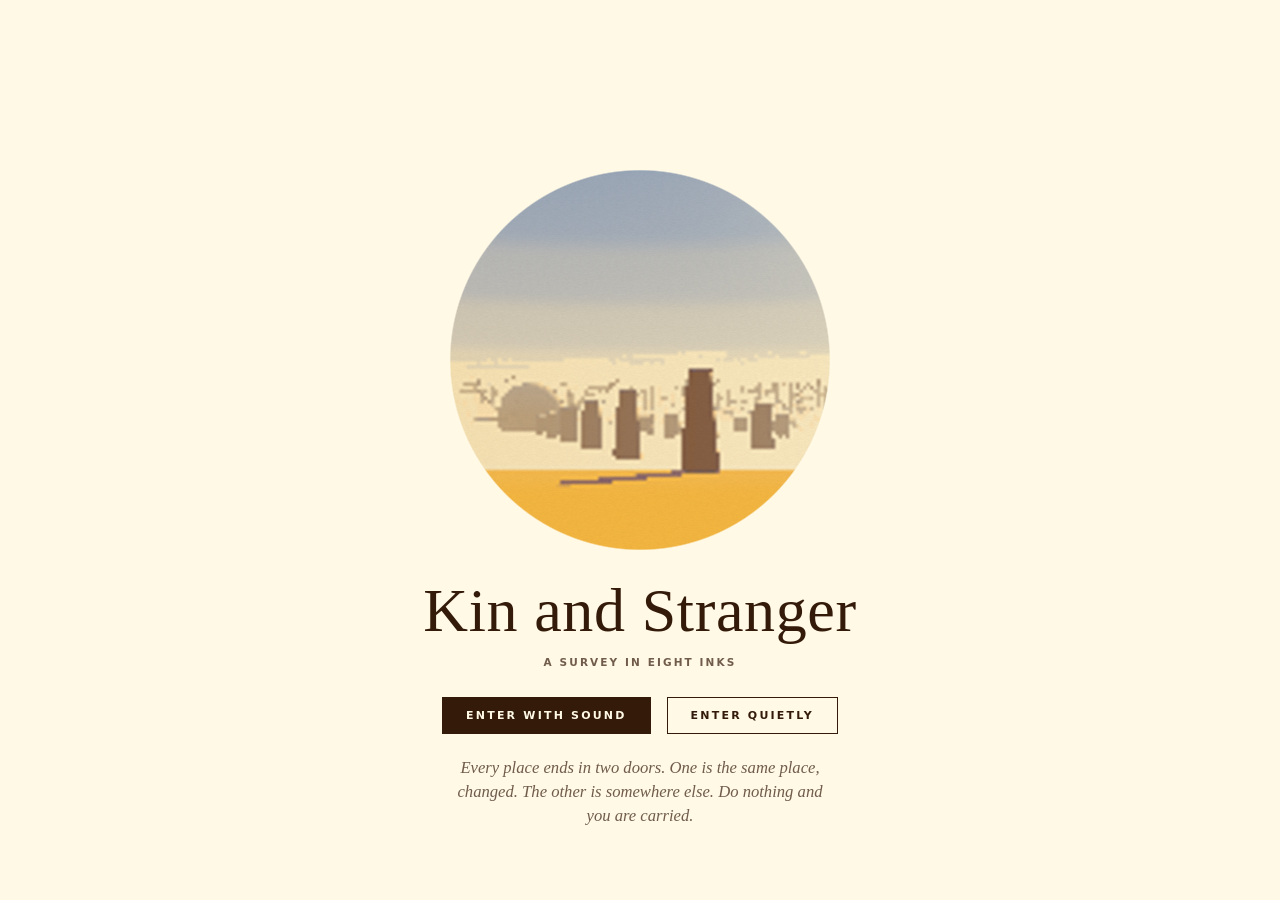
<file: index.html>
<!doctype html>
<html lang="en">
<head>
<meta charset="utf-8">
<meta name="viewport" content="width=device-width, initial-scale=1, viewport-fit=cover">
<title>Kin and Stranger</title>
<meta name="description" content="A slow flight through generated places, printed in eight inks. Every place ends in two doors: one to the same place, changed, and one to somewhere else.">
<meta name="theme-color" content="#101018">
<link rel="icon" href="data:image/svg+xml,%3Csvg xmlns='http://www.w3.org/2000/svg' viewBox='0 0 32 32'%3E%3Crect width='32' height='32' fill='%23f6ead2'/%3E%3Ccircle cx='12' cy='17' r='7' fill='%231d2b5a'/%3E%3Ccircle cx='22' cy='12' r='4.5' fill='%23e23d28'/%3E%3C/svg%3E">
<style>
@property --hole { syntax: '<length-percentage>'; inherits: false; initial-value: 0px; }
:root {
  --paper: #f4ecdc; --ink: #1c1b22; --soft: rgba(28,27,34,.56); --hair: rgba(28,27,34,.18); --accent: #e23d28;
  --mat: clamp(16px, 4.4vmin, 60px);
  --serif: "Iowan Old Style", "Palatino Linotype", Palatino, "Book Antiqua", Georgia, serif;
  --sans: ui-sans-serif, system-ui, -apple-system, "Segoe UI", "Helvetica Neue", Arial, sans-serif;
}
* { box-sizing: border-box; }
html, body { margin: 0; height: 100%; overflow: hidden; background: var(--paper); color: var(--ink); }
body { font: 15px/1.45 var(--serif); -webkit-font-smoothing: antialiased; transition: background-color 2.6s ease, color 2.6s ease; }
button { font: inherit; color: inherit; background: none; border: 0; padding: 0; margin: 0; cursor: pointer; }
button:focus-visible, #line a:focus-visible { outline: 2px solid var(--accent); outline-offset: 4px; border-radius: 2px; }

/* the sheet: a plate mounted on paper, its caption set beneath */
#sheet { position: fixed; inset: 0; display: flex; flex-direction: column;
  padding: max(var(--mat), env(safe-area-inset-top)) max(var(--mat), env(safe-area-inset-right)) max(calc(var(--mat) * .7), env(safe-area-inset-bottom)) max(var(--mat), env(safe-area-inset-left)); }
#plate { position: relative; flex: 1 1 auto; min-height: 0; overflow: hidden; background: var(--ink); box-shadow: 0 0 0 1px var(--hair); }
#view { position: absolute; inset: 0; width: 100%; height: 100%; display: block; touch-action: none; cursor: crosshair; }
#foot { flex: 0 0 auto; display: flex; align-items: flex-start; justify-content: space-between; gap: 28px; padding: calc(var(--mat) * .55) 2px 0; min-height: 5.6em; }
#caption { flex: 1 1 auto; min-width: 0; transition: opacity 1.2s ease; }
#caption.turning { opacity: 0; transition-duration: .35s; }
#cap-no, #keys button, #more h2, #veil-sub, #stat, #more .row button { font: 600 10.5px/1.2 var(--sans); letter-spacing: .2em; text-transform: uppercase; }
#cap-no { color: var(--soft); }
#cap-name { margin: .38em 0 .12em; font-size: clamp(20px, 2.2vw, 31px); font-weight: 400; line-height: 1.12; letter-spacing: .005em; }
#cap-line { margin: 0; max-width: 68ch; font-size: clamp(14px, 1.2vw, 17px); text-wrap: pretty; }
#cap-hint { margin: .45em 0 0; min-height: 1.3em; font-style: italic; font-size: 14px; color: var(--ink); opacity: 0; transition: opacity 1.4s ease; }
#cap-hint.on { opacity: 1; }
#keys { flex: 0 0 auto; display: flex; gap: clamp(14px, 1.8vw, 26px); padding-top: 1px; white-space: nowrap; }
#keys button, #more .row button { color: var(--soft); padding: 6px 0; border-bottom: 1px solid transparent; transition: color .25s, border-color .25s; }
#keys button:hover, #more .row button:hover { color: var(--ink); border-bottom-color: var(--hair); }
#keys button[aria-pressed="true"], #more .row button[aria-pressed="true"], #keys button[aria-expanded="true"] { color: var(--ink); border-bottom-color: var(--accent); }
#toast { position: absolute; left: 50%; bottom: 18px; transform: translateX(-50%); padding: 7px 14px; background: var(--paper); color: var(--ink);
  font: 600 10.5px/1.2 var(--sans); letter-spacing: .18em; text-transform: uppercase; opacity: 0; transition: opacity .5s ease; pointer-events: none; white-space: nowrap; }
#toast.on { opacity: .94; }

/* more: a slip of the same paper */
#keys { position: relative; }
#more { position: absolute; right: 0; bottom: calc(100% + 16px); z-index: 10; white-space: normal;
  width: min(430px, calc(100vw - 2 * var(--mat) - 8px)); max-height: min(70vh, 560px); overflow: auto; padding: 18px 20px 16px;
  background: var(--paper); color: var(--ink); box-shadow: 0 0 0 1px var(--hair), 0 18px 50px rgba(0,0,0,.28); transition: background-color 2.6s ease, color 2.6s ease; }
#more[hidden], #more button[hidden] { display: none; }
#more h2 { margin: 14px 0 9px; color: var(--soft); font-weight: 600; }
#more h2:first-child { margin-top: 0; }
#more .row { display: flex; flex-wrap: wrap; gap: 6px 22px; }
#about { margin: 16px 0 0; font-size: 13.5px; color: var(--soft); }
#stat { margin: 10px 0 0; color: var(--soft); letter-spacing: .12em; font-weight: 500; min-height: 1em; }
/* the way here: each plate as a chip of its own inks */
#line { display: flex; flex-wrap: wrap; align-items: flex-end; gap: 10px 5px; max-height: 190px; overflow: auto; padding: 3px; }
#line a { display: block; text-decoration: none; color: var(--soft); cursor: pointer; text-align: center; font: 600 9px/1 var(--sans); letter-spacing: .08em; }
#line a i { display: block; width: 26px; height: 36px; margin-bottom: 4px; box-shadow: 0 0 0 1px var(--hair); transition: transform .2s ease; }
#line a:hover i { transform: translateY(-3px); }
#line a.here { color: var(--ink); }
#line a.here i { box-shadow: 0 0 0 1px var(--paper), 0 0 0 2.5px var(--accent); }
#line a.stranger { margin-left: 11px; }
#line a:first-child { margin-left: 0; }

/* the veil: the sheet before anything is printed on it, with a hole to look through */
#veil { position: fixed; inset: 0; z-index: 20; display: flex; align-items: flex-end; justify-content: center; background: var(--paper); color: var(--ink);
  -webkit-mask-image: radial-gradient(circle at 50% 40%, transparent var(--hole), #000 calc(var(--hole) + 1.5px)); mask-image: radial-gradient(circle at 50% 40%, transparent var(--hole), #000 calc(var(--hole) + 1.5px));
  transition: --hole 1.5s cubic-bezier(.6,0,.25,1), opacity 1.2s ease, background-color 2.6s ease; }
#veil.peek { --hole: min(21vmin, 200px); }
#veil.open { --hole: 150vmax; transition-duration: 2.6s, 1.2s, 2.6s; pointer-events: none; }
#veil.gone { display: none; }
#veil-in { text-align: center; padding: 0 24px max(8vh, 40px); max-width: 640px; }
#veil-title { font-size: clamp(30px, 5.2vw, 62px); line-height: 1.05; letter-spacing: .01em; }
#veil-sub { margin: 1.2em 0 0; color: var(--soft); }
#veil-note { margin: 1.3em auto 0; max-width: 46ch; font-size: clamp(14px, 1.3vw, 17px); color: var(--soft); font-style: italic; }
#veil-go { margin-top: 1.9em; display: flex; flex-wrap: wrap; gap: 12px 16px; justify-content: center; }
#veil-go button { padding: 13px 24px; font: 600 11px/1 var(--sans); letter-spacing: .2em; text-transform: uppercase; box-shadow: inset 0 0 0 1px var(--ink); transition: background-color .25s, color .25s; }
#veil-go button:first-child, #veil-go button:hover { background: var(--ink); color: var(--paper); }
#veil-go button:first-child:hover { background: var(--accent); box-shadow: inset 0 0 0 1px var(--accent); }

/* full bleed: no mat, the caption laid over the picture and put away when not needed */
body.bleed { --mat: 0px; }
body.bleed #plate { box-shadow: none; }
body.bleed #foot { position: fixed; left: 0; right: 0; bottom: 0; padding: 60px max(22px, env(safe-area-inset-right)) max(18px, env(safe-area-inset-bottom)) max(22px, env(safe-area-inset-left));
  color: #fff; background: linear-gradient(to top, rgba(0,0,0,.55), rgba(0,0,0,0)); transition: opacity 1.2s ease; pointer-events: none; }
body.bleed #foot > * { pointer-events: auto; }
body.bleed.idle #foot { opacity: 0; }
body.bleed #caption, body.bleed.idle #foot > * { pointer-events: none; }   /* what cannot be seen must not take taps */
body.bleed #foot:focus-within { opacity: 1; }
body.bleed #foot:focus-within > nav { pointer-events: auto; }
body.bleed.idle #view { cursor: none; }
body.bleed #foot { --ink: #fff; --soft: rgba(255,255,255,.72); --hair: rgba(255,255,255,.3); }
body.bleed #more { --paper: #17171d; }
body.bleed.more-open #caption { visibility: hidden; }
body.shot #foot, body.shot #veil, body.shot #more { display: none; }

@media (max-width: 720px) {
  #foot { flex-direction: column; gap: 10px; min-height: 0; }
  #keys { align-self: stretch; justify-content: space-between; }
  #keys button { padding: 10px 2px; }
  #cap-line { font-size: 14px; }
  #more { left: 0; right: 0; width: auto; }
}
@media (max-height: 520px) and (orientation: landscape) {
  :root { --mat: 8px; }
  #foot { min-height: 0; padding-top: 6px; }
  #cap-line { display: none; }
  #cap-name { font-size: 18px; margin: .2em 0 0; }
  #cap-hint { display: none; }
}
@media (prefers-reduced-motion: reduce) {
  body, #veil, #more, #caption, #cap-hint { transition-duration: .01s !important; }
}

</style>
</head>
<body>
<!-- GENERATED FILE. Edit the sources in src/ and run: node build.mjs -->
<main id="sheet">
  <div id="plate">
    <canvas id="view" aria-label="The place you are flying through"></canvas>
    <div id="toast" role="status" aria-live="polite"></div>
  </div>
  <footer id="foot">
    <section id="caption" aria-live="polite">
      <div id="cap-no"></div>
      <h1 id="cap-name"></h1>
      <p id="cap-line"></p>
      <p id="cap-hint"></p>
    </section>
    <nav id="keys" aria-label="Controls">
      <button id="b-sound" aria-pressed="false" title="Sound (S)">Sound off</button>
      <button id="b-pause" aria-pressed="false" title="Pause (space)">Pause</button>
      <button id="b-next" title="Bring the doors on (N)">Onward</button>
      <button id="b-more" aria-expanded="false" aria-controls="more" title="More (M)">More</button>
      <aside id="more" hidden aria-label="More">
        <h2>The way here</h2>
        <div id="line" role="list"></div>
        <h2>This place</h2>
        <div class="row">
          <button id="b-copy" title="Copy a link to this place (C)">Copy link</button>
          <button id="b-photo" title="Save this plate as a picture (P)">Save plate</button>
          <button id="b-stay" aria-pressed="false" title="Stay in this place: the doors will not open until you say (L)">Stay here</button>
        </div>
        <h2>The picture</h2>
        <div class="row">
          <button id="b-bleed" aria-pressed="false" title="Fill the window with the picture (B)">Full bleed</button>
          <button id="b-gentle" aria-pressed="false" title="A level, unhurried flight (G)">Gentle flight</button>
          <button id="b-full" title="Fullscreen (F)">Fullscreen</button>
        </div>
        <p id="about">Every place ends in two doors. One opens on the same place, changed: at night, flooded, a long time later. The other opens on somewhere else. Look at a door to choose it, or do nothing and be carried.</p>
        <p id="stat" hidden></p>
      </aside>
    </nav>
  </footer>
</main>
<div id="veil">
  <div id="veil-in">
    <div id="veil-title">Kin and Stranger</div>
    <p id="veil-sub">mixing the inks</p>
    <div id="veil-go" hidden>
      <button id="go-sound">Enter with sound</button>
      <button id="go-quiet">Enter quietly</button>
    </div>
    <p id="veil-note" hidden>Every place ends in two doors. One is the same place, changed. The other is somewhere else. Do nothing and you are carried.</p>
  </div>
</div>
<script>
(function () {
const ARTIFACT = false;
const GLSL = {"a-head":"uniform sampler2D uNoise;\nuniform sampler2D uPortTex0;\nuniform sampler2D uPortTex1;\nuniform vec2 uRes;\nuniform vec3 uCamP, uCamR, uCamU, uCamF;\nuniform float uPix;\nuniform float uTime;\nuniform int uZero;\nuniform vec3 uInk[8];\nuniform vec3 uSunDir;\nuniform vec4 uSun;\nuniform vec4 uAir;\nuniform vec4 uSea;\nuniform vec4 uPathA;\nuniform vec4 uPathB;\nuniform float uTr[16];\nuniform vec4 uSet;\nuniform vec4 uSetK;\nuniform vec4 uEv;\nuniform vec4 uSky;\nuniform vec4 uBody[2];\nuniform vec4 uBodyK[2];\nuniform vec4 uPart;\nuniform vec4 uClip;\nuniform float uClipOn;\nuniform vec4 uPortC[2];\nuniform vec4 uPortN[2];\nuniform vec3 uPortInk[2];\nuniform vec4 uFill;\nuniform vec4 uQ;\n#define TOP 0\n#define LOW 1\n#define GLOW 2\n#define LIT 3\n#define SHADE 4\n#define DEEP 5\n#define PAPER 6\n#define ACCENT 7\nfloat gD;\nvec3 gRd;\nfloat cellExit(vec2 q, float S) {\n  vec2 inv = 1.0 / max(abs(gRd.xz), vec2(1e-4));\n  vec2 tw = (S * 0.5 - q * sign(gRd.xz)) * inv;\n  return min(tw.x, tw.y) + 0.02 * S;\n}\nfloat cellExitZ(float qz, float S) {\n  return (S * 0.5 - qz * sign(gRd.z)) / max(abs(gRd.z), 1e-4) + 0.02 * S;\n}\nstruct Surf { vec3 lit; vec3 shade; float glow; float line; };\nvec4 cell4(ivec2 c) { return texelFetch(uNoise, c & 255, 0); }\nfloat cell1(ivec2 c) { return texelFetch(uNoise, c & 255, 0).r; }\nfloat vnoise(vec2 x) {\n  vec2 i = floor(x), f = fract(x);\n  f = f * f * (3.0 - 2.0 * f);\n  ivec2 c = ivec2(i);\n  float a = cell1(c), b = cell1(c + ivec2(1, 0)), d = cell1(c + ivec2(0, 1)), e = cell1(c + ivec2(1, 1));\n  return mix(mix(a, b, f.x), mix(d, e, f.x), f.y);\n}\nfloat vnoise1(float x) {\n  float i = floor(x), f = fract(x);\n  f = f * f * (3.0 - 2.0 * f);\n  int c = int(i);\n  return mix(cell1(ivec2(c, 71)), cell1(ivec2(c + 1, 71)), f);\n}\nfloat vnoise2(vec2 x) {\n  return 0.65 * vnoise(x) + 0.35 * vnoise(mat2(1.6, 1.2, -1.2, 1.6) * x + 31.7);\n}\nfloat ign(vec2 p) { return fract(52.9829189 * fract(dot(p, vec2(0.06711056, 0.00583715)))); }\nmat2 rot(float a) { float c = cos(a), s = sin(a); return mat2(c, -s, s, c); }\nfloat sdBox(vec3 p, vec3 b) { vec3 q = abs(p) - b; return length(max(q, 0.0)) + min(max(q.x, max(q.y, q.z)), 0.0); }\nfloat sdBox2(vec2 p, vec2 b) { vec2 q = abs(p) - b; return length(max(q, 0.0)) + min(max(q.x, q.y), 0.0); }\nfloat sdCyl(vec3 p, float r, float h) { vec2 d = vec2(length(p.xz) - r, abs(p.y) - h); return min(max(d.x, d.y), 0.0) + length(max(d, 0.0)); }\nfloat sdTorus(vec3 p, float R, float r) { return length(vec2(length(p.xy) - R, p.z)) - r; }\nfloat sdSeg(vec3 p, vec3 a, vec3 b, float r) { vec3 pa = p - a, ba = b - a; return length(pa - ba * clamp(dot(pa, ba) / dot(ba, ba), 0.0, 1.0)) - r; }\nfloat stairs(float x, float s) { float k = x / s; return s * (floor(k) + smoothstep(0.0, 0.08, fract(k))); }\nvec2 pathXY(float z) {\n  return vec2(uPathA.x * sin(z * uPathA.y + uPathA.z),\n              uPathB.z + uPathA.w * sin(z * uPathB.x + uPathB.y));\n}\nfloat setRaw(vec3 q, float kind, float motion) {\n  float d = 1e5;\n  if (kind < 1.5) {\n    float frame = max(sdBox(q - vec3(0.0, 2.0, 0.0), vec3(1.25, 2.0, 0.16)), -sdBox(q - vec3(0.0, 1.8, 0.0), vec3(0.8, 1.8, 0.5)));\n    vec3 l = q - vec3(-0.8, 1.8, 0.0);\n    l.xz = rot(-1.9 * motion) * l.xz;\n    d = min(frame, sdBox(l - vec3(0.8, 0.0, 0.0), vec3(0.78, 1.78, 0.045)));\n  } else if (kind < 2.5) {\n    d = length(q - vec3(0.0, 1.0 + 2.4 * motion, 0.0)) - 1.0;\n  } else if (kind < 3.5) {\n    vec3 r = q - vec3(0.0, 1.55, 0.0);\n    d = sdTorus(r, 1.5, 0.11);\n  } else if (kind < 4.5) {\n    float taper = 0.42 - 0.035 * q.y;\n    d = max(sdBox2(q.xz, vec2(taper)), abs(q.y - 3.0) - 3.0);\n    d = min(d, sdBox(q - vec3(0.0, 6.15, 0.0), vec3(0.34, 0.15, 0.34)));\n    d = max(d, -sdBox(q - vec3(0.0, 5.3, 0.0), vec3(0.08, 0.14, 1.0)));\n  } else if (kind < 5.5) {\n    float tread = q.y - stairs(q.z + 3.0, 0.25) * 0.72;\n    d = max(max(tread * 0.7, abs(q.x) - 0.6), max(abs(q.z) - 3.0, -q.y - 0.2));\n    d = max(d, -(q.y - (q.z + 3.0) * 0.72 + 0.55) * 0.7);\n  } else if (kind < 6.5) {\n    vec3 a = q - vec3(0.0, 1.6, 0.0);\n    float outer = max(sdBox(a, vec3(1.5, 1.6, 0.34)), -a.y - 1.6);\n    float hole = min(length(a.xy - vec2(0.0, 0.5)) - 1.0, sdBox2(a.xy - vec2(0.0, -0.6), vec2(1.0, 1.1)));\n    d = max(outer, -hole);\n  } else if (kind < 7.5) {\n    vec3 s = q - vec3(0.0, 1.6 + 0.5 * motion, 0.0);\n    s.xy = rot(0.22) * s.xy;\n    d = sdBox(s, vec3(0.5, 1.4, 0.22));\n  } else {\n    d = sdCyl(q - vec3(0.0, 1.0, 0.0), 0.09, 1.0);\n    d = min(d, length(q - vec3(0.0, 2.3, 0.0)) - 0.8);\n    d = min(d, length(q - vec3(0.62, 1.85, 0.1)) - 0.5);\n    d = min(d, length(q - vec3(-0.55, 1.95, -0.15)) - 0.55);\n  }\n  return d;\n}\nfloat setPiece(vec3 p) {\n  if (uSetK.x < 0.5) return 1e5;\n  vec3 q = p - uSet.xyz;\n  float bound = length(q - vec3(0.0, 3.5 * uSet.w, 0.0)) - 5.5 * uSet.w;\n  if (bound > 2.0 * uSet.w) return bound;\n  q.xz = rot(uSetK.y) * q.xz;\n  return setRaw(q / uSet.w, uSetK.x, uSetK.z) * uSet.w;\n}\nSurf setSurf(vec3 p) {\n  vec3 q = p - uSet.xyz;\n  q.xz = rot(uSetK.y) * q.xz;\n  q /= uSet.w;\n  Surf s = Surf(mix(uInk[LIT], uInk[PAPER], 0.55), mix(uInk[SHADE], uInk[DEEP], 0.45), 0.0, 1.0);\n  float k = uSetK.x, lit = uSetK.w;\n  bool accent = false;\n  if (k < 1.5) accent = abs(q.z) < 0.6 && abs(q.x) < 0.8 && q.y < 3.6 && lit > 0.5 && false;\n  else if (k < 2.5) accent = lit > 0.01;\n  else if (k < 3.5) accent = lit > 0.01;\n  else if (k < 4.5) accent = q.y > 5.1 && q.y < 5.5 && abs(q.x) < 0.1;\n  else if (k < 7.5 && k > 6.5) accent = lit > 0.01;\n  else if (k > 7.5) accent = q.y > 1.4 && lit > 0.01;\n  if (accent) {\n    float a = (k > 3.5 && k < 4.5) ? max(lit, 0.35) : lit;\n    s.lit = mix(s.lit, uInk[ACCENT], a);\n    s.shade = mix(s.shade, uInk[ACCENT] * 0.72, a);\n    s.glow = a * ((k > 3.5 && k < 4.5) ? 1.0 : 0.35);\n  }\n  return s;\n}","forms/canal":"#define FAR 800.0\n#define STEPK 0.9\n#define SHFAR 140.0\nfloat shafts(vec3 ro, vec3 rd, float t, float jit) { return 0.0; }\nvec4 house(float cz, float side) { return cell4(ivec2(int(cz) * 3 + (side > 0.0 ? 1 : 0), 97)); }\nbool oddHouse(float cz, float side) { return uTr[12] > 0.5 && abs(cz - uTr[10]) < 0.5 && side * uTr[11] > 0.0; }\nfloat houseH(float cz, float side, vec4 r) {\n  float h = uTr[2] + uTr[3] * r.x;\n  bool odd = oddHouse(cz, side);\n  if (odd && uTr[12] > 2.5) h = (uTr[2] + uTr[3]) * 1.8;\n  if ((odd && uTr[12] > 1.5 && uTr[12] < 2.5) || (!odd && r.z < uTr[15])) return 0.0;\n  return floor(h / uTr[8]) * uTr[8] + 1.1;\n}\nfloat houseD(vec3 p, float cz, float side, float ax) {\n  vec4 r = house(cz, side);\n  float h = houseH(cz, side, r);\n  if (h <= 0.0) return 1e5;\n  float B = uTr[1];\n  vec3 q3 = vec3(uTr[0] + uTr[4] + uTr[14] * r.y - ax, p.y - h, abs(p.z - (cz + 0.5) * B) - B * 0.5);\n  return length(max(q3, 0.0)) + min(max(q3.x, max(q3.y, q3.z)), 0.0);\n}\nfloat bridgeD(vec3 p) {\n  float Wc = uTr[0], hs = uTr[6];\n  float zb = mod(p.z + uTr[5] * 0.5, uTr[5]) - uTr[5] * 0.5;\n  float R = (Wc * Wc + (hs - 1.0) * (hs - 1.0)) / (2.0 * (hs - 1.0));\n  float px = p.x - pathXY(p.z).x;\n  float ring = abs(length(vec2(px, p.y - hs + R)) - R - 0.4) - 0.4;\n  return max(max(ring, abs(zb) - 1.7), max(abs(px) - Wc - 0.6, 0.8 - p.y));\n}\nfloat map(vec3 p) {\n  float Wc = uTr[0], B = uTr[1], Q = uTr[4];\n  float px = p.x - pathXY(p.z).x;\n  float ax = abs(px), side = px < 0.0 ? -1.0 : 1.0;\n  float d = p.y + 3.0;\n  vec2 q2 = vec2(Wc - ax, p.y - 1.0);\n  d = min(d, length(max(q2, 0.0)) + min(max(q2.x, q2.y), 0.0));\n  float roofs = (uTr[2] + uTr[3]) * 1.8 + 2.0;\n  if (p.y > roofs + 1.0) { gD = 1e3; return (p.y - roofs) * 0.94; }\n  float cz = floor(p.z / B), qz = p.z - (cz + 0.5) * B;\n  d = min(d, houseD(p, cz, side, ax));\n  d = min(d, houseD(p, cz + (qz > 0.0 ? 1.0 : -1.0), side, ax));\n  if (uTr[5] > 1.0) d = min(d, bridgeD(p));\n  if (uTr[13] > 0.5) {\n    float away = length(p.xz - uCamP.xz);\n    float zp = mod(p.z, 9.0) - 4.5;\n    float top = 2.7 * (1.0 - smoothstep(70.0, 120.0, away));\n    d = min(d, max(length(vec2(ax - Wc + 1.3, zp)) - 0.16 - min(0.7 * uPix * away, 0.2), p.y - top));\n  }\n  d = min(d * 0.94, setPiece(p));\n  gD = d;\n  return min(d, cellExitZ(qz, B));\n}\nSurf surf(vec3 p, vec3 n, float t) {\n  if (setPiece(p) < 0.02 + 0.002 * t) return setSurf(p);\n  float Wc = uTr[0], B = uTr[1], Q = uTr[4], st = uTr[8];\n  float px = p.x - pathXY(p.z).x;\n  float ax = abs(px), side = px < 0.0 ? -1.0 : 1.0;\n  Surf s = Surf(mix(uInk[LIT], uInk[PAPER], 0.3), mix(uInk[SHADE], uInk[DEEP], 0.3), 0.0, 1.0);\n  float wet = uSea.x > 0.5 ? (1.0 - smoothstep(uSea.y + 0.35, uSea.y + 0.7, p.y)) : 0.0;\n  if (p.y < -2.9) { s.lit = mix(uInk[LIT], uInk[SHADE], 0.45); s.shade = uInk[SHADE]; s.line = 0.0; return s; }\n  if (uTr[5] > 1.0 && bridgeD(p) < 0.03 + 0.002 * t) {\n    s.lit = mix(uInk[LIT], uInk[PAPER], 0.6);\n    return s;\n  }\n  if (abs(ax - Wc + 1.3) < 0.75 && p.y < 3.0 && p.y > -2.9) {\n    s.lit = mix(uInk[SHADE], uInk[LIT], 0.3); s.shade = uInk[DEEP];\n    if (p.y > 2.1) { s.lit = uInk[ACCENT]; s.shade = mix(uInk[ACCENT], uInk[DEEP], 0.4); }\n    return s;\n  }\n  float zin = p.z - n.z * (0.06 + 0.9 * uPix * t);\n  float cz = floor(zin / B), qz = p.z - (cz + 0.5) * B;\n  vec4 r = house(cz, side);\n  float h = houseH(cz, side, r);\n  bool front = abs(n.x) > 0.7 && ax > Wc + Q - 0.05 && p.y > 1.02;\n  if (!front && (p.y < 1.06 || ax < Wc + Q - 0.05)) {\n    s.lit = mix(s.lit, mix(uInk[SHADE], uInk[LIT], 0.4), wet); s.shade = mix(s.shade, uInk[DEEP], wet * 0.6);\n    float flag = smoothstep(0.46, 0.49, abs(fract(p.z / 2.2) - 0.5)) * step(0.5, n.y) * exp(-t * 0.02);\n    s.lit = mix(s.lit, uInk[SHADE], flag * 0.35);\n    return s;\n  }\n  float tint = r.w;\n  vec3 wall = tint < 0.25 ? mix(uInk[LIT], uInk[PAPER], 0.55) : tint < 0.5 ? mix(uInk[LIT], uInk[GLOW], 0.45) : tint < 0.75 ? uInk[LIT] : mix(uInk[LIT], uInk[SHADE], 0.3);\n  s.lit = wall; s.shade = mix(mix(uInk[SHADE], wall, 0.22), uInk[DEEP], 0.12);\n  bool odd = oddHouse(cz, side);\n  if (odd && uTr[12] < 1.5) { s.lit = uInk[ACCENT]; s.shade = mix(uInk[ACCENT], uInk[DEEP], 0.45); s.glow = 0.06; }\n  if (p.y > h - 0.02) { s.lit = mix(uInk[SHADE], uInk[LIT], 0.4); s.shade = mix(uInk[SHADE], uInk[DEEP], 0.5); return s; }\n  if (front) {\n    float foot = uPix * t / max(abs(dot(n, normalize(p - uCamP))), 0.04);\n    float fade = exp(-t * 0.0035) * (1.0 - smoothstep(0.22 * uTr[7], 0.5 * uTr[7], foot));\n    s.lit = mix(s.lit, uInk[PAPER], 0.6 * step(h - 0.55, p.y));\n    float lo = 1.0 - step(1.0 + st * 0.9, p.y);\n    s.lit = mix(s.lit, mix(s.lit, uInk[SHADE], 0.3), lo);\n    float W = uTr[7];\n    float nw = max(floor((B - 1.6) / W), 1.0);\n    float u = (qz + nw * W * 0.5) / W;\n    float col = floor(u), row = floor((p.y - 1.0) / st);\n    vec2 f = vec2(fract(u), fract((p.y - 1.0) / st));\n    float inx = step(abs(f.x - 0.5), 0.26), iny = step(0.26, f.y) * step(f.y, lo > 0.5 ? 0.72 : 0.78);\n    float win = inx * iny * step(0.0, u) * step(u, nw) * step(p.y, h - st * 0.55);\n    if (win > 0.5) {\n      float rnd = cell1(ivec2(int(cz) * 13 + int(col) * 3 + (side > 0.0 ? 1 : 0), int(row) * 7 + 31));\n      float on = step(rnd, uTr[9] + (1.0 - uTr[9]) * uEv.x * step(0.5, uEv.y) - 0.002);\n      vec3 dark = mix(uInk[DEEP], uInk[SHADE], 0.35);\n      s.lit = mix(s.lit, mix(dark, uInk[ACCENT], on), fade);\n      s.shade = mix(s.shade, mix(uInk[DEEP], uInk[ACCENT], on), fade);\n      s.glow = on * fade * 0.9;\n      s.line = 0.0;\n    }\n  }\n  return s;\n}","forms/cistern":"#define FAR 420.0\n#define STEPK 0.95\n#define SHFAR 70.0\nfloat archHole(vec2 q, float a, float h0) {\n  return min(sdBox2(q - vec2(0.0, h0 * 0.5 - 2.0), vec2(a, h0 * 0.5 + 2.0)), length(q - vec2(0.0, h0)) - a);\n}\nfloat inBeam(vec3 p) {\n  float S = uTr[0];\n  vec3 q = p + uSunDir * ((uTr[1] - p.y) / max(uSunDir.y, 0.05));\n  float u = mod(q.x + S * 0.5, S) - S * 0.5;\n  float n = max(uTr[7], 1.0);\n  float vz = mod(q.z + S * 0.5, S * n) - S * n * 0.5;\n  return step(max(abs(u), abs(vz)), uTr[6]);\n}\nfloat shafts(vec3 ro, vec3 rd, float t, float jit) {\n  if (uTr[6] < 0.01 || uTr[13] > 0.5 || uSunDir.y < 0.05) return 0.0;\n  float far = min(t, 5.0 * uTr[0]), s = 0.0;\n  for (int i = uZero; i < 14; i++) {\n    float f = (float(i) + 0.5) / 14.0;\n    vec3 p = ro + rd * far * f;\n    s += inBeam(p) * step(p.y, uTr[1]) * exp(-far * f * uAir.x * 1.5);\n  }\n  return s / 14.0 * (far / (4.0 * uTr[0])) * 1.5;\n}\nfloat map(vec3 p) {\n  float S = uTr[0], H = uTr[1], h0 = uTr[2], r = uTr[3], w = uTr[11];\n  float u = mod(p.x + S * 0.5, S) - S * 0.5;\n  float v = mod(p.z, S) - S * 0.5;\n  float cu = S * 0.5 - abs(u), cv = S * 0.5 - abs(v);\n  float a = S * 0.5 - r;\n  float cz = floor(p.z / S + 0.5), side = sign(p.x);\n  bool odd = uTr[9] > 0.5 && abs(cz - uTr[8]) < 0.5 && abs(p.x) < S && side * uTr[10] > 0.0;\n  float lod = uTr[13] > 0.5 ? 1.0 - smoothstep(9.0 * S, 13.0 * S, length(p.xz - uCamP.xz)) : 1.0;\n  H *= lod; h0 *= lod;\n  float top = uTr[5] > 0.5 ? h0 + 0.3 : H;\n  float col = uTr[4] < 0.5 ? length(vec2(cu, cv)) - r : max(cu, cv) - r * 0.9;\n  col = max(col, p.y - top);\n  col = min(col, max(max(cu, cv) - r * 1.35, abs(p.y - 0.25) - 0.45));\n  col = min(col, max(max(cu, cv) - r * 1.3, abs(p.y - top + 0.25) - 0.3));\n  if (odd) {\n    if (uTr[9] > 1.5 && uTr[9] < 2.5) col = 1e5;\n    else if (uTr[9] > 2.5) col = max(col, p.y - 1.6 - 0.5 * cu);\n  }\n  float d = col;\n  if (uTr[5] > 0.5) {\n    d = min(d, max(max(cu - w, -archHole(vec2(v, p.y), a, h0)), p.y - H));\n    if (uTr[5] > 1.5) d = min(d, max(max(cv - w, -archHole(vec2(u, p.y), a, h0)), p.y - H));\n  }\n  if (uTr[13] < 0.5) {\n    float roof = max(H - p.y, p.y - H - 0.7);\n    if (uTr[6] > 0.01) {\n      float n = max(uTr[7], 1.0);\n      float vz = mod(p.z + S * 0.5, S * n) - S * n * 0.5;\n      roof = max(roof, uTr[6] - max(abs(u), abs(vz)));\n    }\n    d = min(d, roof);\n  }\n  d = min(d, p.y + 0.6);\n  d = min(d, setPiece(p));\n  gD = d;\n  return d;\n}\nSurf surf(vec3 p, vec3 n, float t) {\n  if (setPiece(p) < 0.02 + 0.002 * t) return setSurf(p);\n  float S = uTr[0], H = uTr[1];\n  Surf s = Surf(mix(uInk[LIT], uInk[PAPER], 0.35), mix(uInk[SHADE], uInk[DEEP], 0.4), 0.0, 1.0);\n  if (p.y < -0.5) {\n    s.lit = uInk[LIT]; s.shade = uInk[SHADE];\n    vec2 f = abs(fract(p.xz / (S * 0.25)) - 0.5);\n    float line = smoothstep(0.47, 0.49, max(f.x, f.y)) * exp(-t * 0.02);\n    s.shade = mix(s.shade, uInk[DEEP], line * 0.5); s.lit = mix(s.lit, uInk[SHADE], line * 0.5);\n    s.line = 0.0;\n    return s;\n  }\n  if (p.y > H - 0.02 && n.y < -0.5) { s.lit = mix(uInk[LIT], uInk[SHADE], 0.5); return s; }\n  float course = smoothstep(0.44, 0.48, abs(fract(p.y / 0.9) - 0.5)) * step(abs(n.y), 0.5) * exp(-t * 0.03);\n  s.lit = mix(s.lit, mix(uInk[LIT], uInk[SHADE], 0.45), course * 0.6);\n  float wet = uSea.x > 0.5 ? (1.0 - smoothstep(uSea.y + 0.5, uSea.y + 0.9, p.y)) : 0.0;\n  s.lit = mix(s.lit, mix(uInk[SHADE], uInk[LIT], 0.35), wet); s.shade = mix(s.shade, uInk[DEEP], wet * 0.5);\n  float cz = floor(p.z / S + 0.5);\n  bool odd = uTr[9] > 0.5 && uTr[9] < 1.5 && abs(cz - uTr[8]) < 0.5 && abs(p.x) < S && sign(p.x) * uTr[10] > 0.0;\n  float u = mod(p.x + S * 0.5, S) - S * 0.5, v = mod(p.z, S) - S * 0.5;\n  bool onCol = length(vec2(S * 0.5 - abs(u), S * 0.5 - abs(v))) < uTr[3] * 1.5;\n  if (odd && onCol && p.y < uTr[2] + 0.4) { s.lit = uInk[ACCENT]; s.shade = mix(uInk[ACCENT], uInk[DEEP], 0.4); s.glow = 0.12; }\n  vec3 lc = vec3(sign(u) * (S * 0.5 - uTr[3]), 2.7, sign(v) * S * 0.5);\n  if (uTr[12] > 0.5 && length(vec3(u, p.y, v) - lc) < 0.42) {\n    float on = step(cell1(ivec2(int(cz), int(sign(p.x)) + 5)), uEv.x * 1.02 - 0.01);\n    s.lit = mix(s.lit, uInk[ACCENT], on); s.shade = mix(s.shade, uInk[ACCENT], on); s.glow = on;\n  }\n  return s;\n}","forms/plain":"#define FAR 1500.0\n#define STEPK 0.92\n#define SHFAR 160.0\nfloat groundH(vec2 x) {\n  return uTr[8] > 0.01 ? uTr[8] * (vnoise(x * 0.012) - 0.5) * smoothstep(8.0, 40.0, abs(x.x)) : 0.0;\n}\nbool isOdd(ivec2 c) { return c.x == int(uTr[5]) && c.y == int(uTr[6]); }\nfloat thing(vec3 q, float kind, float H, float W, vec4 r, bool odd) {\n  float ex = odd ? uTr[7] : 0.0;\n  if (ex > 1.5 && ex < 2.5) return 1e5;\n  if (ex > 2.5 && ex < 3.5) { H *= 2.4; W *= 1.9; }\n  if (ex > 3.5) { q.zy = rot(1.32) * (q.zy - vec2(0.0, W)); q.y += W; }\n  float d;\n  if (kind < 1.5) {\n    float w = W * (1.0 - 0.55 * clamp(q.y / H, 0.0, 1.0));\n    d = max(sdBox2(q.xz, vec2(w)), abs(q.y - H * 0.5) - H * 0.5) * 0.9;\n  } else if (kind < 2.5) {\n    q.xz = rot(r.w * 6.283) * q.xz;\n    float h = H * (0.6 + 0.4 * r.x);\n    d = sdBox(q - vec3(0.0, h * 0.5, 0.0), vec3(W, h * 0.5, W * 0.38)) - W * 0.18;\n  } else if (kind < 3.5) {\n    d = sdCyl(q - vec3(0.0, H * 0.5, 0.0), W * 0.12, H * 0.5);\n    d = min(d, length(q - vec3(0.0, H + W * 0.55, 0.0)) - W * 0.6);\n  } else if (kind < 4.5) {\n    vec3 g = q; g.x = abs(g.x) - W * 2.2;\n    d = sdBox(g - vec3(0.0, H * 0.5, 0.0), vec3(W * 0.3, H * 0.5, W * 0.3));\n    d = min(d, sdBox(q - vec3(0.0, H * 0.94, 0.0), vec3(W * 3.0, W * 0.28, W * 0.38)));\n    d = min(d, sdBox(q - vec3(0.0, H * 0.74, 0.0), vec3(W * 2.4, W * 0.18, W * 0.26)));\n  } else {\n    d = length(q - vec3(0.0, -H * 0.15, 0.0)) - H * 0.75;\n  }\n  return d;\n}\nfloat shafts(vec3 ro, vec3 rd, float t, float jit) { return 0.0; }\nfloat map(vec3 p) {\n  float d = p.y - groundH(p.xz);\n  d = min(d, setPiece(p));\n  gD = d;\n  float kind = uTr[0];\n  if (kind < 0.5) return d;\n  float S = uTr[1], H = uTr[2], W = uTr[10];\n  float away = length(p.xz - uCamP.xz);\n  float lod = 1.0 - smoothstep(9.0 * S, 13.0 * S, away);\n  if (lod < 0.01) return d;\n  H *= lod;\n  float top = H * 2.5 + 2.0;\n  if (p.y > top) { gD = d; return min(d, p.y - top + 1.0); }\n  ivec2 c = ivec2(floor(p.xz / S));\n  vec4 r = cell4(c);\n  vec3 q = vec3(p.x - (float(c.x) + 0.5) * S, p.y, p.z - (float(c.y) + 0.5) * S);\n  float ex = cellExit(q.xz, S);\n  bool odd = isOdd(c);\n  if (r.x < uTr[4] || odd) {\n    q.xz -= (r.yz - 0.5) * S * 0.42 * uTr[3] * (odd ? 0.0 : 1.0);\n    d = min(d, thing(q, kind, H, W, r, odd) - min(0.8 * uPix * away, 0.8 * W) * lod);\n  }\n  gD = d;\n  return min(d, ex);\n}\nSurf surf(vec3 p, vec3 n, float t) {\n  float gh = groundH(p.xz);\n  if (setPiece(p) < 0.02 + 0.002 * t) return setSurf(p);\n  if (p.y - gh > 0.03 + 0.003 * t || n.y < 0.6) {\n    Surf s = Surf(mix(uInk[LIT], uInk[PAPER], 0.3), mix(uInk[SHADE], uInk[DEEP], 0.5), 0.0, 1.0);\n    float S = uTr[1];\n    ivec2 c = ivec2(floor(p.xz / S));\n    vec4 r = cell4(c);\n    bool odd = isOdd(c);\n    float kind = uTr[0];\n    bool lamp = kind > 2.5 && kind < 3.5 && p.y > uTr[2] * (odd && uTr[7] > 2.5 && uTr[7] < 3.5 ? 2.4 : 1.0);\n    float on = lamp ? step(r.w, uEv.x * 1.02 - 0.01) : 0.0;\n    if (odd && uTr[7] > 0.5 && uTr[7] < 1.5 && (lamp || kind < 2.5 || kind > 3.5)) on = 1.0;\n    if (on > 0.5) { s.lit = uInk[ACCENT]; s.shade = mix(uInk[ACCENT], uInk[PAPER], 0.25); s.glow = lamp ? 1.0 : 0.3; }\n    return s;\n  }\n  Surf s = Surf(uInk[LIT], uInk[SHADE], 0.0, 0.0);\n  float fade = exp(-t * 0.006);\n  if (uTr[9] > 0.5 && uTr[9] < 1.5) {\n    vec2 x = p.xz * 0.16; ivec2 ci = ivec2(floor(x)); vec2 f = fract(x);\n    float d1 = 8.0, d2 = 8.0;\n    for (int j = -1; j <= 1; j++) for (int i = -1; i <= 1; i++) {\n      vec4 r = cell4(ci + ivec2(i, j) + 53);\n      float d = length(vec2(float(i), float(j)) + r.xy - f);\n      if (d < d1) { d2 = d1; d1 = d; } else if (d < d2) d2 = d;\n    }\n    float line = 1.0 - smoothstep(0.02, 0.05 + 2.0 * uPix * t, d2 - d1);\n    s.lit = mix(s.lit, mix(uInk[LIT], uInk[SHADE], 0.55), line * fade);\n    s.shade = mix(s.shade, uInk[DEEP], line * fade * 0.4);\n  }\n  return s;\n}","forms/stair":"#define FAR 640.0\n#define STEPK 0.9\n#define SHFAR 110.0\nfloat shafts(vec3 ro, vec3 rd, float t, float jit) { return 0.0; }\nfloat qp(vec2 q) { return length(max(q, 0.0)) + min(max(q.x, q.y), 0.0); }\nfloat flightA(float z, float i) { float P = uTr[4]; return P * 0.5 - abs(mod(z + i * P * 0.5, P) - P * 0.5); }\nfloat map(vec3 p) {\n  float W0 = uTr[0], D = uTr[1], RH = uTr[2], N = uTr[3], Bn = uTr[13];\n  float M = N + Bn, base = -Bn * RH, top = N * RH;\n  float d;\n  if (p.y > top + 9.0) { gD = 1e3; return (p.y - top - 8.0) * 0.94; }\n  float px = p.x - pathXY(p.z).x;\n  float ax = abs(px), u = ax - W0;\n  float i = clamp(floor(u / D), -1.0, M - 1.0);\n  d = i < -0.5 ? p.y - base : qp(vec2(i * D - u, p.y - (base + (i + 1.0) * RH)));\n  if (i < M - 1.0) d = min(d, qp(vec2((i + 1.0) * D - u, p.y - (base + (i + 2.0) * RH))));\n  if (i > -0.5 && i < M - 1.5) {\n    float n = uTr[5], tw = uTr[4] * 0.5 / n, sh = RH / n, yb = base + (i + 1.0) * RH;\n    float a = flightA(p.z, i), k = clamp(floor(a / tw), 0.0, n - 1.0);\n    float df = qp(vec2(k * tw - a, p.y - (yb + (k + 1.0) * sh)));\n    if (k < n - 1.5) df = min(df, qp(vec2((k + 1.0) * tw - a, p.y - (yb + (k + 2.0) * sh))));\n    float slope = RH / (uTr[4] * 0.5);\n    float ramp = (p.y - yb - sh * 0.5 - a * slope) / sqrt(1.0 + slope * slope);\n    df = mix(df, ramp, smoothstep(sh / (3.2 * uPix), sh / (1.6 * uPix), length(p.xz - uCamP.xz)));\n    d = min(d, max(df, (i + 0.5) * D - u));\n  }\n  float away = length(p.xz - uCamP.xz), fat = min(0.7 * uPix * away, 0.25);\n  if (uTr[6] > 1.0) {\n    float zf = mod(p.z, uTr[6]) - uTr[6] * 0.5;\n    float pier = sdBox(vec3(ax - W0 + 0.45, p.y - (top + 1.3 + base) * 0.5, zf), vec3(0.45, (top + 1.3 - base) * 0.5, 0.55)) - fat;\n    float beam = sdBox(vec3(px, p.y - top - 0.75, zf), vec3(W0, 0.55, 0.55)) - fat;\n    d = min(d, min(pier, beam));\n  }\n  if (uTr[7] > 1.0) {\n    float zk = mod(p.z, uTr[7]) - uTr[7] * 0.5;\n    vec3 q = vec3(ax - (W0 + M * D + 2.6), p.y - top, zk);\n    float lod = 1.0 - smoothstep(170.0, 260.0, away);\n    float roof = sdBox(q - vec3(0.0, 3.1 * lod, 0.0), vec3(1.5, 0.22, 1.5) * lod);\n    roof = min(roof, sdBox(q - vec3(0.0, 3.6 * lod, 0.0), vec3(0.8, 0.3, 0.8) * lod));\n    float posts = max(length(abs(q.xz) - 1.2) - 0.16 - fat, q.y - 3.0 * lod);\n    d = min(d, min(roof, posts));\n  }\n  d = min(d * 0.94, setPiece(p));\n  gD = d;\n  return d;\n}\nSurf surf(vec3 p, vec3 n, float t) {\n  if (setPiece(p) < 0.02 + 0.002 * t) return setSurf(p);\n  float W0 = uTr[0], D = uTr[1], RH = uTr[2], N = uTr[3], Bn = uTr[13];\n  float M = N + Bn, base = -Bn * RH, top = N * RH;\n  float px = p.x - pathXY(p.z).x;\n  float ax = abs(px), u = ax - W0, side = px < 0.0 ? -1.0 : 1.0;\n  Surf s = Surf(mix(uInk[LIT], uInk[PAPER], 0.4), mix(uInk[SHADE], uInk[DEEP], 0.25), 0.0, 1.0);\n  if (p.y > top + 0.06) {\n    if (uTr[7] > 1.0 && u > M * D + 0.8) {\n      bool roof = p.y > top + 2.85;\n      s.lit = roof ? uInk[ACCENT] : s.lit; s.shade = roof ? mix(uInk[ACCENT], uInk[DEEP], 0.5) : s.shade;\n      float zc = floor(p.z / uTr[7]);\n      if (uTr[12] > 0.5 && roof && n.y < -0.5) {\n        float on = step(cell1(ivec2(int(zc), int(side) + 9)), uEv.x * 1.02 - 0.01);\n        s.lit = mix(s.lit, uInk[ACCENT], on); s.shade = mix(s.shade, uInk[ACCENT], on); s.glow = on;\n      }\n    }\n    return s;\n  }\n  float i = clamp(floor(u / D), -1.0, M - 1.0);\n  bool flight = i > -0.5 && i < M - 1.5 && u > (i + 0.5) * D - 0.02 && p.y > base + (i + 1.0) * RH + 0.02;\n  bool riser = abs(n.y) < 0.45;\n  if (riser) s.lit = mix(uInk[LIT], uInk[SHADE], 0.18);\n  if (flight) {\n    s.lit = riser ? uInk[LIT] : mix(uInk[LIT], uInk[PAPER], 0.62);\n    float zc = floor((p.z + i * uTr[4] * 0.5) / uTr[4]);\n    if (uTr[11] > 0.5 && abs(i - uTr[8]) < 0.5 && abs(zc - uTr[9]) < 0.5 && side * uTr[10] > 0.0) {\n      s.lit = uInk[ACCENT]; s.shade = mix(uInk[ACCENT], uInk[DEEP], 0.45); s.glow = 0.08;\n    }\n  } else if (!riser && u > 0.0) {\n    float joint = smoothstep(0.46, 0.49, abs(fract(p.z / 3.0) - 0.5)) * exp(-t * 0.02);\n    s.lit = mix(s.lit, uInk[SHADE], joint * 0.3);\n  }\n  float wet = (1.0 - smoothstep(0.12, 0.45, p.y)) * step(base + 0.05, p.y);\n  s.lit = mix(s.lit, mix(uInk[SHADE], uInk[LIT], 0.3), wet); s.shade = mix(s.shade, uInk[DEEP], wet * 0.6);\n  if (p.y < base + 0.05) { s.lit = mix(uInk[SHADE], uInk[LIT], 0.4); s.line = 0.0; }\n  return s;\n}","forms/terraces":"#define FAR 1900.0\n#define STEPK 0.9\n#define SHFAR 340.0\n#define LODPX 7.0\n#define HCELL 72.0\n#define HTALL 7.0\nfloat gU;\nvec3 gHq;\nvec4 gHr;\nbool gFree;\nvec3 gSunO;\nfloat gSunOn = 0.0;\nvec3 rawG(vec2 x) {\n  float pz = uPathA.y * x.y + uPathA.z;\n  float u = x.x - uPathA.x * sin(pz);\n  float uz = -uPathA.x * uPathA.y * cos(pz);\n  gU = u;\n  vec2 q = x * uTr[5];\n  vec2 f = fract(q);\n  ivec2 c = ivec2(floor(q));\n  vec2 w = f * f * (3.0 - 2.0 * f), dw = 6.0 * f * (1.0 - f);\n  float a = cell1(c), b = cell1(c + ivec2(1, 0)), d = cell1(c + ivec2(0, 1)), e = cell1(c + ivec2(1, 1));\n  float n = mix(mix(a, b, w.x), mix(d, e, w.x), w.y);\n  vec2 dn = uTr[5] * vec2(dw.x * mix(b - a, e - d, w.y), dw.y * mix(d - a, e - b, w.x));\n  float sg = u < 0.0 ? -1.0 : 1.0;\n  float ph = x.y * uTr[12] + sg * 1.9;\n  float s = (abs(u) - uTr[2] - uTr[3] * (1.0 - n) - uTr[15] * (0.5 + 0.5 * sin(ph))) / uTr[4];\n  vec2 ds = (sg * vec2(1.0, uz) + uTr[3] * dn - vec2(0.0, 0.5 * uTr[15] * uTr[12] * cos(ph))) / uTr[4];\n  float sc = clamp(s, 0.0, 1.0), kb = 1.0 / (1.0 + uTr[6] * sc);\n  float bs = sc * (1.0 + uTr[6]) * kb;\n  float P = bs * bs * (3.0 - 2.0 * bs), dP = 6.0 * bs * (1.0 - bs) * (1.0 + uTr[6]) * kb * kb;\n  float M = 1.0 - uTr[7] + uTr[7] * n;\n  return vec3(uTr[1] * P * M, uTr[1] * (dP * M * ds + P * uTr[7] * dn));\n}\nvec3 shelf(vec3 p) {\n  float L = log2(max(length(p - uCamP) * uPix * LODPX / uTr[0], 0.25));\n  float o = max(floor(L), 0.0);\n  float f = smoothstep(0.08, 0.7, L - o);\n  if (o < 0.5) f = max(f, uTr[13]);\n  return vec3(uTr[0] * exp2(o), f, 1.0 - smoothstep(-0.55, -0.1, L));\n}\nfloat topOf(float j, vec3 sh) { return sh.x * (j - sh.y * mod(j, 2.0)); }\nfloat hutD(vec3 p, float lod, float within) {\n  ivec2 c = ivec2(floor(p.xz / HCELL));\n  vec4 r = cell4(c + 31);\n  if (r.x > uTr[9]) return 1e5;\n  vec2 ctr = (vec2(c) + 0.5 + (r.yz - 0.5) * 0.5) * HCELL;\n  vec2 o = p.xz - ctr;\n  if (length(o) - 10.5 > within) return 1e5;\n  vec3 R = rawG(ctr);\n  float j = floor(R.x / uTr[0]);\n  if (j < 0.5 || R.x > 0.72 * uTr[1]) return 1e5;\n  float g = length(R.yz);\n  vec2 dir = g > 1e-4 ? R.yz / g : vec2(1.0, 0.0);\n  float back = clamp(3.6 - (R.x - uTr[0] * j) / max(g, 1e-4), 0.0, 3.6);\n  float sc = 0.85 + 0.4 * r.w;\n  vec3 q = vec3(dot(o, -dir) + back, p.y - uTr[0] * j + (1.0 - lod) * HTALL, dot(o, vec2(-dir.y, dir.x))) / sc;\n  gHq = q; gHr = r;\n  float body = sdBox(q - vec3(0.0, 0.3, 0.0), vec3(2.3, 1.9, 3.3));\n  float roof = max(max(dot(vec2(abs(q.x), q.y - 4.9), vec2(0.69, 0.72)), 2.0 - q.y), abs(q.z) - 3.9);\n  return min(body, roof) * sc;\n}\nfloat walk(vec3 p, vec3 R, vec3 sh, float j0, float clear) {\n  float c2 = 0.5 * uTr[11] * dot(gRd.xz, gRd.xz);\n  float rp = dot(R.yz, gRd.xz);\n  float s0 = 0.0, jb = j0;\n  gFree = false;\n  for (int k = uZero; k < 4; k++) {\n    float top = topOf(jb, sh) + clear;\n    if (p.y + gRd.y * s0 < top) return s0;\n    float dl = sh.x * (jb + 1.0) - R.x;\n    float s1 = 2.0 * dl / max(rp + sqrt(rp * rp + 4.0 * c2 * dl), 1e-6);\n    if (gRd.y < 0.0) {\n      float sq = (p.y - top) / -gRd.y;\n      if (sq < s1) return sq;\n    }\n    s0 = s1; jb += 1.0;\n  }\n  gFree = true;\n  return s0;\n}\nfloat reach(float y) {\n  if (y >= uTr[1]) return 1e5;\n  float bn = 0.5 - sin(asin(1.0 - 2.0 * y / uTr[1]) / 3.0);\n  return uTr[2] + uTr[4] * bn / (1.0 + uTr[6] * (1.0 - bn));\n}\nfloat openAir(vec3 p, float u, float clear) {\n  float lat = max(abs(gRd.x) + abs(uPathA.x * uPathA.y * gRd.z), 1e-4);\n  float se = 0.0;\n  if (gRd.y < 0.0) {\n    float y = 0.6 * p.y - clear;\n    if (y > 0.0) se = min((reach(y) - abs(u)) / lat, 0.4 * p.y / -gRd.y);\n  } else {\n    for (int i = uZero; i < 3; i++) {\n      float y = p.y + gRd.y * se - clear;\n      if (y <= 0.0) break;\n      se = max(se, (reach(y) - abs(u)) / lat);\n    }\n  }\n  return se;\n}\nfloat shafts(vec3 ro, vec3 rd, float t, float jit) { return 0.0; }\nfloat map(vec3 p) {\n  vec3 R = rawG(p.xz);\n  float u = gU;\n  vec3 sh = shelf(p);\n  float Te = sh.x, C = uTr[11];\n  float j0 = floor(R.x / Te);\n  float A = p.y - topOf(j0, sh);\n  float g = length(R.yz);\n  float sp = setPiece(p);\n  bool huts = uTr[9] > 0.001 && sh.z > 0.01;\n  bool sun = gRd == uSunDir;\n  if (!sun) gSunOn = 0.0;\n  else if (gSunOn < 0.5) { gSunO = p; gSunOn = 1.0; }\n  float d;\n  if (A < 0.0) {\n    float m = floor(p.y / Te), jn = m + 1.0;\n    if (mod(jn, 2.0) > 0.5 && p.y - Te * m >= Te * (1.0 - sh.y)) jn += 1.0;\n    d = jn < 0.5 ? A : max(A, (Te * jn - R.x) / max(g, 1e-5));\n    gD = sun ? 0.0 : sp;\n    return min(d, sp);\n  }\n  float d1 = Te * (j0 + 1.0) - R.x, d2 = d1 + Te;\n  float B1 = 2.0 * d1 / (g + sqrt(g * g + 2.0 * C * d1));\n  float B2 = 2.0 * d2 / (g + sqrt(g * g + 2.0 * C * d2));\n  d = min(A, max(max(B1, min(p.y - topOf(j0 + 1.0, sh), B2)), (p.y - R.x) * uTr[10]));\n  if (dot(gRd, gRd) < 0.5) {\n    float gs = max(g, 1e-5);\n    d = min(A, max(d1 / gs, min(p.y - topOf(j0 + 1.0, sh), d2 / gs)));\n    if (huts) d = min(d, hutD(p, sh.z, d));\n    gD = sp;\n    return min(d, sp);\n  }\n  float st = max(max(d, walk(p, R, sh, j0, 0.0)), openAir(p, u, 0.0));\n  if (sun) st = max(st, max(gFree ? 0.8 * A : 0.0, 0.075 * length(p - gSunO)));\n  if (huts) {\n    if (sun) {\n      st = min(st, hutD(p, sh.z, st));\n      gD = sp;\n      return min(st, sp);\n    }\n    float sc = walk(p, R, sh, j0, HTALL);\n    if (A < HTALL + 1.5 || sc < 1.0) {\n      vec2 q = p.xz - (floor(p.xz / HCELL) + 0.5) * HCELL;\n      float dh = hutD(p, sh.z, st);\n      gD = min(dh, sp);\n      return min(min(st, dh), min(cellExit(q, HCELL), sp));\n    }\n    st = max(max(d - HTALL, sc), openAir(p, u, HTALL));\n  }\n  gD = sp;\n  return min(st, sp);\n}\nfloat toneOf(float ndl, float ny) {\n  float nb = max(uSun.z, 1.0), x = smoothstep(mix(0.1, -0.02, smoothstep(0.5, 0.9, ny)), 0.5, ndl) * step(-0.02, uSunDir.y) * nb;\n  return min((floor(x) + smoothstep(0.38, 0.62, fract(x))) / nb, 1.0);\n}\nSurf surf(vec3 p, vec3 n, float t) {\n  if (setPiece(p) < 0.02 + 0.002 * t) return setSurf(p);\n  vec3 sh = shelf(p);\n  float px = uPix * max(t, length(p - uCamP));\n  if (uTr[9] > 0.001 && sh.z > 0.01 && hutD(p, sh.z, 1.0) < 0.03 + 0.003 * t) {\n    vec3 q = gHq;\n    Surf h = Surf(mix(uInk[LIT], uInk[PAPER], 0.62), mix(uInk[SHADE], uInk[LIT], 0.25), 0.0, 1.0);\n    if (q.y > 2.02 && n.y > 0.3) {\n      h.lit = mix(uInk[SHADE], uInk[LIT], 0.35); h.shade = mix(uInk[SHADE], uInk[DEEP], 0.7);\n    } else if (q.x > 2.2 && abs(q.z - 0.8) < 0.8 && abs(q.y - 1.15) < 0.6) {\n      float on = abs(uEv.y - 2.0) < 0.5 ? step(gHr.w, uEv.x * 1.02 - 0.01) : 0.0;\n      h.lit = mix(uInk[DEEP], uInk[ACCENT], on); h.shade = h.lit; h.glow = on; h.line = 0.0;\n    }\n    return h;\n  }\n  vec3 R = rawG(p.xz);\n  float u = gU;\n  float Te = sh.x;\n  float g = max(length(R.yz), 1e-5);\n  float fade = exp(-t * 0.005);\n  vec3 view = normalize(p - uCamP);\n  float j0 = floor(R.x / Te);\n  Surf rs = Surf(mix(uInk[LIT], uInk[SHADE], 0.12), mix(uInk[SHADE], uInk[DEEP], 0.5), 0.0, 0.0);\n  Surf s = Surf(mix(uInk[LIT], uInk[PAPER], 0.42), mix(uInk[SHADE], uInk[LIT], 0.38), 0.0, 0.0);\n  bool tread = n.y > 0.7;\n  bool floor0 = tread && j0 < 0.5 && p.y < 0.5 * uTr[0];\n  float jt = j0;\n  if (!tread) {\n    float m = floor(p.y / Te);\n    jt = m + 1.0;\n    if (mod(jt, 2.0) > 0.5 && p.y - Te * m >= Te * (1.0 - sh.y)) jt += 1.0;\n  }\n  float jb = jt * Te / uTr[0];\n  bool alongZ = floor0 || abs(R.y) > abs(R.z);\n  float fl = (alongZ ? p.z : p.x) / 46.0;\n  float fw = 0.5 * uTr[2] + 6.0, fu = floor0 ? u / fw + 0.5 : 0.0;\n  vec4 r = cell4(ivec2(int(jb) + (alongZ ? 0 : 97) + 7 * int(floor(fu)), int(floor(fl))));\n  float wet = step(r.x, uTr[8]);\n  if (floor0) { s.lit = uInk[LIT]; s.shade = uInk[SHADE]; }\n  s.lit = mix(s.lit, mix(uInk[LOW], uInk[PAPER], 0.5), wet);\n  s.shade = mix(s.shade, mix(uInk[LOW], uInk[SHADE], 0.28), wet);\n  vec3 as = mix(mix(s.shade, uInk[TOP], 0.22), s.lit, toneOf(uSunDir.y, 1.0));\n  if (!tread) {\n    float hr = topOf(jt, sh) - topOf(jt - 1.0, sh);\n    float w = max(1.25 * px, 0.05 * uTr[0]);\n    float lip = 1.0 - smoothstep(w, w + 0.5 * px, topOf(jt, sh) - p.y);\n    lip = max(lip, 1.0 - smoothstep(1.2, 2.6, hr / px));\n    float foot = (1.0 - smoothstep(w, w + 0.5 * px, p.y - topOf(jt - 1.0, sh))) * smoothstep(3.5, 6.0, hr / px) * fade;\n    rs.lit = mix(rs.lit, mix(rs.shade, uInk[DEEP], 0.35), 0.6 * foot); rs.shade = mix(rs.shade, uInk[DEEP], 0.5 * foot);\n    rs.lit = mix(rs.lit, as, lip); rs.shade = mix(rs.shade, as, lip);\n    return rs;\n  }\n  float thin = floor0 ? 0.0 : 1.0 - smoothstep(0.8, 2.0, Te / g * abs(view.y) / px);\n  float w = max(0.5, 1.2 * px);\n  float bund = floor0 ? 1.0 - smoothstep(0.6 * w, 0.6 * w + px, (0.5 - abs(fract(fu) - 0.5)) * fw)\n                      : 1.0 - smoothstep(w, w + px, (R.x - Te * j0) / g);\n  float cross = 1.0 - smoothstep(0.6 * w, 0.6 * w + px, (0.5 - abs(fract(fl) - 0.5)) * 46.0);\n  bund = max(bund, cross) * fade * (floor0 ? 0.3 + 0.7 * uTr[8] : 0.35 + 0.65 * uTr[8]) * (1.0 - uTr[13]) * (1.0 - thin);\n  s.lit = mix(s.lit, mix(uInk[LIT], uInk[SHADE], 0.6), bund);\n  s.shade = mix(s.shade, mix(uInk[SHADE], uInk[DEEP], 0.5), bund);\n  if (floor0 && uTr[14] > 0.5) {\n    float road = 1.0 - smoothstep(1.5, 1.5 + 1.5 * px, abs(u - 0.5 * fw));\n    s.lit = mix(s.lit, mix(uInk[LIT], uInk[PAPER], 0.6), road); s.shade = mix(s.shade, mix(uInk[SHADE], uInk[PAPER], 0.3), road);\n  }\n  vec3 ar = mix(rs.shade, rs.lit, toneOf(dot(-R.yz / g, uSunDir.xz), 0.0));\n  s.lit = mix(s.lit, ar, thin); s.shade = mix(s.shade, ar, thin);\n  return s;\n}","forms/viaduct":"#define FAR 5200.0\n#define STEPK 0.9\n#define SHFAR 900.0\nfloat vBit(float b) { return step(0.5, mod(floor(uTr[15] / b), 2.0)); }\nfloat archSD(vec2 q, float a, float k, float sill) {\n  float leg = max(max(abs(q.x) - a, q.y), -sill - q.y);\n  float R = a * (k * k + 1.0) * 0.5;\n  float top = max(length(vec2(abs(q.x) + R - a, q.y)) - R, -q.y - min(sill, 0.5 * a));\n  return min(leg, top);\n}\nvec3 vFrame(vec3 p, out float sgn, out float sid, out float cdx) {\n  sid = 0.0; sgn = 1.0;\n  float X = uTr[9];\n  if (uTr[10] < 0.5) { cdx = abs(uCamP.x - X); return vec3(p.x - X, p.y, p.z); }\n  sgn = p.x < 0.0 ? -1.0 : 1.0;\n  sid = sgn;\n  cdx = abs(uCamP.x * sgn - X);\n  return vec3(abs(p.x) - X, p.y, p.z);\n}\nfloat vTop() { return uTr[1] + (uTr[3] > 9.5 ? uTr[8] : 0.0); }\nbool vDown(float bay, float sid) { return cell1(ivec2(int(bay), 9 + int(sid))) < uTr[14]; }\nbool vOdd(float bay, float sid) { return abs(bay - abs(uTr[13])) < 0.5 && (uTr[10] < 0.5 || sid * uTr[13] > 0.0); }\nfloat shafts(vec3 ro, vec3 rd, float t, float jit) { return 0.0; }\n#define BED_D 2.4\n#define BED_S 0.045\nfloat vRule(float y, float pitch, float hw, float t) {\n  float px = uPix * t / pitch;\n  float h = max(hw, 0.75 * px);\n  float u = abs(fract(y / pitch) - 0.5);\n  return smoothstep(0.5 - h - 0.5 * px, 0.5 - h + 0.5 * px, u) * min(1.0, 1.4 * hw / h) * (1.0 - smoothstep(0.09, 0.2, px));\n}\nfloat map(vec3 p) {\n  float sgn, sid, cdx;\n  vec3 q = vFrame(p, sgn, sid, cdx);\n  float S = uTr[0], Hm = uTr[1], T = uTr[2], pw = uTr[4], w = uTr[5], k = uTr[6], hs = uTr[7], fy = uTr[11];\n  float N = mod(uTr[3], 10.0), nUp = floor(uTr[3] * 0.1 + 0.01);\n  vec2 dl = p.xz - uCamP.xz;\n  float dc2 = dot(dl, dl) + 1.0, dc = sqrt(dc2);\n  float px1 = cdx / (dc2 * uPix);\n  float a0 = S * 0.5 - pw;\n  float yb = Hm - N * T;\n  float v = mod(q.z, S) - S * 0.5;\n  float cv = S * 0.5 - abs(v);\n  float ax = abs(q.x);\n  bool pil = vBit(4.0) > 0.5, lamps = vBit(1.0) > 0.5, nave = uTr[10] > 1.5;\n  float bay = floor(q.z / S);\n  if (nave) sid = 0.0;\n  bool odd = uTr[12] > 0.5 && vOdd(bay, uTr[12] < 1.5 ? sid : sgn);\n  bool down = (odd && uTr[12] < 1.5) || (uTr[14] > 0.001 && vDown(bay, sid));\n  float a = down ? a0 : a0 * smoothstep(0.8, 2.0, 2.0 * a0 * px1);\n  float ti = clamp(floor((q.y - yb) / T), 0.0, N - 1.0);\n  float yl = q.y - yb - ti * T;\n  float d = max(max(ax - w, q.y - Hm), -archSD(vec2(v, yl - hs), a, k, ti < 0.5 ? 1e4 : hs));\n  if (vBit(8.0) > 0.5) {\n    float ao = 0.6 * pw, lo = 0.3 * a0;\n    d = max(d, -archSD(vec2(cv, yl - hs - lo), ao * smoothstep(0.8, 2.0, 2.0 * ao * px1), 1.0, lo));\n  }\n  float ye = clamp(q.y, yb + 0.5 * T, Hm);\n  float m = mod(ye - yb + 0.5 * T, T) - 0.5 * T;\n  d = min(d, max(ax - w - 0.5, q.y > Hm ? q.y - Hm : abs(m + 0.45) - 0.45));\n  float foot = 0.9;\n  if (pil) {\n    float e = 0.35 + 0.5 * w * clamp((Hm - q.y) / Hm, 0.0, 1.3);\n    d = min(d, max(max(ax - w - e, cv - 0.62 * pw), q.y - Hm + 0.9));\n    foot += 0.35 + 0.5 * w;\n  }\n  d = min(d, max(max(ax - w - foot, cv - pw - 0.8), q.y - 2.2));\n  float wt = w;\n  if (nUp > 0.5) {\n    float S2 = S / nUp, hT = uTr[8];\n    float pw2 = max(0.8, 0.15 * S2), a2 = 0.5 * S2 - pw2;\n    float v2 = mod(q.z, S2) - 0.5 * S2;\n    wt = 0.82 * w;\n    float hs2 = hT - 1.3 - a2;\n    float h2 = archSD(vec2(v2, q.y - Hm - hs2), a2 * smoothstep(0.8, 2.0, 2.0 * a2 * px1), 1.0, hs2);\n    d = min(d, max(max(ax - wt, abs(q.y - Hm - 0.5 * hT) - 0.5 * hT), -h2));\n  }\n  float Hc = vTop(), wd = wt + 0.8;\n  d = min(d, sdBox2(vec2(q.x, q.y - Hc - 0.45), vec2(wd, 0.45)));\n  d = min(d, sdBox2(vec2(ax - wd + 0.4, q.y - Hc - 1.65), vec2(0.4, 0.75)));\n  if (lamps && !nave) {\n    float lod = smoothstep(0.8, 2.2, S * px1);\n    vec3 l = vec3(ax - wd + 0.4, q.y - Hc - 2.4, cv);\n    float lh = 3.4 * lod;\n    d = min(d, sdBox(l - vec3(0.0, lh * 0.5, 0.0), vec3(0.13, lh * 0.5, 0.13) + 0.3 * uPix * dc));\n    d = min(d, length(l - vec3(0.0, lh + 0.3, 0.0)) - max(0.5, 0.85 * uPix * dc) * lod);\n  }\n  if (nave) {\n    d = min(d, max(q.x, abs(q.y - Hm + 0.7) - 0.7));\n    float ar = uTr[9] - w - 0.25, hr = Hm - 2.3 - ar;\n    d = min(d, max(max(max(cv - 0.5 * pw, q.x), q.y - Hm), -archSD(vec2(p.x, q.y - hr), ar, 1.0, 1e4)));\n    if (lamps) {\n      vec3 l = vec3(q.x + w + foot - 0.55, q.y - 2.2, cv);\n      d = min(d, sdBox(l - vec3(0.0, 1.6, 0.0), vec3(0.13, 1.6, 0.13)));\n      d = min(d, length(l - vec3(0.0, 3.6, 0.0)) - 0.5);\n    }\n  }\n  if (down) {\n    float ya = yb + hs + 0.5 * k * a0, Ha = Hc + 2.4;\n    float cut = max(abs(v) - 0.62 * a0, ya - q.y);\n    cut = min(cut, max(abs(v) - 0.86 * a0, mix(ya, Ha, 0.42) - q.y));\n    cut = min(cut, max(abs(v) - a0 - 0.3 * pw, mix(ya, Ha, 0.78) - q.y));\n    d = max(d, -cut);\n  }\n  if (uTr[14] > 0.001) {\n    float pier = floor(q.z / S + 0.5);\n    if (vDown(pier - 1.0, sid) && vDown(pier, sid)) {\n      float rr = cell1(ivec2(int(pier), 23 + int(sid)));\n      if (rr < 0.75) d = max(d, min((q.y - mix(0.12, 0.8, rr / 0.75) * Hm - 0.22 * (q.z - pier * S)) * 0.97, 0.5 * S - abs(q.z - pier * S)));\n    }\n  }\n  if (odd && uTr[12] > 2.5)\n    d = min(d, max(max(ax - w, abs(v) - a0 - 0.1), q.y - yb - T + 0.9));\n  if (uTr[12] > 0.5 && uTr[12] < 1.5 && (uTr[10] < 0.5 || sid * uTr[13] >= 0.0)) {\n    vec3 b = vec3(q.x, q.y - max(fy, -2.5) + vBit(32.0) * 2.0 - 0.2 * a0, q.z - (abs(uTr[13]) + 0.5) * S);\n    float bb = sdBox(b, vec3(w, 0.2 * a0 + 2.6, 0.72 * a0 + 1.5));\n    if (bb > 1.0) d = min(d, bb);\n    else { b.yz = rot(0.21) * b.yz; d = min(d, sdBox(b, vec3(0.95 * w, 2.1, 0.68 * a0))); }\n  }\n  d = max(d, (q.y - mix(Hc + 12.0, min(fy, uSea.y) - 4.0, smoothstep(0.55 * FAR, 0.97 * FAR, dc))) * 0.97);\n  bool bed = vBit(32.0) > 0.5;\n  float flA = p.y - fy, fl = flA;\n  float n1 = flA + BED_D - BED_S * q.x, n2 = flA + BED_D + BED_S * q.x;\n  if (bed) fl = max(flA, min(n1, n2) * 0.999);\n  gD = gRd.y > 0.06 ? d : min(d, fl);\n  if (dot(gRd, gRd) > 0.5) {\n    fl = flA <= 0.0 ? 0.0 : (gRd.y < -1e-4 ? flA / -gRd.y : 1e5);\n    if (bed) {\n      float rx = gRd.x * sgn, e1 = BED_S * rx - gRd.y, e2 = -BED_S * rx - gRd.y;\n      float t1 = n1 <= 0.0 ? 0.0 : (e1 > 1e-5 ? n1 / e1 : 1e5), t2 = n2 <= 0.0 ? 0.0 : (e2 > 1e-5 ? n2 / e2 : 1e5);\n      fl = max(fl, min(t1, t2));\n    }\n    float o = ax - max(w + foot, wd + 0.6) - 0.15;\n    if (o > 0.0 && (q.x > 0.0 || !nave)) {\n      float mv = gRd.x * sgn * sign(q.x);\n      float along = mv < -1e-4 ? o / -mv : 1e5;\n      if (mv > 1e-4 && q.x < 0.0 && uTr[10] > 0.5) along = abs(p.x) / mv + 0.05;\n      d = max(d, along);\n    }\n  }\n  return min(d, fl);\n}\nSurf surf(vec3 p, vec3 n, float t) {\n  float sgn, sid, cdx;\n  vec3 q = vFrame(p, sgn, sid, cdx);\n  float S = uTr[0], Hm = uTr[1], T = uTr[2], pw = uTr[4], w = uTr[5], k = uTr[6], hs = uTr[7], fy = uTr[11];\n  float N = mod(uTr[3], 10.0), nUp = floor(uTr[3] * 0.1 + 0.01);\n  Surf s = Surf(mix(uInk[LIT], uInk[PAPER], 0.3), mix(uInk[SHADE], uInk[DEEP], 0.4), 0.0, 0.4);\n  if (p.y - fy - vBit(32.0) * min(0.0, BED_S * abs(q.x) - BED_D) < 0.05 + 0.004 * t && n.y > 0.8) {\n    s.lit = uInk[LIT]; s.shade = uInk[SHADE]; s.line = 0.0;\n    float pave = abs(q.x) - w - 5.5 - vBit(4.0) * 0.5 * w;\n    if (pave < 0.0) {\n      float te = t * t / max(abs(uCamP.y - fy), 2.0);\n      float joint = max(vRule(q.z, S * 0.25, 0.012, te), smoothstep(-0.22 - uPix * t, -0.22, pave) * (1.0 - smoothstep(0.1, 0.25, uPix * t / 2.0)));\n      s.lit = mix(mix(uInk[LIT], uInk[PAPER], 0.22), mix(uInk[LIT], uInk[SHADE], 0.5), joint * 0.6);\n      s.shade = mix(mix(uInk[SHADE], uInk[LIT], 0.12), uInk[DEEP], joint * 0.25);\n    }\n    return s;\n  }\n  float a0 = S * 0.5 - pw, yb = Hm - N * T, Hc = vTop();\n  float v = mod(q.z, S) - S * 0.5, cv = S * 0.5 - abs(v), ax = abs(q.x);\n  if (n.y > 0.6) s.line = 0.0;\n  vec2 dl = p.xz - uCamP.xz;\n  float dc2 = dot(dl, dl) + 1.0, dc = sqrt(dc2);\n  float px1 = cdx / (dc2 * uPix);\n  float wd = (nUp > 0.5 ? 0.82 * w : w) + 0.8;\n  float pier = floor(q.z / S + 0.5);\n  if (vBit(1.0) > 0.5) {\n    bool globe = false;\n    if (uTr[10] > 1.5) {\n      float foot = 0.9 + vBit(4.0) * (0.35 + 0.5 * w);\n      globe = q.y < 6.6 && length(vec3(q.x + w + foot - 0.55, q.y - 5.8, cv)) < 0.62 + 0.003 * t;\n    } else if (q.y > Hc + 2.45) {\n      float lod = smoothstep(0.8, 2.2, S * px1);\n      globe = length(vec3(ax - wd + 0.4, q.y - Hc - 2.7 - 3.4 * lod, cv)) < max(0.5, 0.85 * uPix * dc) * lod + 0.2 + 0.003 * t;\n    }\n    if (globe) {\n      float on = max(vBit(2.0), vBit(16.0) * step(cell1(ivec2(int(pier), 40 + int(sgn) + (q.x > 0.0 ? 3 : 0))), uEv.x * 1.02 - 0.01));\n      s.lit = mix(s.lit, uInk[ACCENT], on); s.shade = mix(s.shade, uInk[ACCENT], on); s.glow = on;\n      return s;\n    }\n  }\n  if (q.y > Hc + 0.85 && n.y > 0.7 && ax < wd - 0.75) {\n    s.lit = mix(uInk[LIT], uInk[SHADE], 0.25);\n    float rail = 1.0 - smoothstep(0.07, 0.12 + 1.5 * uPix * t, abs(ax - 0.75));\n    rail *= 1.0 - smoothstep(0.1, 0.3, uPix * t / 0.75);\n    s.lit = mix(s.lit, uInk[DEEP], rail * 0.7); s.shade = mix(s.shade, uInk[DEEP], rail * 0.7);\n    return s;\n  }\n  float up = step(abs(n.y), 0.5);\n  float course = vRule(q.y, 1.8, 0.035, t) * up;\n  float ti = clamp(floor((q.y - yb) / T), 0.0, N - 1.0), yl = q.y - yb - ti * T;\n  float hole = archSD(vec2(v, yl - hs), a0, k, ti < 0.5 ? 1e4 : hs);\n  float rw = 0.1 * a0 + 0.5;\n  float ring = step(hole, rw) * step(hs - 0.2, yl) * step(q.y, Hm - 0.9) * (1.0 - smoothstep(0.1, 0.3, uPix * t / rw));\n  s.lit = mix(s.lit, mix(uInk[LIT], uInk[PAPER], 0.55), ring * 0.8);\n  s.lit = mix(s.lit, mix(uInk[LIT], uInk[SHADE], 0.5), course * (1.0 - ring) * 0.55);\n  s.shade = mix(s.shade, uInk[DEEP], course * (1.0 - ring) * 0.25);\n  if (n.y < -0.3) s.shade = mix(uInk[SHADE], uInk[DEEP], 0.7);\n  if (ax < w - 0.02 && yl > hs && abs(hole) < 0.3 + 0.006 * t) s.lit = s.shade;\n  if (uTr[10] > 1.5 && q.x < w - 0.02 && q.y < Hm)\n    s.lit = mix(s.shade, s.lit, smoothstep(0.6, 0.74, abs(uSunDir.x) / max(length(uSunDir.xz), 1e-3)));\n  float bay = floor(q.z / S);\n  bool odd = uTr[12] > 0.5 && vOdd(bay, sgn);\n  if (odd && uTr[12] > 2.5 && ti < 0.5 && hole < -0.04 - 0.003 * t) {\n    float brick = vRule(q.y, 0.7, 0.07, t);\n    s.lit = mix(mix(uInk[LIT], uInk[SHADE], 0.35), uInk[SHADE], brick * 0.6);\n    s.shade = mix(uInk[SHADE], uInk[DEEP], 0.55);\n    float door = archSD(vec2(v, q.y - max(fy, 0.0) - 2.6), 1.1, 1.0, 1e4);\n    if (door < 0.0) { s.lit = uInk[DEEP]; s.shade = uInk[DEEP]; }\n  }\n  if (uTr[12] > 1.5 && uTr[12] < 2.5 && vOdd(pier, sgn) && cv < pw + 1.0 && q.y < min(yb + hs, 8.0) && q.y > 2.25) {\n    s.lit = uInk[ACCENT]; s.shade = mix(uInk[ACCENT], uInk[DEEP], 0.45); s.glow = 0.1;\n  }\n  if (fy > -20.0 && fy < -0.05) {\n    float wet = 1.0 - smoothstep(-0.05, 0.12, p.y);\n    s.lit = mix(s.lit, mix(uInk[SHADE], uInk[LIT], 0.3), wet); s.shade = mix(s.shade, uInk[DEEP], wet * 0.5);\n  }\n  return s;\n}","post/blur":"precision highp float; precision highp int; precision highp sampler2D;\nuniform sampler2D uSrc; uniform vec2 uTexel; uniform vec2 uDir;\nout vec4 O;\nvoid main() {\n  vec2 uv = gl_FragCoord.xy * uTexel, d = uDir * uTexel;\n  vec3 s = texture(uSrc, uv).rgb * 0.2270;\n  s += (texture(uSrc, uv + d * 1.3846).rgb + texture(uSrc, uv - d * 1.3846).rgb) * 0.3162;\n  s += (texture(uSrc, uv + d * 3.2308).rgb + texture(uSrc, uv - d * 3.2308).rgb) * 0.0703;\n  O = vec4(s, 1.0);\n}","post/final":"precision highp float; precision highp int; precision highp sampler2D;\nuniform sampler2D uSrc, uGlow, uNoise;\nuniform vec2 uOut;\nuniform vec4 uK;\nuniform vec3 uFadeInk;\nuniform vec2 uSrcSize;\nout vec4 O;\nvec3 enlarge(vec2 uv) {\n  vec2 p = uv * uSrcSize, c = floor(p - 0.5) + 0.5, f = p - c;\n  vec2 w0 = f * (-0.5 + f * (1.0 - 0.5 * f)), w1 = 1.0 + f * f * (-2.5 + 1.5 * f);\n  vec2 w2 = f * (0.5 + f * (2.0 - 1.5 * f)), w3 = f * f * (-0.5 + 0.5 * f);\n  vec2 w12 = w1 + w2, t0 = (c - 1.0) / uSrcSize, t3 = (c + 2.0) / uSrcSize, t12 = (c + w2 / w12) / uSrcSize;\n  vec3 a = texture(uSrc, vec2(t12.x, t0.y)).rgb * (w12.x * w0.y) + texture(uSrc, vec2(t0.x, t12.y)).rgb * (w0.x * w12.y)\n         + texture(uSrc, vec2(t12.x, t12.y)).rgb * (w12.x * w12.y) + texture(uSrc, vec2(t3.x, t12.y)).rgb * (w3.x * w12.y)\n         + texture(uSrc, vec2(t12.x, t3.y)).rgb * (w12.x * w3.y);\n  float wsum = w12.x * w0.y + w0.x * w12.y + w12.x * w12.y + w3.x * w12.y + w12.x * w3.y;\n  return clamp(a / wsum, 0.0, 1.0);\n}\nvoid main() {\n  vec2 uv = gl_FragCoord.xy / uOut;\n  vec3 c = uSrcSize.x < uOut.x - 1.0 ? enlarge(uv) : texture(uSrc, uv).rgb; c *= c;\n  vec3 g = texture(uGlow, uv).rgb; g *= g;\n  c += g * uK.x;\n  vec2 px = gl_FragCoord.xy;\n  float fibre = texture(uNoise, px * vec2(0.0021, 0.011)).r - 0.5;\n  float grain = texture(uNoise, px / 256.0).g - 0.5;\n  float tooth = fibre * 0.6 + grain * 0.8;\n  c *= 1.0 + tooth * uK.y;\n  c += tooth * uK.y * 0.012;\n  c = mix(uFadeInk, c, uK.z);\n  if (uK.w > 0.5) { O = vec4(clamp(texture(uSrc, uv).rgb, 0.0, 1.0), 1.0); O.rgb *= O.rgb; return; }\n  c = pow(clamp(c, 0.0, 1.0), vec3(1.0 / 2.2));\n  O = vec4(c + (grain) / 255.0, 1.0);\n}","post/glowpre":"precision highp float; precision highp int; precision highp sampler2D;\nuniform sampler2D uSrc; uniform vec2 uTexel;\nout vec4 O;\nvoid main() {\n  vec2 uv = gl_FragCoord.xy * uTexel;\n  vec3 s = vec3(0.0);\n  for (int j = 0; j < 2; j++) for (int i = 0; i < 2; i++) {\n    vec4 c = texture(uSrc, uv + (vec2(float(i), float(j)) - 0.5) * uTexel * 0.5);\n    s += c.rgb * c.rgb * c.a;\n  }\n  O = vec4(sqrt(s * 0.25), 1.0);\n}","z-main":"out vec4 O;\nvec3 skyBase(vec3 rd) {\n  float e = clamp(rd.y, 0.0, 1.0);\n  float g = pow(1.0 - e, 3.4);\n  float gs = g * 7.0; g = mix(g, (floor(gs) + smoothstep(0.3, 0.7, fract(gs))) / 7.0, 0.75);\n  vec3 c = mix(uInk[TOP], uInk[LOW], g);\n  vec2 sxz = normalize(uSunDir.xz + vec2(1e-4, 0.0));\n  vec2 rxz = normalize(rd.xz + vec2(0.0, 1e-4));\n  float toward = max(dot(rxz, sxz), 0.0);\n  float low = 1.0 - smoothstep(0.0, 0.55, uSunDir.y);\n  float wash = pow(toward, 3.0) * pow(1.0 - e, 5.0) * (0.35 + 0.65 * low);\n  c = mix(c, uInk[GLOW], wash * 0.85);\n  float halo = pow(max(dot(rd, uSunDir), 0.0), 24.0 / max(uSun.y, 0.05));\n  c = mix(c, uInk[GLOW], halo * 0.6 * step(-0.08, uSunDir.y));\n  if (rd.y < 0.0) c = mix(c, mix(uInk[LOW], uInk[SHADE], 0.45), clamp(-rd.y * 4.0, 0.0, 1.0));\n  return c;\n}\nvec3 hazeInk(vec3 rd) { return skyBase(normalize(vec3(rd.x, 0.035, rd.z))); }\nvec3 sky(vec3 rd, out float glow) {\n  glow = 0.0;\n  vec3 c = skyBase(rd);\n  float e = rd.y;\n  if (e < -0.02) return c;\n  if (uSky.z > 0.01) {\n    vec2 u = rd.xz / (abs(e) + 0.35) * 26.0;\n    ivec2 ci = ivec2(floor(u));\n    vec4 r = cell4(ci);\n    if (r.x > 1.0 - 0.07 * uSky.z) {\n      float d = length(fract(u) - 0.5 - (r.yz - 0.5) * 0.7);\n      float rad = max(0.035 + 0.05 * r.w, uPix * 30.0);\n      c = mix(c, uInk[PAPER], (1.0 - smoothstep(rad * 0.45, rad, d)) * smoothstep(0.0, 0.25, e) * (0.45 + 0.55 * r.w));\n    }\n  }\n  for (int i = uZero; i < 2; i++) {\n    float r = uBody[i].w;\n    if (r > 0.0) {\n    vec3 dir = uBody[i].xyz;\n    vec3 dl = rd - dir;\n    float d = length(dl);\n    float aa = uPix * 1.2;\n    float disc = (1.0 - smoothstep(r - aa, r + aa, d));\n    if (disc > 0.0) {\n      vec3 side = normalize(cross(dir, vec3(0.0, 1.0, 0.0)));\n      float ph = uBodyK[i].x;\n      float lit = abs(ph) < 0.01 ? 1.0 : smoothstep(-aa, aa, length(dl - side * r * ph * 1.3) - r);\n      vec3 ink = mix(uInk[PAPER], uInk[ACCENT], uBodyK[i].z);\n      c = mix(c, mix(mix(c, uInk[SHADE], 0.25), ink, lit), disc);\n      glow = max(glow, disc * lit * 0.25);\n    }\n    if (uBodyK[i].y > 0.5) {\n      vec3 up = normalize(vec3(0.35, 1.0, 0.2));\n      vec3 sx = normalize(cross(dir, up)), sy = cross(sx, dir);\n      vec2 q = vec2(dot(dl, sx), dot(dl, sy) * 3.6) / r;\n      float ring = abs(length(q) - 1.75);\n      float hide = disc * step(0.0, dot(dl, sy));\n      c = mix(c, uInk[PAPER], (1.0 - smoothstep(0.08, 0.16, ring)) * (1.0 - hide) * 0.8);\n    }\n    }\n  }\n  if (uSunDir.y > -0.05) {\n    float d = length(rd - uSunDir), aa = uPix * 1.2;\n    float disc = (1.0 - smoothstep(uSun.x - aa, uSun.x + aa, d));\n    c = mix(c, mix(uInk[PAPER], uInk[GLOW], 0.25), disc);\n    glow = max(glow, disc);\n  }\n  if (uSky.w > 0.001) {\n    float az = atan(rd.x, rd.z);\n    vec3 hz = hazeInk(rd);\n    for (int i = uZero; i < 3; i++) {\n      float fi = float(i);\n      float h = uSky.w * (1.0 - 0.27 * fi) * (0.25 + 0.75 * vnoise1(az * (5.0 + 4.0 * fi) + 19.0 * fi + 3.0))\n              + uSky.w * 0.12 * vnoise1(az * (23.0 + 9.0 * fi) + 7.0 * fi);\n      float m = (1.0 - smoothstep(h - uPix, h + uPix, e));\n      c = mix(c, mix(hz, uInk[SHADE], 0.16 + 0.17 * fi), m);\n      glow *= 1.0 - m;\n    }\n  }\n  if (uSky.x > 0.01 && e > 0.0) {\n    float az = atan(rd.x, rd.z);\n    vec2 u = vec2(az * 2.4 + uTime * 0.002, e * 13.0 * uSky.y);\n    float n = 0.58 * vnoise(u) + 0.42 * vnoise(u * vec2(2.3, 1.9) + 17.0);\n    float th = 0.86 - 0.42 * uSky.x;\n    float band = smoothstep(0.03, 0.09, e) * (1.0 - smoothstep(0.3, 0.42, e));\n    float w = 0.004 + 1.2 * uPix;\n    float m = smoothstep(th, th + w, n * band + th * (1.0 - band) - 0.02 * (1.0 - band));\n    float lip = 1.0 - smoothstep(th + 0.045, th + 0.045 + w, n);\n    vec2 sxz = normalize(uSunDir.xz + vec2(1e-4, 0.0));\n    float toward = step(0.6, dot(normalize(rd.xz + vec2(0.0, 1e-4)), sxz));\n    vec3 body = mix(mix(uInk[LOW], uInk[PAPER], 0.6), uInk[GLOW], 0.35 * toward);\n    vec3 edge = mix(uInk[PAPER], uInk[GLOW], 0.25 * toward);\n    c = mix(c, mix(body, edge, lip), m);\n    glow *= 1.0 - m;\n  }\n  return c;\n}\nfloat hazeStep(float t) {\n  float h = 1.0 - exp(-max(t - 0.12 / uAir.x, 0.0) * uAir.x);\n  float n = max(uAir.y, 1.0), x = h * n;\n  float stepped = min((floor(x) + smoothstep(0.25, 0.75, fract(x))) / n, 1.0);\n  return mix(h, stepped, smoothstep(0.18, 0.45, h));\n}\nvec3 calcN(vec3 p, float h, float d0, out float cav) {\n  vec3 n = vec3(0.0); float s = 0.0;\n  gRd = vec3(0.0);\n  for (int i = uZero; i < 4; i++) {\n    vec3 e = 0.5773 * (2.0 * vec3(float(((i + 3) >> 1) & 1), float((i >> 1) & 1), float(i & 1)) - 1.0);\n    float d = map(p + e * h);\n    n += e * d; s += d;\n  }\n  cav = (s * 0.25 - d0) / h;\n  return normalize(n + vec3(0.0, 1e-7, 0.0));\n}\nfloat discHit(vec3 ro, vec3 rd, vec4 c, vec4 n, out float rr) {\n  rr = 0.0;\n  float R = c.w * n.w;\n  if (R <= 0.001) return -1.0;\n  float dn = dot(rd, n.xyz);\n  if (abs(dn) < 1e-5) return -1.0;\n  float t = dot(c.xyz - ro, n.xyz) / dn;\n  if (t <= 0.0) return -1.0;\n  rr = length(ro + rd * t - c.xyz) / R;\n  return rr < 1.0 ? t : -1.0;\n}\nvoid main() {\n  vec2 fc = gl_FragCoord.xy;\n  vec2 uv = (fc * 2.0 - uRes) / uRes.y;\n  vec3 rd = normalize(uv.x * uCamR + uv.y * uCamU + uCamF);\n  vec3 ro = uCamP;\n  vec3 rd0 = rd, ro0 = ro;\n  float tMin = 0.05;\n  if (uClipOn > 0.5) {\n    float dn = dot(rd, uClip.xyz);\n    float tc = (uClip.w - dot(ro, uClip.xyz)) / (abs(dn) < 1e-5 ? 1e-5 : dn);\n    if (dn > 0.0) tMin = max(tMin, tc);\n  }\n  int nSteps = int(uQ.x), nShadow = int(uQ.z);\n  vec3 acc = vec3(0.0);\n  float wgt = 1.0, glowOut = 0.0, tFirst = FAR, travelled = 0.0, cost = 0.0, tHitP = -1.0;\n  for (int b = uZero; b < 2; b++) {\n    float tMax = FAR; int stop = 0; float rr = 0.0; int pi = 0;\n    bool under = false;\n    if (uSea.x > 0.5 && rd.y < -1e-4) {\n      float ts = (uSea.y - ro.y) / rd.y;\n      if (ts > tMin && ts < tMax) { tMax = ts; stop = 1; }\n    }\n    if (uSea.x > 0.5 && uSea.x < 2.5 && uClipOn > 0.5 && b == 0 && ro.y + rd.y * tMin < uSea.y) { tMax = tMin; stop = 1; under = true; }\n    for (int k = uZero; k < 2; k++) {\n      float r1; float tp = discHit(ro, rd, uPortC[k], uPortN[k], r1);\n      if (tp > 0.0 && tp < tMax) { tMax = tp; stop = 2; rr = r1; pi = k; }\n    }\n    float t = tMin, pd = 1e9, edge = 0.0, dHit = 0.0; bool hit = false, spent = true;\n    gRd = rd;\n    float jit = 0.6 + 0.4 * ign(fc + float(b) * 17.0);\n    for (int i = uZero; i < 200; i++) {\n      if (i >= nSteps) break;\n      float d = map(ro + rd * t);\n      cost += 1.0;\n      if (d < 0.6 * uPix * t + 0.0008) { hit = true; spent = false; dHit = d; break; }\n      if (gD > pd && pd < 1.2 * uPix * t) edge = max(edge, exp(-t * uAir.x * 7.0));\n      pd = gD;\n      t += d * STEPK * (i == 0 ? jit : 1.0);\n      if (t > tMax) { spent = false; break; }\n    }\n    vec3 c; float g = 0.0; bool bounce = false;\n    if (spent && t < tMax * 0.97) {\n      c = hazeInk(rd);\n      if (b == 0) tFirst = t;\n    } else if (hit && t < tMax) {\n      vec3 p = ro + rd * t;\n      float cav; vec3 n = calcN(p, max(0.9 * uPix * t, 0.003), dHit, cav);\n      n -= max(0.0, dot(n, rd)) * rd; n = normalize(n - 1e-5 * rd);\n      Surf s = surf(p, n, t);\n      if (uEv.z > 0.001) {\n        float k = uEv.z * smoothstep(0.5, 0.78, n.y);\n        s.lit = mix(s.lit, uInk[PAPER], k); s.shade = mix(s.shade, mix(uInk[PAPER], uInk[SHADE], 0.5), k); s.glow *= 1.0 - k;\n      }\n      float ndl = dot(n, uSunDir), sh = 0.0;\n      if (ndl > 0.0 && uSunDir.y > -0.02) {\n        sh = 1.0; float st = 0.02 + 0.004 * t, ph = 1e9; vec3 sp = p + n * (0.01 + 0.002 * t);\n        gRd = uSunDir;\n        for (int i = uZero; i < 48; i++) {\n          if (i >= nShadow) break;\n          float d = map(sp + uSunDir * st);\n          cost += 1.0;\n          float y = gD < 1.8 * ph ? gD * gD / (2.0 * max(ph, 1e-4)) : 0.0, dd = sqrt(max(gD * gD - y * y, 0.0));\n          sh = min(sh, uSun.w * dd / max(st - y, 1e-3));\n          ph = gD;\n          st += clamp(d, 0.02 + 0.01 * st, SHFAR * 0.07);\n          if (sh < 0.02 || st > SHFAR) break;\n        }\n        sh = smoothstep(0.4, 0.52, sh);\n      }\n      float key = smoothstep(mix(0.1, -0.02, smoothstep(0.5, 0.9, n.y)), 0.5, ndl) * sh;\n      float nb = max(uSun.z, 1.0), x = key * nb;\n      float tone = min((floor(x) + smoothstep(0.38, 0.62, fract(x))) / nb, 1.0);\n      tone = max(tone, uFill.w * smoothstep(0.15, 0.3, dot(n, uFill.xyz)) / nb);\n      vec3 shade = mix(s.shade, mix(s.shade, uInk[TOP], 0.22), clamp(n.y, 0.0, 1.0));\n      shade = mix(shade, uInk[DEEP], 0.42 * exp(-t * uAir.x * 9.0));\n      c = mix(shade, s.lit, tone);\n      c = mix(c, uInk[DEEP], clamp(-cav * 1.4, 0.0, 0.55) * s.line);\n      c = mix(c, uInk[PAPER], clamp(cav * 0.7, 0.0, 0.22) * s.line * tone);\n      for (int k = uZero; k < 2; k++) {\n        float R = uPortC[k].w * uPortN[k].w;\n        if (R > 0.001) {\n          vec3 lp = uPortC[k].xyz - p; float l2 = dot(lp, lp);\n          float f = R * R / (l2 + R * R) * clamp(dot(n, lp) * inversesqrt(l2) * 0.75 + 0.25, 0.0, 1.0);\n          c = mix(c, uPortInk[k], f * 0.55);\n        }\n      }\n      g = s.glow;\n      c = mix(c, uInk[DEEP], 0.7 * edge);\n      if (b == 0) tHitP = t;\n      float mist = (1.0 - exp(-t * uAir.w)) * (1.0 - smoothstep(uAir.z - 5.0, uAir.z, p.y));\n      c = mix(c, mix(hazeInk(rd), uInk[PAPER], 0.45), mist);\n      float hz = hazeStep(travelled + t);\n      c = mix(c, hazeInk(rd), hz * 0.94);\n      g *= 1.0 - hz;\n      if (b == 0) tFirst = t;\n    } else if (stop == 2) {\n      vec3 through = b == 0\n        ? (pi == 0 ? texelFetch(uPortTex0, ivec2(fc), 0).rgb : texelFetch(uPortTex1, ivec2(fc), 0).rgb)\n        : sqrt(uPortInk[pi]);\n      through *= through;\n      float lw = clamp(max(0.05, 2.6 * uPix * tMax / (uPortC[pi].w * uPortN[pi].w)), 0.004, 0.22);\n      float rim = smoothstep(1.0 - lw, 1.0 - 0.85 * lw, rr);\n      float rebate = smoothstep(1.0 - 1.55 * lw, 1.0 - 1.4 * lw, rr) * (1.0 - rim);\n      c = mix(mix(through, uInk[DEEP], rebate * 0.55), mix(uInk[PAPER], uPortInk[pi], 0.18), rim);\n      g = rim * 0.35;\n      c = mix(c, uInk[DEEP], 0.7 * edge);\n      if (b == 0) tFirst = tMax;\n    } else if (stop == 1) {\n      vec3 pw = ro + rd * tMax;\n      float far = hazeStep(travelled + tMax);\n      if (b == 0) tFirst = tMax;\n      if (uSea.x > 2.5) {\n        float wv = vnoise2(pw.xz * 0.012 + uTime * 0.01);\n        c = mix(mix(hazeInk(rd), uInk[PAPER], 0.35 + 0.3 * step(0.5, wv)), hazeInk(rd), far * 0.9);\n      } else {\n        float rp = uSea.z * (1.0 - 0.9 * far);\n        vec2 rel = pw.xz - ro0.xz;\n        float dist = length(rel), ld = log(dist + 2.0);\n        float lat = atan(rel.x, rel.y);\n        float w1 = vnoise(vec2(lat * 9.0 + uTime * 0.02, ld * 26.0 - uTime * 0.35));\n        float w2 = vnoise(vec2(lat * 3.0, ld * 9.0 + uTime * 0.12));\n        vec3 nw = normalize(vec3((w2 - 0.5) * 0.05 * rp, 1.0, (w1 - 0.5) * 0.035 * rp));\n        float f0 = uSea.x > 1.5 ? 0.86 : 0.42;\n        float fr = f0 + (1.0 - f0) * pow(1.0 - clamp(dot(-rd, nw), 0.0, 1.0), 4.0);\n        float foot = uPix / max(-rd.y, 0.004), stroke = 0.0;\n        for (int k = uZero; k < 3; k++) {\n          float f = k == 0 ? 26.0 : (k == 1 ? 8.0 : 2.5);\n          float show = smoothstep(0.03, 0.07, f * foot) * (1.0 - smoothstep(0.1, 0.26, f * foot));\n          float wk = k == 0 ? w1 : vnoise(vec2(lat * (k == 1 ? 4.0 : 2.0) + float(k) * 5.3 + uTime * 0.02, ld * f * 1.6 - uTime * 0.013 * f));\n          stroke = max(stroke, show * smoothstep(0.74, 0.77, wk));\n        }\n        stroke *= smoothstep(0.35, 0.5, w2) * rp;\n        vec3 body = mix(mix(uInk[SHADE], uInk[TOP], 0.5), hazeInk(rd), far * 0.94);\n        body = mix(body, mix(uInk[PAPER], uInk[GLOW], 0.4), stroke * 0.4 * (1.0 - far));\n        if (b == 0 && uQ.y > 0.5 && !under) {\n          float nearK = 0.4 * (1.0 - smoothstep(4.0, 70.0, dist));\n          fr *= 1.0 - nearK;\n          acc += wgt * (1.0 - fr) * body;\n          wgt *= fr * (1.0 - 0.6 * stroke);\n          ro = pw + vec3(0.0, 0.01, 0.0);\n          rd = reflect(rd, nw); rd.y = max(rd.y, 0.015); rd = normalize(rd);\n          travelled = tMax; tMin = 0.05;\n          nSteps = int(uQ.y);\n          bounce = true;\n        } else {\n          float gs; c = mix(body, sky(reflect(rd, nw), gs), fr);\n        }\n      }\n    } else {\n      c = sky(rd, g);\n    }\n    if (!bounce) { acc += wgt * c; glowOut += wgt * g; break; }\n  }\n  {\n    float sf = shafts(ro0, rd0, min(tFirst, FAR), ign(fc + 7.0));\n    if (sf > 0.0) {\n      float q = (floor(sf * 3.0) + smoothstep(0.3, 0.7, fract(sf * 3.0))) / 3.0;\n      acc = mix(acc, mix(uInk[GLOW], uInk[PAPER], 0.3), min(q, 1.0) * 0.42);\n    }\n  }\n  if (uPart.x > 0.5) {\n    for (int k = uZero; k < 3; k++) {\n      float dk = 5.0 + 9.0 * float(k) * float(k);\n      if (dk < tFirst) {\n      vec3 p = ro0 + rd0 * dk;\n      float cs = 1.6 + 1.3 * float(k);\n      float rain = step(3.5, uPart.x);\n      p.y += uTime * uPart.z * (1.0 + 0.3 * float(k));\n      p.x += uTime * uPart.z * 0.35 + 0.6 * sin(p.y * 0.4 + float(k));\n      vec3 q = p / cs; q.y *= mix(1.0, 0.18, rain);\n      ivec3 ci = ivec3(floor(q));\n      vec4 r = cell4(ci.xy + ci.z * ivec2(37, 17) + k * 91);\n      vec3 f = fract(q) - 0.5 - (r.xyz - 0.5) * 0.6;\n      f.y /= mix(1.0, 0.18, rain);\n      float size = (0.035 + 0.05 * r.x) * uPart.w * mix(1.0, 0.45, rain) / cs * (1.0 + 20.0 * uPix * dk);\n      float m = (1.0 - smoothstep(size * 0.6, size, length(f.xy * vec2(1.0, mix(1.0, 0.1, rain))))) * step(r.w, uPart.y);\n      vec3 ink = uPart.x < 2.5 ? uInk[PAPER] : (uPart.x < 3.5 ? mix(uInk[ACCENT], uInk[PAPER], 0.35) : mix(uInk[PAPER], uInk[LOW], 0.5));\n      acc = mix(acc, ink, m * (uPart.x > 1.5 && uPart.x < 2.5 ? 0.6 : 0.9) * mix(1.0, 0.5, rain));\n      }\n    }\n  }\n  if (uQ.w > 0.5) { acc = vec3(cost / 200.0, cost > 160.0 ? 1.0 : 0.0, 0.0); glowOut = 0.0; }\n  acc = clamp(acc, 0.0, 1.0);\n  vec3 enc = sqrt(acc) + (ign(fc) - 0.5) / 255.0;\n  O = vec4(enc, clamp(glowOut, 0.0, 1.0));\n}"};
// ---- 00-util.js
'use strict';
// ---------- small maths ----------
const TAU = Math.PI * 2;
const clamp = (x, a, b) => (x < a ? a : x > b ? b : x);
const sat = (x) => clamp(x, 0, 1);
const mix = (a, b, t) => a + (b - a) * t;
const smooth = (a, b, x) => { const t = sat((x - a) / (b - a)); return t * t * (3 - 2 * t); };
// frame-rate independent approach of a toward b; k is "per second" sharpness
const damp = (a, b, k, dt) => b + (a - b) * Math.exp(-k * dt);

const V = {
  add: (a, b) => [a[0] + b[0], a[1] + b[1], a[2] + b[2]],
  sub: (a, b) => [a[0] - b[0], a[1] - b[1], a[2] - b[2]],
  mul: (a, s) => [a[0] * s, a[1] * s, a[2] * s],
  dot: (a, b) => a[0] * b[0] + a[1] * b[1] + a[2] * b[2],
  cross: (a, b) => [a[1] * b[2] - a[2] * b[1], a[2] * b[0] - a[0] * b[2], a[0] * b[1] - a[1] * b[0]],
  len: (a) => Math.hypot(a[0], a[1], a[2]),
  norm: (a) => { const l = Math.hypot(a[0], a[1], a[2]) || 1; return [a[0] / l, a[1] / l, a[2] / l]; },
  mix: (a, b, t) => [mix(a[0], b[0], t), mix(a[1], b[1], t), mix(a[2], b[2], t)],
};

// ---------- seeded randomness ----------
// Every trait draws from its own stream, keyed by a label, so adding a trait
// later never reshuffles the traits that already exist for a given seed.
function hashStr(s) {
  let h = 2166136261 >>> 0;
  for (let i = 0; i < s.length; i++) { h ^= s.charCodeAt(i); h = Math.imul(h, 16777619); }
  return h >>> 0;
}
function mix32(a) {
  a = Math.imul(a ^ (a >>> 16), 0x85ebca6b);
  a = Math.imul(a ^ (a >>> 13), 0xc2b2ae35);
  return (a ^ (a >>> 16)) >>> 0;
}
function rngFrom(seed) {
  let a = seed >>> 0;
  const r = () => {                       // mulberry32
    a = (a + 0x6d2b79f5) >>> 0;
    let t = a;
    t = Math.imul(t ^ (t >>> 15), t | 1);
    t ^= t + Math.imul(t ^ (t >>> 7), t | 61);
    return ((t ^ (t >>> 14)) >>> 0) / 4294967296;
  };
  r.range = (lo, hi) => lo + (hi - lo) * r();
  r.int = (lo, hi) => lo + Math.floor(r() * (hi - lo + 1));
  r.chance = (p) => r() < p;
  r.pick = (arr) => arr[Math.floor(r() * arr.length)];
  // weighted pick: items are [value, weight]
  r.weighted = (items) => {
    let sum = 0; for (const it of items) sum += it[1];
    let x = r() * sum;
    for (const it of items) { x -= it[1]; if (x <= 0) return it[0]; }
    return items[items.length - 1][0];
  };
  return r;
}
const stream = (seed, label) => rngFrom(mix32((seed >>> 0) ^ hashStr(label)));

// ---------- colour: OKLCH -> linear sRGB ----------
// Palettes are composed in OKLCH so that lightness and chroma are perceptual,
// then handed to the shaders as linear RGB.
function oklch(L, C, hDeg) {
  const h = (hDeg * Math.PI) / 180;
  const a = C * Math.cos(h), b = C * Math.sin(h);
  const l_ = L + 0.3963377774 * a + 0.2158037573 * b;
  const m_ = L - 0.1055613458 * a - 0.0638541728 * b;
  const s_ = L - 0.0894841775 * a - 1.2914855480 * b;
  const l = l_ * l_ * l_, m = m_ * m_ * m_, s = s_ * s_ * s_;
  return [
    Math.max(0, 4.0767416621 * l - 3.3077115913 * m + 0.2309699292 * s),
    Math.max(0, -1.2684380046 * l + 2.6097574011 * m - 0.3413193965 * s),
    Math.max(0, -0.0041960863 * l - 0.7034186147 * m + 1.7076147010 * s),
  ];
}
const lin2srgb = (c) => (c <= 0.0031308 ? 12.92 * c : 1.055 * Math.pow(c, 1 / 2.4) - 0.055);
const cssColor = (rgb, a = 1) =>
  `rgba(${rgb.map((c) => Math.round(255 * sat(lin2srgb(c)))).join(',')},${a})`;

// base-36 world codes: short, typeable, case-insensitive
const seedToCode = (seed) => (seed >>> 0).toString(36).toUpperCase().padStart(7, '0');
const codeToSeed = (code) => {
  const n = parseInt(String(code).replace(/[^0-9a-z]/gi, ''), 36);
  return Number.isFinite(n) ? n >>> 0 : null;
};

// ---- 10-gl.js
// ---------- WebGL2 plumbing ----------
// Raw WebGL2, no library. Everything is drawn with one oversized triangle.
const GLX = {
  gl: null, caps: {}, lost: false,

  init(canvas) {
    const gl = canvas.getContext('webgl2', {
      antialias: false, alpha: false, depth: false, stencil: false,
      powerPreference: 'high-performance', preserveDrawingBuffer: false,
    });
    if (!gl) return null;
    this.gl = gl;
    const caps = this.caps;
    caps.floatTarget = !!gl.getExtension('EXT_color_buffer_float');
    caps.halfTarget = caps.floatTarget || !!gl.getExtension('EXT_color_buffer_half_float');
    caps.floatLinear = !!gl.getExtension('OES_texture_float_linear');
    caps.parallel = gl.getExtension('KHR_parallel_shader_compile');
    const dbg = gl.getExtension('WEBGL_debug_renderer_info');
    caps.renderer = String(gl.getParameter(dbg ? dbg.UNMASKED_RENDERER_WEBGL : gl.RENDERER) || '');
    caps.software = /swiftshader|llvmpipe|software/i.test(caps.renderer);
    caps.maxTex = gl.getParameter(gl.MAX_TEXTURE_SIZE);
    // HDR path needs a renderable half-float target that can be filtered; half
    // float is always filterable in WebGL2. Otherwise fall back to 8-bit.
    caps.hdr = caps.halfTarget && this._probeTarget(gl.RGBA16F, gl.HALF_FLOAT);
    this.vao = gl.createVertexArray();
    gl.bindVertexArray(this.vao);
    gl.disable(gl.DEPTH_TEST);
    gl.disable(gl.BLEND);
    return gl;
  },

  _probeTarget(internal, type) {
    const gl = this.gl;
    const t = gl.createTexture();
    gl.bindTexture(gl.TEXTURE_2D, t);
    gl.texImage2D(gl.TEXTURE_2D, 0, internal, 4, 4, 0, gl.RGBA, type, null);
    const f = gl.createFramebuffer();
    gl.bindFramebuffer(gl.FRAMEBUFFER, f);
    gl.framebufferTexture2D(gl.FRAMEBUFFER, gl.COLOR_ATTACHMENT0, gl.TEXTURE_2D, t, 0);
    const ok = gl.checkFramebufferStatus(gl.FRAMEBUFFER) === gl.FRAMEBUFFER_COMPLETE;
    gl.bindFramebuffer(gl.FRAMEBUFFER, null);
    gl.deleteFramebuffer(f); gl.deleteTexture(t);
    return ok;
  },

  // A colour target. hdr=true asks for half float and quietly gets 8-bit when
  // the device cannot render to it.
  target(w, h, { hdr = true, linear = true } = {}) {
    const gl = this.gl;
    const useHdr = hdr && this.caps.hdr;
    const tex = gl.createTexture();
    gl.bindTexture(gl.TEXTURE_2D, tex);
    gl.texImage2D(gl.TEXTURE_2D, 0, useHdr ? gl.RGBA16F : gl.RGBA8, w, h, 0, gl.RGBA,
      useHdr ? gl.HALF_FLOAT : gl.UNSIGNED_BYTE, null);
    const f = linear ? gl.LINEAR : gl.NEAREST;
    gl.texParameteri(gl.TEXTURE_2D, gl.TEXTURE_MIN_FILTER, f);
    gl.texParameteri(gl.TEXTURE_2D, gl.TEXTURE_MAG_FILTER, f);
    gl.texParameteri(gl.TEXTURE_2D, gl.TEXTURE_WRAP_S, gl.CLAMP_TO_EDGE);
    gl.texParameteri(gl.TEXTURE_2D, gl.TEXTURE_WRAP_T, gl.CLAMP_TO_EDGE);
    const fbo = gl.createFramebuffer();
    gl.bindFramebuffer(gl.FRAMEBUFFER, fbo);
    gl.framebufferTexture2D(gl.FRAMEBUFFER, gl.COLOR_ATTACHMENT0, gl.TEXTURE_2D, tex, 0);
    gl.bindFramebuffer(gl.FRAMEBUFFER, null);
    return { tex, fbo, w, h, hdr: useHdr };
  },
  freeTarget(t) { if (!t) return; this.gl.deleteFramebuffer(t.fbo); this.gl.deleteTexture(t.tex); },

  // An 8-bit data texture that repeats.
  dataTexture(size, bytes, { linear = true } = {}) {
    const gl = this.gl;
    const tex = gl.createTexture();
    gl.bindTexture(gl.TEXTURE_2D, tex);
    gl.texImage2D(gl.TEXTURE_2D, 0, gl.RGBA8, size, size, 0, gl.RGBA, gl.UNSIGNED_BYTE, bytes);
    const f = linear ? gl.LINEAR : gl.NEAREST;
    gl.texParameteri(gl.TEXTURE_2D, gl.TEXTURE_MIN_FILTER, f);
    gl.texParameteri(gl.TEXTURE_2D, gl.TEXTURE_MAG_FILTER, f);
    gl.texParameteri(gl.TEXTURE_2D, gl.TEXTURE_WRAP_S, gl.REPEAT);
    gl.texParameteri(gl.TEXTURE_2D, gl.TEXTURE_WRAP_T, gl.REPEAT);
    return tex;
  },

  VS: `#version 300 es
void main(){ vec2 p = vec2((gl_VertexID << 1) & 2, gl_VertexID & 2); gl_Position = vec4(p * 2.0 - 1.0, 0.0, 1.0); }`,

  // Starts a compile and returns at once. Poll with ready(); the link status is
  // only read after the driver reports completion, so nothing blocks the frame
  // where KHR_parallel_shader_compile exists.
  program(fsSource, label) {
    const gl = this.gl;
    const mk = (type, src) => { const s = gl.createShader(type); gl.shaderSource(s, src); gl.compileShader(s); return s; };
    const vs = mk(gl.VERTEX_SHADER, this.VS);
    const fs = mk(gl.FRAGMENT_SHADER, fsSource);
    const prog = gl.createProgram();
    gl.attachShader(prog, vs); gl.attachShader(prog, fs);
    gl.linkProgram(prog);
    return { prog, vs, fs, label, src: fsSource, state: 'compiling', started: performance.now(), uniforms: new Map(), error: null };
  },

  // -> 'compiling' | 'ready' | 'failed'
  ready(p) {
    if (p.state !== 'compiling') return p.state;
    const gl = this.gl;
    if (gl.isContextLost()) return p.state;
    const ext = this.caps.parallel;
    if (ext && !gl.getProgramParameter(p.prog, ext.COMPLETION_STATUS_KHR)) return p.state;
    if (gl.getProgramParameter(p.prog, gl.LINK_STATUS)) {
      p.state = 'ready';
      p.compileMs = performance.now() - p.started;
    } else {
      p.state = 'failed';
      p.error = (gl.getShaderInfoLog(p.fs) || '') + (gl.getProgramInfoLog(p.prog) || '');
      console.error('[shader] ' + p.label + ' failed\n' + GLX.annotate(p.src, p.error));
    }
    gl.deleteShader(p.vs); gl.deleteShader(p.fs);
    return p.state;
  },
  freeProgram(p) { if (p && p.prog) { this.gl.deleteProgram(p.prog); p.prog = null; p.state = 'freed'; } },

  // Shows the offending lines of the assembled source next to a driver error.
  annotate(src, log) {
    const lines = src.split('\n'); const seen = new Set(); let out = log.trim();
    for (const m of log.matchAll(/ERROR:\s*\d+:(\d+)/g)) {
      const n = +m[1]; if (seen.has(n)) continue; seen.add(n);
      out += `\n  ${n}: ${(lines[n - 1] || '').trim()}`;
      if (seen.size > 6) break;
    }
    return out;
  },

  use(p) { this.gl.useProgram(p.prog); this.cur = p; },
  loc(name) {
    const p = this.cur; let l = p.uniforms.get(name);
    if (l === undefined) { l = this.gl.getUniformLocation(p.prog, name); p.uniforms.set(name, l); }
    return l;
  },
  // Uniform setters that silently skip uniforms the compiler optimised away.
  f(name, x) { const l = this.loc(name); if (l) this.gl.uniform1f(l, x); },
  i(name, x) { const l = this.loc(name); if (l) this.gl.uniform1i(l, x); },
  v2(name, x, y) { const l = this.loc(name); if (l) this.gl.uniform2f(l, x, y); },
  v3(name, v) { const l = this.loc(name); if (l) this.gl.uniform3f(l, v[0], v[1], v[2]); },
  v4(name, a, b, c, d) { const l = this.loc(name); if (l) this.gl.uniform4f(l, a, b, c, d); },
  fv(name, arr) { const l = this.loc(name); if (l) this.gl.uniform1fv(l, arr); },
  v3v(name, arr) { const l = this.loc(name); if (l) this.gl.uniform3fv(l, arr); },
  tex(name, unit, tex) {
    const gl = this.gl, l = this.loc(name);
    gl.activeTexture(gl.TEXTURE0 + unit); gl.bindTexture(gl.TEXTURE_2D, tex);
    if (l) gl.uniform1i(l, unit);
  },
  // Draw into a target (or the canvas when t is null), into the sub-rectangle w x h.
  draw(t, w, h, scissor) {
    const gl = this.gl;
    gl.bindFramebuffer(gl.FRAMEBUFFER, t ? t.fbo : null);
    gl.viewport(0, 0, w, h);
    if (scissor) { gl.enable(gl.SCISSOR_TEST); gl.scissor(scissor[0], scissor[1], scissor[2], scissor[3]); }
    else gl.disable(gl.SCISSOR_TEST);
    gl.drawArrays(gl.TRIANGLES, 0, 3);
    if (scissor) gl.disable(gl.SCISSOR_TEST);
  },
};

// ---- 20-palettes.js
// ---------- inks ----------
// Every world is printed in eight inks with fixed roles. They are composed by
// hand, as a printer would mix them, and worlds move between palettes; hue is
// never spun freely.
//   top    sky at the zenith            low    sky at the horizon, and the haze
//   glow   the sky around the sun       lit    surfaces in light
//   shade  surfaces in shadow           deep   nearest silhouettes and line
//   paper  the lightest ink: snow, foam, mist, moons
//   accent the one loud ink: used on less than a twentieth of the picture
// hour: 0 night, 1 dawn or dusk, 2 day.  temp: -1 cool .. 1 warm.
const PALETTES = [
  // name,              hour,temp, top,      low,      glow,     lit,      shade,    deep,     paper,    accent
  ['Lamp Black',          0, -0.6, '#05070f','#16224a','#6f86c9','#2c3e78','#0f1838','#04050c','#e3e9f7','#f6cf6a'],
  ['Indigo Vat',          0, -0.9, '#080d24','#243a7a','#8fb0ea','#3f5aa3','#162050','#070a1a','#eef3fb','#ff6a3d'],
  ['Mulberry Night',      0,  0.1, '#0e0718','#3a1f4f','#b98bd0','#5a3a78','#231238','#0b0512','#f3e6f2','#ffd27a'],
  ['Verdigris Night',     0, -0.4, '#04100f','#12403f','#7fd1c0','#1f6460','#0a2a2c','#030a0a','#e6f5ee','#ff8a4a'],
  ['Coal and Ember',      0,  0.7, '#0a0706','#2e1711','#c96a3a','#4a2a20','#1c0f0c','#070403','#f2dfc9','#ff5a1f'],
  ['Prussian',            0, -0.8, '#030a1a','#0f3a66','#6fb3e0','#1e5f96','#0a2647','#020611','#eaf4fb','#ffe08a'],

  ['Kawase Dusk',         1,  0.5, '#1d2b5a','#f0a27a','#ffd9a3','#c9775a','#3a3358','#17172b','#f8ead2','#e23d28'],
  ['Persimmon',           1,  0.9, '#6a2c4a','#f6b06a','#fff0c2','#e58a4e','#5a2b3f','#241020','#fdf1d6','#2f7fa8'],
  ['Rose Madder',         1,  0.4, '#3b2a63','#f29aa2','#ffe1c9','#d9788a','#4a3260','#1b1430','#fbeee6','#ffc94a'],
  ['Apricot Haze',        1,  0.7, '#7c6a9a','#f7c59f','#fff3d6','#e9a57b','#6a5278','#2a2238','#fff6e6','#c8402e'],
  ['Wisteria',            1, -0.1, '#2a2f6e','#b9a3e3','#f3dcf5','#8f7fd0','#3a3478','#15163a','#f4eefb','#ffb347'],
  ['Brass and Plum',      1,  0.6, '#2b1836','#d99a4e','#ffe6a6','#b8763a','#3d2140','#160c1e','#f7ead0','#4fb3a5'],
  ['Salmon and Slate',    1,  0.2, '#3a4a66','#f2b6a0','#ffe9d6','#c98f86','#46506a','#1b2233','#f6efe8','#e0452f'],
  ['First Light',         1, -0.3, '#2f4f8a','#f4d6c4','#ffffff','#a9b9d9','#4a5f93','#1a2648','#fbfaf5','#ff7a59'],
  ['Mint Dawn',           1, -0.5, '#2c5a6a','#c9ead2','#fbffe6','#7fbfae','#2f5f68','#102a33','#f5fbf0','#ff6f61'],
  ['Cinnabar Dusk',       1,  1.0, '#3b1028','#e8553a','#ffc27a','#b83a30','#4a1430','#1c0714','#fbe3c6','#3aa6b9'],
  ['Lilac Smoke',         1,  0.0, '#4b4470','#d8c1d6','#fff0ea','#a893b5','#544b74','#211d36','#f7f1f4','#e8a13a'],
  ['Tangerine Sea',       1,  0.8, '#1f3f6b','#ff9f5a','#ffe7a8','#d9793f','#243a5e','#0e1a30','#fff1d9','#f2385a'],

  ['Celadon',             2, -0.3, '#5f9fb0','#d7ecdc','#ffffff','#9fc7a8','#4c7f84','#1f3a40','#f8fbf2','#d9482b'],
  ['Cyanotype',           2, -1.0, '#1f4f9a','#a9d0f2','#ffffff','#5f93d1','#1f4688','#0c2148','#f4f9fd','#ffb52e'],
  ['Bone and Ochre',      2,  0.6, '#7fa3b8','#f0e2c2','#fffbe8','#d9b67a','#8a6f4f','#3a2c22','#fbf5e4','#2f6f8f'],
  ['Salt Flat',           2,  0.1, '#6f9fd0','#eef0f2','#ffffff','#d9d6cf','#8f95a8','#3a4055','#ffffff','#ff5a3c'],
  ['Terracotta',          2,  0.9, '#4f8fb3','#f6d9b8','#fff6dd','#d9824f','#8a4a36','#3a1f1a','#fdf0da','#1f7f78'],
  ['Moss and Chalk',      2,  0.0, '#6fa8c9','#e3ecd6','#ffffff','#9fb56a','#4f6a44','#1f2e20','#f9faee','#e8502e'],
  ['Lapis Noon',          2, -0.7, '#1a3f8f','#8fc3ea','#ffffff','#e9d9b0','#3a5a9a','#12224f','#fffaf0','#e8402a'],
  ['Milk Glass',          2, -0.2, '#a9c9dd','#f3f1ea','#ffffff','#e6dfd2','#a3a9b8','#4a5266','#ffffff','#3f6fd9'],
  ['Saffron',             2,  1.0, '#3f7fb8','#ffe2a3','#fffbe0','#f0b33f','#9a5a2a','#3f2414','#fff6dc','#b0263a'],
  ['Jade and Rust',       2,  0.3, '#4f9aa0','#dfeedd','#ffffff','#6fae8f','#2f5f58','#12302c','#f4faf0','#c9512a'],
  ['Pewter',              2, -0.5, '#6f7f93','#d3d9df','#f5f7f9','#aab3bf','#5a6676','#252c38','#f2f4f6','#f2a03a'],
  ['Sea Glass',           2, -0.6, '#3f8fb8','#bfe6e0','#ffffff','#7fc9c0','#2f6f80','#103540','#f2fbf8','#ff7f50'],

  // strange inks: skies that are not air
  ['Oxblood Sky',         2,  0.8, '#5a0f1a','#e8a08a','#ffe2c9','#c9584f','#5a1a2a','#22080f','#fbe9de','#3ac0c9'],
  ['Negative',            2, -0.4, '#e9e4d6','#9fa9c0','#ffffff','#3a4266','#1a1f3a','#0a0c1a','#fbf8ee','#ff4a2e'],
  ['Litmus',              1, -0.2, '#1a3a6a','#f08fb0','#ffe0f0','#c96a9a','#3a3a7a','#141a3a','#fbeef5','#7fe0a0'],
].map((p) => {
  const hex = (h) => { const n = parseInt(h.slice(1), 16); return [(n >> 16 & 255) / 255, (n >> 8 & 255) / 255, (n & 255) / 255].map((c) => Math.pow(c, 2.2)); };
  const [name, hour, temp, ...inks] = p;
  const keys = ['top', 'low', 'glow', 'lit', 'shade', 'deep', 'paper', 'accent'];
  const o = { name, hour, temp };
  keys.forEach((k, i) => { o[k] = hex(inks[i]); });
  return o;
});
const INK_KEYS = ['top', 'low', 'glow', 'lit', 'shade', 'deep', 'paper', 'accent'];
const PALETTE_BY_NAME = Object.fromEntries(PALETTES.map((p) => [p.name, p]));

// ---- 30-world.js
// ---------- worlds ----------
// A world is a pure function of its key { base, change, heir, age }.
//   base    the place itself: its form, layout, set piece, event
//   change  0 for the place as first found; otherwise how this kin differs
//   heir    what is handed down a line of worlds: a moon and a tune
//   age     how many plates the heirloom has lasted
// Every trait draws from its own named stream, so adding a trait later never
// disturbs the traits a seed already has.
const FORMS = {};

const numWord = (n) => {
  n = Math.round(n);
  const ones = ['no', 'one', 'two', 'three', 'four', 'five', 'six', 'seven', 'eight', 'nine', 'ten', 'eleven', 'twelve', 'thirteen', 'fourteen', 'fifteen', 'sixteen', 'seventeen', 'eighteen', 'nineteen'];
  const tens = ['', '', 'twenty', 'thirty', 'forty', 'fifty', 'sixty', 'seventy', 'eighty', 'ninety'];
  if (n < 20) return ones[n];
  if (n < 100) return tens[(n / 10) | 0] + (n % 10 ? '-' + ones[n % 10] : '');
  if (n < 1000) return ones[(n / 100) | 0] + ' hundred' + (n % 100 ? ' and ' + numWord(n % 100) : '');
  return String(n);
};
const cap = (s) => s.charAt(0).toUpperCase() + s.slice(1);

// The set pieces: one colossal thing a world may hold. `tall` and `wide` are in
// units of the set piece's scale, so sentences can state true sizes.
const SETS = {
  1: { noun: 'door', tall: 4, eye: 2.0, line: (m) => `A door ${numWord(m / 3)} storeys high stands here by itself.`, rise: 'It opens as you come.' },
  2: { noun: 'ball', tall: 2, eye: 1.4, line: (m) => `A ball ${numWord(m)} metres across rests on the ground.`, rise: 'Then it does not rest.' },
  3: { noun: 'ring', tall: 3.1, eye: 1.55, line: (m) => `A ring ${numWord(m)} metres across stands on its edge, and the way goes through it.`, rise: 'It takes the light as you pass.' },
  4: { noun: 'tower', tall: 6.3, eye: 3.4, line: (m) => `A tower ${numWord(m)} metres high has one room at the top.`, rise: 'The light in the room is on.' },
  5: { noun: 'stair', tall: 4.3, eye: 3.2, line: (m) => `A stair climbs ${numWord(m)} metres and stops.`, rise: 'Nothing is at the top.' },
  6: { noun: 'arch', tall: 3.2, eye: 1.8, line: (m) => `An arch ${numWord(m)} metres high has no wall on either side of it.`, rise: 'The way goes under.' },
  7: { noun: 'slab', tall: 3.0, eye: 1.8, line: (m) => `A slab ${numWord(m)} metres tall hangs a little off the ground.`, rise: 'It goes up as you watch.' },
  8: { noun: 'tree', tall: 3.1, eye: 2.2, line: () => 'There is one tree.', rise: 'It is in flower.' },
};

const CHANGES = {
  night:   { label: 'at night',       line: 'Night has come and nothing else has moved.' },
  dusk:    { label: 'at dusk',        line: 'The sun is going. Everything has a long shadow and keeps it.' },
  dawn:    { label: 'at first light', line: 'First light. Nobody is up.' },
  noon:    { label: 'at noon',        line: 'The sun is overhead and there is nowhere to hide.' },
  flooded: { label: 'flooded',        line: 'The water came and has not left.' },
  drained: { label: 'drained',        line: 'The water has gone and left its floor behind.' },
  mist:    { label: 'in mist',        line: 'Mist has taken everything below the knee.' },
  snow:    { label: 'under snow',     line: 'It has been snowing for some time.' },
  emptied: { label: 'emptied',        line: 'Everything has been taken away but the ground.' },
  later:   { label: 'much later',     line: 'A long time has passed. It shows.' },
};

const MOONS = [
  { id: 'none',     w: 3 },
  { id: 'ringed',   w: 2, label: 'ringed moon' },
  { id: 'red',      w: 2, label: 'red moon' },
  { id: 'crescent', w: 2, label: 'thin moon' },
  { id: 'pale',     w: 2, label: 'full moon' },
];

const MODES = {
  0: [[0, 2, 3, 7, 8], [0, 3, 5, 7, 10], [0, 1, 5, 7, 8]],
  1: [[0, 2, 3, 7, 9], [0, 2, 5, 7, 9], [0, 2, 3, 5, 7, 10]],
  2: [[0, 2, 4, 7, 9], [0, 2, 4, 6, 7, 9, 11], [0, 4, 5, 7, 11]],
};

const WORLD = {
  formNames() { return Object.keys(FORMS); },

  pathAt(g, z) {
    const p = g.path;
    return [p.ax * Math.sin(z * p.fx + p.px), p.y0 + p.ay * Math.sin(z * p.fy + p.py)];
  },

  make(key) {
    const base = key.base >>> 0;
    const S = (label) => stream(base, label);
    const g = {
      key, form: null,
      tr: new Float32Array(16),
      path: { ax: 0, fx: 0, px: 0, ay: 0, fy: 0, py: 0, y0: 6 },
      comp: { x: 0, y: 0, yaw: 0 },                          // the vantage: offset from the line, and a turn
      speed: 14, lead: 60, tilt: 0, focal: 2.05,
      sunAz: 0.6, sunEl: 0.35, sun: [0.03, 1, 3, 9],
      air: [0.0016, 6, -100, 0], sea: [0, 0, 1, 0],
      set: { type: 0, pos: [0, 0, 0], scale: 10, yaw: 0, attend: 0.6, eye: 2.5, move: 0, lit: 0 },
      ev: { id: 0, type: 'none', t0: 22, dur: 16 },
      sky: [0.3, 1, 0, 0],
      body: new Float32Array(8), bodyK: new Float32Array(8),
      part: [0, 0, 0, 1], cover: 0, fill: [0, 1, 0, 0],
      door: { r: 7, kin: [0, 0], stranger: [9, 7] }, doorsAt: 38,
      pulse: 0, mistTop: 3, floodTo: 1.2, interior: false,
      timbres: ['glass', 'bell'], space: 0.6,
      facts: {}, changeType: null,
    };
    // 1. the place
    const names = Object.keys(FORMS);
    g.form = key.form && FORMS[key.form] ? key.form : S('form').weighted(names.map((n) => [n, FORMS[n].weight ?? 1]));
    const F = FORMS[g.form];
    // 2. its inks and its hour
    const pool = PALETTES.filter((p) => !F.hours || F.hours.includes(p.hour));
    g.pal = key.pal && PALETTE_BY_NAME[key.pal] ? PALETTE_BY_NAME[key.pal] : S('ink').pick(pool);
    WORLD.light(g, S('light'));
    // 3. the form lays out its ground, set piece and event
    F.build(g, S);
    if (g.set.type) g.set.eye = SETS[g.set.type].eye;
    // 4. what has been handed down
    WORLD.heirloom(g, key);
    // 5. kin: the same place, changed
    if (key.change) WORLD.change(g, key.change >>> 0, F);
    // 6. everything derived
    g.inkFlat = new Float32Array(24);
    INK_KEYS.forEach((k, i) => g.inkFlat.set(g.pal[k], i * 3));
    if (g.ev.type === 'sunset') {
      const to = PALETTE_BY_NAME[g.ev.toPal] || PALETTES[0];
      g.ev.toFlat = new Float32Array(24);
      INK_KEYS.forEach((k, i) => g.ev.toFlat.set(to[k], i * 3));
    }
    g.doorInk = V.mix(g.pal.glow, g.pal.low, 0.35);
    WORLD.words(g, F);
    WORLD.audio(g, key);
    return g;
  },

  // Sun or moon, sky furniture, air: decided from the palette's hour.
  light(g, r) {
    const hour = g.pal.hour;
    const side = r.chance(0.5) ? 1 : -1;
    if (hour === 1) { g.sunAz = side * r.range(0.12, 0.5); g.sunEl = r.range(0.05, 0.16); g.sun = [0.045, 1.6, 3, 24]; }
    else if (hour === 2) { g.sunAz = side * r.range(0.5, 1.1); g.sunEl = r.range(0.42, 0.85); g.sun = [0.026, 0.7, 3, 22]; }
    else { g.sunAz = side * r.range(0.25, 0.8); g.sunEl = r.range(0.3, 0.6); g.sun = [0.05, 0.9, 2, 20]; }
    g.sky = [r.chance(0.7) ? r.range(0.2, 0.75) : 0, r.range(0.7, 1.6), hour === 0 ? r.range(0.6, 1) : (hour === 1 ? r.range(0, 0.35) : 0), r.chance(0.55) ? r.range(0.03, 0.09) : 0];
    g.air = [r.range(0.0011, 0.0026), r.int(5, 8), -100, 0];
    // by night a little light from the open sky keeps upward faces readable
    g.fill = hour === 0 ? [0, 1, 0, 0.6] : [0, 1, 0, 0];
  },

  moonKind(heir) { return stream(heir >>> 0, 'moon').weighted(MOONS.map((m) => [m, m.w])); },
  heirloom(g, key) {
    const r = stream(key.heir >>> 0, 'moon');
    const m = r.weighted(MOONS.map((x) => [x, x.w]));
    g.heir = { id: m.id, label: m.label || null, age: key.age || 0 };
    if (m.id === 'none' || g.interior) return;
    // opposite the sun, and high enough to clear the horizon furniture
    const side = g.sunAz > 0 ? -1 : 1;
    let az = side * r.range(0.22, 0.5), el = r.range(0.2, 0.36);
    const size = r.range(0.045, 0.085);
    // one body to a sky: by night the heirloom moon is the light itself
    if (g.pal.hour === 0) { az = g.sunAz; el = g.sunEl; g.sun = [0, g.sun[1], g.sun[2], g.sun[3]]; }
    const dir = [Math.sin(az) * Math.cos(el), Math.sin(el), Math.cos(az) * Math.cos(el)];
    const phase = m.id === 'crescent' ? 0.55 * side : m.id === 'pale' || m.id === 'ringed' ? 0 : r.pick([0, 0.8 * side]);
    g.body.set([dir[0], dir[1], dir[2], m.id === 'crescent' ? size * 1.2 : size], 0);
    g.bodyK.set([phase, m.id === 'ringed' ? 1 : 0, m.id === 'red' ? 0.85 : 0, 0], 0);
  },

  pickChange(g, change, F) {
    const r = stream(change, 'kind');
    const hour = g.pal.hour;
    const opts = [];
    if (hour !== 0 && !g.interior) opts.push(['night', 3]);
    if (hour !== 1) opts.push([g.pal.temp > 0 ? 'dusk' : 'dawn', 2.5]);
    if (hour !== 2 && !g.interior) opts.push(['noon', 1.5]);
    if (g.sea[0] < 0.5 && F.flood !== false) opts.push(['flooded', 3]);
    if (g.sea[0] > 0.5 && g.sea[0] < 2.5 && F.drain !== false) opts.push(['drained', 2.5]);
    if (F.mist !== false && g.sea[0] < 2.5) opts.push(['mist', 2]);
    if (F.snow !== false && !g.interior) opts.push(['snow', 2]);
    if (F.empty) opts.push(['emptied', 1.5]);
    if (F.later) opts.push(['later', 2.5]);
    return { type: r.weighted(opts), r };
  },
  change(g, change, F) {
    const { type, r } = WORLD.pickChange(g, change, F);
    g.changeType = type;
    const want = { night: 0, dusk: 1, dawn: 1, noon: 2 }[type];
    let pool;
    if (want !== undefined) {
      pool = PALETTES.filter((p) => p.hour === want && (type === 'dusk' ? p.temp > 0 : type === 'dawn' ? p.temp <= 0.25 : true));
    } else if (type === 'snow') {
      pool = ['Milk Glass', 'Pewter', 'First Light', 'Salt Flat', 'Cyanotype', 'Lilac Smoke', 'Prussian'].map((n) => PALETTE_BY_NAME[n]);
    } else {
      pool = PALETTES.filter((p) => p !== g.pal && (!F.hours || F.hours.includes(p.hour)));
    }
    pool = pool.filter((p) => p !== g.pal);
    g.pal = r.pick(pool.length ? pool : PALETTES);
    const keepSky = g.sky[3], keep = { az: g.sunAz, el: g.sunEl, fill: g.fill.slice() };
    WORLD.light(g, stream(change, 'light'));
    g.sky[3] = keepSky;                                    // the far country does not move,
    // and the light keeps to the side of the place it was designed for
    g.sunAz = keep.az;
    g.fill = [keep.fill[0], keep.fill[1], keep.fill[2], Math.max(keep.fill[3], g.fill[3])];
    g.sunEl = g.elFix ? keep.el : clamp(g.sunEl, g.elMin ?? -1, g.elMax ?? 2);
    if (type === 'flooded') { g.sea = [r.chance(0.5) ? 2 : 1, g.floodTo, r.range(0.5, 1), 0]; if (g.ev.type === 'tide') g.ev.type = 'none'; }
    else if (type === 'drained') { g.sea = [0, 0, 0, 0]; if (g.ev.type === 'tide') g.ev.type = 'none'; }
    else if (type === 'mist') { g.air[2] = g.mistTop; g.air[3] = 0.022; if (g.ev.type === 'mist') g.ev.type = 'none'; }
    else if (type === 'snow') { g.part = [1, 0.55, 1.6, 1]; g.cover = 0.85; g.sky[0] = Math.max(g.sky[0], 0.5); }
    else if (type === 'emptied') F.empty(g, r);
    else if (type === 'later') F.later(g, r);
    if (type === 'night' && F.night) F.night(g, r);
    // the heirloom moon moves with the new sun
    g.body.fill(0); g.bodyK.fill(0);
    WORLD.heirloom(g, g.key);
  },

  words(g, F) {
    const w = F.words(g);
    let name = w.name, line = w.line;
    if (g.changeType) {
      const c = CHANGES[g.changeType];
      name = `${w.name}, ${c.label}`;
      line = (g.changeType === 'later' && g.laterLine) || (F.changeLines && F.changeLines[g.changeType]) || c.line;
    } else {
      // titled as prints are: the place, then its hour or its weather
      const r = stream(g.key.base >>> 0, 'when'), h = g.pal.hour, e = g.ev.type;
      const when = e === 'snow' ? 'Snow' : e === 'mist' ? 'Mist' : e === 'sunset' ? 'Sunset'
        : h === 0 ? (g.heir.label && !g.interior ? 'Moonlight' : 'Night')
        : h === 1 ? (g.pal.temp > 0.25 ? r.pick(['Evening', 'Dusk']) : r.pick(['Morning', 'First Light']))
        : r.pick(['Noon', 'Afternoon', 'Clear Day']);
      name = `${w.name}, ${when}`;
    }
    if (g.heir.label && g.heir.age >= 2 && !g.interior) {
      line += ` The ${g.heir.label} has followed for ${numWord(g.heir.age + 1)} plates.`;
    }
    g.name = name; g.line = line; g.baseName = w.name; g.data = w.data || '';
  },

  audio(g, key) {
    const rb = stream(key.base >>> 0, 'sound'), rh = stream(key.heir >>> 0, 'tune');
    const mode = rb.pick(MODES[g.pal.hour]);
    const n = rh.int(4, 6), motif = [];
    let deg = rh.int(0, 2);
    for (let i = 0; i < n; i++) {
      motif.push({ deg, oct: 1, beats: i === n - 1 ? 2 : rh.pick([1, 1, 1, 0.5, 2]) });
      deg += rh.pick([1, 1, 2, -1, -2, 3]); deg = clamp(deg, 0, 7);
    }
    g.audio = {
      seed: (key.base ^ (key.change || 0)) >>> 0,
      root: 38 + rb.int(0, 14), mode, timbre: rb.pick(g.timbres),
      tempo: Math.round(mix(44, 66, sat((g.speed - 6) / 16))), motif,
      bed: g.interior ? 'room' : g.part[0] > 3.5 ? 'rain' : g.sea[0] > 0.5 && g.sea[0] < 2.5 ? 'sea' : g.pal.hour === 0 && rb.chance(0.5) ? 'still' : 'wind',
      bedLevel: g.interior ? 0.3 : 0.5, bright: [0.25, 0.5, 0.75][g.pal.hour], space: g.space,
      heirloom: (key.age || 0) > 0,
    };
  },

  // What the world looks like at this moment of the visit. ta is seconds since
  // arrival (drives the event); t is the world's own running clock.
  live(g, ta, t) {
    const ty = g.ev.type;
    const e = ty === 'none' ? 0 : smooth(0, 1, (ta - g.ev.t0) / g.ev.dur);
    const L = {
      ev: e, inks: g.inkFlat, tr: g.tr, cover: g.cover,
      sun: g.sun, air: g.air, sea: g.sea, sky: g.sky, body: g.body, bodyK: g.bodyK, part: g.part,
      set: g.set.pos, setMotion: g.set.move, setLit: g.set.lit,
    };
    let el = g.sunEl;
    const az = g.sunAz;
    if (ty === 'rise') { L.setMotion = e; L.setLit = e; }
    else if (ty === 'lights') { L.setLit = e; }
    else if (ty === 'tide') { L.sea = g.sea.slice(); L.sea[1] = g.sea[1] + g.ev.amount * e; }
    else if (ty === 'mist') { L.air = g.air.slice(); L.air[2] = mix(g.air[2] > -50 ? g.air[2] : g.mistTop - 14, g.mistTop, e); L.air[3] = mix(g.air[3], 0.024, e); }
    else if (ty === 'sunset') {
      el = mix(g.sunEl, -0.03, e);
      const a = g.inkFlat, b = g.ev.toFlat, o = L.inks = new Float32Array(24);
      for (let i = 0; i < 24; i++) o[i] = mix(a[i], b[i], e);
      L.sky = g.sky.slice(); L.sky[2] = mix(g.sky[2], 0.8, smooth(0.5, 1, e));
    } else if (ty === 'snow') { L.part = [1, 0.6 * e, 1.5, 1]; L.cover = Math.max(g.cover, 0.8 * smooth(0.25, 1, e)); }
    L.sunDir = [Math.sin(az) * Math.cos(el), Math.sin(el), Math.cos(az) * Math.cos(el)];
    return L;
  },

  // share codes: version, then the four parts of the key in base 36, joined by hyphens
  // (letters, digits and hyphens survive every kind of link)
  code(key) { return ['1', key.base >>> 0, key.change >>> 0, key.heir >>> 0, key.age | 0].map((v, i) => (i ? (+v).toString(36) : v)).join('-'); },
  parse(s) {
    const p = String(s || '').trim().toLowerCase().split(/[-.]/);
    if (p.length === 5 && p[0] === '1') {
      const v = p.slice(1).map((x) => parseInt(x, 36));
      if (v.every(Number.isFinite)) return { base: v[0] >>> 0, change: v[1] >>> 0, heir: v[2] >>> 0, age: clamp(v[3] | 0, 0, 9999), gen: 0 };
    }
    const one = codeToSeed(s);
    return one === null ? null : { base: one, change: 0, heir: one, age: 0, gen: 0 };
  },
};

// ---- 31-form-plain.js
// ---- PLAIN: one kind of thing repeated across level ground, and one exception ----
FORMS.plain = {
  weight: 1.2,
  THINGS: {
    1: { one: 'pylon', many: 'pylons', rule: ['Pylons stand in rows to every horizon.', 'Somebody put up pylons here and never strung a wire.', 'Pylons, at even distances, as far as there is ground.'] },
    2: { one: 'stone', many: 'stones', rule: ['Stones were stood on end here, a long time ago and all at once.', 'Standing stones, set out by someone who liked a grid.', 'Every stone here was carried in and stood up.'] },
    3: { one: 'lamp', many: 'lamps', rule: ['Lamp posts and no road for them to light.', 'There are lamp posts in every direction and nothing to see by them.', 'Someone planted street lamps where there is no street.'] },
    4: { one: 'gate', many: 'gates', rule: ['Gates stand in rows, each one leading to the next.', 'There are gates here and no walls.', 'Every gate here opens onto another gate.'] },
    5: { one: 'dome', many: 'domes', rule: ['Something round is buried here, over and over.', 'Domes break the ground at even distances, like the tops of things.', 'The ground has domes in it, each the same.'] },
  },
  ODD: {
    1: { name: (t) => (t.one === 'lamp' ? 'The Lamp Left On' : `The Painted ${cap(t.one)}`), line: (t) => (t.one === 'lamp' ? 'One of them is on.' : 'One of them has been painted.') },
    2: { name: (t) => `The Missing ${cap(t.one)}`, line: () => 'One is missing, and the rows close up around the gap.' },
    3: { name: (t) => `The Large ${cap(t.one)}`, line: () => 'One is more than twice the size of the others.' },
    4: { name: (t) => `The Fallen ${cap(t.one)}`, line: () => 'One has fallen over and nobody has stood it up.' },
  },
  build(g, S) {
    const r = S('plain'), sw = S('sway'), cm = S('vantage');
    const kind = r.weighted([[1, 3], [2, 3], [3, 3], [4, 2], [5, 1.5]]);
    const spacing = Math.round(r.range(26, 46));
    let H = { 1: r.range(9, 20), 2: r.range(3.5, 7), 3: r.range(6, 9), 4: r.range(7, 12), 5: r.range(3, 6) }[kind];
    const W = { 1: r.range(0.9, 1.6), 2: r.range(1.1, 1.9), 3: 1.0, 4: r.range(0.8, 1.1), 5: 1 }[kind];
    g.speed = r.range(11, 16); g.lead = 70;
    g.path.y0 = r.range(3.0, 5.6);
    const hasSet = r.chance(0.5);
    let odd = kind === 5 ? r.pick([1, 3]) : kind === 3 ? r.pick([1, 2, 3, 4]) : r.int(1, 4);
    if (hasSet && r.chance(0.5)) odd = 0;
    if (odd === 4) H = Math.min(H, spacing * 0.38);           // a fallen thing must lie inside its own square
    const jit = kind === 2 ? 0.5 : r.range(0, 0.22);
    // how far the line may stray from the middle of its aisle before it meets anything
    const reach = { 1: W, 2: W * 1.2, 3: W * 0.7, 4: W * 3.1, 5: H * 0.75 }[kind] * (odd === 3 ? 1.9 : 1);
    const clear = Math.max(0.5, spacing * (0.5 - 0.42 * jit) - reach - 2.5);
    g.path.ax = Math.min(2.5, clear * 0.35); g.path.fx = TAU / sw.range(260, 420); g.path.px = sw.range(0, TAU);
    const lineX = (z) => g.path.ax * Math.sin(z * g.path.fx + g.path.px);
    const side = cm.chance(0.5) ? 1 : -1;
    g.comp = { x: side * clear * cm.range(0.3, 0.6), y: 0, yaw: -side * cm.range(0.05, 0.16) };
    // the exception stands beside the line, on the side the eye is turned to
    const oz = Math.round((g.speed * r.range(15, 21)) / spacing), ox = side > 0 ? -1 : 0;
    g.tr.set([kind, spacing, H, jit, kind === 5 ? 0.45 : r.range(0.78, 1), odd ? ox : 9999, oz, odd, 0, r.int(0, 1), W]);
    const wet = r.chance(0.55);
    if (wet) g.sea = [2, 0.03, r.range(0.4, 1), 0];
    // the eye is tipped up a little, so the horizon sits low and the sky has room
    g.tilt = wet ? cm.range(0.02, 0.08) : cm.range(0.07, 0.15);
    g.floodTo = 0.6; g.mistTop = H * 0.55 + 1;
    g.door = { r: 5.5, kin: [-side * 2, 0.6], stranger: [side * 9, 7.5] };
    g.pulse = spacing;
    g.timbres = ['glass', 'bell', 'reed'];
    g.facts = { kind, spacing, odd, wet, v: S('words').int(0, 999) };
    if (hasSet) {
      const type = r.pick([1, 2, 3, 4, 5, 6, 7, 8]);
      const scale = type === 8 ? r.range(7, 12) : r.range(9, 20);
      const onLine = type === 1 || type === 3 || type === 6;
      const off = -side * (type === 4 ? r.range(2.6, 3.8) : r.range(1.4, 2.4)) * scale;
      const sz = g.speed * r.range(25, 30);
      g.set = { type, pos: [(onLine ? 0 : off) + lineX(sz), 0, sz], scale, yaw: 0, attend: onLine ? 0.15 : 0.8, eye: 2, move: 0, lit: 0 };
      if (onLine) g.comp.x *= 0.25;
      if (type === 3) g.path.y0 = 1.55 * scale;                // the way goes through the ring
      if (type === 1) g.path.y0 = Math.min(g.path.y0, 2.2 * scale);
      g.ev = { id: 1, type: 'rise', t0: 9, dur: 13 };
      g.facts.setM = Math.round(SETS[type].tall * scale);
    } else if (kind === 3 && odd !== 1) {
      g.ev = { id: 2, type: 'lights', t0: 8, dur: 30 };
    } else {
      const pick = r.weighted([['none', 3], ['mist', 2], ['snow', 1.5], ['sunset', g.pal.hour === 1 ? 4 : 0]]);
      if (pick === 'mist') g.ev = { id: 3, type: 'mist', t0: 14, dur: 22 };
      else if (pick === 'snow') g.ev = { id: 4, type: 'snow', t0: 10, dur: 22 };
      else if (pick === 'sunset') g.ev = { id: 5, type: 'sunset', t0: 8, dur: 34, toPal: r.pick(['Lamp Black', 'Indigo Vat', 'Mulberry Night', 'Prussian']) };
    }
  },
  words(g) {
    const f = g.facts, t = this.THINGS[f.kind];
    let name, second;
    if (g.set.type) {
      const s = SETS[g.set.type];
      name = `${cap(s.noun)} among ${cap(t.many)}`;
      second = s.line(f.setM) + (g.ev.type === 'rise' ? ' ' + s.rise : '');
      return { name, line: second, data: `${t.many} every ${f.spacing} m` };
    }
    name = f.odd ? this.ODD[f.odd].name(t) : cap(t.many);
    second = f.odd ? this.ODD[f.odd].line(t)
      : g.ev.type === 'sunset' ? 'The sun goes while you are over them.' : g.ev.type === 'mist' ? 'The mist comes up to meet them.'
      : g.ev.type === 'snow' ? 'It begins to snow.' : f.wet ? 'They stand in a hand\'s depth of water.' : 'Nothing else is here.';
    if (g.ev.type === 'lights' && f.odd !== 1) second += ' The rest come on one at a time.';
    return { name, line: `${t.rule[f.v % t.rule.length]} ${second}`, data: `${t.many} every ${f.spacing} m` };
  },
  changeLines: { later: 'A long time has passed, and most of them are down.', emptied: 'Everything has been taken off it. The ground is the same ground.' },
  empty(g) { g.tr[0] = 0; g.set.type = 0; if (g.ev.type === 'rise' || g.ev.type === 'lights') g.ev.type = 'none'; },
  later(g) { g.tr[4] *= 0.4; g.tr[7] = 4; g.tr[2] = Math.min(g.tr[2], g.tr[1] * 0.38); if (g.ev.type === 'lights') g.ev.type = 'none'; },
};

// ---- 32-form-cistern.js
// ---- CISTERN: columns standing in water, under a roof with holes in it, or under none ----
FORMS.cistern = {
  weight: 1,
  mist: false, snow: false,
  build(g, S) {
    const r = S('cistern'), sw = S('sway'), cm = S('vantage');
    const bay = Math.round(r.range(9, 14));
    const rad = r.range(0.55, 0.95);
    const arc = r.weighted([[0, 1.5], [1, 2], [2, 3]]);
    const spring = r.range(4.5, 7.5);
    const H = arc ? spring + (bay * 0.5 - rad) + r.range(0.6, 2.2) : r.range(8, 14);
    const hole = r.chance(0.88) ? r.range(0.3, 0.42) * bay : 0;
    const every = hole ? r.pick([1, 2, 2, 3]) : 1;
    const odd = r.weighted([[0, 3], [1, 2.5], [2, 1.5], [3, 2]]);
    const open = S('roof').chance(0.36);                        // some of these halls never had a roof, or lost it
    g.speed = r.range(4.6, 6.4); g.lead = 34; g.focal = 1.85;
    g.path.y0 = r.range(2.1, 3.0);
    g.path.ax = sw.range(0.2, 0.5); g.path.fx = TAU / sw.range(160, 260); g.path.px = sw.range(0, TAU);
    const oz = Math.round((g.speed * r.range(15, 21)) / bay), side = r.chance(0.5) ? 1 : -1;
    const lamps = !open && (!hole || r.chance(0.3)) ? 1 : 0;
    g.tr.set([bay, H, spring, rad, r.chance(0.3) ? 1 : 0, arc, hole, every, oz, odd, side, rad * 0.75, lamps, open ? 1 : 0]);
    g.sea = [2, 0, r.range(0.35, 0.8), 0];
    const clear = Math.min(bay * 0.5 - rad * 1.4 - 0.8, 2.4);
    // the eye keeps to one side of the aisle and looks across it, so the rows open out
    g.comp = { x: -side * clear * cm.range(0.3, 0.55), y: 0, yaw: side * cm.range(0.06, 0.15) };
    g.tilt = cm.range(-0.05, 0.05);
    g.timbres = ['organ', 'bowed', 'bell']; g.pulse = bay; g.floodTo = 1.4;
    if (open) {
      g.air = [2.6 / (30 * bay), r.int(5, 7), -100, 0];
      g.space = 0.7;
      g.sunAz = (r.chance(0.5) ? 1 : -1) * r.range(0.4, 1.1);
      if (g.pal.hour === 2) g.sunEl = r.range(0.4, 0.75);
    } else {
      g.air = [2.6 / (22 * bay), r.int(5, 7), -100, 0];
      // the light comes down the holes, so the sun stands high
      g.sunAz = (r.chance(0.5) ? 1 : -1) * r.range(0.35, 1.1); g.sunEl = r.range(0.7, 1.0);
      g.sun = [0.03, 0.8, 3, 22]; g.elFix = true;
      g.sky = [0, 1, g.pal.hour === 0 ? 0.8 : 0, 0];
      g.fill = [-0.25 * Math.sign(g.sunAz), 0.35, -0.9, 1];
      g.interior = true; g.space = 0.95;
    }
    g.door = { r: clear, kin: [0, 0.1], stranger: [0, arc ? Math.min(spring + 0.5, H - clear - 0.8) - g.path.y0 : H - clear - 1.2 - g.path.y0] };
    g.facts = { bay, H: Math.round(H), odd, hole: !!hole, lamps: !!lamps, arc, open, v: S('words').int(0, 999) };
    const ev = r.weighted([['tide', 3], [lamps ? 'lights' : 'none', 3], ['none', 2]]);
    if (ev === 'tide') { const down = r.chance(0.5); g.ev = { id: 1, type: 'tide', t0: 10, dur: 30, amount: down ? -0.55 : 1.0 }; g.facts.tide = down ? 'down' : 'up'; }
    else if (ev === 'lights') g.ev = { id: 2, type: 'lights', t0: 8, dur: 28 };
  },
  words(g) {
    const f = g.facts;
    const name = f.odd === 1 ? 'The Painted Column' : f.odd === 2 ? 'The Missing Column' : f.odd === 3 ? 'The Broken Column'
      : f.tide === 'down' ? 'Low Water in the Cistern' : f.tide === 'up' ? 'The Cistern Filling'
      : f.open ? 'Columns in the Open' : f.arc === 2 ? 'The Long Cistern' : f.arc === 1 ? 'The Arcade' : 'The Columns';
    const rules = f.open
      ? ['Columns stand in a hand\'s depth of water and hold up nothing.', 'A hall with no roof, or a roof that left. The columns stayed.', 'Rows of columns in shallow water, open to the sky.']
      : ['A roof on columns over a hand\'s depth of water.', 'Whoever built this left holes for the light and nowhere to stand.', 'Columns in shallow water, and a roof to keep the sky off them.'];
    const second = f.odd === 1 ? 'One of them has been painted.' : f.odd === 2 ? (f.open ? 'One is missing.' : 'One is missing and the roof has not noticed.')
      : f.odd === 3 ? 'One is broken off at the knee.'
      : f.tide === 'down' ? 'The water is going down and leaves a dark line.' : f.tide === 'up' ? 'The water is rising.'
      : g.ev.type === 'lights' ? 'Someone left lamps, and they come on one at a time.' : f.open ? 'They go on further than the eye does.' : 'The rows go on further than the light does.';
    let line = `${rules[f.v % rules.length]} ${second}`;
    if (f.odd && f.tide) line += f.tide === 'down' ? ' The water is going down.' : ' The water is rising.';
    return { name, line, data: `columns ${f.H} m` };
  },
  changeLines: {
    drained: 'The water has been let out. The floor it was hiding is stone flags.',
    flooded: 'The water is a man deep now.',
  },
  later(g) {
    if (g.tr[13] > 0.5) { g.tr[5] = 0; g.tr[9] = 3; g.laterLine = 'The arches have come down. The columns have not.'; }
    else { g.tr[13] = 1; g.interior = false; g.elFix = false; g.sunEl = 0.45; g.air[0] *= 0.6; g.sky[0] = 0.5; g.fill = [0, 1, 0, 0]; g.laterLine = 'The roof has gone and the columns have not.'; }
  },
};

// ---- 33-form-terraces.js
// ---- TERRACES: hillsides cut into level shelves, a valley along the flight line ----
FORMS.terraces = {
  weight: 1.1,
  // set pieces: half width in units of scale, and whether the way goes through
  SETW: { 1: [1.25, true], 2: [1.0, false], 3: [1.65, true], 4: [0.5, false], 5: [0.7, false], 6: [1.5, true], 7: [0.9, false], 8: [1.25, false] },
  // the hillside in profile: an S from 0 to 1 that leans toward the valley (the same curve as rawG in the shader)
  profile(s, lean) { const c = clamp(s, 0, 1), b = c * (1 + lean) / (1 + lean * c); return b * b * (3 - 2 * b); },
  build(g, S) {
    const r = S('terraces');
    const T = r.pick([3, 3, 4, 4, 5, 6, 8]);
    const H = r.range(85, 160);
    const slope = r.range(0.32, 1.15);
    let run = H / slope;
    let W = r.range(12, 34);
    const cove = r.chance(0.75) ? r.range(10, 34) : 0;
    const wave = r.range(230, 420);
    const c1 = r.range(0.4, 0.7);
    const lean = r.range(0, 1.8);
    const ks = TAU / r.range(150, 320), spur = r.chance(0.8) ? Math.min(r.range(20, 52), 1.5 / ks) : 0;
    const wet = r.weighted([[0, 3], [1, 3.5], [0.5, 2.5]]);
    const huts = r.chance(0.6) ? r.range(0.3, 0.75) : 0;
    g.speed = r.range(12, 18); g.lead = 90; g.focal = 2.0;
    const P = g.path;
    // the valley winds, and the line with it: the sway has its own stream
    const sw = S('sway');
    P.ax = sw.range(14, 55); P.fx = TAU / sw.range(520, 900); P.px = sw.range(0, TAU);
    P.ay = sw.range(0, 1.5); P.fy = TAU / sw.range(300, 500); P.py = sw.range(0, TAU);
    P.y0 = Math.max(11, H * r.range(0.1, 0.4));
    const doorR = 5.5;
    // one set piece on the valley floor, beside the line or across it; a narrow valley takes only the slim ones
    const rs = S('terraces set'), hasSet = rs.chance(0.36);
    let type = 0, scale = 10, onLine = false, hw = 1;
    if (hasSet) {
      type = rs.pick(W > 22 ? [1, 2, 3, 4, 5, 6, 7, 8, 8] : [1, 3, 4, 4, 6, 8]);
      [hw, onLine] = this.SETW[type];
      scale = onLine ? rs.range(8, 13) : clamp((W - 5) / (2 * hw), 5, rs.range(9, 15));
      if (type === 3) P.y0 = 1.55 * scale;
      if (type === 1) P.y0 = Math.min(P.y0, 2.0 * scale);
      if (type === 6) P.y0 = Math.min(P.y0, 1.5 * scale);
      if (onLine) P.ay = 0;
    }
    // water: a lake on the valley floor, a sea of mist, or dry. It stays under the portals.
    const clear = P.y0 - P.ay - doorR - 1.5;
    const water = r.weighted([['lake', 4], ['mist', 1], ['dry', 3]]);
    let drowned = 0;
    if (water === 'lake') {
      drowned = r.chance(0.35) ? Math.max(0, Math.min(r.int(1, 2), Math.floor(clear / T - 0.6))) : 0;
      g.sea = [r.chance(0.7) ? 2 : 1, Math.min(T * (drowned + r.range(0.3, 0.6)), clear), r.range(0.4, 1), 0];
    } else if (water === 'mist') {
      g.sea = [3, Math.min(T * r.range(1.3, 2.5), clear), 1, 0];
    }
    const dry = water === 'dry', level = dry ? 0 : g.sea[1];
    if (type === 3) P.y0 += level;
    g.tilt = onLine ? -0.02 - 0.0016 * P.y0 : -0.03 - 0.003 * P.y0;
    // the hills keep clear of the portals: widen the valley floor until they do
    const reach = 11 + doorR + 1.5, under = P.y0 - P.ay - 2.5;
    while (H * this.profile((reach - W) / run, lean) > under && W < 60) W += 1;
    // bounds on the slope and the curvature of the uncut ground, for the march
    let p1 = 0, p2 = 0;
    for (let i = 0; i <= 200; i++) {
      const s = i / 200, q = 1 + lean * s, b = s * (1 + lean) / q, b1 = (1 + lean) / (q * q), b2 = -2 * lean * (1 + lean) / (q * q * q);
      p1 = Math.max(p1, 6 * b * (1 - b) * b1); p2 = Math.max(p2, Math.abs(6 * (1 - 2 * b) * b1 * b1 + 6 * b * (1 - b) * b2));
    }
    const K = 1 / wave, nG = 2.12 * K, nH = 10.5 * K * K, ps = P.ax * P.fx;
    // no hillside steeper than two in one, however the spurs and the bends of the valley fall together
    const lat = Math.hypot(1, ps + 0.5 * spur * ks) + cove * nG;
    run = Math.max(run, H * (p1 * lat + c1 * nG * run) / 2);
    const ds = lat / run, hs = (P.ax * P.fx * P.fx + 0.5 * spur * ks * ks + cove * nH) / run;
    const G = H * (p1 * ds + c1 * nG);
    const C = H * (p2 * ds * ds + p1 * hs + 2 * p1 * c1 * ds * nG + c1 * nH);
    g.tr.set([T, H, W, cove, run, K, lean, c1, wet, huts, 1 / Math.hypot(1, G), C, ks, 0, r.pick([0, 1, 1]), spur]);
    g.floodTo = Math.max(Math.min(T * 2.55, clear), 0.5); g.mistTop = Math.min(T * 3 + 2, P.y0 - 2);
    g.door = { r: doorR, kin: [0, 0.5], stranger: [(r.chance(0.5) ? 1 : -1) * 11, 4.5] };
    g.pulse = 46; g.space = 0.75;
    g.timbres = ['reed', 'bell', 'breath'];
    // the numbers the words state: the tallest hills come to about nine tenths of H
    g.facts = { T, shelves: Math.round((0.9 * H) / T), floor: Math.round(2 * W), wet, water, drowned, huts: huts > 0, steep: slope > 0.85,
      under: dry ? 0 : Math.floor(level / T + 0.05) };
    if (hasSet) {
      const z = g.speed * rs.range(22, 27);
      const side = (rs.chance(0.5) ? 1 : -1) * (hw * scale + rs.range(4, 6));
      const x0 = P.ax * Math.sin(z * P.fx + P.px), tan = P.ax * P.fx * Math.cos(z * P.fx + P.px);
      g.set = { type, pos: [x0 + (onLine ? 0 : side), dry ? 0 : level - 0.05, z], scale, yaw: -Math.atan(tan), attend: onLine ? 0.15 : 0.7, eye: 2, move: 0, lit: 0 };
      g.ev = { id: 1, type: 'rise', t0: 9, dur: 13 };
      g.facts.setM = Math.round(SETS[type].tall * scale);
    } else {
      const pick = r.weighted([['none', 3], ['lights', huts && g.pal.hour !== 2 ? 4 : 0], ['mist', dry ? 2.5 : water === 'lake' ? 0.8 : 0], ['snow', 1.6],
        ['tide', water === 'lake' ? 3 : 0], ['sunset', g.pal.hour === 1 ? 4 : 0]]);
      if (pick === 'lights') { g.ev = { id: 2, type: 'lights', t0: 8, dur: 30 }; g.facts.lamps = true; }
      else if (pick === 'mist') g.ev = { id: 3, type: 'mist', t0: 12, dur: 24 };
      else if (pick === 'snow') g.ev = { id: 4, type: 'snow', t0: 10, dur: 22 };
      else if (pick === 'sunset') g.ev = { id: 5, type: 'sunset', t0: 8, dur: 34, toPal: r.pick(['Lamp Black', 'Indigo Vat', 'Mulberry Night', 'Prussian']) };
      else if (pick === 'tide') {
        // the lake comes up over whole shelves, or goes down and gives them back
        const up = drowned > 0 ? r.chance(0.25) : true;
        const n = up ? Math.min(2, Math.floor((clear - level) / T)) : drowned;
        if (n > 0) { g.ev = { id: 6, type: 'tide', t0: 9, dur: 30, amount: (up ? 1 : -1) * n * T }; g.facts.tide = up ? 'up' : 'down'; g.facts.tideN = n; }
      }
    }
  },
  words(g) {
    const f = g.facts, ev = g.ev.type, bits = [];
    const each = `${numWord(f.T)} metres above the last`;
    let name;
    if (g.set.type) {
      const s = SETS[g.set.type];
      name = `${cap(s.noun)} below the Terraces`;
      bits.push(`${cap(numWord(f.shelves))} shelves go up each side of the valley, each ${each}.`);
      bits.push(s.line(f.setM) + (ev === 'rise' ? ' ' + s.rise : ''));
    } else if (f.water === 'mist') {
      name = 'Shelves above the Mist';
      bits.push(`Mist fills the valley ${f.under > 1 ? numWord(f.under) + ' shelves' : 'one shelf'} deep.`);
      bits.push(`Every shelf is ${each}, and ${numWord(Math.max(f.shelves - f.under, 1))} of them stand clear.`);
    } else if (f.tide) {
      const n = f.tideN > 1 ? `${numWord(f.tideN)} shelves` : 'one shelf';
      name = f.tide === 'up' ? 'The Lake Rising' : 'Low Water at the Terraces';
      bits.push(`A lake lies on the valley floor and the shelves go up from it ${numWord(f.T)} metres at a time.`);
      bits.push(f.tide === 'up' ? `The water takes ${n} while you are here.` : `The water goes down and gives back ${n}.`);
    } else if (f.lamps) {
      name = 'Lamps on the Shelves';
      bits.push(`${cap(numWord(f.shelves))} shelves go up each side, each ${each}.`);
      bits.push('There is a house on a few of them. The lamps come on one at a time.');
    } else if (f.wet === 1) {
      name = f.water === 'lake' ? 'Paddies above the Lake' : 'Terraces';
      bits.push(`Every shelf is ${each}, and each one is full of water.`);
      if (f.water === 'lake') bits.push(`The lake below them is ${numWord(f.floor)} metres across at its narrowest.`);
      else if (f.huts) bits.push('Somebody keeps them.');
    } else if (f.T >= 6) {
      name = 'The Great Steps';
      bits.push(`Each step is ${numWord(f.T)} metres high. ${cap(numWord(f.shelves))} of them reach the top.`);
      if (f.water === 'lake') bits.push('The lowest stands in a lake.');
    } else if (f.water === 'lake') {
      name = f.drowned ? 'The Drowned Shelves' : 'The Stepped Lake';
      bits.push(`A lake ${numWord(f.floor)} metres across lies on the valley floor. The hills go up from it in ${numWord(f.shelves)} shelves.`);
      if (f.drowned) bits.push(f.drowned > 1 ? `${cap(numWord(f.drowned))} more are under the water.` : 'One more is under the water.');
    } else if (f.huts) {
      name = f.steep ? 'Steep Farms' : 'Hill Farms';
      bits.push(`${cap(numWord(f.shelves))} shelves go up each side, each ${each}. A few have a house on them.`);
    } else {
      name = 'The Stepped Valley';
      bits.push(`${cap(numWord(f.shelves))} shelves up each side and nobody on any of them.`);
      bits.push(`The floor between is ${numWord(f.floor)} metres wide.`);
    }
    if (bits.length < 3) {
      if (ev === 'sunset') bits.push('The sun goes while you are here.');
      else if (ev === 'mist') bits.push('The mist comes up the valley.');
      else if (ev === 'snow') bits.push('It begins to snow.');
    }
    return { name, line: bits.join(' ') };
  },
  changeLines: {
    later: 'The same hillsides a long time afterwards. Nobody keeps the shelves and every second one has slumped.',
    flooded: 'The same valley with the water let in. The lowest shelves are under it.',
    drained: 'The same valley with the lake let out. The floor is level and dry.',
    snow: 'The same terraces under snow. Every shelf is white and every riser is not.',
    mist: 'The same valley with mist lying along the bottom of it.',
  },
  // much later: nobody keeps the shelves. They are dry, every second one has slumped and the houses are gone.
  later(g) { g.tr[13] = 0.62; g.tr[8] = 0; g.tr[9] = 0; if (g.ev.type === 'lights') g.ev.type = 'none'; },
};

// ---- 34-form-viaduct.js
// ---- VIADUCT: arches that cross nothing, from one horizon to the other ----
// The datum is y = 0: the water, the mist or the ground the piers stand in.
FORMS.viaduct = {
  weight: 1.1,
  build(g, S) {
    // each group of traits has its own stream, so one can grow without disturbing the others
    const r = S('viaduct'), rd = S('viaduct.detail'), ro = S('viaduct.odd'), rv = S('viaduct.view'), rl = S('viaduct.light'), re = S('viaduct.event');
    const hour = g.pal.hour;
    // ---- the structure ----
    const lay = r.weighted([[0, 6], [1, 1.5], [2, 1.7]]);         // one viaduct, an avenue of two, a nave under one deck
    const under = S('viaduct.under').weighted([['mist', 4.5], ['mirror', 2], ['water', 1.3], ['dry', 2.8]]);
    const bay = Math.round(r.range(20, 40));
    const gap = r.range(13, 20);                                 // nave only: half the clear width between the two rows
    let Hall = r.range(30, 90);
    if (lay === 2) Hall = Math.max(Hall, gap + 31 + r.range(0, 14));
    const pw = Math.max(2, bay * r.range(0.085, 0.135));
    const a = bay / 2 - pw;
    const k = r.chance(0.3) ? r.range(1.22, 1.45) : 1;
    const rise = k * a, band = r.range(2.4, 4.4) + 0.12 * a;
    // an arcade of small arches along the top, as an aqueduct has
    let nUp = lay === 2 ? 0 : r.weighted([[0, 4.5], [2, 1.2], [3, 2], [4, 1.5]]), hT = 0;
    if (nUp) {
      const a2 = bay / nUp / 2 - Math.max(0.8, 0.15 * bay / nUp);
      hT = a2 * r.range(1.5, 2.4) + 1.3;
      if (hT > Hall * 0.3) { nUp = 0; hT = 0; }
    }
    Hall = Math.round(Hall);
    const Hm = Hall - 2.4 - hT;                                  // cornice and parapet make up the rest
    const tMin = rise + band + 0.3 * a;
    const nMax = clamp(Math.floor(Hm / tMin), 1, 4);
    const N = r.weighted([[1, 3], [2, nMax >= 2 ? 3.2 : 0], [3, nMax >= 3 ? 2.2 : 0], [4, nMax >= 4 ? 1.2 : 0]]);
    const T = N === 1 ? Math.min(Hm, rise + band + 1) : Math.min(Hm / N, tMin * r.range(1, 1.5));
    const hs = T - band - rise;
    const w = r.range(1.9, 2.9) + Hall / 60;
    const pil = rd.chance(0.55), open = !pil && rd.chance(0.55);
    const eFoot = pil ? 0.35 + 0.5 * w : 0;                      // how far a pier stands out from the wall at the datum
    const reach = w + eFoot + 0.9 + 0.3;                         // nothing of the viaduct is farther from its centre plane, low down
    let lamps = rd.chance(0.45);

    // ---- the flight ----
    g.speed = rv.range(10, 15); g.lead = 70;
    const side = lay === 0 ? (rv.chance(0.5) ? 1 : -1) : 1;      // which side the viaduct stands on
    const exSide = ro.chance(0.5) ? 1 : -1;
    const view = lay === 2 ? 'nave' : rv.weighted([['low', 3], ['mid', 2], ['deck', lay === 0 ? 2.6 : 0], ['climb', 2.2]]);
    let X0, doorR = 5;
    const P = g.path;
    if (lay === 0) {
      X0 = view === 'deck' ? rv.range(20, 30) : clamp(Hall * rv.range(0.55, 1.0), 30, 78);
      const room = X0 - reach - doorR - 7;                       // sideways room for the line to wander in
      P.ax = Math.max(0, Math.min(room, X0 * rv.range(0.25, 0.5), view === 'deck' ? 5 : 40));
      P.fx = TAU / rv.range(1300, 2100);
      P.px = -side * (Math.PI / 2 + rv.range(-0.25, 0.35));      // far out at first, then closing on the arches
    } else if (lay === 1) {
      X0 = rv.range(24, 36) + reach;
      P.ax = Math.min(X0 - reach - doorR - 9, rv.range(2, 8));
      P.fx = TAU / rv.range(700, 1300); P.px = rv.range(0, TAU);
    } else {
      X0 = gap + w + 0.25;
      doorR = 4.2;
      P.ax = Math.min(0.3 * (X0 - reach), rv.range(1.5, 4.5));
      P.fx = TAU / rv.range(500, 900); P.px = rv.range(0, TAU);
    }
    if (view === 'low') { P.y0 = rv.range(5.5, 10); P.ay = rv.range(0, 1.2); P.fy = TAU / rv.range(500, 900); g.tilt = rv.range(0.06, 0.13); g.focal = 1.8; }
    else if (view === 'mid') { P.y0 = Hall * rv.range(0.32, 0.6); P.ay = rv.range(0, 3); P.fy = TAU / rv.range(600, 1100); g.tilt = rv.range(-0.02, 0.04); }
    else if (view === 'deck') { P.y0 = Hall + rv.range(3.5, 9); P.ay = rv.range(0, 1.5); P.fy = TAU / rv.range(600, 1100); g.tilt = rv.range(-0.08, -0.04); }
    else if (view === 'climb') {                                 // from the feet of the piers to the parapet in one visit
      const lo = rv.range(6, 9), hi = Hall + rv.range(2, 7);
      P.y0 = (lo + hi) / 2; P.ay = (hi - lo) / 2; P.fy = Math.PI / (g.speed * rv.range(58, 70)); P.py = -Math.PI / 2; g.tilt = 0.03;
    } else {
      const hr = Hm - 2.3 - gap;                                 // springing of the ribs across the nave
      P.y0 = rv.range(5.5, Math.max(6, Math.min(11, hr - 3 * doorR - 3))); g.tilt = rv.range(0.03, 0.08); g.focal = 1.8;
      g.speed = rv.range(8, 11.5); g.lead = 55;
    }
    P.py = P.py || rv.range(0, TAU);
    const ymin = P.y0 - Math.abs(P.ay);

    // ---- what lies under it, and what happens ----
    let floor = 0, riseTo = 0, bed = 0;
    g.floodTo = 1.2;
    const f = g.facts = { H: Hall, span: Math.round(2 * a), bay, N, nUp, tiers: N + (nUp ? 1 : 0), lay, under, view, pointed: k > 1, dusk: hour === 1 };
    const pick = (opts) => re.weighted(opts.concat([['sunset', hour === 1 ? 3 : 0]]));
    let ev;
    if (under === 'mist') {
      g.sea = [3, 0, 0, 0]; floor = -90;
      ev = pick([['none', 5], ['mistup', 1.6], ['mistdown', 1.6], ['fog', 1.5], ['lights', 2.4]]);
      if (ev === 'mistup') {
        riseTo = Math.min(ymin - 4.5, re.range(5, 12));
        if (riseTo < 2) { ev = 'none'; riseTo = 0; } else { g.ev = { id: 1, type: 'tide', t0: 9, dur: 32, amount: riseTo }; f.mist = 'up'; }
      } else if (ev === 'mistdown') { g.ev = { id: 1, type: 'tide', t0: 9, dur: 34, amount: -re.range(9, 22) }; f.mist = 'down'; }
    } else if (under === 'dry') {
      ev = pick([['none', 3.5], ['mistin', hour === 1 ? 6 : 2.6], ['fog', 1.4], ['lights', 2]]);
      // a dry bed runs along under the arches, 2.4 m deep at the piers; mist comes up in it and gives the viaduct a river
      if (ev === 'mistin') { bed = 32; g.sea = [3, -2.6, 0, 0]; g.ev = { id: 1, type: 'tide', t0: 10, dur: 28, amount: 2.3 }; f.mist = 'in'; }
    } else {
      g.sea = [under === 'mirror' ? 2 : 1, 0, under === 'mirror' ? re.range(0.3, 0.75) : re.range(0.6, 1), 0];
      floor = -1.6;
      ev = pick([['none', 4], ['down', 2.4], ['up', 1.2], ['fog', 1.2], ['lights', 2]]);
      if (ev === 'down') { const to = -re.range(2.5, 5); floor = to - 0.4; g.ev = { id: 1, type: 'tide', t0: 10, dur: 30, amount: to }; f.tide = 'down'; }
      else if (ev === 'up') {
        riseTo = Math.min(ymin - 4.5, re.range(1.5, 3));
        if (riseTo < 1) { ev = 'none'; riseTo = 0; } else { g.ev = { id: 1, type: 'tide', t0: 10, dur: 30, amount: riseTo }; f.tide = 'up'; }
      }
    }
    g.mistTop = clamp(Hall * 0.22, 6, 15);
    if (ev === 'fog') { g.ev = { id: 3, type: 'mist', t0: 12, dur: 24 }; f.fog = true; }
    else if (ev === 'lights') { lamps = true; g.ev = { id: 2, type: 'lights', t0: 8, dur: 30 }; }
    else if (ev === 'sunset') g.ev = { id: 5, type: 'sunset', t0: 8, dur: 34, toPal: re.pick(['Lamp Black', 'Indigo Vat', 'Mulberry Night', 'Prussian']) };
    f.lamps = lamps; f.ev = g.ev.type;

    // ---- the one exception, where the flight will pass it ----
    // one loud thing: where something happens, the exception is rarer
    const loud = g.ev.type === 'lights' || f.mist === 'in';
    const ex = ro.weighted([[0, loud ? 16 : g.ev.type === 'none' ? 1.6 : 14], [1, 3.2], [2, 2], [3, 1.8]]);
    const oz = Math.max(2, Math.round((g.speed * ro.range(17, 22)) / bay));
    f.ex = ex;

    // ---- portals: both hang in clear air on the open side, above whatever the datum does ----
    const kinY = Math.max(0.4, Math.max(g.floodTo, riseTo) + 1 + doorR - ymin);
    const stranger = lay === 2 ? [0, kinY + 2 * doorR + 0.8]
      : lay === 1 ? [exSide * 3, kinY + 2 * doorR + 0.6]
      : [-side * (2 * doorR + rv.range(1, 3)), kinY + doorR * rv.range(0.7, 1.3)];
    // they open over the middle of a span, clear of the ribs of the nave
    g.door = { r: doorR, kin: [0, kinY], stranger, snap: [bay, 0] };

    // ---- light: the sun either rakes the face from the open side or comes through the arches ----
    const through = lay === 2 ? true : rl.chance(under === 'dry' ? 0.75 : 0.5);
    const sunSide = lay === 0 ? (through ? side : -side) : (rl.chance(0.5) ? 1 : -1);
    // under the deck the light must come well across the line, or it never reaches the far row
    const az = lay === 2 ? rl.range(0.85, 1.3) : hour === 1 ? rl.range(0.3, 0.72) : hour === 2 ? rl.range(0.5, 1.1) : rl.range(0.32, 0.9);
    g.sunAz = sunSide * az;
    if (hour === 1) g.sunEl = rl.range(0.075, 0.17);
    if (hour === 2) g.sunEl = rl.range(0.36, 0.72);
    if (under === 'dry' && g.sunEl < 0.135) g.sunEl = rl.range(0.135, 0.19);   // enough to print shadows on level ground
    if (lay === 2) { g.sunEl = Math.min(g.sunEl, 0.5); g.elMax = 0.5; }
    if (under === 'dry') g.elMin = 0.135;
    g.sun[3] = 60;                                               // shadows are cut, not airbrushed
    g.fill = through ? [-sunSide, 0.3, -0.15, 1] : [0.1 * sunSide, 0.25, -1, 0.8];
    f.through = through;
    g.air = [lay === 2 ? rl.range(0.0022, 0.003) : rl.range(0.0013, 0.0021), rl.int(5, 8), -100, 0];
    if (lay !== 0) g.sky[3] = 0;                                 // no far country in the notch between two rows

    g.tr.set([bay, Hm, T, N + 10 * nUp, pw, w, k, hs, hT, lay === 0 ? side * X0 : X0, lay, floor,
      ex, ex ? oz * (lay === 0 ? 1 : exSide) : 0, 0, (lamps ? 1 : 0) + (lamps && hour === 0 && g.ev.type !== 'lights' ? 2 : 0) + (pil ? 4 : 0) + (open ? 8 : 0) + (g.ev.type === 'lights' ? 16 : 0) + bed]);
    g.pulse = bay;
    g.timbres = ['bowed', 'bell', 'organ'];
    g.space = lay === 2 ? 0.9 : 0.75;
  },

  words(g) {
    const f = g.facts, H = numWord(f.H), span = numWord(f.span), bay = numWord(f.bay), tiers = numWord(f.tiers);
    // the structure, in numbers the plate shows
    let first;
    if (f.lay === 2) first = `Two rows of piers carry one deck ${H} metres up, and the way goes between them.`;
    else if (f.lay === 1) first = `Two viaducts ${H} metres high run side by side and do not meet.`;
    else if (f.nUp && f.N === 1) first = `Arches ${span} metres wide carry smaller arches, and those carry a deck that goes nowhere.`;
    else if (f.tiers >= 3) first = `${cap(tiers)} tiers of arches stand one on another, ${H} metres to the deck.`;
    else if (f.tiers === 2) first = `Two tiers of arches ${span} metres wide carry a deck ${H} metres up.`;
    else if (f.view === 'deck') first = `The deck is ${H} metres up and has a pier under it every ${bay} metres.`;
    else first = `Piers ${H} metres high carry arches ${span} metres wide from one horizon to the other.`;
    const two = f.lay === 1;
    const nothing = [two ? 'They cross nothing.' : 'It crosses nothing.',
      f.under === 'mist' ? 'The mist stands where a river would.' : f.under === 'dry' ? `The ground under ${two ? 'them' : 'it'} is level and dry.` : `The water under ${two ? 'them' : 'it'} does not go anywhere.`];
    const odd = { 1: ['One span is down.', 'The others have not moved.'], 2: ['One pier has been painted as high as a ladder reaches.', 'Nobody has painted the next.'], 3: ['One arch has been walled up, with a door in the wall.'] }[f.ex];
    const then = f.mist === 'in' ? `The mist comes in while you are here and gives ${f.lay === 1 ? 'them' : 'it'} a river.`
      : f.mist === 'up' ? 'The mist is rising up the piers.'
      : f.mist === 'down' ? 'The mist is going out, and the piers are longer than they looked.'
      : f.tide === 'down' ? 'The water goes down while you are here and leaves a dark line on every pier.'
      : f.tide === 'up' ? 'The water is rising.'
      : f.fog ? 'Fog comes in under the arches.'
      : f.ev === 'lights' ? (f.lay === 2 ? 'Lamps stand at the feet of the piers and come on one at a time.' : 'The lamps along the parapet come on one at a time.')
      : f.ev === 'sunset' ? 'The sun goes while you are here.' : '';
    const mid = odd || nothing;
    const bits = then ? [first, mid[0], then] : [first, mid[0], mid[1] || nothing[0]];
    const name = f.ex === 1 ? (f.lay === 2 ? 'The Gap in the Deck' : f.lay === 1 ? 'One Span Down' : 'The Fallen Arch')
      : f.ex === 2 ? 'The Painted Pier' : f.ex === 3 ? (f.lay === 2 ? 'The Walled Arch' : 'The Blind Arch')
      : f.mist === 'in' ? (f.dusk ? 'The Viaduct at Dusk' : 'Mist under the Viaduct')
      : f.mist === 'down' ? 'Mist Going Out'
      : f.tide === 'down' ? 'Low Water at the Viaduct'
      : f.ev === 'lights' ? (f.lay === 2 ? 'Lamps under the Deck' : 'Lamps on the Parapet')
      : f.lay === 2 ? 'Under the Deck'
      : f.lay === 1 ? 'Two Viaducts'
      : f.tiers >= 3 ? `${cap(tiers)} Tiers`
      : f.tiers === 2 ? 'Two Tiers'
      : f.view === 'deck' ? 'The High Line'
      : f.pointed ? 'The Pointed Arches'
      : f.H >= 60 ? 'The Tall Viaduct' : 'The Viaduct';
    return { name, line: bits.join(' ') };
  },

  changeLines: {
    later: 'The same viaduct a long time afterwards. Spans are down all along it, and some piers stand by themselves.',
    flooded: 'The same viaduct with water under it at last. It comes a little way up the piers.',
    drained: 'The same viaduct with the water gone. Every pier has a dark foot.',
    mist: 'The same viaduct. Mist has come in under the arches and given it a river.',
    night: 'The same viaduct after dark. It still crosses nothing.',
    snow: 'The same viaduct under snow. Every ledge has a white line along it.',
  },
  // much later: spans are down all along the line, and nothing is lit
  later(g, r) {
    g.tr[14] = r.range(0.3, 0.46);
    if (g.tr[12] === 1) g.tr[12] = 0;
    g.tr[15] = g.tr[15] & 44;                                    // keep the pilasters, the openings and the bed; lose the lamps
    if (g.ev.type === 'lights') g.ev.type = 'none';
  },
  // after dark the parapet lamps, where there are any, are already on
  night(g) {
    if (g.tr[15] & 1) { g.tr[15] = (g.tr[15] & 45) | 2; if (g.ev.type === 'lights') g.ev.type = 'none'; }
  },
};

// ---- 35-form-canal.js
// ---- CANAL: a water street between two rows of houses ----
FORMS.canal = {
  weight: 1.1,
  hours: [0, 1, 1, 2],
  mist: false,
  build(g, S) {
    const r = S('canal'), cm = S('vantage');
    const half = r.range(6.5, 11), B = Math.round(r.range(10, 17)), storey = r.range(3.0, 3.6);
    const low = storey * r.int(3, 5), more = storey * r.int(1, 5);
    const quay = r.range(2.2, 4);
    const bridges = r.chance(0.75) ? Math.round(r.range(80, 150) / B) * B : 0;
    const crown = r.range(5.6, 7.2);
    const odd = r.weighted([[0, 3], [1, 2.5], [2, 2.5], [3, 2]]);
    g.speed = r.range(5.4, 7.4); g.lead = 44; g.tilt = cm.range(-0.03, 0.09); g.focal = 1.9;
    g.path.y0 = r.range(2.6, 3.6);
    // the canal itself bends, and the line of flight with it
    const sw = S('sway');
    g.path.ax = sw.range(16, 34); g.path.fx = TAU / sw.range(440, 720); g.path.px = sw.range(0, TAU);
    // the eye rides nearer one quay than the other
    const vs = cm.chance(0.5) ? 1 : -1;
    g.comp = { x: vs * (half - 3.4) * cm.range(0.45, 0.85), y: 0, yaw: -vs * cm.range(0.03, 0.09) };
    const oz = Math.round((g.speed * r.range(15, 21)) / B), side = r.chance(0.5) ? 1 : -1;
    const dusk = g.pal.hour !== 2;
    const lit = g.pal.hour === 0 ? r.range(0.12, 0.3) : g.pal.hour === 1 ? r.range(0, 0.08) : 0;
    g.tr.set([half, B, low, more, quay, bridges, crown, r.range(2.3, 3.1), storey, lit, oz, side, odd, r.chance(0.7) ? 1 : 0, r.range(0, 0.6), 0]);
    g.sea = [r.chance(0.6) ? 2 : 1, 0, r.range(0.5, 1), 0];
    g.air = [r.range(0.0046, 0.0064), r.int(4, 5), -100, 0];
    g.sky[3] = 0;
    // the sun or moon looks down the water, a little to one side
    g.sunAz = (r.chance(0.5) ? 1 : -1) * r.range(0.2, 0.5);
    if (g.pal.hour === 2) g.sunEl = r.range(0.5, 0.85);
    g.fill = [-Math.sign(g.sunAz) * 0.8, 0.5, -0.4, g.pal.hour === 0 ? 0.9 : 0.5];
    g.timbres = ['reed', 'bowed', 'glass']; g.space = 0.7;
    g.pulse = B; g.floodTo = 1.45;
    // the doors hang over the middle of the water, half way between two bridges
    // the doors hang over the water half way between two bridges, kin to one side and low, the stranger to the other and high
    const rad = Math.min(half * 0.46, 3.6), dx = Math.min(half - rad - 1.6, 3.4);
    g.door = { r: rad, kin: [-vs * dx, 0.5], stranger: [vs * dx, 7.6], from: 5.5, snap: bridges ? [bridges, 0] : null };
    g.facts = { v: S('words').int(0, 999), width: Math.round(half * 2), floors: Math.round(low / storey), floorsMax: Math.round((low + more) / storey), odd, bridges, dusk };
    const ev = r.weighted([['lights', dusk ? 6 : 0], ['tide', 2.5], ['sunset', g.pal.hour === 1 ? 2 : 0], ['snow', 1], ['none', dusk ? 1 : 3]]);
    if (ev === 'lights') g.ev = { id: 1, type: 'lights', t0: 6, dur: 34 };
    else if (ev === 'tide') { const up = r.chance(0.55); g.ev = { id: 0, type: 'tide', t0: 10, dur: 30, amount: up ? 1.25 : -1.3 }; g.facts.tide = up ? 'up' : 'down'; }
    else if (ev === 'sunset') g.ev = { id: 0, type: 'sunset', t0: 8, dur: 34, toPal: r.pick(['Indigo Vat', 'Mulberry Night', 'Prussian', 'Lamp Black']) };
    else if (ev === 'snow') g.ev = { id: 0, type: 'snow', t0: 10, dur: 22 };
    if (!odd && r.chance(0.3)) {                              // something standing in the water instead
      const type = r.pick([2, 3, 6]), scale = type === 3 ? (half - 1) / 1.62 : type === 6 ? (half - 0.5) / 1.5 : half * 0.42;
      const sz = g.speed * r.range(22, 27), mid = g.path.ax * Math.sin(sz * g.path.fx + g.path.px);
      g.set = { type, pos: [mid, type === 3 ? g.path.y0 - 1.55 * scale : type === 2 ? 0.2 : -0.4, sz], scale, yaw: 0, attend: 0.1, eye: 1.5, move: 0, lit: 0 };
      if (type === 2) { g.set.pos[0] = mid - vs * half * 0.45; g.set.attend = 0.7; }
      else g.comp.x *= 0.2;                                     // through a ring or under an arch, keep to the middle
      if (g.ev.type === 'none') g.ev = { id: 0, type: 'rise', t0: 9, dur: 13 };
      g.facts.setM = Math.round(SETS[type].tall * scale);
    }
  },
  words(g) {
    const f = g.facts;
    const rules = ['Houses stand shoulder to shoulder along the water and nothing passes on it.', 'A street that is all water, with a house on every plot.',
      'The canal bends and the houses bend with it.'];
    let name = 'The Canal', second = '';
    if (g.set.type) {
      const s = SETS[g.set.type]; name = `${cap(s.noun)} in the Canal`;
      second = s.line(f.setM).replace('on the ground', 'on the water').replace('here by itself', 'in the water');
      return { name, line: second + (g.ev.type === 'lights' ? ' The rooms light up one at a time.' : ''), data: `canal ${f.width} m` };
    }
    if (f.odd === 1) { name = 'The Painted House'; second = 'One house has been painted.'; }
    else if (f.odd === 2) { name = 'The Missing House'; second = 'One house is missing. The gap is exactly as wide as a house.'; }
    else if (f.odd === 3) { name = 'The Tall House'; second = 'Every house agreed on a height except one.'; }
    let third = '';
    if (g.ev.type === 'lights') { if (name === 'The Canal') name = 'Rooms on the Water'; third = 'The rooms light up one at a time.'; }
    else if (f.tide === 'up') { if (name === 'The Canal') name = 'High Water'; third = 'The water is coming up over the quays.'; }
    else if (f.tide === 'down') { if (name === 'The Canal') name = 'Low Water'; third = 'The water is going down and leaves the walls dark.'; }
    else if (g.ev.type === 'sunset') third = 'The sun goes.';
    else if (g.ev.type === 'snow') third = 'It begins to snow.';
    const first = second ? '' : rules[f.v % rules.length];
    return { name, line: [first, second, third].filter(Boolean).join(' '), data: `canal ${f.width} m` };
  },
  changeLines: {
    flooded: 'The water is over the quays and at the doors.',
    drained: 'The water has been let out. The bed is three metres down.',
    later: 'Half the houses are gone and the water has not noticed.',
  },
  later(g) { g.tr[15] = 0.5; g.tr[9] = 0; if (g.ev.type === 'lights') g.ev.type = 'none'; g.sky[3] = 0.05; },
  night(g) { g.tr[9] = Math.max(g.tr[9], 0.22); },
};

// ---- 36-form-stair.js
// ---- STAIR: a stepped well going down to water on both sides ----
FORMS.stair = {
  weight: 1,
  build(g, S) {
    const r = S('stair'), cm = S('vantage');
    const half = r.range(5, 8.5), D = r.range(2.6, 3.4), RH = r.range(2.2, 3.0);
    const N = r.int(4, 7), under = 3, n = r.int(4, 6);
    const P = Math.round(r.range(9, 14));
    const frames = r.chance(0.55) ? Math.round(r.range(34, 60)) : 0;
    const kiosks = r.chance(0.7) ? Math.round(r.range(18, 34)) : 0;
    const painted = r.chance(0.45) ? 1 : 0;
    g.speed = r.range(6, 8); g.lead = 46; g.tilt = cm.range(0.0, 0.1); g.focal = 1.9;
    g.path.y0 = r.range(2.6, 3.8);
    // the well bends, and the line of flight with it
    const sw = S('sway');
    g.path.ax = sw.range(10, 24); g.path.fx = TAU / sw.range(440, 720); g.path.px = sw.range(0, TAU);
    const vs = cm.chance(0.5) ? 1 : -1;
    g.comp = { x: vs * (half - 2.6) * cm.range(0.4, 0.8), y: 0, yaw: -vs * cm.range(0.03, 0.09) };
    const side = r.chance(0.5) ? 1 : -1, lvl = under + r.int(1, Math.min(3, N - 2));
    const oz = Math.round((g.speed * r.range(15, 20)) / P);
    const lamps = kiosks && g.pal.hour !== 2 ? 1 : 0;
    g.tr.set([half, D, RH, N, P, n, frames, kiosks, lvl, oz, side, painted, lamps, under]);
    g.sea = [r.chance(0.5) ? 2 : 1, 0, r.range(0.4, 0.9), 0];
    g.air = [r.range(0.0036, 0.0054), r.int(5, 7), -100, 0];
    g.sky[3] = 0;
    // the light comes over one wall and falls across the other
    g.sunAz = (r.chance(0.5) ? 1 : -1) * r.range(0.55, 1.1); g.sunEl = Math.max(g.sunEl, r.range(0.32, 0.6));
    g.fill = [-Math.sign(g.sunAz) * 0.7, 0.6, -0.3, 0.8]; g.elMin = 0.32;
    g.timbres = ['bell', 'glass', 'organ']; g.space = 0.8;
    g.pulse = frames || P * 2; g.floodTo = RH * 2.15; g.mistTop = RH * 1.6;
    const top = N * RH, rad = Math.min(half * 0.46, 3.4), dx = Math.min(half - rad - 1.3, 2.8);
    g.door = { r: rad, kin: [-vs * dx, 0.3], stranger: [vs * dx, Math.min(7.2, top - rad - g.path.y0 - 0.6)], from: 6, snap: frames ? [frames, 0] : null };
    g.facts = { v: S('words').int(0, 999), levels: N, steps: n, width: Math.round(half * 2), painted, frames, kiosks, lamps };
    const ev = r.weighted([['tide', 5], [lamps ? 'lights' : 'none', 2.5], ['sunset', g.pal.hour === 1 ? 2 : 0], ['mist', 1.5], ['none', 2]]);
    if (ev === 'tide') { const down = r.chance(0.65); g.ev = { id: 0, type: 'tide', t0: 8, dur: 30, amount: down ? -RH * 2.02 : RH * 1.5 }; g.facts.tide = down ? 'down' : 'up'; }
    else if (ev === 'lights') g.ev = { id: 1, type: 'lights', t0: 7, dur: 30 };
    else if (ev === 'sunset') g.ev = { id: 0, type: 'sunset', t0: 8, dur: 32, toPal: r.pick(['Indigo Vat', 'Mulberry Night', 'Prussian', 'Lamp Black']) };
    else if (ev === 'mist') g.ev = { id: 0, type: 'mist', t0: 10, dur: 24 };
    if (!painted && r.chance(0.3)) {
      const type = r.pick([2, 3]), scale = type === 3 ? (half - 0.6) / 1.62 : half * 0.5;
      const sz = g.speed * r.range(22, 27), mid = g.path.ax * Math.sin(sz * g.path.fx + g.path.px);
      g.set = { type, pos: [mid, type === 3 ? g.path.y0 - 1.55 * scale : 5, sz], scale, yaw: 0, attend: type === 2 ? 0.5 : 0.1, eye: 1.5, move: 0, lit: 0 };
      if (type === 3) g.comp.x *= 0.2;
      if (g.ev.type === 'none') g.ev = { id: 0, type: 'rise', t0: 9, dur: 13 };
      g.facts.setM = Math.round(SETS[type].tall * scale);
    }
  },
  words(g) {
    const f = g.facts;
    const rules = ['Steps go down to the water on both sides, flight against flight.', 'A well you could walk down into from anywhere along it.',
      `${cap(numWord(f.levels))} levels of steps, and every one of them leads to the water.`];
    let name = 'The Stair', second = '';
    if (g.set.type) { const s = SETS[g.set.type]; name = `${cap(s.noun)} in the Stair`; second = g.set.type === 2 ? `A ball ${numWord(f.setM)} metres across hangs over the water.` : s.line(f.setM); }
    else if (f.painted) { name = 'The Painted Flight'; second = 'Someone painted one flight and stopped.'; }
    let third = '';
    if (f.tide === 'down') { if (name === 'The Stair') name = 'Low Water at the Stair'; third = 'The water is going out. There were more steps than it let on.'; }
    else if (f.tide === 'up') { if (name === 'The Stair') name = 'The Stair Filling'; third = 'The water is coming up the steps.'; }
    else if (g.ev.type === 'lights') third = 'The lamps along the top come on one at a time.';
    else if (g.ev.type === 'sunset') third = 'The sun goes.';
    else if (g.ev.type === 'mist') third = 'Mist is filling the bottom of it.';
    else if (!second) third = 'Nobody is on any of them.';
    const first = second && third ? '' : rules[f.v % rules.length];
    return { name, line: [first, second, third].filter(Boolean).join(' '), data: `${f.levels} levels` };
  },
  changeLines: {
    flooded: 'Two more levels have gone under.',
    drained: 'The water has gone. The steps go on down to a stone floor.',
    snow: 'Every tread has its line of snow.',
    mist: 'Mist lies in the bottom of it.',
  },
};

// ---- 40-engine.js
// ---------- the engine ----------
// Draws one world, the views through its two portals, and carries the viewer
// from one world into the next. The worlds themselves come from WORLD.make().
const ENG = {
  gl: null, canvas: null,
  cw: 2, ch: 2,            // canvas backing store
  rw: 2, rh: 2,            // size of the world pass (the plate is printed small, then enlarged)
  budget: 0.45e6,          // pixels in the world pass; the governor moves this
  budgetMax: 3.2e6, budgetMin: 0.1e6,
  quality: { steps: 96, reflect: 44, shadow: 34 },
  progs: new Map(),        // form name -> program, kept for the session
  badForms: new Set(),
  cur: null,               // the world we are in
  cand: [null, null],      // kin, stranger: the worlds behind the portals
  doors: null,             // { z, born, chosen, auto } once the portals are open
  look: { yaw: 0, pitch: 0, tyaw: 0, tpitch: 0, idle: 9 },
  camOff: [0, 0], roll: 0, carry: [0, 0], focalFrom: 0,
  fade: 0, fadeInk: [0, 0, 0],
  clock: 0, frame: 0, paused: false, gentle: false, started: false, linger: false, hurry: false,
  journey: { seed: 1, step: 0, kinRun: 0, plates: [] },
  on: {},                  // callbacks: arrive(world), doors(open), choose(k), cross(world), fail(msg)
  stats: { fps: 0, ms: 0, compileMs: 0, px: 0, cost: 0 },
  errors: [],
  debug: 0, fixed: false,

  init(canvas) {
    const gl = GLX.init(canvas);
    if (!gl) return false;
    this.gl = gl; this.canvas = canvas;
    // one lattice of random bytes drives all noise; fixed seed so every device agrees
    const r = rngFrom(0x51ced), bytes = new Uint8Array(256 * 256 * 4);
    for (let i = 0; i < bytes.length; i++) bytes[i] = (r() * 256) | 0;
    this.noise = GLX.dataTexture(256, bytes, { linear: true });
    this.dummy = GLX.dataTexture(1, new Uint8Array([0, 0, 0, 255]), { linear: false });
    const head = '#version 300 es\n';
    this.post = {
      pre: GLX.program(head + GLSL['post/glowpre'], 'glowpre'),
      blur: GLX.program(head + GLSL['post/blur'], 'blur'),
      fin: GLX.program(head + GLSL['post/final'], 'final'),
    };
    if (!this.bound) {                                    // once only: rebuild() comes back through here
      this.bound = true;
      canvas.addEventListener('webglcontextlost', (e) => { e.preventDefault(); GLX.lost = true; if (this.on.lost) this.on.lost(); });
      canvas.addEventListener('webglcontextrestored', () => { GLX.lost = false; this.rebuild(); });
    }
    return true;
  },

  // after a lost context every GL object is gone; worlds are rebuilt from their keys
  rebuild() {
    const old = this.cur;
    // nothing a lost context did to a shader says anything about the shader
    this.progs.clear(); this.badForms.clear(); this.tg = null; this.warmed = false;
    this.init(this.canvas); this.resize(true);
    if (old) {
      const w = this.goTo(old.key, { quiet: true, kind: 'again' });
      w.t = old.t; w.ta = old.ta; w.z = old.z;               // the visit carries on from where it was
    }
    if (this.on.restored) this.on.restored();
  },

  programFor(form) {
    let p = this.progs.get(form);
    if (!p) {
      const src = '#version 300 es\nprecision highp float;\nprecision highp int;\nprecision highp sampler2D;\n' +
        GLSL['a-head'] + '\n' + GLSL['forms/' + form] + '\n' + GLSL['z-main'];
      p = GLX.program(src, form);
      this.progs.set(form, p);
    }
    return p;
  },
  compiling() { for (const p of this.progs.values()) if (p.state === 'compiling') return true; return false; },

  // Compile every form's program, one at a time, as soon as the first world is on
  // screen. Most of this happens behind the start veil, so by the time a portal
  // needs a program it is already built and has been drawn with once.
  warm() {
    if (this.warmed || this.compiling() || !this.tg) return;
    for (const name of WORLD.formNames()) {
      if (this.badForms.has(name) || (FORMS[name].weight ?? 1) <= 0) continue;   // unfinished forms are never picked
      const had = this.progs.has(name), p = this.programFor(name);
      if (!had) return;                                    // just started: come back when it is done
      if (p.state === 'failed') { this.badForms.add(name); if (this.errors.length < 20) this.errors.push('form ' + name + ': ' + (p.error || 'failed')); continue; }
      if (p.state === 'ready' && !p.drawn) {
        // one pixel through the real pipeline, so the driver finishes its own late work now
        const rec = this.makeRecord({ base: 0x1234567, change: 0, heir: 1, age: 0, form: name });
        const cam = { pos: [0, rec.g.path.y0, 0], right: [1, 0, 0], up: [0, 1, 0], fwdUser: [0, 0, 1], fwd: [0, 0, 1], focal: 2, aspect: 1 };
        this.setWorld(rec, cam, { clip: [0, 0, 1, 0] });
        GLX.draw(this.tg.p0, this.rw, this.rh, [0, 0, 1, 1]);
        p.drawn = true;
      }
    }
    this.warmed = true;
  },

  // ---- sizes ----
  resize(force) {
    const c = this.canvas;
    let cw, ch;
    if (this.fixed && !this.fixedLayout) { cw = c.width; ch = c.height; }
    else {
      const dpr = this.fixed ? 1 : Math.min(window.devicePixelRatio || 1, 2);
      const box = c.getBoundingClientRect();
      cw = Math.max(2, Math.round(box.width * dpr)); ch = Math.max(2, Math.round(box.height * dpr));
      const cap = 3.7e6 / (cw * ch);
      if (cap < 1) { cw = Math.round(cw * Math.sqrt(cap)); ch = Math.round(ch * Math.sqrt(cap)); }
      if (c.width !== cw || c.height !== ch) { c.width = cw; c.height = ch; }
    }
    // with power to spare the plate is drawn larger than the screen and reduced, which smooths its edges
    const s = this.fixed ? 1 : Math.min(1.42, Math.sqrt(this.budget / (cw * ch)));
    const rw = Math.max(2, Math.round(cw * s / 2) * 2), rh = Math.max(2, Math.round(ch * s / 2) * 2);
    if (!force && this.tg && rw === this.rw && rh === this.rh && cw === this.cw && ch === this.ch) return;
    this.cw = cw; this.ch = ch; this.rw = rw; this.rh = rh;
    if (this.tg) for (const k in this.tg) GLX.freeTarget(this.tg[k]);
    const o = { hdr: false, linear: true };
    const gw = Math.max(2, rw >> 2), gh = Math.max(2, rh >> 2);
    this.tg = {
      scene: GLX.target(rw, rh, o), p0: GLX.target(rw, rh, { hdr: false, linear: false }), p1: GLX.target(rw, rh, { hdr: false, linear: false }),
      ga: GLX.target(gw, gh, o), gb: GLX.target(gw, gh, o),
    };
    this.stats.px = rw * rh;
  },

  // ---- journeys ----
  makeRecord(key) {
    const g = WORLD.make(key);
    return { key, g, prog: this.programFor(g.form), t: 0, ta: 0, z: 0, warmed: false, live: null };
  },
  // Go straight to a world, with a fade. Used at the start, for jumps and after failures.
  goTo(key, opts = {}) {
    this.cur = this.makeRecord(key);
    this.cur.z = 0; this.cur.ta = 0;
    this.cand = [null, null]; this.doors = null;
    this.camOff = [0, 0]; this.carry = [0, 0]; this.focalFrom = 0; this.look.yaw = this.look.pitch = this.look.tyaw = this.look.tpitch = 0;
    this.fade = 0; this.arrived = false; this.hurry = false;
    this.arrivalKind = opts.kind || 'first';
    if (!opts.quiet) { this.journey.step = opts.step || 0; }
    return this.cur;
  },
  childKeys(w) {
    const j = this.journey, k = w.key;
    const r = stream(mix32(j.seed ^ Math.imul(j.step + 1, 0x9e3779b1)), 'next');
    const kin = { base: k.base, change: mix32((k.change || 0) + 0x632be5ab + j.step) || 1, heir: k.heir, age: (k.age || 0) + 1, gen: (k.gen || 0) + 1, form: k.form };
    let base = (r() * 4294967296) >>> 0;
    const keepHeir = r() < 0.4;
    const stranger = { base, change: 0, heir: keepHeir ? k.heir : (r() * 4294967296) >>> 0, age: keepHeir ? (k.age || 0) + 1 : 0, gen: (k.gen || 0) + 1 };
    return [kin, stranger];
  },
  prepareCandidates() {
    const [kk, sk] = this.childKeys(this.cur);
    let kin = this.makeRecord(kk);
    // a kin should differ from this place in a new way, not repeat the last change
    for (let i = 0; i < 4 && kin.g.changeType === this.cur.g.changeType; i++) { kk.change = mix32(kk.change + 7919) || 1; kin = this.makeRecord(kk); }
    let stranger = this.makeRecord(sk);
    // a stranger is a different kind of place, and never a form whose shader failed on this device
    let tries = 0;
    const usable = WORLD.formNames().filter((n) => !this.badForms.has(n) && (FORMS[n].weight ?? 1) > 0).length;
    while ((this.badForms.has(stranger.g.form) || (usable > 1 && stranger.g.form === this.cur.g.form)) && tries++ < 16) { sk.base = mix32(sk.base + 977); stranger = this.makeRecord(sk); }
    this.cand = [kin, stranger];
  },

  // ---- per frame ----
  step(dt) {
    const w = this.cur;
    if (!w) return;
    const st = GLX.ready(w.prog);
    for (const p of this.progs.values()) {
      if (p.state === 'compiling') {
        GLX.ready(p);
        if (GLX.lost) p.started = performance.now();          // the clock does not run while the context is gone
        else if (p.state === 'compiling' && performance.now() - p.started > 25000) { p.state = 'failed'; p.error = 'compile timed out'; }
      }
    }
    if (st === 'failed') { this.failWorld(w); return; }
    if (st !== 'ready') return;
    this.warm();
    if (!this.arrived) { this.arrived = true; if (this.on.arrive) this.on.arrive(w, this.arrivalKind || 'first'); }
    this.fade = Math.min(1, this.fade + dt / (this.started ? 2.2 : 0.5));   // a plate fades in even while paused, and quickly behind the veil
    if (this.paused) dt = 0;
    this.clock += dt; this.frame++;
    const g = w.g;
    w.t += dt; w.ta += dt;
    if (!this.started) w.ta = Math.min(w.ta, 0.5);          // behind the veil the visit has not begun
    for (const c of this.cand) if (c) c.t += dt;

    // candidates: made a few seconds in, opened when both shaders are ready
    if (!this.cand[0] && w.ta > 3) this.prepareCandidates();
    if (this.cand[0] && !this.doors) {
      for (let k = 0; k < 2; k++) {
        const c = this.cand[k], s = GLX.ready(c.prog);
        if (s === 'failed') { this.badForms.add(c.g.form); const keys = this.childKeys(w); keys[1].base = mix32(keys[1].base + 31 * this.badForms.size + w.ta * 1000); this.cand[k] = this.makeRecord(k ? keys[1] : keys[0]); }
      }
      const ready = this.cand.every((c) => c.prog.state === 'ready');
      if (ready && (w.ta > g.doorsAt || this.hurry) && !this.linger) this.openDoors();
    }

    // flight
    let pace = 1;
    if (this.hurry && this.doors) pace = 3.2;
    const z0 = w.z;
    w.z += g.speed * pace * dt;
    if (g.pulse > 0 && Math.floor(w.z / g.pulse) !== Math.floor(z0 / g.pulse) && this.on.pulse) this.on.pulse(w);
    const ev = g.ev;
    if (ev.type !== 'none' && this.on.event) {
      if (w.ta >= ev.t0 && w.ta - dt < ev.t0) this.on.event('start', w);
      if (w.ta >= ev.t0 + ev.dur && w.ta - dt < ev.t0 + ev.dur) this.on.event('peak', w);
    }

    // looking around: springs back to the line of flight when left alone
    const L = this.look;
    L.idle += dt;
    if (L.idle > 2.2) { L.tyaw = damp(L.tyaw, 0, 0.9, dt); L.tpitch = damp(L.tpitch, 0, 0.9, dt); }
    L.yaw = damp(L.yaw, L.tyaw, 5, dt); L.pitch = damp(L.pitch, L.tpitch, 5, dt);

    if (this.doors) this.stepDoors(dt);
    // nobody can stay for ever: far from the origin the numbers that draw the place lose their fineness
    if (w.z > 9000) this.linger = false;
  },

  openDoors() {
    const w = this.cur, g = w.g;
    const ahead = g.speed * 15;
    let z = w.z + ahead;
    if (g.door.snap) {                                     // keep clear of bridges and the like
      const [per, ph] = g.door.snap;
      let zs = (Math.floor((z - ph) / per) + 0.5) * per + ph;
      if (zs < z - 0.25 * per) zs += per;
      z = zs;
    }
    const p = WORLD.pathAt(g, z);
    const mk = (o) => ({ c: [p[0] + o[0], p[1] + o[1], z], r: g.door.r });
    // whatever offset was still easing away after the last crossing is taken as it stands
    const eased = Math.exp(-Math.max(0, w.ta) * 0.9);
    this.camOff = [mix(g.comp.x, this.camOff[0], eased), mix(g.comp.y, this.camOff[1], eased)];
    // hands-off, the flight looks once more at each place, changed, and then moves on
    const auto = this.journey.kinRun >= 1 ? 1 : 0;
    this.doors = { z, born: w.ta, auto, chosen: auto, picked: false, d: [mk(g.door.kin), mk(g.door.stranger)], open: 0, gaze: [0, 0] };
    for (const c of this.cand) { c.t = 0; c.ta = 0; }
    this.hurry = false;
    if (this.on.doors) this.on.doors(this.cand);
  },

  stepDoors(dt) {
    const w = this.cur, g = w.g, D = this.doors;
    D.open = Math.min(1, D.open + dt / 3.5);
    const left = D.z - w.z;
    // turning to face a portal for a moment chooses it
    const cam = this.camera(w);
    for (let k = 0; k < 2; k++) {
      const to = V.norm(V.sub(D.d[k].c, cam.pos));
      const facing = V.dot(to, cam.fwdUser);
      D.gaze[k] = damp(D.gaze[k], smooth(0.955, 0.995, facing), 3, dt);
    }
    // only once the doors are open enough to tell apart, and only when one is plainly meant
    if (this.look.idle < 2.2 && left > g.speed * 2.5 && D.open > 0.6 && Math.abs(D.gaze[0] - D.gaze[1]) > 0.2) {
      const pick = D.gaze[0] > 0.6 && D.gaze[0] > D.gaze[1] ? 0 : D.gaze[1] > 0.6 ? 1 : -1;
      if (pick >= 0) this.choose(pick);
    }
    // the line of flight bends to pass through the centre of the chosen portal
    const o = D.chosen === 0 ? g.door.kin : g.door.stranger;
    const pull = 1 - smooth(g.speed * 2.5, g.speed * (g.door.from || 10), left);
    this.camOff[0] = damp(this.camOff[0], mix(g.comp.x, o[0], pull), 2.5, dt);
    this.camOff[1] = damp(this.camOff[1], mix(g.comp.y, o[1], pull), 2.5, dt);
    if (left <= g.speed * 0.004) this.cross();             // a hair early: on the plane itself the door has no depth
  },

  cross() {
    const D = this.doors, w = this.cur, k = D.chosen;
    const camA = this.camera(w);
    const next = this.cand[k];
    const C = D.d[k].c, E = WORLD.pathAt(next.g, 0);
    // both worlds fly along +z and portals face +z, so the mapping is a translation
    next.z = camA.pos[2] - C[2];
    this.camOff = [camA.pos[0] - C[0], camA.pos[1] - C[1]];
    next.ta = 0;
    this.journey.step++;
    this.journey.kinRun = k === 0 ? this.journey.kinRun + 1 : 0;
    this.cur = next; this.cand = [null, null]; this.doors = null; this.hurry = false;
    void E;
    this.carry = [0, 0]; this.focalFrom = 0;
    const camB = this.camera(next);
    this.focalFrom = camA.focal / (camB.focal / next.g.focal);   // the lens the door was seen through
    const fB = camB.fwd, fA = camA.fwd;
    let dy = Math.atan2(fA[0], fA[2]) - Math.atan2(fB[0], fB[2]);
    if (dy > Math.PI) dy -= TAU; else if (dy < -Math.PI) dy += TAU;
    this.carry = [dy, Math.asin(clamp(fA[1], -1, 1)) - Math.asin(clamp(fB[1], -1, 1))];
    if (this.on.cross) this.on.cross(next, k);
  },
  choose(k) {
    const D = this.doors;
    if (!D || !this.cand[k] || D.z - this.cur.z < this.cur.g.speed * 2.5) return;
    if (D.chosen !== k) { D.chosen = k; D.picked = true; if (this.on.choose) this.on.choose(k); }
  },

  failWorld(w) {
    this.badForms.add(w.g.form);
    if (this.errors.length < 20) this.errors.push('world ' + w.g.form + ': ' + (w.prog.error || 'failed'));
    const usable = WORLD.formNames().filter((n) => (FORMS[n].weight ?? 1) > 0);
    if (usable.every((n) => this.badForms.has(n))) { if (this.on.fail) this.on.fail('This device could not draw any of the places.'); this.cur = null; return; }
    let key = { ...w.key }, tries = 0, rec;
    do { key.base = mix32(key.base + 1013); key.change = 0; rec = this.makeRecord(key); } while (this.badForms.has(rec.g.form) && tries++ < 40);
    this.cur = rec; this.cand = [null, null]; this.doors = null; this.arrived = false;
  },

  // ---- camera ----
  camera(w) {
    const g = w.g, z = w.z;
    const p = WORLD.pathAt(g, z);
    const settle = Math.exp(-Math.max(0, w.ta) * 0.9);     // offsets carried through a portal ease away
    // a place has its own vantage: a little to one side of its line, turned a little back across it
    const cp = g.comp;
    const off = this.doors ? this.camOff : [mix(cp.x, this.camOff[0], settle), mix(cp.y, this.camOff[1], settle)];
    const pos = [p[0] + off[0], p[1] + off[1], z];
    const lead = g.lead;
    const q = WORLD.pathAt(g, z + lead);
    let tgt = [q[0], q[1] + g.tilt * lead, z + lead];
    // attention drifts to the set piece as it comes up, then lets go
    const live = w.live || (w.live = WORLD.live(g, w.ta, w.t));
    if (g.set.type && g.set.attend > 0) {
      const sp = [live.set[0], live.set[1] + g.set.eye * g.set.scale, live.set[2]];
      const dz = sp[2] - z;
      const a = g.set.attend * smooth(g.speed * 16, g.speed * 9, dz) * smooth(g.set.scale * 1.2, g.set.scale * 5, dz);
      const dir = V.norm(V.sub(sp, pos)), base = V.norm(V.sub(tgt, pos));
      tgt = V.add(pos, V.norm(V.mix(base, dir, a)));
    }
    let doorPull = 0;
    if (this.doors) {
      const D = this.doors, c = D.d[D.chosen].c, left = D.z - z;
      const a = 0.75 * smooth(g.speed * 13, g.speed * 5, left) * D.open;
      doorPull = a / 0.75;
      // aim through the door at a point well beyond it: aiming at its centre has no meaning at the threshold
      const dir = V.norm(V.sub([c[0], c[1], c[2] + 30], pos)), base = V.norm(V.sub(tgt, pos));
      tgt = V.add(pos, V.norm(V.mix(base, dir, a)));
    }
    let f = V.norm(V.sub(tgt, pos));
    // the heading carried through the last portal eases into this world's own line
    const cy = this.carry[0] * settle, cpi = this.carry[1] * settle;
    const aspectNow = this.rw / this.rh;
    // the vantage's turn gives way as a door takes the eye; a tall screen looks down a little to keep the ground
    const turn = cp.yaw * (1 - doorPull), stoop = aspectNow < 1 ? -0.22 * (1 - aspectNow) : 0;
    const by = Math.atan2(f[0], f[2]) + cy + turn, bp = clamp(Math.asin(clamp(f[1], -1, 1)) + cpi + stoop, -1.2, 1.2);
    const fwdBase = [Math.sin(by) * Math.cos(bp), Math.sin(bp), Math.cos(by) * Math.cos(bp)];
    // the viewer's own look, on top
    const L = this.look;
    const yaw = by + L.yaw, pitch = clamp(bp + L.pitch, -1.3, 1.3);
    f = [Math.sin(yaw) * Math.cos(pitch), Math.sin(pitch), Math.cos(yaw) * Math.cos(pitch)];
    // bank a little into the bends of the line
    const bend = (WORLD.pathAt(g, z + 30)[0] - 2 * WORLD.pathAt(g, z + 15)[0] + p[0]) / 225;
    const roll = this.gentle ? 0 : clamp(bend * g.speed * g.speed * 0.02, -0.12, 0.12);
    let r = V.norm(V.cross([0, 1, 0], f));                 // +x is to the right of the picture
    let u = V.cross(f, r);
    const cr = Math.cos(roll), sr = Math.sin(roll);
    const r2 = V.add(V.mul(r, cr), V.mul(u, sr)), u2 = V.sub(V.mul(u, cr), V.mul(r, sr));
    const aspect = this.rw / this.rh;
    const lens = this.focalFrom ? mix(g.focal, this.focalFrom, settle) : g.focal;   // eases from the last world's lens
    const focal = lens * (aspect < 1.2 ? Math.pow(aspect / 1.2, 0.55) : 1);
    return { pos, fwd: fwdBase, fwdUser: f, right: r2, up: u2, focal, aspect };
  },

  // ---- drawing ----
  setWorld(w, cam, { clip = null, doors = null, steps } = {}) {
    const g = w.g, gl = this.gl;
    const live = w.live = WORLD.live(g, w.ta, w.t);
    GLX.use(w.prog);
    GLX.tex('uNoise', 0, this.noise);
    GLX.v2('uRes', this.rw, this.rh);
    GLX.v3('uCamP', cam.pos); GLX.v3('uCamR', cam.right); GLX.v3('uCamU', cam.up);
    GLX.v3('uCamF', V.mul(cam.fwdUser, cam.focal));
    GLX.f('uPix', 2 / (this.rh * cam.focal));
    GLX.f('uTime', w.t % 3600); GLX.i('uZero', 0);
    GLX.v3v('uInk[0]', live.inks);
    GLX.v3('uSunDir', live.sunDir);
    GLX.v4('uSun', ...live.sun); GLX.v4('uAir', ...live.air); GLX.v4('uSea', ...live.sea);
    GLX.v4('uPathA', g.path.ax, g.path.fx, g.path.px, g.path.ay);
    GLX.v4('uPathB', g.path.fy, g.path.py, g.path.y0, 0);
    GLX.fv('uTr[0]', live.tr);
    GLX.v4('uSet', live.set[0], live.set[1], live.set[2], g.set.scale);
    GLX.v4('uSetK', g.set.type, g.set.yaw, live.setMotion, live.setLit);
    GLX.v4('uEv', live.ev, g.ev.id, live.cover, 0);
    GLX.v4('uSky', ...live.sky);
    gl.uniform4fv(GLX.loc('uBody[0]') || null, live.body);
    gl.uniform4fv(GLX.loc('uBodyK[0]') || null, live.bodyK);
    GLX.v4('uPart', ...live.part);
    { const f = V.norm(g.fill); GLX.v4('uFill', f[0], f[1], f[2], g.fill[3]); }
    if (clip) { GLX.v4('uClip', clip[0], clip[1], clip[2], clip[3]); GLX.f('uClipOn', 1); } else GLX.f('uClipOn', 0);
    const pc = new Float32Array(8), pn = new Float32Array(8), pk = new Float32Array(6);
    if (doors) {
      for (let k = 0; k < 2; k++) {
        const d = doors.d[k];
        pc.set([d.c[0], d.c[1], d.c[2], d.r], k * 4);
        pn.set([0, 0, 1, doors.open * (0.9 + 0.1 * Math.sin(w.t * 0.7 + k * 2))], k * 4);
        const ink = this.cand[k] ? this.cand[k].g.doorInk : [1, 1, 1];
        const hot = doors.chosen === k ? 1 : 0.72;
        pk.set([ink[0] * hot, ink[1] * hot, ink[2] * hot], k * 3);
      }
      GLX.tex('uPortTex0', 1, this.tg.p0.tex); GLX.tex('uPortTex1', 2, this.tg.p1.tex);
    } else {
      GLX.tex('uPortTex0', 1, this.dummy); GLX.tex('uPortTex1', 2, this.dummy);
    }
    gl.uniform4fv(GLX.loc('uPortC[0]') || null, pc);
    gl.uniform4fv(GLX.loc('uPortN[0]') || null, pn);
    gl.uniform3fv(GLX.loc('uPortInk[0]') || null, pk);
    const q = this.quality;
    GLX.v4('uQ', steps || q.steps, q.reflect, q.shadow, this.debug);
  },

  // screen rectangle that contains a portal, in pixels of the world pass; null when off screen
  doorRect(cam, d, open) {
    const R = d.r * open * 1.06;
    if (R <= 0.01) return null;
    const v = V.sub(d.c, cam.pos);
    const depth = V.dot(v, cam.fwdUser);
    if (V.len(v) < R * 2.2) return [0, 0, this.rw, this.rh];
    let x0 = 1e9, y0 = 1e9, x1 = -1e9, y1 = -1e9;
    for (let i = 0; i < 8; i++) {
      const a = (i / 8) * TAU, p = [v[0] + Math.cos(a) * R * 1.09, v[1] + Math.sin(a) * R * 1.09, v[2]];
      const zc = V.dot(p, cam.fwdUser);
      if (zc < 0.2) { if (depth < 0) return null; return [0, 0, this.rw, this.rh]; }
      const x = (V.dot(p, cam.right) * cam.focal / zc) * this.rh / 2 + this.rw / 2;
      const y = (V.dot(p, cam.up) * cam.focal / zc) * this.rh / 2 + this.rh / 2;
      x0 = Math.min(x0, x); x1 = Math.max(x1, x); y0 = Math.min(y0, y); y1 = Math.max(y1, y);
    }
    x0 = Math.max(0, Math.floor(x0) - 2); y0 = Math.max(0, Math.floor(y0) - 2);
    x1 = Math.min(this.rw, Math.ceil(x1) + 2); y1 = Math.min(this.rh, Math.ceil(y1) + 2);
    if (x1 <= x0 || y1 <= y0) return null;
    return [x0, y0, x1 - x0, y1 - y0];
  },

  render() {
    const gl = this.gl, w = this.cur;
    if (!w || w.prog.state !== 'ready' || GLX.lost) return false;
    for (const k in this.post) if (GLX.ready(this.post[k]) !== 'ready') return false;
    const cam = this.camera(w), D = this.doors;
    // 1. what lies through each portal, only where the portal is on screen
    if (D) {
      for (let k = 0; k < 2; k++) {
        const c = this.cand[k], rect = this.doorRect(cam, D.d[k], D.open);
        if (!c || !rect) continue;
        const E = WORLD.pathAt(c.g, 0), C = D.d[k].c;
        const camB = { ...cam, pos: [cam.pos[0] - C[0] + E[0], cam.pos[1] - C[1] + E[1], cam.pos[2] - C[2]] };
        const far = rect[2] * rect[3] < this.rw * this.rh * 0.04;
        this.setWorld(c, camB, { clip: [0, 0, 1, 0], steps: far ? Math.round(this.quality.steps * 0.6) : 0 });
        GLX.draw(k ? this.tg.p1 : this.tg.p0, this.rw, this.rh, rect);
      }
    }
    // 2. the world itself
    this.setWorld(w, cam, { doors: D });
    GLX.draw(this.tg.scene, this.rw, this.rh);
    // 3. glow: quarter size, blurred twice
    const ga = this.tg.ga, gb = this.tg.gb;
    GLX.use(this.post.pre); GLX.tex('uSrc', 0, this.tg.scene.tex); GLX.v2('uTexel', 1 / ga.w, 1 / ga.h); GLX.draw(ga, ga.w, ga.h);
    GLX.use(this.post.blur);
    for (let i = 0; i < 2; i++) {
      GLX.tex('uSrc', 0, ga.tex); GLX.v2('uTexel', 1 / ga.w, 1 / ga.h); GLX.v2('uDir', 1 + i, 0); GLX.draw(gb, gb.w, gb.h);
      GLX.tex('uSrc', 0, gb.tex); GLX.v2('uDir', 0, 1 + i); GLX.draw(ga, ga.w, ga.h);
    }
    // 4. to the screen
    GLX.use(this.post.fin);
    GLX.tex('uSrc', 0, this.tg.scene.tex); GLX.tex('uGlow', 1, ga.tex); GLX.tex('uNoise', 2, this.noise);
    GLX.v2('uOut', this.cw, this.ch); GLX.v2('uSrcSize', this.rw, this.rh);
    GLX.v4('uK', 0.9, this.debug ? 0 : 0.05, this.fixed ? 1 : this.fade, this.debug);
    GLX.v3('uFadeInk', w.g.pal.paper);
    GLX.draw(null, this.cw, this.ch);
    return true;
  },

  // ---- the governor ----
  // Holds the frame rate by changing how many pixels are marched. It aims at the
  // display's own rate, sixty a second unless it learns otherwise, and takes care
  // not to mistake its own slowness for the display's.
  gov: { acc: 0, n: 0, hold: 0, wait: 2, period: 1 / 60, idle: [], drop: null, calm: 0 },
  govern(dt, drew) {
    const G = this.gov;
    if (this.fixed) return;
    if (!drew) {
      // frames in which nothing was drawn (shaders still compiling) show the display's true interval
      if (dt > 0.003 && dt < 0.05) {
        G.idle.push(dt);
        if (G.idle.length >= 12) { G.period = clamp(G.idle.slice().sort((x, y) => x - y)[6], 1 / 144, 1 / 30); G.idle.length = 0; }
      }
      G.acc = 0; G.n = 0; return;
    }
    if (this.paused || this.compiling() || dt > 0.5) { G.acc = 0; G.n = 0; return; }
    G.acc += dt; G.n++;
    if (G.acc < 0.8) return;
    const avg = G.acc / G.n; G.acc = 0; G.n = 0;
    this.stats.fps = 1 / avg;
    const target = Math.max(G.period * 1.12, 1 / 58);
    if (G.drop) {
      // a cut in pixels that bought no time means something else sets this pace (a display
      // held at thirty, say): take the pixels back and stop chasing it
      const d = G.drop; G.drop = null;
      if (avg > d.avg * 0.93 && avg < 0.06) {
        this.budget = d.budget; G.period = clamp(avg, G.period, 1 / 24); G.hold = 0; this.resize(); return;
      }
    }
    if (avg > target * 1.18) {
      // at the floor already: give up reflections of the scene and some shadow detail before anything else
      if (this.budget <= this.budgetMin * 1.01 && !this.lite) { this.lite = true; this.quality = { steps: Math.min(this.quality.steps, 80), reflect: 0, shadow: 14 }; }
      const before = this.budget;
      this.budget = Math.max(this.budgetMin, this.budget * (avg > target * 1.8 ? 0.6 : 0.82));
      if (this.budget < before * 0.9) G.drop = { avg, budget: before };
      G.hold = 0; G.calm = 0; G.wait = Math.min(G.wait * 1.6, 40);
      this.resize();
    } else if (avg < target * 1.04) {
      G.hold += 0.8; G.calm += 0.8;
      if (G.calm > 30) {                                     // a long quiet spell: be quicker to try for more again
        G.calm = 0; G.wait = Math.max(2, G.wait * 0.7);
        if (this.lite && this.budget > this.budgetMin * 3) { this.lite = false; this.quality = { ...this.fullQuality }; }
        if (G.period > 1 / 58) G.period = Math.max(1 / 60, G.period * 0.9);   // and test now and then whether the display has sped up
      }
      if (G.hold >= G.wait && this.budget < this.budgetMax && this.rw < this.cw * 1.4) {
        this.budget = Math.min(this.budgetMax, this.budget * 1.15); G.hold = 0; this.resize();
      }
    } else G.hold = 0;
  },
};

// ---- 50-audio.js
// ---------- sound: the score ----------
// Each world is a short composition, not a texture. On arrival its motif is
// stated once, then there is a deliberate rest, then sparse fragments of the
// same motif with silence between them. Underneath sits one quiet drone and
// one noise bed. Never more than three pitched lines sound together, and all
// pitched material in a world uses that world's single timbre.
//
// Signal path:  voices, beds -> dry bus ----------------------> limiter -> out
//                            -> send -> generated-impulse reverb ^
//
// Timing: everything is scheduled on the context clock with AudioParam
// automation. AUDIO.tick() looks a little way ahead and commits whatever falls
// inside that window, so it works the same in a realtime context and in an
// OfflineAudioContext that is stepped with suspend() and resume().

const AU_MAXV = 3;      // pitched lines allowed at once, the drone included
const AU_LEAD = 0.8;    // seconds a melody line is reserved before its first note
const AU_LOOK = 0.3;    // scheduler horizon when ticks arrive at frame rate
const AU_EPS = 0.001;   // a portal tone below this is treated as silent

// One synthesis recipe per timbre. att/dec/rel are seconds (dec and rel are time
// constants), sus is the held level after the decay, perc marks struck timbres
// that ring down instead of holding, norm brings a held tone to about equal
// loudness across timbres (measured, the buzzier ones set lower) and hit scales
// the peak of a played note.
const AU_TM = {
  glass:  { perc: true,  att: 0.006, dec: 0.9, sus: 0,    rel: 0.16, norm: 1.40, hit: 1.25 },
  reed:   { perc: false, att: 0.09,  dec: 0.4, sus: 0.8,  rel: 0.11, norm: 1.16, hit: 0.95 },
  bowed:  { perc: false, att: 0.32,  dec: 0.6, sus: 0.86, rel: 0.26, norm: 2.10, hit: 0.95 },
  bell:   { perc: true,  att: 0.004, dec: 1.7, sus: 0,    rel: 0.24, norm: 1.40, hit: 1.05 },
  breath: { perc: false, att: 0.16,  dec: 0.5, sus: 0.82, rel: 0.2,  norm: 53.0, hit: 1.00 },
  organ:  { perc: false, att: 0.2,   dec: 0.5, sus: 0.9,  rel: 0.18, norm: 1.10, hit: 0.90 },
};
const AU_BEDS = ['wind', 'sea', 'room', 'rain', 'still'];
// Bed gains at bedLevel 1. Each is set so the bed sits far below the notes.
const AU_BEDN = { wind: 0.15, sea: 0.16, room: 0.2, rain: 0.085, still: 0.0025 };
// Linear levels of each role, before the limiter. Nothing here is loud.
const AU_LV = {
  note: 0.115, drone: 0.021, fifth: 0.011, swell: 0.03, portal: 0.07,
  pivot: 0.075, peak: 0.105, pluck: 0.042, breath: 0.05,
};
// Output trim after the limiter. The limiter node applies a make-up gain of its
// own (about 1.63 at these settings), so below the threshold the net gain is
// about 1.55 and a signal driven hard into it tops out near 0.75.
const AU_OUT = 0.95;

let au_ctx = null;      // the BaseAudioContext in use
let au_own = false;     // true when init created the context itself
let au_rt = false;      // true for a realtime context (resume and suspend exist)
let au_m = null;        // master chain nodes and shared buffers
let au_world = null;    // the world being scored
let au_kin = null;      // kin portal tone
let au_str = null;      // stranger portal tone
let au_destKey = '';
let au_gone = null;     // { w, until }: the world last faded out, while it can still be heard
let au_pv = null;       // { h, until }: the pivot note of the last crossing
const au_pw = [0, 0];   // wanted portal gains, kin and stranger, 0..1
let au_on = true;
let au_paused = false;
let au_pauseT = 0;
let au_timer = 0;
let au_suspT = 0;
let au_lastTick = -1;
let au_horizon = AU_LOOK;
let au_lastPulse = -9;
let au_pulseAlt = 0;
let au_lvl = 0;
let au_lvlBuf = null;
const au_stat = { live: 0, voices: 0, maxVoices: 0, notes: 0, pulses: 0, first: null };

const au_mtof = (m) => 440 * Math.pow(2, (m - 69) / 12);
// move a MIDI note by octaves into [lo, lo + 12)
const au_fold = (m, lo) => lo + ((((m - lo) % 12) + 12) % 12);
const au_want = (near, look) => {
  const n = sat(+near || 0);
  return n * n * (0.35 + 0.65 * sat(+look || 0));
};

// ---------- node bookkeeping ----------
// A group is the set of nodes behind one voice or one bed. All its sources stop
// at the same time; when the first one ends, every node is disconnected.
function au_group() { return { srcs: [], nodes: [], done: false }; }
function au_arm(G, cb) {
  au_stat.live++;
  G.srcs[0].onended = () => {
    if (G.done) return;
    G.done = true;
    au_stat.live--;
    for (const n of G.nodes) { try { n.disconnect(); } catch (e) { /* already gone */ } }
    G.nodes.length = 0; G.srcs.length = 0;
    if (cb) cb();
  };
}
function au_end(G, t) {
  for (const s of G.srcs) { try { s.stop(t); } catch (e) { /* already ended */ } }
}

// ---------- generated buffers ----------
function au_noiseBuf(ctx, secs, label) {
  const n = Math.floor(ctx.sampleRate * secs), buf = ctx.createBuffer(2, n, ctx.sampleRate);
  for (let ch = 0; ch < 2; ch++) {
    const r = stream(0x4b494e + ch, label), d = buf.getChannelData(ch);
    let sum = 0;
    for (let i = 0; i < n; i++) { d[i] = r() * 2 - 1; sum += d[i]; }
    const mean = sum / n;
    for (let i = 0; i < n; i++) d[i] -= mean;
  }
  return buf;
}
// Rain: mostly silence, with short decaying grains at random moments.
function au_sparseBuf(ctx, secs) {
  const sr = ctx.sampleRate, n = Math.floor(sr * secs), buf = ctx.createBuffer(2, n, sr);
  for (let ch = 0; ch < 2; ch++) {
    const r = stream(0x5241494e + ch, 'au-rain'), d = buf.getChannelData(ch);
    const drops = Math.floor(secs * 80);
    for (let k = 0; k < drops; k++) {
      const i0 = Math.floor(r() * (n - sr * 0.02)), len = Math.floor(sr * r.range(0.0015, 0.005));
      const a = 0.35 + 0.65 * r() * r();
      for (let i = 0; i < len; i++) d[i0 + i] += (r() * 2 - 1) * a * Math.exp(-5 * i / len) * Math.min(1, i / 6);
    }
  }
  return buf;
}
// Reverb impulse: seeded noise under an exponential decay that reaches -60 dB at
// 3.5 s, through a one-pole lowpass that closes as the tail dies (air absorbs
// the top first).
function au_impulse(ctx) {
  const sr = ctx.sampleRate, n = Math.floor(sr * 3.5), buf = ctx.createBuffer(2, n, sr);
  for (let ch = 0; ch < 2; ch++) {
    const r = stream(0x524f4f4d + ch, 'au-ir'), d = buf.getChannelData(ch);
    let lp = 0;
    for (let i = 0; i < n; i++) {
      const t = i / sr;
      const fc = mix(5200, 1100, sat(t / 2.5));
      lp += (1 - Math.exp(-TAU * fc / sr)) * ((r() * 2 - 1) - lp);
      d[i] = lp * Math.exp(-t / 0.507) * sat(t / 0.012) * sat((3.5 - t) / 0.06);
    }
  }
  return buf;
}

// ---------- master chain ----------
function au_build(ctx) {
  const m = {};
  m.dry = ctx.createGain();
  m.send = ctx.createGain();
  m.sendHp = ctx.createBiquadFilter();           // keep the drone's lows out of the tail
  m.sendHp.type = 'highpass'; m.sendHp.frequency.value = 170; m.sendHp.Q.value = 0.5;
  m.conv = ctx.createConvolver();
  m.conv.buffer = au_impulse(ctx);
  m.wet = ctx.createGain(); m.wet.gain.value = 1;
  m.hp = ctx.createBiquadFilter();               // no DC, no subsonics
  m.hp.type = 'highpass'; m.hp.frequency.value = 28; m.hp.Q.value = 0.5;
  // Used as a limiter. Everything normally sits under the threshold.
  m.comp = ctx.createDynamicsCompressor();
  m.comp.threshold.value = -9; m.comp.knee.value = 5; m.comp.ratio.value = 20;
  m.comp.attack.value = 0.003; m.comp.release.value = 0.25;
  m.trim = ctx.createGain(); m.trim.gain.value = AU_OUT;
  m.duck = ctx.createGain();                     // pause
  m.out = ctx.createGain();                      // enable / disable
  m.out.gain.value = au_on ? 1 : 0;
  m.dry.connect(m.hp);
  m.send.connect(m.sendHp); m.sendHp.connect(m.conv); m.conv.connect(m.wet); m.wet.connect(m.hp);
  m.hp.connect(m.comp); m.comp.connect(m.trim); m.trim.connect(m.duck); m.duck.connect(m.out);
  m.out.connect(ctx.destination);
  try {
    m.an = ctx.createAnalyser(); m.an.fftSize = 512;
    m.out.connect(m.an);
    au_lvlBuf = new Float32Array(m.an.fftSize);
  } catch (e) { m.an = null; }
  m.noise = au_noiseBuf(ctx, 6, 'au-noise');
  m.sparse = au_sparseBuf(ctx, 7);
  return m;
}

// ---------- timbres ----------
// Builds the tone generator for one voice into group G and returns its output
// node (unit level) plus the list of parameters that follow the pitch, so a held
// tone can be retuned. Envelopes are applied by the caller.
//   o.sus    a held tone (drone, portal, swell, pivot) rather than a played note
//   o.pluck  a muted tick: no slow internal motion
function au_norm(tm, f) {
  let k = AU_TM[tm].norm * clamp(Math.pow(f / 220, -0.25), 0.62, 1.4);
  if (tm === 'breath' && f > 420) k *= Math.sqrt(420 / f);   // its band widens with pitch
  return k;
}
function au_tone(G, tm, f, t, o) {
  const c = au_ctx, sus = !!o.sus, pluck = !!o.pluck;
  const br = o.bright == null ? 0.5 : o.bright;
  const out = c.createGain(), tun = [];
  G.nodes.push(out);
  const osc = (type, mult, cents) => {
    const n = c.createOscillator();
    n.type = type; n.frequency.value = f * mult;
    if (cents) n.detune.value = cents;
    tun.push([n.frequency, mult]);
    G.srcs.push(n); G.nodes.push(n); n.start(t);
    return n;
  };
  const gn = (v) => { const n = c.createGain(); n.gain.value = v; G.nodes.push(n); return n; };
  const bq = (type, mult, q) => {
    const n = c.createBiquadFilter();
    n.type = type; n.frequency.value = Math.min(f * mult, 15000); n.Q.value = q;
    tun.push([n.frequency, mult]); G.nodes.push(n);
    return n;
  };
  if (tm === 'reed') {
    // saw and square through a lowpass: hollow, a little nasal; vibrato arrives late
    const lp = bq('lowpass', mix(2.4, 5, br), 1.3);
    const a = osc('sawtooth', 1), b = osc('square', 1), ga = gn(0.55), gb = gn(0.45);
    a.connect(ga); ga.connect(lp); b.connect(gb); gb.connect(lp); lp.connect(out);
    if (!pluck) {
      const l = c.createOscillator(), lg = gn(0);
      l.frequency.value = 4.7;
      lg.gain.setValueAtTime(0, t); lg.gain.setTargetAtTime(sus ? 4 : 7, t + 0.2, 0.35);
      l.connect(lg); lg.connect(a.detune); lg.connect(b.detune);
      G.srcs.push(l); G.nodes.push(l); l.start(t);
    }
  } else if (tm === 'bowed') {
    // two saws a few cents apart; the lowpass opens as the bow takes hold
    const m0 = mix(2.6, 5, br), lp = bq('lowpass', m0, 0.9);
    if (!sus && !pluck) {
      lp.frequency.setValueAtTime(f * 1.3, t);
      lp.frequency.setTargetAtTime(Math.min(f * m0, 15000), t, 0.28);
    }
    const a = osc('sawtooth', 1, -7), b = osc('sawtooth', 1, 7), g = gn(0.5);
    a.connect(g); b.connect(g); g.connect(lp); lp.connect(out);
  } else if (tm === 'bell') {
    // FM at an inharmonic ratio; the index falls away after the strike
    const car = osc('sine', 1), mod = osc('sine', 1.4), mg = gn(0);
    const hi = osc('sine', 2.76), hg = gn(0);
    if (sus) {
      mg.gain.value = f * 1.4 * 0.45; tun.push([mg.gain, 1.4 * 0.45]);
      hg.gain.value = 0.03;
    } else {
      mg.gain.setValueAtTime(f * 1.4 * (pluck ? 1.1 : 2.1), t);
      mg.gain.setTargetAtTime(f * 1.4 * 0.2, t, pluck ? 0.04 : 0.45);
      hg.gain.setValueAtTime(0.15, t); hg.gain.setTargetAtTime(0, t, 0.3);
    }
    mod.connect(mg); mg.connect(car.frequency); car.connect(out);
    hi.connect(hg); hg.connect(out);
  } else if (tm === 'breath') {
    // noise through a narrow resonance at the pitch, a weaker one an octave up,
    // a trace of air above, and a faint sine that steadies the pitch
    const src = c.createBufferSource();
    src.buffer = au_m.noise; src.loop = true;
    G.srcs.push(src); G.nodes.push(src); src.start(t, (f * 0.137 + t * 0.61) % 5);
    const q = pluck ? 9 : clamp(f / 14, 6, 30);
    const b1 = bq('bandpass', 1, q), b2 = bq('bandpass', 2, q * 0.8), g2 = gn(0.22);
    const air = c.createBiquadFilter(), ga = gn(sus ? 0.003 : 0.006);
    air.type = 'bandpass'; air.frequency.value = 2400 + 2600 * br; air.Q.value = 0.6;
    G.nodes.push(air);
    for (const n of [b1, b2, air]) { n.channelCount = 1; n.channelCountMode = 'explicit'; }
    src.connect(b1); b1.connect(out);
    src.connect(b2); b2.connect(g2); g2.connect(out);
    src.connect(air); air.connect(ga); ga.connect(out);
    const s = osc('sine', 1), sg = gn(0.009);
    s.connect(sg); sg.connect(out);
  } else if (tm === 'organ') {
    // four sine partials, like a small flue stop
    for (const [mult, a] of [[1, 1], [2, 0.5], [3, 0.26], [4, 0.13]]) {
      const p = osc('sine', mult), g = gn(a);
      p.connect(g); g.connect(out);
    }
  } else {
    // glass: a sine with one soft inharmonic partial, and a brighter one at the strike
    const a = osc('sine', 1), b = osc('sine', 2.756), gb = gn(0);
    a.connect(out); b.connect(gb); gb.connect(out);
    if (sus) gb.gain.value = 0.05;
    else {
      gb.gain.setValueAtTime(0.16, t); gb.gain.setTargetAtTime(0.015, t, 0.2);
      const d = osc('sine', 5.404), gd = gn(0);
      gd.gain.setValueAtTime(0.06, t); gd.gain.setTargetAtTime(0, t, 0.06);
      d.connect(gd); gd.connect(out);
    }
  }
  out.gain.value = au_norm(tm, f);
  return { out, tun };
}

// ---------- played notes ----------
// n: { midi, dur, vel, kind, last }  kind is 'mel', 'peak' or 'pluck'.
function au_note(w, n, t) {
  const c = au_ctx, sp = w.spec, P = AU_TM[sp.timbre], G = au_group();
  const pluck = n.kind === 'pluck', soft = n.kind === 'peak';
  const tone = au_tone(G, sp.timbre, au_mtof(n.midi), t, { bright: sp.bright, pluck });
  const env = c.createGain();
  env.gain.value = 0; G.nodes.push(env);
  tone.out.connect(env); env.connect(w.pitch);
  const e = env.gain;
  let att, tOff, rel;
  e.setValueAtTime(0, t);
  if (pluck) {
    att = 0.004; rel = 0.03; tOff = t + 0.3;
    e.linearRampToValueAtTime(n.vel * AU_LV.pluck * P.hit, t + att);
    e.setTargetAtTime(0, t + att, 0.045);
  } else if (P.perc) {
    const pk = n.vel * (soft ? AU_LV.peak : AU_LV.note) * P.hit;
    att = soft ? 0.05 : P.att; rel = P.rel;
    e.linearRampToValueAtTime(pk, t + att);
    e.setTargetAtTime(0, t + att, soft ? 2.4 : clamp(n.dur * 0.9, 0.45, P.dec));
    tOff = t + n.dur + (n.last ? P.dec * 1.5 : 0.4);
  } else {
    const pk = n.vel * (soft ? AU_LV.peak : AU_LV.note) * P.hit;
    att = Math.min(soft ? 0.5 : P.att, n.dur * 0.45);
    rel = P.rel * (n.last || soft ? 1.8 : 1);
    e.linearRampToValueAtTime(pk, t + att);
    e.setTargetAtTime(pk * P.sus, t + att, P.dec);
    tOff = t + n.dur * (n.last ? 1 : 0.96);
  }
  e.setTargetAtTime(0, tOff, rel);
  au_end(G, tOff + 8 * rel + 0.05);
  const v = {
    G, tA: t + att, tOff,
    // let go early: a later note on the same line takes over
    damp(td, tau) {
      const x = Math.max(td, v.tA + 0.004);
      if (x >= v.tOff) return;
      v.tOff = x;
      e.setTargetAtTime(0, x, tau);
      au_end(G, x + 8 * tau + 0.05);
    },
  };
  w.live.add(v);
  au_arm(G, () => w.live.delete(v));
  return v;
}

// ---------- held tones ----------
// tone -> [lowpass] -> [breathing gain] -> level gain -> dip gain -> dest(s)
//   o.lp       lowpass cutoff as a multiple of the pitch (0 for none)
//   o.breathe  [seconds, seconds]: periods of the slow level and filter motion
//   o.extra    further nodes to disconnect together with this voice
function au_hold(tm, midi, t, dest, o) {
  const c = au_ctx, G = au_group(), f = au_mtof(midi);
  const tone = au_tone(G, tm, f, t, { sus: true, bright: o.bright });
  let node = tone.out, filt = null;
  if (o.lp) {
    filt = c.createBiquadFilter();
    filt.type = 'lowpass'; filt.Q.value = 0.6; filt.frequency.value = Math.min(f * o.lp, 15000);
    G.nodes.push(filt); node.connect(filt); node = filt;
  }
  if (o.breathe) {
    const amp = c.createGain(), l1 = c.createOscillator(), d1 = c.createGain();
    l1.frequency.value = 1 / o.breathe[0]; d1.gain.value = 0.22;
    l1.connect(d1); d1.connect(amp.gain);
    G.srcs.push(l1); G.nodes.push(amp, l1, d1); l1.start(t);
    if (filt) {
      const l2 = c.createOscillator(), d2 = c.createGain();
      l2.frequency.value = 1 / o.breathe[1]; d2.gain.value = 420;      // cents
      l2.connect(d2); d2.connect(filt.detune);
      G.srcs.push(l2); G.nodes.push(l2, d2); l2.start(t);
    }
    node.connect(amp); node = amp;
  }
  const g = c.createGain(), dip = c.createGain();
  g.gain.value = 0; g.gain.setValueAtTime(0, t);
  node.connect(g); g.connect(dip);
  for (const d of [].concat(dest)) dip.connect(d);
  G.nodes.push(g, dip);
  if (o.extra) for (const x of o.extra) G.nodes.push(x);
  au_arm(G);
  return { G, g, dip, filt, tone, tm, midi, lp: o.lp || 0, open: 1, lvl: 0, busy: 0 };
}
// Approach a new level. Skips the call when nothing meaningful changed, so a
// per-frame caller does not pile up automation events.
function au_set(h, v, t, tau) {
  if (v === h.lvl) return;
  if (v !== 0 && h.lvl !== 0 && Math.abs(v - h.lvl) < 0.0006) return;
  h.lvl = v;
  h.g.gain.setTargetAtTime(v, t, tau);
}
// Change pitch without a slide: dip, retune in the trough, come back.
function au_retune(h, midi, t) {
  const f = au_mtof(midi), tt = t + 0.52;
  h.dip.gain.setTargetAtTime(0, t, 0.13);
  for (const [p, mult] of h.tone.tun) p.setTargetAtTime(f * mult, tt, 0.02);
  h.tone.out.gain.setTargetAtTime(au_norm(h.tm, f), tt, 0.02);
  if (h.filt) h.filt.frequency.setTargetAtTime(Math.min(f * h.lp * h.open, 15000), tt, 0.02);
  h.dip.gain.setTargetAtTime(1, tt + 0.08, 0.4);
  h.midi = midi; h.busy = tt + 1.5;
}
function au_kill(h, t, tau) {
  h.lvl = 0;
  h.g.gain.setTargetAtTime(0, t, tau);
  au_end(h.G, t + 8 * tau + 0.05);
}

// ---------- beds ----------
function au_bed(w, t, delay) {
  const c = au_ctx, sp = w.spec, G = au_group(), r = stream(sp.seed, 'au-bed');
  const out = c.createGain();
  G.nodes.push(out);
  out.gain.value = 0; out.gain.setValueAtTime(0, t);
  out.gain.setTargetAtTime(AU_BEDN[sp.bed] * sp.bedLevel, t + delay, 2);
  out.connect(w.fb);
  const src = (buf) => {
    const n = c.createBufferSource();
    n.buffer = buf; n.loop = true;
    G.srcs.push(n); G.nodes.push(n); n.start(t, r() * (buf.duration - 0.1));
    return n;
  };
  const bq = (type, f, q) => {
    const n = c.createBiquadFilter();
    n.type = type; n.frequency.value = f; n.Q.value = q; G.nodes.push(n);
    return n;
  };
  const gn = (v) => { const n = c.createGain(); n.gain.value = v; G.nodes.push(n); return n; };
  const lfo = (period, depth, target) => {
    const l = c.createOscillator(), d = gn(depth);
    l.frequency.value = 1 / period;
    l.connect(d); d.connect(target);
    G.srcs.push(l); G.nodes.push(l); l.start(t);
  };
  if (sp.bed === 'wind') {
    // a band that wanders, with gusts
    const bp = bq('bandpass', mix(330, 760, sp.bright), 1.4), gust = gn(0.7);
    lfo(r.range(13, 19), 650, bp.detune); lfo(r.range(37, 53), 380, bp.detune);
    lfo(r.range(9, 13), 0.28, gust.gain);
    src(au_m.noise).connect(bp); bp.connect(gust); gust.connect(out);
  } else if (sp.bed === 'sea') {
    // low surf that comes in about every eight seconds and brightens as it does
    const lp = bq('lowpass', 480, 0.5), swell = gn(0.55);
    lfo(8, 0.4, swell.gain); lfo(13, 0.1, swell.gain); lfo(8, 620, lp.detune);
    src(au_m.noise).connect(lp); lp.connect(swell); swell.connect(out);
  } else if (sp.bed === 'room') {
    // the hum of an enclosed place
    const lp = bq('lowpass', 115, 0.7), hp = bq('highpass', 38, 0.7);
    src(au_m.noise).connect(lp); lp.connect(hp); hp.connect(out);
  } else if (sp.bed === 'rain') {
    // separate grains, bright, over a trace of hiss
    const hp = bq('highpass', 1700, 0.7), pk = bq('peaking', 5200, 0.8), hiss = bq('highpass', 5200, 0.7), hg = gn(0.012);
    pk.gain.value = 5;
    src(au_m.sparse).connect(hp); hp.connect(pk); pk.connect(out);
    src(au_m.noise).connect(hiss); hiss.connect(hg); hg.connect(out);
  } else {
    // still: no noise at all, a faint cluster of high sines that beat slowly
    const top = au_fold(sp.root, 84);
    const degs = [0, sp.mode.includes(7) ? 7 : sp.mode[2], 12 + sp.mode[1]];
    degs.forEach((d, i) => {
      for (const off of [0, r.range(0.25, 0.9)]) {
        const o = c.createOscillator(), g = gn(i === 0 ? 1 : 0.7);
        o.frequency.value = au_mtof(top + d) + off;
        o.connect(g); g.connect(out);
        G.srcs.push(o); G.nodes.push(o); o.start(t);
      }
    });
  }
  au_arm(G);
  w.groups.push(G);
}

// ---------- spec handling ----------
// The spec belongs to the world generator. Copy it, and tolerate a bad one.
function au_clean(s) {
  s = s || {};
  const num = (v, d) => (Number.isFinite(+v) && v != null ? +v : d);
  let mode = Array.isArray(s.mode) ? s.mode.map((x) => Math.round(+x)).filter((x) => x >= 0 && x < 12) : [];
  mode = Array.from(new Set(mode)).sort((a, b) => a - b);
  if (mode[0] !== 0) mode.unshift(0);
  if (mode.length < 3) mode = [0, 2, 4, 7, 9];
  let motif = Array.isArray(s.motif) ? s.motif.filter(Boolean).map((n) => ({
    deg: Math.round(num(n.deg, 0)), oct: clamp(Math.round(num(n.oct, 1)), -2, 4), beats: clamp(num(n.beats, 1), 0.25, 8),
  })) : [];
  if (motif.length < 2) motif = [{ deg: 0, oct: 1, beats: 1 }, { deg: 2, oct: 1, beats: 1 }, { deg: 1, oct: 1, beats: 1 }, { deg: 0, oct: 1, beats: 2 }];
  return {
    seed: num(s.seed, 1) >>> 0,
    root: clamp(Math.round(num(s.root, 45)), 24, 72),
    mode,
    timbre: Object.prototype.hasOwnProperty.call(AU_TM, s.timbre) ? s.timbre : 'glass',
    tempo: clamp(num(s.tempo, 54), 30, 120),
    motif,
    bed: AU_BEDS.includes(s.bed) ? s.bed : 'still',
    bedLevel: sat(num(s.bedLevel, 0.5)),
    bright: sat(num(s.bright, 0.5)),
    space: sat(num(s.space, 0.5)),
    heirloom: !!s.heirloom,
  };
}
// scale degree (may run past the mode in either direction) to a MIDI note
function au_pitch(sp, deg, oct) {
  const n = sp.mode.length, k = ((deg % n) + n) % n;
  return sp.root + 12 * (oct + Math.floor(deg / n)) + sp.mode[k];
}
// A pitch class held across a crossing: shared by both modes where possible,
// and weightier the more it matters to each world. Otherwise the new root.
function au_pivotPc(a, b) {
  const pcs = (sp) => sp.mode.map((x) => (sp.root + x) % 12);
  const wgt = (sp, pc) => {
    const d = (((pc - sp.root) % 12) + 12) % 12;
    return d === 0 ? 3 : d === 7 ? 2 : d === 3 || d === 4 ? 1.5 : 1;
  };
  const pb = pcs(b);
  let best = b.root % 12, score = -1;
  for (const pc of pcs(a)) {
    if (!pb.includes(pc)) continue;
    const s = wgt(a, pc) + wgt(b, pc) + (pc === b.root % 12 ? 0.25 : 0);
    if (s > score) { score = s; best = pc; }
  }
  return best;
}

// ---------- a world ----------
//   o.delay, o.rise   when and how fast the drone comes up
//   o.first           seconds until the motif is stated
//   o.oldUntil        a world being left is still fading until then
//   o.pivotUntil      a pivot note is still held until then
function au_makeWorld(spec, t, o) {
  const c = au_ctx, sp = au_clean(spec), rs = stream(sp.seed, 'au-score');
  const w = {
    spec: sp, t0: t, rs, q: [], live: new Set(), groups: [], dead: false, voice: null,
    st: { kind: 'first', at: t + o.first },
    mel: { from: -9, until: -9, kind: '' },
    home: true, moveAt: t + rs.range(20, 40),
    swell: null, swellOn: false, swellT: 0, swellGone: 0,
    oldUntil: o.oldUntil || 0, pivotUntil: o.pivotUntil || 0,
    fifthOn: false, fifthOff: -9, pulseSeen: -9, pulseOK: false, pulseAt: -9,
    devN: 0, lastVar: '',
  };
  // buses: pitched material passes the world's brightness filter; pitched and
  // bed each have a fade gain so the whole world can leave together
  w.pitch = c.createGain();
  w.tone = c.createBiquadFilter();
  w.tone.type = 'lowpass'; w.tone.Q.value = 0.5; w.tone.frequency.value = 1400 * Math.pow(2, 3 * sp.bright);
  w.fp = c.createGain(); w.fb = c.createGain();
  const dry = c.createGain(), snd = c.createGain(), bsnd = c.createGain();
  dry.gain.value = 1 - 0.3 * sp.space; snd.gain.value = mix(0.08, 0.5, sp.space); bsnd.gain.value = 0.12 * sp.space;
  w.pitch.connect(w.tone); w.tone.connect(w.fp);
  w.fp.connect(dry); dry.connect(au_m.dry); w.fp.connect(snd); snd.connect(au_m.send);
  w.fb.connect(au_m.dry); w.fb.connect(bsnd); bsnd.connect(au_m.send);

  // the motif keeps its shape but is moved by whole octaves into a clear register
  let mean = 0;
  for (const n of sp.motif) mean += au_pitch(sp, n.deg, n.oct);
  mean /= sp.motif.length;
  w.shift = mean < 60 || mean > 79 ? 12 * Math.round((69 - mean) / 12) : 0;

  // drone on the root, in a register small speakers can still carry; the two
  // struck timbres hold as nearly pure tones, so theirs sits a little higher
  w.dm = au_fold(sp.root, AU_TM[sp.timbre].perc ? 48 : 43);
  const lp = mix(3, 6.5, sp.bright);
  w.drone = au_hold(sp.timbre, w.dm, t, w.pitch, {
    bright: sp.bright, lp, breathe: [rs.range(11, 17), rs.range(19, 29)],
    extra: [w.pitch, w.tone, w.fp, w.fb, dry, snd, bsnd],
  });
  w.groups.push(w.drone.G);
  au_set(w.drone, AU_LV.drone, t + o.delay, o.rise);
  // some worlds also keep the fifth, when the mode has one and a line is free
  w.fifth = null;
  if (sp.mode.includes(7) && rs.chance(0.6)) {
    w.fifth = au_hold(sp.timbre, w.dm + 7, t, w.pitch, { bright: sp.bright, lp: lp * 0.8, breathe: [rs.range(13, 21), rs.range(23, 31)] });
    w.groups.push(w.fifth.G);
  }
  au_bed(w, t, o.delay + 0.2);
  return w;
}
// Fade a world out (to about -35 dB after dur seconds) and release everything
// it owns once it is silent.
function au_fadeWorld(w, t, dur) {
  if (!w || w.dead) return;
  au_clearOld(t);
  w.dead = true; w.q.length = 0;
  const T = au_fadeTo(w, t, dur / 4);
  au_gone = { w, until: T };
}
function au_fadeTo(w, t, tau) {
  for (const g of [w.fp.gain, w.fb.gain]) g.setTargetAtTime(0, t, tau);
  const T = t + 8 * tau + 0.05;
  for (const G of w.groups) au_end(G, T);
  for (const v of w.live) au_end(v.G, T);
  return T;
}
// Changes can come faster than fades finish (a jump straight after a crossing).
// Whatever is still on its way out from the change before is hurried off, so
// departures never stack up.
function au_clearOld(t) {
  if (au_gone && t < au_gone.until) au_fadeTo(au_gone.w, t, 0.04);
  if (au_pv && t < au_pv.until) { au_pv.h.dip.gain.setTargetAtTime(0, t, 0.04); au_end(au_pv.h.G, t + 0.4); }
  au_gone = null; au_pv = null;
}
function au_dropPortals(t, tau) {
  if (au_kin) au_kill(au_kin, t, tau);
  if (au_str) au_kill(au_str, t, tau);
  au_kin = au_str = null; au_destKey = '';
  au_pw[0] = au_pw[1] = 0;
}

// ---------- the score ----------
// Every statement is the motif or something made from it: its head, a move by a
// mode step, its retrograde, or the same at double length.
function au_phrase(w, kind) {
  const sp = w.spec, r = w.rs, beat = 60 / sp.tempo;
  let ns = sp.motif.map((n) => ({ deg: n.deg, oct: n.oct, beats: n.beats }));
  let step = 0, mul = 1, vel = 0.8;
  if (kind === 'full') vel = w.devN ? 0.86 : 1;
  else if (kind === 'head') {
    ns = ns.slice(0, ns.length > 4 && r.chance(0.5) ? 3 : 2);
    ns[ns.length - 1].beats = Math.max(2, ns[ns.length - 1].beats);
  } else if (kind === 'step') step = r.pick([1, -1, 1, 2, -2]);
  else if (kind === 'retro') ns.reverse();
  else if (kind === 'aug') {
    mul = 2; vel = 0.74;
    let total = 0;
    for (const n of ns) total += n.beats;
    if (total * 2 * beat > 12) ns = ns.slice(0, 3);
  }
  const notes = [];
  let off = 0;
  ns.forEach((n, i) => {
    const dur = Math.max(0.2, n.beats * beat * mul), last = i === ns.length - 1;
    notes.push({ off, midi: au_pitch(sp, n.deg + step, n.oct) + w.shift, dur, vel: vel * (i === 0 ? 1 : last ? 0.9 : 0.94), kind: 'mel', last });
    off += dur;
  });
  return { notes, total: off };
}
function au_variation(w) {
  w.devN++;
  if (w.devN % 5 === 0) return 'full';        // now and then the tune comes back whole
  let k = w.lastVar;
  while (k === w.lastVar) k = w.rs.weighted([['head', 4], ['step', 2.5], ['retro', 2], ['aug', 1.5]]);
  w.lastVar = k;
  return k;
}
// Is a line free for a melody that starts at time at?
function au_room(w, at, kind) {
  let b = AU_MAXV - 1;
  if (at < w.oldUntil) b--;
  if (at < w.pivotUntil) b--;
  if (at < w.swellGone) b--;
  if (au_kin && au_pw[0] > AU_EPS) b--;
  if (au_str && au_pw[1] > AU_EPS) b--;
  if (kind === 'dev' && w.swellOn) b--;       // the swell gives way only to the motif and the resolution
  return b > 0;
}
// The drone leaves the root for another degree of the mode, and later returns.
// Both happen just before a statement, so the harmony turns with the phrase.
function au_harmony(w, at, now) {
  if (w.swellOn || now < w.drone.busy) return;
  if (!w.home) {
    au_retune(w.drone, w.dm, now);
    w.home = true;
  } else if (at >= w.moveAt) {
    const m = w.spec.mode;
    const cands = m.slice(1).map((d) => [d, d === 7 || d === 5 ? 3 : d === 8 || d === 9 ? 2 : d === 3 || d === 4 ? 1.5 : 0.4]);
    let d = w.rs.weighted(cands);
    if (d > 6 && w.dm + d - 12 >= 41) d -= 12;
    au_retune(w.drone, w.dm + d, now);
    w.home = false;
    w.moveAt = at + w.rs.range(20, 40);
  }
}
function au_plan(w, now) {
  const st = w.st, portals = (au_kin && au_pw[0] > AU_EPS) || (au_str && au_pw[1] > AU_EPS);
  // an approach to the portals belongs to their two tones: cut a fragment short
  if (portals && w.mel.kind === 'dev' && w.q.length) {
    w.q.length = 0;
    w.mel.until = Math.min(w.mel.until, now + 1.2);
  }
  // and bring the drone home, so the kin tone sits on its root
  if (portals && !w.home && !w.swellOn && now >= w.drone.busy) { au_retune(w.drone, w.dm, now); w.home = true; }
  if (now < st.at - AU_LEAD) return;
  if (now < w.mel.until) { st.at = w.mel.until + 3; return; }
  const dev = st.kind === 'dev', at = Math.max(st.at, now + 0.5);
  if (!au_room(w, at, st.kind) || (dev && (portals || (w.swellOn && now - w.swellT < 8)))) {
    st.at = now + AU_LEAD + (dev ? 2.5 : 0.3);
    return;
  }
  if (dev) au_harmony(w, at, now);
  const ph = au_phrase(w, dev ? au_variation(w) : 'full');
  for (const n of ph.notes) { n.t = at + n.off; w.q.push(n); }
  const end = at + ph.total;
  w.mel = { from: at, until: end + 0.9, kind: st.kind };
  if (!dev) au_stat.first = { from: at, until: end };
  // after the statement a long rest; after that, fragments well apart
  w.st = { kind: 'dev', at: dev ? Math.max(at + 9, end + 5) + w.rs.range(0, 8) : end + w.rs.range(6, 9) };
}
// Share out the three lines. The drone always has one. What is already sounding
// keeps its line; then the portal tones, the swell, the pulse, and last the
// drone's fifth, which gives way to anything.
function au_alloc(w, now) {
  let b = AU_MAXV - 1, used = 1;
  if (now < w.oldUntil) { b--; used++; }
  if (now < w.pivotUntil) { b--; used++; }
  if (now < w.swellGone) { b--; used++; }
  if (now >= w.mel.from - AU_LEAD && now < w.mel.until) { b--; if (now >= w.mel.from) used++; }
  let need = AU_MAXV - b;                      // lines spoken for, sounding or about to
  const plucked = now - w.pulseAt < 0.25;      // a pluck already in the air keeps its line
  if (plucked) { b--; used++; }
  for (let i = 0; i < 2; i++) {               // the nearer portal first
    const kin = (i === 0) === (au_pw[0] >= au_pw[1]), h = kin ? au_kin : au_str;
    if (!h) continue;
    const want = au_pw[kin ? 0 : 1], ok = want > AU_EPS && b > 0;
    if (want > AU_EPS) need++;
    if (ok) { b--; used++; }
    au_set(h, ok ? want * AU_LV.portal * (kin ? 1 : 1.15) : 0, now, ok ? 0.12 : 0.1);
  }
  if (w.swell) {
    const ok = w.swellOn && b > 0;
    if (w.swellOn) need++;
    if (ok) { b--; used++; }
    au_set(w.swell, ok ? AU_LV.swell : 0, now, ok ? 2 : 0.25);
  }
  // a new pluck may sound only if a line is left after everything above has
  // what it asked for, and the fifth (if it is in the way) has had time to go
  const fifthHeard = w.fifthOn || now - w.fifthOff < 0.5;
  w.pulseOK = need < AU_MAXV - 1 || (need === AU_MAXV - 1 && !fifthHeard);
  if (!plucked && now - w.pulseSeen < 1.2) b--;
  if (w.fifth) {
    const ok = b > 0 && w.home && now >= w.drone.busy;
    if (ok) used++;
    else if (w.fifthOn) w.fifthOff = now;
    w.fifthOn = ok;
    au_set(w.fifth, ok ? AU_LV.fifth : 0, now, ok ? 2.5 : 0.16);
  }
  au_stat.voices = used;
  if (used > au_stat.maxVoices) au_stat.maxVoices = used;
}
// Commit the queued notes that fall inside the horizon. The melody is one line:
// each note lets go of the one before it.
function au_flush(w, now, until) {
  while (w.q.length && w.q[0].t < until) {
    const n = w.q.shift();
    let t = n.t;
    if (t < now + 0.01) {                      // late (a stalled tab): keep the rhythm, move the rest
      const d = now + 0.02 - t;
      t += d;
      for (const x of w.q) x.t += d;
      w.mel.until += d;
    }
    if (w.voice) w.voice.damp(t, AU_TM[w.spec.timbre].perc ? 0.12 : 0.07);
    w.voice = au_note(w, n, t);
    au_stat.notes++;
  }
}
// The one noise gesture: a breath at the instant of crossing.
function au_breath(t) {
  const c = au_ctx, G = au_group();
  const src = c.createBufferSource(), bp = c.createBiquadFilter(), g = c.createGain(), snd = c.createGain();
  src.buffer = au_m.noise; src.loop = true;
  bp.type = 'bandpass'; bp.Q.value = 0.7;
  bp.frequency.setValueAtTime(1500, t); bp.frequency.exponentialRampToValueAtTime(420, t + 2.4);
  g.gain.value = 0; g.gain.setValueAtTime(0, t);
  g.gain.linearRampToValueAtTime(AU_LV.breath, t + 0.07);
  g.gain.setTargetAtTime(0, t + 0.07, 0.65);
  snd.gain.value = 0.5;
  src.connect(bp); bp.connect(g); g.connect(au_m.dry); g.connect(snd); snd.connect(au_m.send);
  G.srcs.push(src); G.nodes.push(src, bp, g, snd);
  src.start(t, 1.3);
  au_arm(G);
  au_end(G, t + 0.07 + 8 * 0.65);
}

// ---------- public interface ----------
const AUDIO = {
  ready: false,

  // ctx optional. Without one, a realtime context is created, so the caller must
  // be inside a user gesture. Safe to call again. Returns true when sound works.
  init(ctx) {
    if (AUDIO.ready && (!ctx || ctx === au_ctx)) {
      if (au_rt && au_on && au_ctx.state === 'suspended') { try { au_ctx.resume(); } catch (e) { /* needs a gesture */ } }
      return true;
    }
    if (AUDIO.ready) AUDIO.reset();
    try {
      let c = ctx;
      au_own = !c;
      if (!c) {
        const AC = typeof window !== 'undefined' ? (window.AudioContext || window.webkitAudioContext) : null;
        if (!AC) return false;
        c = new AC();
      }
      au_ctx = c;
      au_rt = typeof c.startRendering !== 'function' && typeof c.resume === 'function';
      au_m = au_build(c);
      AUDIO.ready = true;
      if (au_rt) {
        if (c.state === 'suspended' && au_on) { try { c.resume(); } catch (e) { /* needs a gesture */ } }
        au_timer = setInterval(() => AUDIO.tick(), 100);   // keeps time when frames stop coming
      }
      return true;
    } catch (e) {
      au_ctx = null; au_m = null; AUDIO.ready = false;
      return false;
    }
  },

  // Drop everything, so init can be given a fresh context. Not part of the
  // running piece; used by tests and after a context is lost.
  reset() {
    if (au_timer) clearInterval(au_timer);
    if (au_suspT) clearTimeout(au_suspT);
    au_timer = 0; au_suspT = 0;
    if (au_ctx && au_world) {
      const now = au_ctx.currentTime;
      au_dropPortals(now, 0.01);
      for (const G of au_world.groups) au_end(G, now);
      for (const v of au_world.live) au_end(v.G, now);
    }
    if (au_m) {
      for (const k of Object.keys(au_m)) { try { if (au_m[k] && au_m[k].disconnect) au_m[k].disconnect(); } catch (e) { /* gone */ } }
    }
    if (au_own && au_ctx && typeof au_ctx.close === 'function') { try { au_ctx.close(); } catch (e) { /* closed */ } }
    au_ctx = null; au_m = null; au_world = null; au_kin = au_str = null; au_destKey = '';
    au_gone = null; au_pv = null;
    au_pw[0] = au_pw[1] = 0;
    au_own = false; au_rt = false; au_paused = false;       // au_on is the listener's choice: keep it
    au_lastTick = -1; au_horizon = AU_LOOK; au_lastPulse = -9; au_pulseAlt = 0; au_lvl = 0;
    au_stat.live = 0; au_stat.voices = 0; au_stat.maxVoices = 0; au_stat.notes = 0; au_stat.pulses = 0; au_stat.first = null;
    AUDIO.ready = false;
  },

  setEnabled(on) {
    au_on = !!on;
    if (!AUDIO.ready) return;
    if (au_suspT) { clearTimeout(au_suspT); au_suspT = 0; }
    if (au_on && au_rt && au_ctx.state === 'suspended') { try { au_ctx.resume(); } catch (e) { /* needs a gesture */ } }
    au_m.out.gain.setTargetAtTime(au_on ? 1 : 0, au_ctx.currentTime, 0.15);   // settles in about 0.6 s
    if (!au_on && au_rt) {
      au_suspT = setTimeout(() => {
        au_suspT = 0;
        if (!au_on && au_ctx && au_rt && au_ctx.state === 'running') { try { au_ctx.suspend(); } catch (e) { /* fine */ } }
      }, 1200);
    }
  },

  // Start a world from silence. Any previous world fades out over 1.5 s.
  enter(spec) {
    if (!AUDIO.ready || !spec) return;
    const now = au_ctx.currentTime, old = au_world;
    au_dropPortals(now, 0.1);
    if (old) au_fadeWorld(old, now, 1.5); else au_clearOld(now);
    au_world = au_makeWorld(spec, now, { delay: 0.1, rise: 1.2, first: 1.5, oldUntil: old ? now + 1.5 : 0 });
  },

  // The viewer has passed through a portal. One note that both worlds own is
  // held while the old drone leaves and the new one arrives, under a single
  // breath of noise. Then the new world begins; a motif that is returning (an
  // heirloom) is stated a second sooner.
  cross(spec) {
    if (!AUDIO.ready || !spec) return;
    const old = au_world;
    if (!old) { AUDIO.enter(spec); return; }
    const c = au_ctx, now = c.currentTime, sp = au_clean(spec);
    au_dropPortals(now, 0.07);
    au_fadeWorld(old, now, 3.2);
    const pm = au_fold(au_pivotPc(old.spec, sp), 58);
    const dry = c.createGain(), snd = c.createGain();
    dry.gain.value = 0.8; snd.gain.value = 0.45;
    dry.connect(au_m.dry); snd.connect(au_m.send);
    const pv = au_hold(sp.timbre, pm, now, [dry, snd], { bright: sp.bright, lp: 5, extra: [dry, snd] });
    pv.g.gain.setValueAtTime(0, now + 0.25);
    pv.g.gain.linearRampToValueAtTime(AU_LV.pivot, now + 0.7);
    pv.g.gain.setTargetAtTime(0, now + 2.5, 0.35);
    au_end(pv.G, now + 2.5 + 8 * 0.35);
    au_pv = { h: pv, until: now + 2.5 + 8 * 0.35 };
    au_breath(now);
    au_world = au_makeWorld(spec, now, {
      delay: 0.5, rise: 0.9, first: 2.5 + (sp.heirloom ? 0.5 : 1.5),
      oldUntil: now + 2.6, pivotUntil: now + 2.5 + 1.2,
    });
  },

  // The worlds behind the two portals; either may be null. Each gets one held
  // tone, silent until portals() brings it up. Kin: this world's own root an
  // octave above the drone (or its fifth, when the kin world is rooted there),
  // in this world's timbre and room. Stranger: that world's root in that
  // world's timbre, darker and mostly reverb, so it reads as far away.
  setDestinations(kinSpec, strangerSpec) {
    const w = au_world;
    if (!AUDIO.ready || !w) return;
    const key = (s) => (s ? [s.seed, s.root, s.timbre].join(':') : '-');
    const k = key(kinSpec) + '|' + key(strangerSpec) + '|' + w.t0;
    if (k === au_destKey) return;
    const c = au_ctx, now = c.currentTime;
    au_dropPortals(now, 0.1);
    au_destKey = k;
    let km = -1;
    if (kinSpec) {
      const ks = au_clean(kinSpec);
      const fifth = w.spec.mode.includes(7) && (ks.root - w.spec.root - 7) % 12 === 0;
      km = au_fold(w.spec.root, 57);
      if (km <= w.dm) km += 12;
      if (fifth) km += 7;
      au_kin = au_hold(w.spec.timbre, km, now, w.pitch, { bright: w.spec.bright, lp: 6 });
    }
    if (strangerSpec) {
      const ss = au_clean(strangerSpec);
      let sm = au_fold(ss.root, 60);
      if (sm === km) sm += 12;
      const dry = c.createGain(), snd = c.createGain();
      dry.gain.value = 0.45; snd.gain.value = 0.9;
      dry.connect(au_m.dry); snd.connect(au_m.send);
      au_str = au_hold(ss.timbre, sm, now, [dry, snd], { bright: ss.bright, lp: 3, extra: [dry, snd] });
    }
  },

  // Every frame while portals exist. near 0..1, look 0..1. All zeros otherwise.
  portals(kinNear, strangerNear, kinLook, strangerLook) {
    au_pw[0] = au_want(kinNear, kinLook);
    au_pw[1] = au_want(strangerNear, strangerLook);
  },

  // Something seen has just gone by: one muted pluck, root and fifth in turn.
  pulse(strength) {
    const w = au_world;
    if (!AUDIO.ready || !w || au_paused || !au_on) return;
    const s = sat(+strength || 0), now = au_ctx.currentTime;
    if (s < 0.02 || now - au_lastPulse < 1 / 6) return;
    w.pulseSeen = now;                         // asks the drone's fifth to make room
    if (!w.pulseOK) return;
    au_lastPulse = now; w.pulseAt = now;
    const m = w.spec.mode;
    let fifth = m[0];
    for (const d of m) if (Math.abs(d - 7) < Math.abs(fifth - 7)) fifth = d;
    const midi = au_fold(w.spec.root, 57) + (au_pulseAlt++ % 2 ? fifth : 0);
    au_note(w, { midi, dur: 0.1, vel: 0.3 + 0.7 * s, kind: 'pluck', last: true }, now + 0.01);
    au_stat.pulses++;
  },

  // The world's one event. start: the drone opens and a second held voice rises
  // a mode step above the root over about six seconds. peak: that voice lets
  // go and one low, soft, long note on the root answers it.
  event(phase) {
    const w = au_world;
    if (!AUDIO.ready || !w) return;
    const now = au_ctx.currentTime, sp = w.spec, d = w.drone;
    const open = (k, tau) => {
      d.open = k;
      d.filt.frequency.setTargetAtTime(Math.min(au_mtof(d.midi) * d.lp * k, 15000), now, tau);
      au_set(d, AU_LV.drone * (k > 1 ? 1.25 : 1), now, tau);
    };
    if (phase === 'start') {
      if (w.swellOn) return;
      w.swellOn = true; w.swellT = now;
      if (!w.swell) {
        w.swell = au_hold(sp.timbre, w.dm + 12 + sp.mode[1], now, w.pitch, { bright: sp.bright, lp: 5, breathe: [9, 14] });
        w.groups.push(w.swell.G);
      }
      open(2.6, 2);
    } else if (phase === 'peak') {
      w.swellOn = false;
      if (w.swell) {
        au_kill(w.swell, now + 0.1, 0.8);
        w.groups.splice(w.groups.indexOf(w.swell.G), 1);
        w.swell = null; w.swellGone = now + 0.1 + 0.8 * 3.5;
      }
      open(1, 3);
      const at = now + 0.7;
      if (au_paused || (w.mel.kind === 'first' && now < w.mel.until) || !au_room(w, at, 'peak')) return;
      w.q.length = 0;                          // a fragment under way yields to the resolution
      w.q.push({ t: at, midi: au_fold(sp.root, 41), dur: 5.5, vel: 0.9, kind: 'peak', last: true });
      w.mel = { from: at, until: at + 6.5, kind: 'peak' };
      w.st.at = Math.max(w.st.at, w.mel.until + 4);
    }
  },

  // Duck to a quarter and hold the score where it is.
  setPaused(on) {
    on = !!on;
    if (on === au_paused) return;
    au_paused = on;
    if (!AUDIO.ready) return;
    const now = au_ctx.currentTime, w = au_world;
    au_m.duck.gain.setTargetAtTime(on ? 0.25 : 1, now, 0.12);
    if (on) au_pauseT = now;
    else if (w) {
      const d = now - au_pauseT;
      w.st.at += d; w.moveAt += d; w.swellT += d;
      if (w.q.length) { w.mel.until += d; for (const n of w.q) n.t += d; }
    }
  },

  // Run the scheduler. Call every frame; extra calls cost nothing.
  tick() {
    if (!AUDIO.ready) return;
    const now = au_ctx.currentTime, w = au_world;
    // if ticks arrive slowly (a throttled background tab) look further ahead
    const gap = au_lastTick < 0 ? 0 : now - au_lastTick;
    au_lastTick = now;
    au_horizon = clamp(Math.max(AU_LOOK, gap * 2.2, au_horizon * 0.98), AU_LOOK, 3);
    if (!w || au_paused) return;
    au_plan(w, now);
    au_alloc(w, now);
    au_flush(w, now, now + au_horizon);
  },

  // 0..1 smoothed output level for a small meter.
  level() {
    if (!AUDIO.ready || !au_m.an || !au_lvlBuf) return 0;
    try { au_m.an.getFloatTimeDomainData(au_lvlBuf); } catch (e) { return 0; }
    let s = 0;
    for (let i = 0; i < au_lvlBuf.length; i++) s += au_lvlBuf[i] * au_lvlBuf[i];
    const v = sat(Math.sqrt(Math.sqrt(s / au_lvlBuf.length) / 0.2));
    if (!Number.isFinite(v)) return au_lvl;
    au_lvl += (v - au_lvl) * (v > au_lvl ? 0.5 : 0.1);
    return au_lvl;
  },

  // For tests and demos only: counters, and when the first statement fell.
  stats() {
    return {
      live: au_stat.live, voices: au_stat.voices, maxVoices: au_stat.maxVoices, notes: au_stat.notes,
      pulses: au_stat.pulses, first: au_stat.first, state: au_ctx ? au_ctx.state : 'none',
    };
  },

  // For tests and demos only: a valid, musically sensible spec from a seed.
  demoSpec(seed) {
    seed = (+seed || 0) >>> 0;
    const r = stream(seed, 'au-demo');
    const mode = r.pick([
      [0, 2, 4, 7, 9], [0, 3, 5, 7, 10], [0, 2, 3, 7, 8], [0, 1, 5, 7, 10], [0, 2, 5, 7, 9],
      [0, 2, 3, 5, 7, 9], [0, 2, 4, 5, 7, 9], [0, 1, 3, 5, 7, 8],
      [0, 2, 3, 5, 7, 9, 10], [0, 2, 3, 5, 7, 8, 10], [0, 2, 4, 6, 7, 9, 11], [0, 2, 4, 5, 7, 9, 10],
    ]);
    const root = r.int(36, 57), tempo = r.int(40, 80), beat = 60 / tempo;
    // a small arch: start on a stable degree, move mostly by step, come to rest
    let count = r.int(4, 7), deg = r.pick([0, 0, 2, 4]);
    const motif = [];
    for (let i = 0; i < count; i++) {
      motif.push({ deg, oct: root >= 50 ? 1 : 2, beats: r.weighted([[1, 5], [2, 1.5], [0.5, 1]]) });
      deg = clamp(deg + r.weighted([[1, 3], [-1, 3], [2, 2], [-2, 1.5], [3, 0.5]]), -2, mode.length + 2);
    }
    const last = motif[motif.length - 1];
    last.deg = r.pick([0, 0, 2, mode.length]); last.beats = 2;
    // keep the tune short enough to be remembered: between about 3.5 and 7 seconds
    const secs = () => motif.reduce((s, n) => s + n.beats, 0) * beat;
    for (let i = 0; i < motif.length - 1 && secs() > 7; i++) if (motif[i].beats > 1) motif[i].beats = 1;
    while (secs() > 7 && motif.length > 4) motif.splice(motif.length - 2, 1);
    for (let i = 0; i < motif.length - 1 && secs() > 7; i++) motif[i].beats = 0.5;
    for (let i = 0; i < motif.length - 1 && secs() < 3.5; i++) motif[i].beats = Math.max(1, motif[i].beats * 2);
    return {
      seed, root, mode, tempo, motif,
      timbre: r.pick(Object.keys(AU_TM)),
      bed: r.pick(AU_BEDS),
      bedLevel: r.range(0.3, 0.8),
      bright: r.range(0.25, 0.85),
      space: r.range(0.3, 0.85),
      heirloom: false,
    };
  },
};

// ---- 60-ui.js
// ---------- the sheet: caption, controls, the way here, sound ----------
const $ = (id) => document.getElementById(id);
const hasAudio = typeof AUDIO !== 'undefined';

const UI = {
  store: { v: 1, sound: false, bleed: false, gentle: null, hints: 0, plates: [] },
  plates: [],            // the way here: { n, key, name, kind, inks }
  here: 0,
  soundOn: false,
  idleT: 0,

  load() {
    try {
      const s = JSON.parse(localStorage.getItem('kas.v1') || 'null');
      if (s && s.v === 1) Object.assign(this.store, s);
    } catch (e) { /* storage is optional */ }
    if (!Array.isArray(this.store.plates)) this.store.plates = [];
  },
  save() {
    clearTimeout(this._st);
    this._st = setTimeout(() => {
      try { this.store.plates = this.plates.slice(-120); localStorage.setItem('kas.v1', JSON.stringify(this.store)); } catch (e) { /* full or blocked */ }
    }, 400);
  },

  toast(msg, ms = 2600) {
    const t = $('toast'); t.textContent = msg; t.classList.add('on');
    clearTimeout(this._tt); this._tt = setTimeout(() => t.classList.remove('on'), ms);
  },
  hint(msg, ms = 9000) {
    const h = $('cap-hint');
    if (!msg) { h.classList.remove('on'); return; }
    h.textContent = msg; h.classList.add('on');
    clearTimeout(this._ht); if (ms) this._ht = setTimeout(() => h.classList.remove('on'), ms);
  },

  // the sheet takes the colour of the world's own paper; night plates are mounted on dark card
  mount(g) {
    // always paper, as a print is: a night plate is mounted on a sheet a shade greyer, never on black
    const night = g.pal.hour === 0;
    const paper = night ? V.mix(V.mix(g.pal.paper, [1, 1, 1], 0.1), g.pal.shade, 0.16) : V.mix(g.pal.paper, [1, 1, 1], 0.25);
    const ink = V.mix(g.pal.deep, [0, 0, 0], 0.25);
    const st = document.documentElement.style;
    st.setProperty('--paper', cssColor(paper)); st.setProperty('--ink', cssColor(ink));
    st.setProperty('--soft', cssColor(ink, 0.7)); st.setProperty('--hair', cssColor(ink, 0.22));
    st.setProperty('--accent', cssColor(g.pal.accent));
    const meta = document.querySelector('meta[name=theme-color]'); if (meta) meta.content = cssColor(paper);
  },

  caption(w, kind) {
    const g = w.g, cap = $('caption');
    const n = this.plates.length ? this.plates[this.here].n : 1;
    const from = kind === 'kin' ? `kin of plate ${n - 1}` : kind === 'stranger' ? 'a stranger' : kind === 'again' ? 'again' : '';
    cap.classList.add('turning');
    clearTimeout(this._ct);
    this._ct = setTimeout(() => {
      // the measurements live up here, as data, so the sentence below is free of them
      $('cap-no').textContent = [`Plate ${n}`, from, g.data, `printed in ${g.pal.name}`].filter(Boolean).join('  \u00b7  ');
      $('cap-name').textContent = g.name;
      $('cap-line').textContent = g.line;
      document.title = `${g.name} · Kin and Stranger`;
      cap.classList.remove('turning');
    }, 380);
    this.mount(g);
    try { history.replaceState(null, '', '#' + WORLD.code(w.key)); } catch (e) { /* file: pages may refuse */ }
  },

  record(w, kind) {
    const g = w.g, last = this.plates[this.here];
    const n = last ? last.n + 1 : 1;
    // going on from an earlier plate starts a new line from there
    if (this.plates.length && this.here < this.plates.length - 1) this.plates.length = this.here + 1;
    this.plates.push({ n, key: { base: w.key.base, change: w.key.change, heir: w.key.heir, age: w.key.age }, name: g.name, kind,
      inks: [g.pal.top, g.pal.low, g.pal.lit, g.pal.shade, g.pal.accent].map((c) => cssColor(c)) });
    this.here = this.plates.length - 1;
    this.drawLine(); this.save();
  },

  drawLine() {
    const box = $('line'); box.textContent = '';
    this.plates.forEach((p, i) => {
      const a = document.createElement('a');
      a.setAttribute('role', 'listitem'); a.tabIndex = 0; a.title = `Plate ${p.n}: ${p.name}`;
      a.className = (p.kind === 'stranger' ? 'stranger ' : '') + (i === this.here ? 'here' : '');
      const c = p.inks;
      const sw = document.createElement('i');
      sw.style.background = `linear-gradient(${c[0]} 0 34%, ${c[1]} 34% 56%, ${c[2]} 56% 78%, ${c[3]} 78% 92%, ${c[4]} 92% 100%)`;
      a.append(sw, document.createTextNode(String(p.n)));
      const go = () => this.jump(i);
      a.addEventListener('click', go);
      a.addEventListener('keydown', (e) => { if (e.key === 'Enter' || e.key === ' ') { e.preventDefault(); go(); } });
      box.append(a);
    });
    box.scrollTop = box.scrollHeight;
  },

  jump(i) {
    const p = this.plates[i]; if (!p || i === this.here) return;
    this.here = i;
    ENG.journey.kinRun = 0;
    ENG.goTo({ ...p.key, gen: 0 }, { step: p.n - 1, kind: 'again' });
    this.drawLine();
    this.toast(`Plate ${p.n}`);
  },

  // ---- sound ----
  setSound(on) {
    if (!hasAudio) { this.toast('No sound in this browser'); return; }
    if (on && !AUDIO.ready) { if (!AUDIO.init()) { this.toast('No sound in this browser'); return; } if (ENG.cur) AUDIO.enter(ENG.cur.g.audio); }
    this.soundOn = !!on; AUDIO.setEnabled(this.soundOn);
    if (on) {                                              // catch the score up with whatever happened in silence
      AUDIO.setPaused(ENG.paused);
      if (ENG.doors) AUDIO.setDestinations(ENG.cand[0] && ENG.cand[0].g.audio, ENG.cand[1] && ENG.cand[1].g.audio);
    }
    $('b-sound').setAttribute('aria-pressed', String(this.soundOn)); $('b-sound').textContent = this.soundOn ? 'Sound on' : 'Sound off';
    this.store.sound = this.soundOn; this.save();
  },

  setPaused(on) {
    ENG.paused = !!on; $('b-pause').setAttribute('aria-pressed', String(ENG.paused));
    $('b-pause').textContent = ENG.paused ? 'Resume' : 'Pause';
    if (hasAudio && AUDIO.ready) AUDIO.setPaused(ENG.paused);
  },
  setBleed(on) { document.body.classList.toggle('bleed', !!on); $('b-bleed').setAttribute('aria-pressed', String(!!on)); this.store.bleed = !!on; this.save(); requestAnimationFrame(() => ENG.resize()); },
  setGentle(on) { ENG.gentle = !!on; $('b-gentle').setAttribute('aria-pressed', String(!!on)); this.store.gentle = !!on; this.save(); },
  setStay(on) { ENG.linger = !!on; $('b-stay').setAttribute('aria-pressed', String(!!on)); $('b-stay').textContent = on ? 'Staying' : 'Stay here'; this.toast(on ? 'Staying. The doors will wait.' : 'Going on.'); },
  setMore(on) {
    $('more').hidden = !on; $('b-more').setAttribute('aria-expanded', String(!!on));
    document.body.classList.toggle('more-open', !!on);
    if (on) { this.drawLine(); this.stat(); }
  },
  stat() {
    const mp = (ENG.rw * ENG.rh / 1e6).toFixed(2);
    $('stat').textContent = `${ENG.rw} × ${ENG.rh}  ·  ${mp} MP` + (ENG.stats.fps ? `  ·  ${Math.round(ENG.stats.fps)} fps` : '') + `  ·  ${WORLD.code(ENG.cur ? ENG.cur.key : { base: 0 })}`;
  },
  onward() {
    if (ENG.doors) { ENG.hurry = true; return; }
    ENG.hurry = true; ENG.linger = false; $('b-stay').setAttribute('aria-pressed', 'false'); $('b-stay').textContent = 'Stay here';
    this.toast('The doors are coming');
  },

  async copyLink() {
    const url = location.href.split('#')[0] + '#' + WORLD.code(ENG.cur.key);
    try { await navigator.clipboard.writeText(url); this.toast('Link copied'); }
    catch (e) { this.toast(WORLD.code(ENG.cur.key), 6000); }
  },

  // Save the plate as it would be printed: mounted, with its caption beneath.
  photo() {
    const w = ENG.cur; if (!w) return;
    ENG.render();
    const src = $('view'), g = w.g;
    const m = Math.round(src.width * 0.035), capH = Math.round(src.width * 0.105);
    const c = document.createElement('canvas'); c.width = src.width + m * 2; c.height = src.height + m + capH;
    const x = c.getContext('2d'), cs = getComputedStyle(document.documentElement);
    x.fillStyle = cs.getPropertyValue('--paper'); x.fillRect(0, 0, c.width, c.height);
    x.drawImage(src, m, m);
    x.fillStyle = cs.getPropertyValue('--ink'); x.textBaseline = 'top';
    const u = src.width / 1000;
    x.font = `600 ${Math.round(10 * u)}px ui-sans-serif, system-ui, sans-serif`;
    x.globalAlpha = 0.6; x.fillText(`PLATE ${this.plates[this.here] ? this.plates[this.here].n : 1}   ·   ${g.pal.name.toUpperCase()}   ·   ${WORLD.code(w.key)}`, m, m + src.height + 16 * u);
    x.globalAlpha = 1; x.font = `${Math.round(24 * u)}px "Iowan Old Style", Palatino, Georgia, serif`;
    x.fillText(g.name, m, m + src.height + 34 * u);
    x.font = `${Math.round(13.5 * u)}px "Iowan Old Style", Palatino, Georgia, serif`;
    x.fillText(g.line.length > 150 ? g.line.slice(0, 149) + '…' : g.line, m, m + src.height + 68 * u, src.width);
    /*STANDALONE*/
    c.toBlob((blob) => {
      if (!blob) { this.toast('Could not save the plate'); return; }
      const a = document.createElement('a'); a.href = URL.createObjectURL(blob);
      a.download = g.name.toLowerCase().replace(/[^a-z0-9]+/g, '-').replace(/^-|-$/g, '') + '.png';
      document.body.append(a); a.click(); a.remove(); setTimeout(() => URL.revokeObjectURL(a.href), 4000);
      this.toast('Plate saved');
    }, 'image/png');
    /*END*/
  },

  fullscreen() {
    const d = document, el = d.documentElement;
    if (d.fullscreenElement || d.webkitFullscreenElement) (d.exitFullscreen || d.webkitExitFullscreen).call(d);
    else { const f = el.requestFullscreen || el.webkitRequestFullscreen; if (f) { const r = f.call(el); if (r && r.catch) r.catch(() => {}); } }
  },

  // ---- wiring ----
  wire() {
    const canvas = $('view');
    $('b-sound').onclick = () => this.setSound(!this.soundOn);
    $('b-pause').onclick = () => this.setPaused(!ENG.paused);
    $('b-next').onclick = () => this.onward();
    $('b-more').onclick = () => this.setMore($('more').hidden);
    $('b-copy').onclick = () => this.copyLink();
    $('b-photo').onclick = () => this.photo();
    $('b-stay').onclick = () => this.setStay(!ENG.linger);
    $('b-bleed').onclick = () => this.setBleed(!document.body.classList.contains('bleed'));
    $('b-gentle').onclick = () => this.setGentle(!ENG.gentle);
    $('b-full').onclick = () => this.fullscreen();

    // looking: the pointer leads the eye; on touch, drag
    const lookTo = (cx, cy, rect) => {
      const L = ENG.look;
      L.tyaw = clamp(((cx - rect.left) / rect.width - 0.5) * 1.1, -0.62, 0.62);
      L.tpitch = clamp((0.5 - (cy - rect.top) / rect.height) * 0.55, -0.3, 0.34);
      L.idle = 0;
    };
    let drag = null;
    canvas.addEventListener('pointermove', (e) => {
      this.wake();
      if (e.pointerType === 'mouse') lookTo(e.clientX, e.clientY, canvas.getBoundingClientRect());
      else if (drag && drag.id === e.pointerId) {
        const L = ENG.look;
        L.tyaw = clamp(drag.yaw - (e.clientX - drag.x) / canvas.clientWidth * 1.5, -0.62, 0.62);
        L.tpitch = clamp(drag.pitch + (e.clientY - drag.y) / canvas.clientHeight * 0.9, -0.3, 0.34);
        L.idle = 0;
      }
    });
    canvas.addEventListener('pointerdown', (e) => {
      this.wake();
      if (!$('more').hidden) { this.setMore(false); return; }
      if (drag) return;                                     // a second finger does not take over
      drag = { id: e.pointerId, x: e.clientX, y: e.clientY, yaw: ENG.look.tyaw, pitch: ENG.look.tpitch, t: performance.now() };
      try { canvas.setPointerCapture(e.pointerId); } catch (err) { /* not capturable */ }
    });
    canvas.addEventListener('pointerup', (e) => {
      if (!drag || drag.id !== e.pointerId) return;
      // a tap on a door chooses it
      if (drag && performance.now() - drag.t < 350 && Math.hypot(e.clientX - drag.x, e.clientY - drag.y) < 9 && ENG.doors) {
        const r = canvas.getBoundingClientRect();
        const px = (e.clientX - r.left) / r.width * ENG.rw, py = (1 - (e.clientY - r.top) / r.height) * ENG.rh;
        const cam = ENG.camera(ENG.cur);
        for (let k = 0; k < 2; k++) {
          const b = ENG.doorRect(cam, ENG.doors.d[k], ENG.doors.open);
          if (b && px >= b[0] && px <= b[0] + b[2] && py >= b[1] && py <= b[1] + b[3]) { ENG.choose(k); break; }
        }
      }
      drag = null;
    });
    canvas.addEventListener('pointercancel', () => { drag = null; });

    window.addEventListener('keydown', (e) => {
      if (e.metaKey || e.ctrlKey || e.altKey) return;
      if (!$('veil').classList.contains('gone') && !$('veil').classList.contains('open')) {
        // Enter starts quietly, but only once the way in is offered, and never in place of a focused button
        if (e.key === 'Enter' && this.offered && !(e.target && e.target.tagName === 'BUTTON')) { e.preventDefault(); this.begin(false); }
        return;
      }
      const k = e.key.length === 1 ? e.key.toLowerCase() : e.key, L = ENG.look;
      const nudge = (dy, dp) => { L.tyaw = clamp(L.tyaw + dy, -0.62, 0.62); L.tpitch = clamp(L.tpitch + dp, -0.3, 0.34); L.idle = 0; };
      const tag = (e.target && e.target.tagName) || '';
      if ((k === ' ' || k === 'Enter') && (tag === 'BUTTON' || tag === 'A')) return;
      let used = true;
      if (k === ' ') this.setPaused(!ENG.paused);
      else if (k === 's') this.setSound(!this.soundOn);
      else if (k === 'n') this.onward();
      else if (k === 'm') this.setMore($('more').hidden);
      else if (k === 'b') this.setBleed(!document.body.classList.contains('bleed'));
      else if (k === 'g') this.setGentle(!ENG.gentle);
      else if (k === 'l') this.setStay(!ENG.linger);
      else if (k === 'f') this.fullscreen();
      else if (k === 'c' && !ARTIFACT) this.copyLink();
      else if (k === 'p' && !ARTIFACT) this.photo();
      else if (k === '1') ENG.choose(0);
      else if (k === '2') ENG.choose(1);
      else if (k === 'ArrowLeft') nudge(-0.16, 0);
      else if (k === 'ArrowRight') nudge(0.16, 0);
      else if (k === 'ArrowUp') nudge(0, 0.1);
      else if (k === 'ArrowDown') nudge(0, -0.1);
      else if (k === 'd') $('stat').hidden = !$('stat').hidden;
      else if (k === 'Escape') this.setMore(false);
      else used = false;
      if (used) { e.preventDefault(); this.wake(); }
    });
    window.addEventListener('pointermove', () => this.wake(), { passive: true });
    document.addEventListener('visibilitychange', () => {
      this.hidden = document.hidden;
      if (!document.hidden && this.begun) this.keepAwake();
      if (hasAudio && AUDIO.ready && this.soundOn) AUDIO.setEnabled(!document.hidden);
    });
    if (ARTIFACT) { $('b-copy').hidden = true; $('b-photo').hidden = true; }
    $('go-sound').onclick = () => this.begin(true);
    $('go-quiet').onclick = () => this.begin(false);
  },
  wake() { this.idleT = 0; document.body.classList.remove('idle'); },

  // the first world is ready behind the veil: show it through a hole, and offer the two ways in
  offer() {
    this.offered = true;
    $('veil-sub').textContent = 'a survey in eight inks';
    $('veil-go').hidden = false; $('veil-note').hidden = false;
    $('veil').classList.add('peek');
  },
  begin(withSound) {
    if (this.begun) return; this.begun = true;
    const veil = $('veil');
    veil.classList.add('open'); veil.querySelector('#veil-in').style.cssText = 'transition:opacity .6s ease;opacity:0';
    setTimeout(() => veil.classList.add('gone'), 2700);
    if (withSound) this.setSound(true);
    ENG.started = true; if (ENG.cur) ENG.cur.ta = 0;
    this.keepAwake();

  },

  // ask the screen to stay on while the flight runs; many places refuse, which is fine
  keepAwake() {
    try {
      if (navigator.wakeLock && !document.hidden) navigator.wakeLock.request('screen').then((l) => { this._wl = l; }).catch(() => {});
    } catch (e) { /* not available */ }
  },

  // called by the engine
  arrive(w, kind) {
    if (kind !== 'again') this.record(w, kind || 'first');
    this.caption(w, kind || '');
    this.hint('');
  },
  // Say plainly which door is which, for as long as they stand open.
  doorWords() {
    const g = ENG.cur.g, k = g.door.kin, t = g.door.stranger, kin = ENG.cand[0];
    const aside = Math.abs(k[0] - t[0]) > 2.5;
    const kp = aside ? (k[0] < t[0] ? 'left' : 'right') : 'low', sp = aside ? (k[0] < t[0] ? 'right' : 'left') : 'high';
    const how = kin && kin.g.changeType ? CHANGES[kin.g.changeType].label : 'changed';
    return { kp, sp, how };
  },
  doorsOpen() {
    const d = this.doorWords(), n = this.store.hints || 0;
    this.hint(`The ${d.kp} door: this place, ${d.how}. The ${d.sp} door: somewhere else.` + (n < 4 ? ' Look at one to choose it.' : ''), 0);
    this.store.hints = n + 1; this.save();
  },
  chose(k) {
    const d = this.doorWords();
    this.hint(k === 0 ? `Taking the ${d.kp} door: this place, ${d.how}.` : `Taking the ${d.sp} door: somewhere else.`, 0);
  },

  frame(dt) {
    this.idleT += dt;
    if (this.idleT > 4.5 && $('more').hidden) document.body.classList.add('idle');
    if ($('b-stay').getAttribute('aria-pressed') === 'true' && !ENG.linger) { $('b-stay').setAttribute('aria-pressed', 'false'); $('b-stay').textContent = 'Stay here'; this.toast('Going on.'); }
    if (!$('more').hidden && (ENG.frame & 31) === 0) this.stat();
    if (hasAudio && AUDIO.ready) {
      const D = ENG.doors, w = ENG.cur;
      if (D && w) {
        const left = Math.max(0, D.z - w.z), far = w.g.speed * 15;
        const near = sat(1 - left / far) * D.open;
        AUDIO.portals(near * (D.chosen === 0 ? 1 : 0.55), near * (D.chosen === 1 ? 1 : 0.55), D.gaze[0], D.gaze[1]);
      } else AUDIO.portals(0, 0, 0, 0);
      AUDIO.tick();
    }
  },
};

// ---- 90-main.js
// ---------- start ----------
const Q = new URLSearchParams(location.search);
const qn = (k, d) => (Q.has(k) && Number.isFinite(+Q.get(k)) ? +Q.get(k) : d);

// First plates for a new visitor: seeds chosen by eye from contact sheets.
const PILOTS = ['1-r2-0-r2-0', '1-r4-0-r4-0', '1-r6-0-r6-0', '1-r7-0-r7-0', '1-r14-0-r14-0', '1-r13-0-r13-0', '1-r3-0-r3-0', '1-r15-0-r15-0', '1-r12-0-r12-0', '1-r16-0-r16-0'];

function hashKey() {
  if (location.hash.length < 2) return null;
  try { return WORLD.parse(decodeURIComponent(location.hash.slice(1))); } catch (e) { return null; }   // a mangled link is no link
}

function startKey() {
  const fromHash = hashKey();
  if (fromHash) return fromHash;
  if (Q.has('seed')) { const k = WORLD.parse(Q.get('seed')); if (k) return k; }
  const fresh = (Math.random() * 4294967296) >>> 0;
  if (PILOTS.length && !UI.store.plates.length) { const k = WORLD.parse(PILOTS[fresh % PILOTS.length]); if (k) return k; }
  return { base: fresh, change: 0, heir: mix32(fresh ^ 0x7f4a7c15), age: 0, gen: 0 };
}

function boot() {
  const canvas = $('view'), veilSub = $('veil-sub');
  const shot = Q.has('shot'), shotUi = shot && Q.has('ui');
  UI.load();
  if (shot && !shotUi) {
    // deterministic stills for the test harness: fixed size, no clock but ours
    document.body.classList.add('bleed', 'shot');
    canvas.width = qn('w', 640); canvas.height = qn('h', 360);
    canvas.style.cssText = `position:fixed;left:0;top:0;width:${canvas.width}px;height:${canvas.height}px`;
  }
  if (shot) { ENG.fixed = true; ENG.fixedLayout = shotUi; ENG.started = true; }
  if (Q.has('nowebgl') || !ENG.init(canvas)) {
    veilSub.textContent = 'This browser cannot draw the worlds: it has no WebGL 2.';
    window.__ks = { error: 'nowebgl2' }; return;
  }
  ENG.debug = qn('debug', 0);
  if (Q.has('steps')) ENG.quality.steps = qn('steps', 96);
  if (GLX.caps.software && !shot) { ENG.budget = 0.07e6; ENG.budgetMax = 0.16e6; ENG.budgetMin = 0.04e6; ENG.quality = { steps: 72, reflect: 28, shadow: 18 }; }
  else if (matchMedia('(pointer: coarse)').matches) { ENG.budget = 0.3e6; ENG.budgetMax = 1.8e6; }   // phones and tablets start lower
  if (Q.has('mp')) ENG.budget = qn('mp', 0.3) * 1e6;
  ENG.fullQuality = { ...ENG.quality };

  const key = startKey();
  if (Q.has('change')) key.change = qn('change', 0) >>> 0;
  if (Q.has('form')) key.form = Q.get('form');
  if (Q.has('pal')) key.pal = Q.get('pal');
  ENG.journey.seed = qn('journey', (key.base ^ 0x5bd1e995) >>> 0);
  ENG.resize(true);
  ENG.goTo(key);

  const reduce = window.matchMedia && matchMedia('(prefers-reduced-motion: reduce)').matches;
  // a stored choice wins; otherwise follow the system's reduced-motion setting without storing it
  if (UI.store.gentle === null) { ENG.gentle = !!reduce; $('b-gentle').setAttribute('aria-pressed', String(!!reduce)); }
  else UI.setGentle(UI.store.gentle);
  if (UI.store.bleed || (!shot && Math.min(innerWidth, innerHeight) < 430)) UI.setBleed(true);
  if (shot && !shotUi) document.body.classList.add('bleed');

  let offered = false;
  ENG.on.arrive = (w, kind) => {
    UI.arrive(w, kind);
    if (hasAudio && AUDIO.ready) AUDIO.enter(w.g.audio);
    if (!offered) { offered = true; if (shot) { $('veil').classList.add('gone'); UI.begun = true; } else UI.offer(); }
  };
  ENG.on.cross = (w, k) => { UI.arrive(w, k === 0 ? 'kin' : 'stranger'); if (hasAudio && AUDIO.ready) AUDIO.cross(w.g.audio); };
  ENG.on.doors = (cands) => { UI.doorsOpen(); if (hasAudio && AUDIO.ready) AUDIO.setDestinations(cands[0] && cands[0].g.audio, cands[1] && cands[1].g.audio); };
  ENG.on.choose = (k) => UI.chose(k);
  ENG.on.pulse = () => { if (hasAudio && AUDIO.ready) AUDIO.pulse(0.5); };
  ENG.on.event = (phase) => { if (hasAudio && AUDIO.ready) AUDIO.event(phase); };
  ENG.on.lost = () => { const v = $('veil'); v.className = ''; $('veil-go').hidden = true; $('veil-note').hidden = true; veilSub.textContent = 'one moment'; };
  ENG.on.restored = () => { if (UI.begun) $('veil').classList.add('open', 'gone'); else { offered = false; } };
  ENG.on.fail = (msg) => { const v = $('veil'); v.className = ''; $('veil-go').hidden = true; $('veil-note').hidden = true; veilSub.textContent = msg; };

  if (Q.has('debug')) $('stat').hidden = false;
  UI.wire();
  let rt; window.addEventListener('resize', () => { clearTimeout(rt); rt = setTimeout(() => ENG.resize(), 120); });
  // the caption changes height from plate to plate, and the picture above it must follow
  if (window.ResizeObserver && !shot) new ResizeObserver(() => { clearTimeout(rt); rt = setTimeout(() => ENG.resize(), 60); }).observe(canvas);
  // a link to another place, pasted into this tab
  window.addEventListener('hashchange', () => {
    const k = hashKey();
    if (k && ENG.cur && WORLD.code(k) !== WORLD.code(ENG.cur.key)) ENG.goTo(k, { kind: 'first', step: ENG.journey.step + 1 });
  });

  if (shot) {
    // window.__ks: advance(seconds) simulates with a fixed step and draws one frame
    const hooks = window.__ks = {
      ready: false, errors: ENG.errors,
      async wait() {
        for (let i = 0; i < 3000; i++) {
          ENG.step(0);
          if (ENG.cur && ENG.cur.prog.state === 'ready' && ENG.render()) { hooks.ready = true; return true; }
          if (!ENG.cur) return false;
          await new Promise((r) => setTimeout(r, 10));
        }
        return false;
      },
      advance(sec, dt = 1 / 20) { for (let t = 0; t < sec - 1e-6; t += dt) ENG.step(dt); return ENG.render(); },
      draw() { return ENG.render(); },
      look(yaw, pitch) { ENG.look.tyaw = ENG.look.yaw = yaw; ENG.look.tpitch = ENG.look.pitch = pitch; ENG.look.idle = 0; },
      choose(k) { ENG.choose(k); },
      info() {
        const w = ENG.cur; if (!w) return null;
        return { form: w.g.form, pal: w.g.pal.name, ta: +w.ta.toFixed(2), z: Math.round(w.z), doors: !!ENG.doors, step: ENG.journey.step, code: WORLD.code(w.key), name: w.g.name, line: w.g.line,
          set: w.g.set.type, ev: w.g.ev.type, change: w.g.changeType, left: ENG.doors ? (ENG.doors.z - w.z) / w.g.speed : undefined,
          cands: ENG.cand.map((c) => c && { form: c.g.form, pal: c.g.pal.name, name: c.g.name, state: c.prog.state }), rw: ENG.rw, rh: ENG.rh, compile: Math.round(w.prog.compileMs) };
      },
      // mean and max of the red channel: with ?debug=1 that is march cost * 255 / 200
      pixels() {
        const gl = ENG.gl, w = canvas.width, h = canvas.height, px = new Uint8Array(w * h * 4);
        ENG.render(); gl.readPixels(0, 0, w, h, gl.RGBA, gl.UNSIGNED_BYTE, px);
        let r = 0, g = 0, b = 0, mx = 0, black = 0, over = 0;
        for (let i = 0; i < px.length; i += 4) { r += px[i]; g += px[i + 1]; b += px[i + 2]; mx = Math.max(mx, px[i]); if (px[i] + px[i + 1] + px[i + 2] < 6) black++; if (px[i + 1] > 250) over++; }
        const n = w * h;
        return { r: r / n, g: g / n, b: b / n, max: mx, black: black / n, over: over / n };
      },
    };
    hooks.wait();
    return;
  }

  let last = performance.now();
  const loop = (now) => {
    const raw = Math.max(0, (now - last) / 1000), dt = Math.min(0.1, raw); last = now;
    try { ENG.step(dt); const drew = ENG.render(); ENG.govern(raw, drew); UI.frame(dt); }
    catch (e) { if (ENG.errors.length < 20) { ENG.errors.push(String(e && e.stack || e)); console.error(e); } }
    requestAnimationFrame(loop);
  };
  requestAnimationFrame(loop);
  window.__ks = { errors: ENG.errors, info: () => ENG.cur && { name: ENG.cur.g.name, code: WORLD.code(ENG.cur.key), rw: ENG.rw, rh: ENG.rh, fps: ENG.stats.fps } };
}
window.addEventListener('error', (e) => { if (ENG.errors.length < 20) ENG.errors.push(String(e.message)); });
boot();

})();
</script>
</body>
</html>
</file>
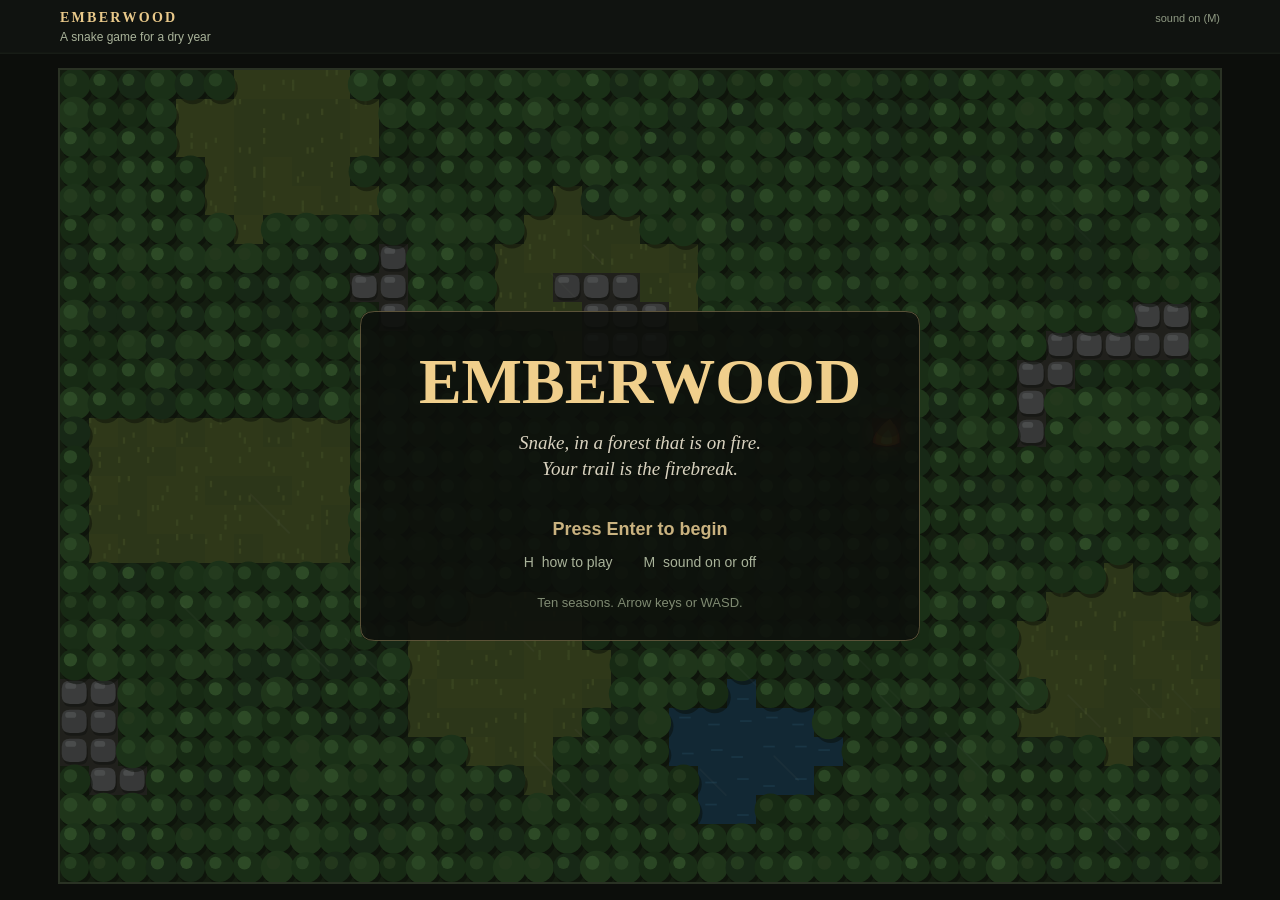
<file: emberwood/Emberwood.html>
<!doctype html>
<html lang="en">
<head>
<meta charset="utf-8">
<meta name="viewport" content="width=device-width, initial-scale=1">
<title>Emberwood</title>
<style>
  html, body { margin: 0; height: 100%; background: #0c0e0b; overflow: hidden; }
  canvas { display: block; outline: none; }
</style>
</head>
<body>
<canvas id="c" tabindex="0"></canvas>
<script>
/*
  EMBERWOOD
  Snake, in a forest that is on fire. Your trail is the firebreak.

  Everything is in this one file: no libraries, no network, no assets.
  Double-click the file to play in your browser.
*/
(function () {
'use strict';

// ---------------------------------------------------------------- constants
const COLS = 40, ROWS = 28, N = COLS * ROWS;
const STEP = 25;                 // simulation step in ms (40 steps per second)
const FIRE_EVERY = 10;           // fire spreads every 10 steps (250 ms)
const GROUND = 0, TREE = 1, FIRE = 2, ASH = 3, ROCK = 4, WATER = 5, MEADOW = 6;
const DIRV = { up: [0, -1], down: [0, 1], left: [-1, 0], right: [1, 0] };
const OPP = { up: 'down', down: 'up', left: 'right', right: 'left' };
const N4 = [[1, 0], [-1, 0], [0, 1], [0, -1]];
// wind directions, clockwise from east (the direction the wind blows toward)
const WIND = [[1, 0], [1, 1], [0, 1], [-1, 1], [-1, 0], [-1, -1], [0, -1], [1, -1]]
  .map(v => { const l = Math.hypot(v[0], v[1]); return [v[0] / l, v[1] / l]; });
const START_LEN = 4, FRUIT_GROW = 2, MIN_STRIKE_DIST = 12, DEW_RADIUS = 6;
const CARVE_COST = 0.5;   // a tree you clear costs half as much forest as a tree that burns
const STOMP_STEPS = 8;    // a tree that caught fire this recently (200 ms) can be stomped out by the head, not fatal
const sec = s => Math.round(s * 1000 / STEP);

// ---------------------------------------------------------------- random
function mulberry32(a) {
  return function () {
    a |= 0; a = a + 0x6D2B79F5 | 0;
    let t = Math.imul(a ^ a >>> 15, 1 | a);
    t = t + Math.imul(t ^ t >>> 7, 61 | t) ^ t;
    return ((t ^ t >>> 14) >>> 0) / 4294967296;
  };
}
let rand = mulberry32((Date.now() ^ 0x9e3779b9) >>> 0);
const ri = n => Math.floor(rand() * n);

// ---------------------------------------------------------------- seasons
// spread: chance per fire step that fire jumps to a neighbouring tree (before wind)
// burn: fire steps a tree burns for; burst: chance a strike also lights each neighbour
// spot: chance per burning tree per fire step of an ember jumping 2-3 cells downwind
// road / brush: steps per move on open ground / when pushing into trees
// target: percentage of the forest that must survive the season
const LEVELS = [
  { name: 'First Spark', blurb: 'A calm day. Three strikes. Learn how fire moves.',
    seed: 101, meadows: 6, lakes: 1, rocks: 4, river: 0, strikes: 3, pairs: 0, window: 40, warn: 3.0,
    wind: 0.15, shift: 0, spread: 0.052, burn: 12, burst: 0.3, spot: 0, road: 5, brush: 7, fruit: 3, dew: 0, target: 72 },
  { name: 'Kindling', blurb: 'A light breeze. Fire runs faster downwind.',
    seed: 202, meadows: 5, lakes: 2, rocks: 4, river: 0, strikes: 4, pairs: 0, window: 48, warn: 2.8,
    wind: 0.3, shift: 0, spread: 0.052, burn: 12, burst: 0.4, spot: 0, road: 5, brush: 7, fruit: 3, dew: 0, target: 67 },
  { name: 'The River', blurb: 'Water stops fire, and it stops you. Cross at the fords. The wind will turn.',
    seed: 303, meadows: 4, lakes: 0, rocks: 3, river: 1, strikes: 5, pairs: 0, window: 54, warn: 2.6,
    wind: 0.32, shift: 24, spread: 0.052, burn: 12, burst: 0.4, spot: 0, road: 5, brush: 7, fruit: 3, dew: 1, target: 64 },
  { name: 'Gusts', blurb: 'Strong wind carries embers over thin firebreaks. Cut wider downwind.',
    seed: 404, meadows: 4, lakes: 1, rocks: 4, river: 0, strikes: 6, pairs: 0, window: 58, warn: 2.5,
    wind: 0.55, shift: 18, spread: 0.05, burn: 12, burst: 0.4, spot: 0.0015, road: 4, brush: 6, fruit: 3, dew: 1, target: 65 },
  { name: 'Twin Bolts', blurb: 'Lightning now strikes in pairs. Choose which fire to fight first.',
    seed: 505, meadows: 4, lakes: 2, rocks: 5, river: 2, strikes: 8, pairs: 1, window: 60, warn: 2.4,
    wind: 0.4, shift: 22, spread: 0.052, burn: 12, burst: 0.5, spot: 0.0015, road: 4, brush: 6, fruit: 3, dew: 1, target: 55 },
  { name: 'Old Growth', blurb: 'Deep forest with no meadows to slow the fire.',
    seed: 606, meadows: 0, lakes: 1, rocks: 7, river: 0, strikes: 7, pairs: 0, window: 64, warn: 2.3,
    wind: 0.4, shift: 20, spread: 0.05, burn: 12, burst: 0.5, spot: 0.0015, road: 4, brush: 6, fruit: 4, dew: 1, target: 59 },
  { name: 'Dry Season', blurb: 'Everything is tinder. Warnings come later.',
    seed: 707, meadows: 3, lakes: 0, rocks: 3, river: 1, strikes: 8, pairs: 1, window: 64, warn: 2.1,
    wind: 0.45, shift: 18, spread: 0.048, burn: 12, burst: 0.55, spot: 0.002, road: 4, brush: 6, fruit: 4, dew: 1, target: 55 },
  { name: 'Squall', blurb: 'A gale that keeps changing its mind.',
    seed: 808, meadows: 4, lakes: 2, rocks: 4, river: 0, strikes: 8, pairs: 0, window: 68, warn: 2.0,
    wind: 0.7, shift: 13, spread: 0.048, burn: 12, burst: 0.5, spot: 0.003, road: 4, brush: 6, fruit: 4, dew: 1, target: 54 },
  { name: 'Tinderbox', blurb: 'More strikes than you can reach. Save what you can.',
    seed: 909, meadows: 3, lakes: 1, rocks: 5, river: 2, strikes: 10, pairs: 1, window: 70, warn: 1.9,
    wind: 0.5, shift: 16, spread: 0.048, burn: 12, burst: 0.6, spot: 0.0025, road: 4, brush: 6, fruit: 4, dew: 1, target: 49 },
  { name: 'Crown Fire', blurb: 'The last storm of the year.',
    seed: 1010, meadows: 2, lakes: 1, rocks: 5, river: 1, strikes: 12, pairs: 1, window: 75, warn: 1.8,
    wind: 0.6, shift: 15, spread: 0.05, burn: 12, burst: 0.6, spot: 0.003, road: 4, brush: 6, fruit: 4, dew: 1, target: 43 },
];

function cfgFor(i) {
  if (i < LEVELS.length) return LEVELS[i];
  const e = i - LEVELS.length + 1, b = LEVELS[i % LEVELS.length];
  return Object.assign({}, b, {
    name: 'Endless ' + e + ': ' + b.name, blurb: 'The storms keep coming.',
    seed: b.seed * 31 + e * 7919, strikes: 12 + e, pairs: 1, window: 75, warn: Math.max(1.4, 1.8 - 0.05 * e),
    wind: Math.min(0.85, 0.55 + 0.04 * e), shift: 14, spread: Math.min(0.06, 0.05 + 0.002 * e), burn: 12,
    burst: 0.6, spot: 0.003, road: 4, brush: 6, fruit: 4, dew: 1, target: Math.max(28, 42 - 2 * e),
  });
}

// ---------------------------------------------------------------- state
function loadBest() { try { return parseInt(localStorage.getItem('emberwood.best') || '0', 10) || 0; } catch (e) { return 0; } }
function saveBest() { try { localStorage.setItem('emberwood.best', String(S.best)); } catch (e) { /* private mode */ } }

const S = {
  mode: 'title', modeT: 0,
  season: 0, endless: false, score: 0, lives: 3, best: loadBest(), seasonsCleared: 0, lifeGained: false,
  cfg: LEVELS[0],
  T: new Uint8Array(N), burn: new Uint8Array(N), V: new Uint8Array(N),
  snake: [], dir: 'right', queue: [], grow: 0, moveCD: 0, spawn: { x: 6, y: 14 },
  st: 0, acc: 0,
  schedule: [], strikes: [],
  wind: 0, windStr: 0, windNext: -1, windShiftAt: -1,
  fruits: [], fruitQ: [], dew: null, dewAt: -1,
  trees0: 1, burned: 0, carved: 0, fireIdx: [], fireCount: 0,
  eaten: 0, groundedN: 0, endT: 0, result: null, deathReason: '',
  dirty: true, dirtyMark: new Uint8Array(N), dirtyList: [], ignAt: new Int32Array(N), noSnake: false, pausedFrom: 'play', bestAtStart: 0,
  demoAcc: 0, demoClock: 0, demoNext: 0,
  fx: { p: [], txt: [], bolts: [], flash: 0, shake: 0 },
};

// ---------------------------------------------------------------- map generation
function generate(cfg) {
  const r = mulberry32(cfg.seed);
  const T = S.T;
  T.fill(TREE); S.burn.fill(0); S.ignAt.fill(-100000);
  for (let i = 0; i < N; i++) S.V[i] = Math.floor(r() * 256);
  const inb = (x, y) => x >= 0 && y >= 0 && x < COLS && y < ROWS;
  const blob = (cx, cy, rad, type) => {
    for (let y = Math.floor(cy - rad - 2); y <= cy + rad + 2; y++)
      for (let x = Math.floor(cx - rad - 2); x <= cx + rad + 2; x++) {
        if (!inb(x, y)) continue;
        const d = Math.hypot(x - cx, (y - cy) * 1.15);
        if (d < rad + (r() - 0.5) * 1.4) T[y * COLS + x] = type;
      }
  };
  for (let k = 0; k < cfg.meadows; k++) blob(2 + r() * 36, 2 + r() * 24, 1.6 + r() * 2.2, MEADOW);
  for (let k = 0; k < cfg.lakes; k++) blob(4 + r() * 32, 3 + r() * 22, 1.8 + r() * 1.8, WATER);
  for (let k = 0; k < cfg.rocks; k++) {
    let x = Math.floor(r() * COLS), y = Math.floor(r() * ROWS);
    const len = 5 + Math.floor(r() * 10);
    for (let s = 0; s < len; s++) {
      if (inb(x, y)) T[y * COLS + x] = ROCK;
      const d = N4[Math.floor(r() * 4)]; x += d[0]; y += d[1];
    }
  }
  if (cfg.river === 1) {            // north to south
    let x = 13 + Math.floor(r() * 14);
    const fords = [4 + Math.floor(r() * 4), 12 + Math.floor(r() * 4), 20 + Math.floor(r() * 4)];
    for (let y = 0; y < ROWS; y++) {
      const ford = fords.some(f => y === f || y === f + 1);
      for (let w = 0; w < 2; w++) T[y * COLS + x + w] = ford ? MEADOW : WATER;
      if (r() < 0.35 && y < ROWS - 1) {
        const nx = Math.max(12, Math.min(COLS - 4, x + (r() < 0.5 ? -1 : 1)));
        if (nx !== x) { const join = nx > x ? x + 2 : x - 1; if (inb(join, y)) T[y * COLS + join] = ford ? MEADOW : WATER; }
        x = nx;
      }
    }
  } else if (cfg.river === 2) {     // west to east
    let y = 6 + Math.floor(r() * 4);
    const fords = [8 + Math.floor(r() * 5), 19 + Math.floor(r() * 5), 30 + Math.floor(r() * 5)];
    for (let x = 0; x < COLS; x++) {
      const ford = fords.some(f => x === f || x === f + 1);
      for (let w = 0; w < 2; w++) T[(y + w) * COLS + x] = ford ? MEADOW : WATER;
      if (r() < 0.3 && x < COLS - 1) {
        const ny = Math.max(4, Math.min(ROWS - 4, y + (r() < 0.5 ? -1 : 1)));
        if (ny !== y) { const join = ny > y ? y + 2 : y - 1; if (inb(x, join)) T[join * COLS + x] = ford ? MEADOW : WATER; }
        y = ny;
      }
    }
  }
  // the glade the snake starts in
  const sx = S.spawn.x, sy = S.spawn.y;
  for (let y = sy - 2; y <= sy + 2; y++) for (let x = 1; x <= sx + 3; x++) T[y * COLS + x] = MEADOW;
  // anything you cannot reach becomes rock
  const seen = new Uint8Array(N), q = [sy * COLS + sx]; seen[q[0]] = 1;
  while (q.length) {
    const i = q.pop(), x = i % COLS, y = (i / COLS) | 0;
    for (const d of N4) {
      const nx = x + d[0], ny = y + d[1]; if (!inb(nx, ny)) continue;
      const j = ny * COLS + nx;
      if (seen[j] || T[j] === ROCK || T[j] === WATER) continue;
      seen[j] = 1; q.push(j);
    }
  }
  let trees = 0;
  for (let i = 0; i < N; i++) {
    if (!seen[i] && T[i] !== ROCK && T[i] !== WATER) T[i] = ROCK;
    if (T[i] === TREE) trees++;
  }
  S.trees0 = trees;
  S.dirty = true;
}

// ---------------------------------------------------------------- season flow
function setMode(m) { S.mode = m; S.modeT = 0; }

function startGame() {
  S.score = 0; S.lives = 3; S.seasonsCleared = 0; S.endless = false; S.bestAtStart = S.best;
  startSeason(0);
  sfx('start');
}

function startSeason(i) {
  S.season = i; S.cfg = cfgFor(i);
  generate(S.cfg);
  S.burned = 0; S.carved = 0; S.st = 0; S.acc = 0; S.eaten = 0; S.groundedN = 0; S.endT = 0;
  S.result = null; S.lifeGained = false;
  S.fireIdx = []; S.fireCount = 0;
  resetSnake();
  S.fruits = []; S.fruitQ = [];
  for (let k = 0; k < S.cfg.fruit; k++) spawnFruit();
  S.dew = null; S.dewAt = S.cfg.dew ? sec(S.cfg.window * 0.45) : -1;
  buildSchedule();
  S.strikes = [];
  S.wind = ri(8); S.windStr = S.cfg.wind; S.windNext = -1;
  S.windShiftAt = S.cfg.shift ? sec(S.cfg.shift) : -1;
  S.fx.p.length = 0; S.fx.txt.length = 0; S.fx.bolts.length = 0;
  setMode('ready');
}

function resetSnake() {
  S.snake = [];
  for (let k = 0; k < START_LEN; k++) S.snake.push({ x: S.spawn.x - k, y: S.spawn.y });
  S.dir = 'right'; S.queue = []; S.grow = 0; S.moveCD = 1;
}

function buildSchedule() {
  const cfg = S.cfg;
  const groups = cfg.pairs ? Math.ceil(cfg.strikes / 2) : cfg.strikes;
  const first = sec(3.5), span = sec(cfg.window) - first;
  let left = cfg.strikes;
  S.schedule = [];
  for (let g = 0; g < groups; g++) {
    const land = first + Math.round(span * (g + 0.15 + 0.7 * rand()) / groups);
    const count = cfg.pairs ? Math.min(2, left) : 1; left -= count;
    S.schedule.push({ warnAt: Math.max(1, land - sec(cfg.warn)), landAt: land, count, started: false, done: false });
  }
}

function strikesLeft() { let n = 0; for (const g of S.schedule) if (!g.done) n += g.count; return n; }

function endSeason(pass) {
  const saved = savedPct();
  const res = { pass, saved, burned: S.burned, carved: S.carved, fruit: S.eaten, grounded: S.groundedN, length: S.snake.length, points: 0, lifeGained: false };
  if (pass) {
    res.forestPts = Math.floor(saved) * 10;
    res.lengthPts = S.snake.length * 5;
    res.bonus = 250;
    res.points = res.forestPts + res.lengthPts + res.bonus;
    S.score += res.points;
    S.seasonsCleared++;
    if (S.seasonsCleared % 3 === 0 && S.lives < 5) { S.lives++; res.lifeGained = true; }
    sfx('clear');
  } else {
    S.lives--;
    sfx('fail');
  }
  if (S.score > S.best) { S.best = S.score; saveBest(); }
  S.result = res;
  setMode('tally');
}

function afterTally() {
  const r = S.result;
  if (!r.pass && S.lives <= 0) { setMode('gameover'); return; }
  if (!r.pass) { startSeason(S.season); return; }
  if (S.season === LEVELS.length - 1 && !S.endless) { setMode('victory'); return; }
  startSeason(S.season + 1);
}

function die(reason) {
  S.deathReason = reason;
  setMode('dying');
  sfx('death');
  S.fx.shake = 10;
  for (const s of S.snake) for (let k = 0; k < 3; k++)
    particle({ x: s.x + 0.5, y: s.y + 0.5, vx: (rand() - 0.5) * 5, vy: (rand() - 0.5) * 5, life: 900, size: 0.18, col: k ? '#bff7ee' : '#ff9b5a', kind: 'spark' });
}

function afterDeath() {
  S.lives--;
  if (S.score > S.best) { S.best = S.score; saveBest(); }
  if (S.lives <= 0) { setMode('gameover'); return; }
  resetSnake();
  setMode('ready');
}

const DEATH_TEXT = {
  fire: 'You slithered into the fire.', rock: 'You hit a rock.', water: 'You swam into the river. Snakes in this wood cannot swim.',
  edge: 'You ran off the edge of the wood.', self: 'You bit your own tail.',
};

// ---------------------------------------------------------------- simulation
function step() {
  S.st++;
  if (!S.noSnake && --S.moveCD <= 0) { moveSnake(); if (S.mode !== 'play') return; }
  if (S.st % FIRE_EVERY === 0) fireStep();
  strikesUpdate();
  windUpdate();
  fruitUpdate();
  dewUpdate();
  checkEnd();
}

function into(h, d, nb) { if (!nb) return false; const v = DIRV[d]; return h.x + v[0] === nb.x && h.y + v[1] === nb.y; }
function segAt(x, y) { const sn = S.snake; for (let k = 0; k < sn.length; k++) if (sn[k].x === x && sn[k].y === y) return k; return -1; }

function moveSnake() {
  const h = S.snake[0], neck = S.snake[1];
  while (S.queue.length) { const d = S.queue.shift(); if (!into(h, d, neck)) { S.dir = d; break; } }
  if (into(h, S.dir, neck)) S.dir = OPP[S.dir];
  const v = DIRV[S.dir], nx = h.x + v[0], ny = h.y + v[1];
  if (nx < 0 || ny < 0 || nx >= COLS || ny >= ROWS) return die('edge');
  const i = ny * COLS + nx, c = S.T[i];
  if (c === ROCK) return die('rock');
  if (c === WATER) return die('water');
  let stomped = false;
  if (c === FIRE) {
    if (S.st - S.ignAt[i] > STOMP_STEPS) return die('fire');
    stomped = true;     // it only just caught: too quick for anyone to react, so the head stamps it out
  }
  const k = segAt(nx, ny);
  if (k >= 0 && !(k === S.snake.length - 1 && S.grow === 0)) return die('self');
  S.snake.unshift({ x: nx, y: ny });
  if (S.grow > 0) S.grow--; else S.snake.pop();
  let brush = false;
  if (stomped) {
    S.T[i] = GROUND; brush = true; touch(i);
    S.fireIdx = S.fireIdx.filter(j => j !== i); S.fireCount = S.fireIdx.length;
    text(nx + 0.5, ny - 0.2, 'Stamped out', '#ffc69a');
  }
  if (c === TREE) {
    S.T[i] = GROUND; S.carved++; brush = true; touch(i);
    for (let n = 0; n < 3; n++)
      particle({ x: nx + 0.5, y: ny + 0.5, vx: (rand() - 0.5) * 3, vy: (rand() - 0.5) * 3, life: 500, size: 0.12, col: rand() < 0.5 ? '#4f8a42' : '#6ea653', kind: 'leaf' });
    sfx('rustle');
  }
  const f = S.fruits.findIndex(o => o.x === nx && o.y === ny);
  if (f >= 0) {
    S.fruits.splice(f, 1); S.grow += FRUIT_GROW; S.eaten++; S.score += 50;
    S.fruitQ.push(S.st + sec(2 + rand() * 3));
    text(nx + 0.5, ny - 0.2, '+50', '#ffd27a');
    for (let n = 0; n < 8; n++) particle({ x: nx + 0.5, y: ny + 0.5, vx: (rand() - 0.5) * 6, vy: (rand() - 0.5) * 6, life: 500, size: 0.1, col: '#ffcf6a', kind: 'spark' });
    sfx('eat');
  }
  if (S.dew && S.dew.x === nx && S.dew.y === ny) douse(nx, ny);
  S.moveCD = brush ? S.cfg.brush : S.cfg.road;
}

function ignite(j) {
  S.T[j] = FIRE; S.burn[j] = S.cfg.burn + ri(5); S.burned++; S.ignAt[j] = S.st; touch(j);
  const x = j % COLS, y = (j / COLS) | 0;
  const f = S.fruits.findIndex(o => o.x === x && o.y === y);
  if (f >= 0) { S.fruits.splice(f, 1); S.fruitQ.push(S.st + sec(3 + rand() * 3)); }
  if (S.dew && S.dew.x === x && S.dew.y === y) S.dew = null;
}

function fireStep() {
  const T = S.T, B = S.burn, cfg = S.cfg, w = WIND[S.wind], ws = S.windStr;
  const ign = [], list = [];
  for (let i = 0; i < N; i++) {
    if (T[i] !== FIRE) continue;
    const x = i % COLS, y = (i / COLS) | 0;
    for (let k = 0; k < 4; k++) {
      const dx = N4[k][0], dy = N4[k][1], nx = x + dx, ny = y + dy;
      if (nx < 0 || ny < 0 || nx >= COLS || ny >= ROWS) continue;
      const j = ny * COLS + nx;
      if (T[j] !== TREE) continue;
      const f = Math.max(0.12, 1 + 1.8 * ws * (dx * w[0] + dy * w[1]));
      if (rand() < cfg.spread * f) ign.push(j);
    }
    if (cfg.spot > 0 && ws > 0.2 && rand() < cfg.spot) {
      const tx = Math.round(x + w[0] * 2), ty = Math.round(y + w[1] * 2);
      if (tx >= 0 && ty >= 0 && tx < COLS && ty < ROWS && T[ty * COLS + tx] === TREE) {
        ign.push(ty * COLS + tx);
        for (let n = 0; n < 4; n++) particle({ x: x + 0.5, y: y + 0.5, vx: (tx - x) * (1.2 + rand() * 0.5), vy: (ty - y) * (1.2 + rand() * 0.5) - 0.5, life: 700, size: 0.09, col: '#ffb347', kind: 'spark' });
      }
    }
    if (--B[i] <= 0) { T[i] = ASH; touch(i); } else list.push(i);
  }
  for (const j of ign) if (T[j] === TREE) { ignite(j); list.push(j); }
  S.fireIdx = list; S.fireCount = list.length;
}

function pickTarget() {
  const h = S.snake[0];
  let best = null, bs = -1;
  for (let a = 0; a < 500; a++) {
    if (best && a > 80) break;
    const x = ri(COLS), y = ri(ROWS), i = y * COLS + x;
    if (S.T[i] !== TREE) continue;
    if (h && Math.abs(x - h.x) + Math.abs(y - h.y) < MIN_STRIKE_DIST) continue;
    if (S.strikes.some(s => Math.abs(s.x - x) + Math.abs(s.y - y) < 6)) continue;
    if (S.fruits.some(f => f.x === x && f.y === y) || (S.dew && S.dew.x === x && S.dew.y === y)) continue;
    let sc = rand() * 3;
    for (let dy = -2; dy <= 2; dy++) for (let dx = -2; dx <= 2; dx++) {
      const xx = x + dx, yy = y + dy;
      if (xx >= 0 && yy >= 0 && xx < COLS && yy < ROWS && S.T[yy * COLS + xx] === TREE) sc++;
    }
    if (sc > bs) { bs = sc; best = { x, y }; }
  }
  return best;
}

function strikesUpdate() {
  for (const g of S.schedule) {
    if (!g.started && S.st >= g.warnAt) {
      g.started = true;
      for (let c = 0; c < g.count; c++) { const t = pickTarget(); if (t) S.strikes.push({ x: t.x, y: t.y, warnAt: S.st, landAt: g.landAt }); }
      sfx('warn');
    }
  }
  for (let k = S.strikes.length - 1; k >= 0; k--) {
    const s = S.strikes[k];
    if (S.st >= s.landAt) { S.strikes.splice(k, 1); land(s); }
  }
  for (const g of S.schedule) if (g.started && !g.done && S.st >= g.landAt) g.done = true;
}

function land(s) {
  const i = s.y * COLS + s.x;
  bolt(s.x, s.y);
  if (S.T[i] === TREE) {
    ignite(i); S.fireIdx.push(i); S.fireCount++;
    for (const d of N4) {
      const nx = s.x + d[0], ny = s.y + d[1];
      if (nx < 0 || ny < 0 || nx >= COLS || ny >= ROWS) continue;
      const j = ny * COLS + nx;
      if (S.T[j] === TREE && rand() < S.cfg.burst) { ignite(j); S.fireIdx.push(j); S.fireCount++; }
    }
  } else if (S.T[i] === GROUND) {
    S.score += 30; S.groundedN++;
    text(s.x + 0.5, s.y - 0.3, 'Grounded +30', '#bfe6ff');
    sfx('ground');
  }
}

function windUpdate() {
  const cfg = S.cfg;
  if (!cfg.shift || S.windShiftAt < 0) return;
  if (S.windNext < 0 && S.st >= S.windShiftAt - sec(3)) {
    const turn = (rand() < 0.5 ? -1 : 1) * (rand() < 0.6 ? 1 : 2);
    S.windNext = (S.wind + turn + 8) % 8;
  }
  if (S.st >= S.windShiftAt) {
    S.wind = S.windNext; S.windNext = -1;
    S.windShiftAt = S.st + Math.round(sec(cfg.shift) * (0.8 + 0.4 * rand()));
    sfx('wind');
  }
}

function spawnFruit() {
  const h = S.snake[0];
  for (let a = 0; a < 400; a++) {
    const x = ri(COLS), y = ri(ROWS);
    if (S.T[y * COLS + x] !== TREE) continue;
    if (h && Math.abs(x - h.x) + Math.abs(y - h.y) < 6) continue;
    if (S.fruits.some(f => f.x === x && f.y === y)) continue;
    if (S.dew && S.dew.x === x && S.dew.y === y) continue;
    if (S.strikes.some(s => s.x === x && s.y === y)) continue;
    S.fruits.push({ x, y, ph: rand() * 6.28 });
    return true;
  }
  return false;
}

function fruitUpdate() {
  for (let k = S.fruitQ.length - 1; k >= 0; k--) {
    if (S.st >= S.fruitQ[k]) { S.fruitQ.splice(k, 1); if (!spawnFruit()) S.fruitQ.push(S.st + sec(3)); }
  }
}

function dewUpdate() {
  if (S.dewAt > 0 && S.st >= S.dewAt && !S.dew) {
    S.dewAt = -1;
    const h = S.snake[0];
    for (let a = 0; a < 400; a++) {
      const x = ri(COLS), y = ri(ROWS);
      if (S.T[y * COLS + x] !== TREE) continue;
      if (h && Math.abs(x - h.x) + Math.abs(y - h.y) < 8) continue;
      if (S.fruits.some(f => f.x === x && f.y === y)) continue;
      if (S.strikes.some(s => s.x === x && s.y === y)) continue;
      S.dew = { x, y, until: S.st + sec(20) };
      sfx('dew');
      break;
    }
  }
  if (S.dew && S.st > S.dew.until) S.dew = null;
}

function douse(cx, cy) {
  S.dew = null;
  let n = 0;
  for (let y = cy - DEW_RADIUS; y <= cy + DEW_RADIUS; y++) for (let x = cx - DEW_RADIUS; x <= cx + DEW_RADIUS; x++) {
    if (x < 0 || y < 0 || x >= COLS || y >= ROWS) continue;
    if (Math.hypot(x - cx, y - cy) > DEW_RADIUS + 0.3) continue;
    const i = y * COLS + x;
    if (S.T[i] === FIRE) { S.T[i] = ASH; touch(i); n++; }
  }
  S.fireIdx = S.fireIdx.filter(i => S.T[i] === FIRE); S.fireCount = S.fireIdx.length;
  S.score += 40;
  text(cx + 0.5, cy - 0.3, n ? 'Rain! ' + n + ' fires out' : 'Rain +40', '#a8dcff');
  for (let k = 0; k < 90; k++) {
    const a = rand() * 6.28, rr = rand() * DEW_RADIUS;
    particle({ x: cx + 0.5 + Math.cos(a) * rr, y: cy + 0.5 + Math.sin(a) * rr - 1.5, vx: 0.4, vy: 7 + rand() * 4, life: 380 + rand() * 300, size: 0.06, col: '#bfe3ff', kind: 'rain' });
  }
  sfx('rain');
}

function savedPct() { return 100 * (1 - (S.burned + CARVE_COST * S.carved) / Math.max(1, S.trees0)); }

function checkEnd() {
  if (S.mode !== 'play') return;
  if (savedPct() < S.cfg.target) { endSeason(false); return; }
  const pending = strikesLeft() > 0 || S.strikes.length > 0;
  if (!pending && S.fireCount === 0) {
    if (++S.endT > sec(1)) endSeason(true);
  } else S.endT = 0;
  // safety valve: a long-burning season ends in rain
  if (S.st > sec(S.cfg.window + 150)) {
    for (let i = 0; i < N; i++) if (S.T[i] === FIRE) S.T[i] = ASH;
    S.fireIdx = []; S.fireCount = 0; S.dirty = true;
  }
}

function enqueue(d) {
  const last = S.queue.length ? S.queue[S.queue.length - 1] : S.dir;
  if (d === last) return;
  if (S.queue.length && d === OPP[last]) return;
  if (S.queue.length >= 3) return;
  S.queue.push(d);
}

// ---------------------------------------------------------------- title-screen demo
function demoInit() {
  S.cfg = Object.assign({}, LEVELS[3], { seed: (Math.random() * 1e9) | 0, spot: 0.003 });
  generate(S.cfg);
  S.snake = []; S.strikes = []; S.fruits = []; S.dew = null; S.burned = 0; S.fireIdx = []; S.fireCount = 0;
  S.wind = ri(8); S.windStr = 0.5; S.demoAcc = 0; S.demoClock = 0; S.demoNext = 2;
}
function demoUpdate(dt) {
  S.demoAcc += dt;
  while (S.demoAcc >= 250) {
    S.demoAcc -= 250; S.demoClock++;
    fireStep();
    if (S.demoClock >= S.demoNext) {
      const t = pickTarget();
      if (t) { bolt(t.x, t.y, true); ignite(t.y * COLS + t.x); }
      S.demoNext = S.demoClock + 14 + ri(18);
      if (rand() < 0.3) S.wind = (S.wind + (rand() < 0.5 ? 1 : 7)) % 8;
    }
    if (S.burned > S.trees0 * 0.7) demoInit();
  }
}

// ---------------------------------------------------------------- effects
function particle(p) { p.max = p.life; if (S.fx.p.length < 700) S.fx.p.push(p); }
function text(x, y, s, col) { S.fx.txt.push({ x, y, s, col, t: 0, dur: 1300 }); }
function bolt(x, y, quiet) {
  const pts = []; let px = x + 0.5 + (rand() - 0.5) * 4, py = -1;
  const ty = y + 0.5, steps = 9;
  for (let k = 0; k <= steps; k++) {
    const f = k / steps;
    pts.push([k === steps ? x + 0.5 : px + (x + 0.5 - px) * f + (rand() - 0.5) * 1.6, py + (ty - py) * f]);
  }
  S.fx.bolts.push({ pts, t: 0, dur: 380 });
  if (!quiet) { S.fx.flash = 0.32; S.fx.shake = Math.max(S.fx.shake, 4); sfx('thunder'); }
  else S.fx.flash = Math.max(S.fx.flash, 0.12);
  for (let k = 0; k < 14; k++) particle({ x: x + 0.5, y: y + 0.5, vx: (rand() - 0.5) * 8, vy: (rand() - 0.5) * 8, life: 450, size: 0.08, col: '#e8f6ff', kind: 'spark' });
}

function updateFx(dt) {
  const fx = S.fx, s = dt / 1000;
  const w = WIND[S.wind], ws = S.windStr;
  for (let k = fx.p.length - 1; k >= 0; k--) {
    const p = fx.p[k];
    p.life -= dt;
    if (p.life <= 0) { fx.p.splice(k, 1); continue; }
    if (p.kind === 'smoke') { p.vx += (w[0] * ws * 2.2 - p.vx) * s * 0.8; p.vy += (w[1] * ws * 2.2 - 0.6 - p.vy) * s * 0.8; p.size += s * 0.45; }
    else if (p.kind === 'leaf' || p.kind === 'spark') { p.vx *= Math.pow(0.05, s); p.vy *= Math.pow(0.05, s); }
    p.x += p.vx * s; p.y += p.vy * s;
  }
  for (let k = fx.txt.length - 1; k >= 0; k--) { fx.txt[k].t += dt; if (fx.txt[k].t > fx.txt[k].dur) fx.txt.splice(k, 1); }
  for (let k = fx.bolts.length - 1; k >= 0; k--) { fx.bolts[k].t += dt; if (fx.bolts[k].t > fx.bolts[k].dur) fx.bolts.splice(k, 1); }
  fx.flash = Math.max(0, fx.flash - s * 1.4);
  fx.shake = Math.max(0, fx.shake - s * 30);
  // smoke from fires
  const live = S.mode === 'play' || S.mode === 'title' || S.mode === 'howto' || S.mode === 'ready' || S.mode === 'dying';
  if (live && S.fireIdx.length) {
    const want = Math.min(5, S.fireIdx.length * 0.03 * (dt / 16));
    let n = Math.floor(want) + (rand() < want % 1 ? 1 : 0);
    let smoke = 0; for (const p of fx.p) if (p.kind === 'smoke') smoke++;
    while (n-- > 0 && smoke++ < 260) {
      const i = S.fireIdx[ri(S.fireIdx.length)];
      if (S.T[i] !== FIRE) continue;
      particle({ x: i % COLS + 0.5, y: ((i / COLS) | 0) + 0.3, vx: 0, vy: -0.5, life: 1800 + rand() * 1600, size: 0.35, col: '', kind: 'smoke' });
    }
  }
  // wind streaks
  for (const st of streaks) {
    st.x += w[0] * (2 + ws * 9) * s * st.spd; st.y += w[1] * (2 + ws * 9) * s * st.spd;
    if (st.x < -3) st.x += COLS + 6; if (st.x > COLS + 3) st.x -= COLS + 6;
    if (st.y < -3) st.y += ROWS + 6; if (st.y > ROWS + 3) st.y -= ROWS + 6;
  }
}
const streaks = [];
for (let k = 0; k < 42; k++) streaks.push({ x: Math.random() * COLS, y: Math.random() * ROWS, spd: 0.6 + Math.random() * 0.8, len: 0.8 + Math.random() * 1.6, a: 0.05 + Math.random() * 0.08 });

// ---------------------------------------------------------------- audio
let AC = null, master = null, noiseBuf = null, muted = false;
let lastRustle = 0, crackleBudget = 0;
function ensureAudio() {
  try {
    if (!AC) {
      const C = window.AudioContext || window.webkitAudioContext; if (!C) return;
      AC = new C(); master = AC.createGain(); master.gain.value = muted ? 0 : 0.55; master.connect(AC.destination);
      noiseBuf = AC.createBuffer(1, AC.sampleRate * 4, AC.sampleRate);
      const d = noiseBuf.getChannelData(0); for (let i = 0; i < d.length; i++) d[i] = Math.random() * 2 - 1;
    }
    if (AC.state === 'suspended') AC.resume();
  } catch (e) { AC = null; }
}
function tone(f, dur, o) {
  if (!AC || muted) return; o = o || {};
  const t = AC.currentTime + (o.delay || 0);
  const osc = AC.createOscillator(), g = AC.createGain();
  osc.type = o.type || 'sine'; osc.frequency.setValueAtTime(f, t);
  if (o.slide) osc.frequency.exponentialRampToValueAtTime(o.slide, t + dur);
  g.gain.setValueAtTime(0.0001, t); g.gain.exponentialRampToValueAtTime(o.vol || 0.15, t + (o.attack || 0.01));
  g.gain.exponentialRampToValueAtTime(0.0001, t + dur);
  osc.connect(g); g.connect(master); osc.start(t); osc.stop(t + dur + 0.05);
}
function noise(dur, o) {
  if (!AC || muted || !noiseBuf) return; o = o || {};
  const t = AC.currentTime + (o.delay || 0);
  const src = AC.createBufferSource(); src.buffer = noiseBuf; src.playbackRate.value = o.rate || 1;
  const fl = AC.createBiquadFilter(); fl.type = o.type || 'lowpass'; fl.frequency.setValueAtTime(o.freq || 1000, t);
  if (o.freqTo) fl.frequency.exponentialRampToValueAtTime(o.freqTo, t + dur);
  fl.Q.value = o.q || 0.8;
  const g = AC.createGain(); g.gain.setValueAtTime(0.0001, t); g.gain.exponentialRampToValueAtTime(o.vol || 0.2, t + (o.attack || 0.005));
  g.gain.exponentialRampToValueAtTime(0.0001, t + dur);
  src.connect(fl); fl.connect(g); g.connect(master);
  src.start(t, Math.random() * Math.max(0, 3.8 - dur * (o.rate || 1))); src.stop(t + dur + 0.05);
}
function sfx(name) {
  if (!AC || muted) return;
  switch (name) {
    case 'start': tone(392, 0.18, { type: 'triangle', vol: 0.12 }); tone(587, 0.3, { type: 'triangle', vol: 0.12, delay: 0.12 }); break;
    case 'eat': tone(660, 0.12, { type: 'triangle', vol: 0.16, slide: 990 }); tone(1320, 0.18, { type: 'sine', vol: 0.07, delay: 0.06 }); break;
    case 'rustle': { const now = performance.now(); if (now - lastRustle < 90) return; lastRustle = now; noise(0.07, { type: 'bandpass', freq: 2200, q: 1.2, vol: 0.035 }); break; }
    case 'warn': tone(1180, 0.09, { type: 'square', vol: 0.04 }); tone(1180, 0.09, { type: 'square', vol: 0.04, delay: 0.16 }); break;
    case 'thunder': noise(0.12, { type: 'highpass', freq: 1800, vol: 0.35 }); noise(1.6, { type: 'lowpass', freq: 600, freqTo: 120, vol: 0.5, delay: 0.05, attack: 0.04 }); break;
    case 'ground': tone(300, 0.25, { type: 'sine', vol: 0.15, slide: 900 }); tone(1200, 0.2, { type: 'triangle', vol: 0.06, delay: 0.12 }); break;
    case 'death': tone(320, 0.7, { type: 'sawtooth', vol: 0.12, slide: 55 }); noise(0.5, { type: 'lowpass', freq: 900, vol: 0.2 }); break;
    case 'clear': [523, 659, 784, 1047].forEach((f, k) => tone(f, 0.6, { type: 'triangle', vol: 0.1, delay: k * 0.09 })); break;
    case 'fail': tone(330, 0.4, { type: 'triangle', vol: 0.12 }); tone(247, 0.7, { type: 'triangle', vol: 0.12, delay: 0.3 }); break;
    case 'wind': noise(1.8, { type: 'bandpass', freq: 500, freqTo: 900, q: 0.6, vol: 0.12, attack: 0.5 }); break;
    case 'dew': tone(1568, 0.25, { type: 'sine', vol: 0.06 }); tone(2093, 0.3, { type: 'sine', vol: 0.05, delay: 0.1 }); break;
    case 'rain': noise(1.4, { type: 'highpass', freq: 3000, vol: 0.18, attack: 0.1 }); tone(784, 0.4, { type: 'sine', vol: 0.08 }); break;
    case 'crackle': noise(0.03, { type: 'bandpass', freq: 1500 + Math.random() * 3000, q: 2, vol: 0.05 + Math.random() * 0.05 }); break;
  }
}
function toggleMute() { muted = !muted; if (master) master.gain.value = muted ? 0 : 0.55; }

// ---------------------------------------------------------------- input
const KEYDIR = { ArrowUp: 'up', ArrowDown: 'down', ArrowLeft: 'left', ArrowRight: 'right', w: 'up', W: 'up', s: 'down', S: 'down', a: 'left', A: 'left', d: 'right', D: 'right' };
const CODEDIR = { KeyW: 'up', KeyS: 'down', KeyA: 'left', KeyD: 'right' };
function onKey(e) {
  if (e.metaKey || e.ctrlKey || e.altKey) return;      // leave browser shortcuts alone
  const k = e.key, d = KEYDIR[k] || CODEDIR[e.code];
  if (d || k === ' ' || k.startsWith('Arrow')) e.preventDefault();
  if (e.repeat && !d) return;                           // holding Space or Enter must not flicker screens
  ensureAudio();
  if (k === 'm' || k === 'M') { toggleMute(); return; }
  switch (S.mode) {
    case 'title':
      if (k === 'Enter' || k === ' ') startGame();
      else if (k === 'h' || k === 'H') setMode('howto');
      break;
    case 'howto':
      if (k === 'Enter' || k === ' ' || k === 'Escape' || k === 'h' || k === 'H') setMode('title');
      break;
    case 'ready':
      if (d && !into(S.snake[0], d, S.snake[1])) { S.dir = d; S.queue = []; S.acc = 0; setMode('play'); }
      else if (k === 'Escape') { S.pausedFrom = 'ready'; setMode('paused'); }
      break;
    case 'play':
      if (d) enqueue(d);
      else if (k === ' ' || k === 'p' || k === 'P' || k === 'Escape') { S.pausedFrom = 'play'; setMode('paused'); }
      break;
    case 'paused':
      if (k === ' ' || k === 'p' || k === 'P' || k === 'Enter' || k === 'Escape') setMode(S.pausedFrom || 'play');
      else if (k === 'q' || k === 'Q') { if (S.score > S.best) { S.best = S.score; saveBest(); } demoInit(); setMode('title'); }
      break;
    case 'tally':
      if ((k === 'Enter' || k === ' ') && S.modeT > 700) afterTally();
      break;
    case 'gameover':
      if ((k === 'Enter' || k === ' ') && S.modeT > 700) { demoInit(); setMode('title'); }
      break;
    case 'victory':
      if ((k === 'Enter' || k === ' ') && S.modeT > 700) { S.endless = true; startSeason(LEVELS.length); }
      else if (k === 'Escape') { demoInit(); setMode('title'); }
      break;
  }
}
window.addEventListener('keydown', onKey);
function autoPause() { if (S.mode === 'play') { S.pausedFrom = 'play'; setMode('paused'); } }
window.addEventListener('blur', autoPause);
document.addEventListener('visibilitychange', () => { if (document.hidden) autoPause(); });

// ---------------------------------------------------------------- rendering
const cv = document.getElementById('c'), ctx = cv.getContext('2d');
const terr = document.createElement('canvas'), tctx = terr.getContext('2d');
// fire glow is drawn as one tiny image (one pixel per cell) scaled up smoothly: cheap however big the fire
const glowC = document.createElement('canvas'); glowC.width = COLS; glowC.height = ROWS;
const gctx = glowC.getContext('2d'), glowImg = gctx.createImageData(COLS, ROWS);
let VW = 0, VH = 0, DPR = 1, CELL = 20, OX = 0, OY = 0, BW = 0, BH = 0, HS = 1, HUD = 66;
const UI = '-apple-system, BlinkMacSystemFont, "Helvetica Neue", Helvetica, Arial, sans-serif';
const SERIF = '"Iowan Old Style", "Palatino Linotype", Palatino, Georgia, serif';

function resize() {
  VW = window.innerWidth; VH = window.innerHeight;
  HS = Math.max(0.9, Math.min(1.8, Math.min(VW / 1440, VH / 900)));
  HUD = Math.round(66 * HS);
  CELL = Math.max(8, Math.floor(Math.min((VW - 24) / COLS, (VH - HUD - 14) / ROWS)));
  // cap the backing store on very large screens, and keep cells on whole device pixels
  let dpr = Math.max(1, Math.min(2, window.devicePixelRatio || 1, Math.sqrt(6e6 / Math.max(1, VW * VH))));
  DPR = Math.max(1, Math.floor(CELL * dpr) / CELL);
  cv.width = Math.floor(VW * DPR); cv.height = Math.floor(VH * DPR);
  cv.style.width = VW + 'px'; cv.style.height = VH + 'px';
  BW = CELL * COLS; BH = CELL * ROWS;
  OX = Math.floor((VW - BW) / 2); OY = HUD + Math.max(0, Math.floor((VH - HUD - BH - 6) / 2));
  terr.width = Math.round(BW * DPR); terr.height = Math.round(BH * DPR);
  S.dirty = true;
}
window.addEventListener('resize', resize);

const CANOPY = ['#2f5a2a', '#356530', '#2b5226', '#3b6b34', '#2a4d2a', '#31602c'];
const CANOPY_HI = ['#4a8040', '#55904a', '#47783d', '#5c9a4f', '#447038', '#4f8644'];

function cellBase(g, x, y) {
  const c = CELL, i = y * COLS + x, t = S.T[i], v = S.V[i], px = x * c, py = y * c;
  switch (t) {
    case TREE: g.fillStyle = '#22331b'; g.fillRect(px, py, c, c); break;
    case GROUND:
      g.fillStyle = (v & 1) ? '#6b5236' : '#664e33'; g.fillRect(px, py, c, c);
      g.fillStyle = '#58432b'; g.fillRect(px + (v % 7) / 8 * c, py + ((v >> 3) % 7) / 8 * c, c * 0.12, c * 0.12);
      break;
    case MEADOW:
      g.fillStyle = (v & 1) ? '#5f7232' : '#5a6c30'; g.fillRect(px, py, c, c);
      g.fillStyle = '#738a3e';
      g.fillRect(px + (v % 5) / 6 * c, py + ((v >> 2) % 5) / 6 * c, c * 0.08, c * 0.22);
      g.fillRect(px + ((v >> 4) % 5) / 6 * c, py + ((v >> 1) % 5) / 6 * c, c * 0.08, c * 0.18);
      break;
    case ASH:
      g.fillStyle = (v & 1) ? '#2d2927' : '#2a2624'; g.fillRect(px, py, c, c);
      g.fillStyle = '#47413c'; g.fillRect(px + (v % 6) / 7 * c, py + ((v >> 3) % 6) / 7 * c, c * 0.1, c * 0.1);
      g.fillStyle = '#3b3430'; g.fillRect(px + ((v >> 2) % 6) / 7 * c, py + ((v >> 5) % 6) / 7 * c, c * 0.14, c * 0.08);
      break;
    case FIRE:
      g.fillStyle = '#3d1a0e'; g.fillRect(px, py, c, c); break;
    case WATER:
      g.fillStyle = '#1f4d6c'; g.fillRect(px, py, c, c);
      g.fillStyle = '#2e6a90'; g.fillRect(px + c * 0.15 + (v % 4) * c * 0.1, py + c * (0.3 + ((v >> 2) % 4) * 0.12), c * 0.4, Math.max(1, c * 0.06));
      break;
    case ROCK:
      g.fillStyle = '#3f3d38'; g.fillRect(px, py, c, c);
      g.fillStyle = '#2b2a27'; rrect(g, px + c * 0.1, py + c * 0.16, c * 0.86, c * 0.8, c * 0.28); g.fill();
      g.fillStyle = (v & 1) ? '#7a7b7e' : '#717275'; rrect(g, px + c * 0.06, py + c * 0.06, c * 0.86, c * 0.8, c * 0.28); g.fill();
      g.fillStyle = '#9c9ea2'; rrect(g, px + c * 0.18, py + c * 0.14, c * 0.38, c * 0.2, c * 0.1); g.fill();
      break;
  }
}
function canopy(g, x, y) {
  const c = CELL, v = S.V[y * COLS + x], cx = x * c + c / 2, cy = y * c + c / 2, r = c * (0.5 + (v % 4) * 0.025);
  g.fillStyle = 'rgba(8,14,6,0.45)'; g.beginPath(); g.arc(cx + c * 0.08, cy + c * 0.13, r, 0, 6.283); g.fill();
  g.fillStyle = CANOPY[v % CANOPY.length]; g.beginPath(); g.arc(cx, cy, r, 0, 6.283); g.fill();
  g.fillStyle = CANOPY_HI[(v >> 3) % CANOPY_HI.length];
  g.beginPath(); g.arc(cx - c * 0.14, cy - c * 0.16, r * 0.42, 0, 6.283); g.fill();
}
// full repaint: after a new map or a resize
function drawTerrain() {
  const g = tctx;
  g.setTransform(DPR, 0, 0, DPR, 0, 0);
  for (let y = 0; y < ROWS; y++) for (let x = 0; x < COLS; x++) cellBase(g, x, y);
  for (let y = 0; y < ROWS; y++) for (let x = 0; x < COLS; x++) if (S.T[y * COLS + x] === TREE) canopy(g, x, y);
  S.dirty = false;
  for (const i of S.dirtyList) S.dirtyMark[i] = 0;
  S.dirtyList.length = 0;
}
// partial repaint: only the cells that changed (and their neighbours, since canopies overlap)
function patchTerrain() {
  const g = tctx, c = CELL;
  g.setTransform(DPR, 0, 0, DPR, 0, 0);
  for (const i of S.dirtyList) {
    S.dirtyMark[i] = 0;
    const x = i % COLS, y = (i / COLS) | 0;
    g.save(); g.beginPath(); g.rect(x * c, y * c, c, c); g.clip();
    cellBase(g, x, y);
    for (let yy = y - 1; yy <= y + 1; yy++) for (let xx = x - 1; xx <= x + 1; xx++)
      if (xx >= 0 && yy >= 0 && xx < COLS && yy < ROWS && S.T[yy * COLS + xx] === TREE) canopy(g, xx, yy);
    g.restore();
  }
  S.dirtyList.length = 0;
}
function touch(i) {
  if (S.dirty) return;
  const x = i % COLS, y = (i / COLS) | 0;
  for (let dy = -1; dy <= 1; dy++) for (let dx = -1; dx <= 1; dx++) {
    const xx = x + dx, yy = y + dy;
    if (xx < 0 || yy < 0 || xx >= COLS || yy >= ROWS) continue;
    const j = yy * COLS + xx;
    if (!S.dirtyMark[j]) { S.dirtyMark[j] = 1; S.dirtyList.push(j); }
  }
  if (S.dirtyList.length > 500) S.dirty = true;
}

function rrect(g, x, y, w, h, r) {
  r = Math.min(r, w / 2, h / 2);
  g.beginPath(); g.moveTo(x + r, y); g.lineTo(x + w - r, y); g.quadraticCurveTo(x + w, y, x + w, y + r);
  g.lineTo(x + w, y + h - r); g.quadraticCurveTo(x + w, y + h, x + w - r, y + h); g.lineTo(x + r, y + h);
  g.quadraticCurveTo(x, y + h, x, y + h - r); g.lineTo(x, y + r); g.quadraticCurveTo(x, y, x + r, y); g.closePath();
}

// flames are batched: one path and one fill per colour, however many cells burn
const FLAME_LAYERS = [['#d8401c', -0.16, 0.75, 0.8, 1], ['#e2521f', 0.14, 0.8, 0.8, 1], ['#ff8a22', 0, 1, 1, 1], ['#ffd65a', 0, 0.55, 0.5, 0.6]];
function drawFire(now) {
  const c = CELL, T = S.T, list = S.fireIdx;
  if (!list.length) return;
  const windSway = WIND[S.wind][0] * S.windStr * c * 0.25, maxB = Math.max(1, S.cfg.burn);
  for (const [col, dxk, hk, wk, sk] of FLAME_LAYERS) {
    ctx.fillStyle = col; ctx.beginPath();
    for (const i of list) {
      if (T[i] !== FIRE) continue;
      const x = i % COLS, y = (i / COLS) | 0, v = S.V[i];
      const frac = Math.min(1, S.burn[i] / maxB), fl = 0.75 + 0.25 * Math.sin(now * 0.013 + v);
      const cx = OX + x * c + c / 2 + dxk * c, by = OY + y * c + c * 0.85;
      const h = c * (0.55 + 0.6 * frac) * fl * hk, w = c * (0.26 + 0.12 * frac) * wk;
      const sway = (Math.sin(now * 0.009 + v * 0.7) * c * 0.12 + windSway) * sk;
      ctx.moveTo(cx - w, by);
      ctx.quadraticCurveTo(cx - w * 1.1, by - h * 0.55, cx + sway, by - h);
      ctx.quadraticCurveTo(cx + w * 1.1, by - h * 0.55, cx + w, by);
      ctx.quadraticCurveTo(cx, by + w * 0.6, cx - w, by);
    }
    ctx.fill();
  }
  // glow: one pixel per burning cell, scaled up smoothly over just the burning region
  const d = glowImg.data; d.fill(0);
  let x0 = COLS, y0 = ROWS, x1 = -1, y1 = -1;
  for (const i of list) {
    if (T[i] !== FIRE) continue;
    const o = i * 4, x = i % COLS, y = (i / COLS) | 0;
    d[o] = 255; d[o + 1] = 120; d[o + 2] = 35; d[o + 3] = Math.round(150 + 100 * Math.min(1, S.burn[i] / maxB));
    if (x < x0) x0 = x; if (x > x1) x1 = x; if (y < y0) y0 = y; if (y > y1) y1 = y;
  }
  if (x1 < 0) return;
  gctx.putImageData(glowImg, 0, 0);
  // one cell of margin so the glow fades out past the edge of the fire
  x0 = Math.max(0, x0 - 1); y0 = Math.max(0, y0 - 1); x1 = Math.min(COLS - 1, x1 + 1); y1 = Math.min(ROWS - 1, y1 + 1);
  const sw = x1 - x0 + 1, sh = y1 - y0 + 1;
  ctx.save(); ctx.globalCompositeOperation = 'lighter'; ctx.imageSmoothingEnabled = true;
  if ('imageSmoothingQuality' in ctx) ctx.imageSmoothingQuality = 'low';
  ctx.globalAlpha = 0.6 + 0.08 * Math.sin(now * 0.017);
  ctx.drawImage(glowC, x0, y0, sw, sh, OX + x0 * c, OY + y0 * c, sw * c, sh * c);
  ctx.restore();
}

function drawSnake(now) {
  const sn = S.snake, L = sn.length, c = CELL;
  if (!L) return;
  const dying = S.mode === 'dying';
  const px = s => OX + s.x * c + c / 2, py = s => OY + s.y * c + c / 2;
  ctx.lineCap = 'round'; ctx.lineJoin = 'round';
  // outline
  ctx.strokeStyle = '#0a1a1c'; ctx.lineWidth = c * 0.8;
  ctx.beginPath(); ctx.moveTo(px(sn[0]), py(sn[0]));
  for (let k = 1; k < L; k++) ctx.lineTo(px(sn[k]), py(sn[k]));
  if (L === 1) ctx.lineTo(px(sn[0]) + 0.01, py(sn[0]));
  ctx.stroke();
  // body, coloured head to tail
  for (let k = L - 1; k >= 1; k--) {
    const t = k / Math.max(1, L - 1);
    let col = mix([159, 243, 228], [42, 140, 152], t);
    if (dying && Math.floor(S.modeT / 110) % 2 === 0) col = [255, 150, 110];
    ctx.strokeStyle = 'rgb(' + col.join(',') + ')'; ctx.lineWidth = c * 0.62;
    ctx.beginPath(); ctx.moveTo(px(sn[k]), py(sn[k])); ctx.lineTo(px(sn[k - 1]), py(sn[k - 1])); ctx.stroke();
  }
  // scales
  ctx.fillStyle = 'rgba(10,40,45,0.35)';
  for (let k = 2; k < L; k += 2) { ctx.beginPath(); ctx.arc(px(sn[k]), py(sn[k]), c * 0.11, 0, 6.283); ctx.fill(); }
  // head
  const h = sn[0], hx = px(h), hy = py(h), dv = DIRV[S.dir];
  ctx.fillStyle = dying && Math.floor(S.modeT / 110) % 2 === 0 ? '#ff9b6e' : '#b9fbef';
  ctx.beginPath(); ctx.arc(hx, hy, c * 0.42, 0, 6.283); ctx.fill();
  ctx.strokeStyle = '#0a1a1c'; ctx.lineWidth = Math.max(1, c * 0.06); ctx.stroke();
  const ex = -dv[1], ey = dv[0];
  for (const sgn of [-1, 1]) {
    const x = hx + dv[0] * c * 0.14 + ex * sgn * c * 0.18, y = hy + dv[1] * c * 0.14 + ey * sgn * c * 0.18;
    ctx.fillStyle = '#0b1416'; ctx.beginPath(); ctx.arc(x, y, c * 0.085, 0, 6.283); ctx.fill();
    ctx.fillStyle = '#fff'; ctx.beginPath(); ctx.arc(x + dv[0] * c * 0.03, y + dv[1] * c * 0.03, c * 0.03, 0, 6.283); ctx.fill();
  }
  // tongue flick
  if (!dying && Math.sin(now * 0.006) > 0.6) {
    ctx.strokeStyle = '#ff5d6c'; ctx.lineWidth = Math.max(1, c * 0.05);
    const tx = hx + dv[0] * c * 0.42, ty = hy + dv[1] * c * 0.42;
    ctx.beginPath(); ctx.moveTo(tx, ty); ctx.lineTo(tx + dv[0] * c * 0.2, ty + dv[1] * c * 0.2); ctx.stroke();
  }
}
function mix(a, b, t) { return [0, 1, 2].map(k => Math.round(a[k] + (b[k] - a[k]) * t)); }

function drawPickups(now) {
  const c = CELL;
  for (const f of S.fruits) {
    const cx = OX + f.x * c + c / 2, cy = OY + f.y * c + c / 2;
    const p = 0.5 + 0.5 * Math.sin(now * 0.005 + f.ph);
    ctx.strokeStyle = 'rgba(255,214,120,' + (0.25 + 0.35 * p) + ')'; ctx.lineWidth = Math.max(1, c * 0.07);
    ctx.beginPath(); ctx.arc(cx, cy, c * (0.42 + 0.08 * p), 0, 6.283); ctx.stroke();
    ctx.fillStyle = '#2a0d07'; ctx.beginPath(); ctx.arc(cx + c * 0.04, cy + c * 0.06, c * 0.27, 0, 6.283); ctx.fill();
    ctx.fillStyle = '#ff5b3a'; ctx.beginPath(); ctx.arc(cx, cy + c * 0.02, c * 0.26, 0, 6.283); ctx.fill();
    ctx.fillStyle = '#ffb49a'; ctx.beginPath(); ctx.arc(cx - c * 0.09, cy - c * 0.06, c * 0.08, 0, 6.283); ctx.fill();
    ctx.fillStyle = '#8fd060'; ctx.beginPath(); ctx.ellipse(cx + c * 0.08, cy - c * 0.27, c * 0.11, c * 0.05, -0.6, 0, 6.283); ctx.fill();
  }
  if (S.dew) {
    const d = S.dew, cx = OX + d.x * c + c / 2, cy = OY + d.y * c + c / 2;
    const left = (d.until - S.st) / sec(20);
    const p = 0.5 + 0.5 * Math.sin(now * 0.008);
    if (left > 0.25 || Math.floor(now / 150) % 2) {
      ctx.strokeStyle = 'rgba(150,210,255,' + (0.3 + 0.4 * p) + ')'; ctx.lineWidth = Math.max(1, c * 0.07);
      ctx.beginPath(); ctx.arc(cx, cy, c * (0.5 + 0.12 * p), 0, 6.283); ctx.stroke();
      ctx.fillStyle = '#7cc4ff'; ctx.beginPath();
      ctx.moveTo(cx, cy - c * 0.36); ctx.quadraticCurveTo(cx + c * 0.3, cy + c * 0.02, cx, cy + c * 0.3);
      ctx.quadraticCurveTo(cx - c * 0.3, cy + c * 0.02, cx, cy - c * 0.36); ctx.fill();
      ctx.fillStyle = '#e6f5ff'; ctx.beginPath(); ctx.arc(cx - c * 0.07, cy + c * 0.02, c * 0.06, 0, 6.283); ctx.fill();
    }
  }
}

function drawStrikes(now) {
  const c = CELL;
  for (const s of S.strikes) {
    const p = Math.min(1, (S.st - s.warnAt) / Math.max(1, s.landAt - s.warnAt));
    const cx = OX + s.x * c + c / 2, cy = OY + s.y * c + c / 2;
    const fl = Math.floor(now / (p > 0.7 ? 70 : 140)) % 2;
    // a faint column of light from the sky
    const grd = ctx.createLinearGradient(0, OY, 0, cy);
    grd.addColorStop(0, 'rgba(200,225,255,0)'); grd.addColorStop(1, 'rgba(200,225,255,' + (0.06 + 0.14 * p) + ')');
    ctx.fillStyle = grd; ctx.fillRect(cx - c * 0.35, OY, c * 0.7, cy - OY);
    ctx.strokeStyle = 'rgba(225,240,255,' + (0.55 + 0.45 * fl) + ')'; ctx.lineWidth = Math.max(1.5, c * 0.09);
    ctx.beginPath(); ctx.arc(cx, cy, c * (1.6 - 1.05 * p), 0, 6.283); ctx.stroke();
    ctx.lineWidth = Math.max(1, c * 0.06);
    const a = c * 0.7;
    ctx.beginPath(); ctx.moveTo(cx - a, cy); ctx.lineTo(cx - a * 0.4, cy); ctx.moveTo(cx + a * 0.4, cy); ctx.lineTo(cx + a, cy);
    ctx.moveTo(cx, cy - a); ctx.lineTo(cx, cy - a * 0.4); ctx.moveTo(cx, cy + a * 0.4); ctx.lineTo(cx, cy + a); ctx.stroke();
    // time left
    ctx.strokeStyle = 'rgba(255,240,170,0.95)'; ctx.lineWidth = Math.max(2, c * 0.12);
    ctx.beginPath(); ctx.arc(cx, cy, c * 0.42, -Math.PI / 2, -Math.PI / 2 + (1 - p) * 6.283); ctx.stroke();
  }
}

function drawFx(now) {
  const c = CELL, fx = S.fx;
  for (const p of fx.p) {
    const a = Math.max(0, p.life / p.max);
    const x = OX + p.x * c, y = OY + p.y * c;
    if (p.kind === 'smoke') {
      ctx.fillStyle = 'rgba(60,56,54,' + (0.22 * a * Math.min(1, (p.max - p.life) / 300)) + ')';
      ctx.beginPath(); ctx.arc(x, y, c * p.size, 0, 6.283); ctx.fill();
    } else if (p.kind === 'rain') {
      ctx.strokeStyle = 'rgba(190,225,255,' + (0.7 * a) + ')'; ctx.lineWidth = Math.max(1, c * 0.05);
      ctx.beginPath(); ctx.moveTo(x, y); ctx.lineTo(x - c * 0.05, y - c * 0.35); ctx.stroke();
    } else {
      ctx.globalAlpha = a; ctx.fillStyle = p.col;
      ctx.fillRect(x - c * p.size / 2, y - c * p.size / 2, c * p.size, c * p.size);
      ctx.globalAlpha = 1;
    }
  }
  for (const b of fx.bolts) {
    const a = 1 - b.t / b.dur;
    ctx.save(); ctx.lineJoin = 'round';
    for (const [wd, col] of [[c * 0.4, 'rgba(140,190,255,' + 0.35 * a + ')'], [Math.max(2, c * 0.12), 'rgba(245,250,255,' + a + ')']]) {
      ctx.strokeStyle = col; ctx.lineWidth = wd; ctx.beginPath();
      b.pts.forEach((pt, k) => { const x = OX + pt[0] * c, y = OY + pt[1] * c; if (k) ctx.lineTo(x, y); else ctx.moveTo(x, y); });
      ctx.stroke();
    }
    ctx.restore();
  }
  for (const t of fx.txt) {
    const a = 1 - t.t / t.dur;
    ctx.font = '700 ' + Math.max(12, Math.round(c * 0.62)) + 'px ' + UI; ctx.textAlign = 'center';
    ctx.fillStyle = 'rgba(0,0,0,' + 0.6 * a + ')'; ctx.fillText(t.s, OX + t.x * c + 1, OY + (t.y - t.t / 900) * c + 1);
    ctx.globalAlpha = a; ctx.fillStyle = t.col; ctx.fillText(t.s, OX + t.x * c, OY + (t.y - t.t / 900) * c); ctx.globalAlpha = 1;
  }
}

function drawWind() {
  const c = CELL, w = WIND[S.wind], ws = S.windStr;
  if (ws < 0.05) return;
  ctx.lineCap = 'round'; ctx.lineWidth = Math.max(1, c * 0.06);
  for (const s of streaks) {
    ctx.strokeStyle = 'rgba(235,240,230,' + (s.a * Math.min(1, ws * 1.6)) + ')';
    const x = OX + s.x * c, y = OY + s.y * c;
    if (x < OX || y < OY || x > OX + BW || y > OY + BH) continue;
    ctx.beginPath(); ctx.moveTo(x, y); ctx.lineTo(x - w[0] * s.len * c * (0.6 + ws), y - w[1] * s.len * c * (0.6 + ws)); ctx.stroke();
  }
}

// ----- HUD
function drawHUD(now) {
  const H = HS, px = n => Math.round(n * H) + 'px ';
  ctx.fillStyle = '#101310'; ctx.fillRect(0, 0, VW, HUD - 6 * H);
  ctx.fillStyle = '#1c211a'; ctx.fillRect(0, HUD - 7 * H, VW, 1);
  const L = OX, R = OX + BW, y1 = 24 * H, y2 = 46 * H;
  const label = (t, x, y) => { ctx.fillStyle = '#8f9a83'; ctx.font = '600 ' + px(11) + UI; spaced(t, x, y, 1.5 * H); };
  ctx.textBaseline = 'alphabetic'; ctx.textAlign = 'left';
  ctx.fillStyle = '#e9c98a'; ctx.font = '600 ' + px(15) + SERIF; spaced('EMBERWOOD', L, y1, 2.5 * H);
  if (S.mode === 'title' || S.mode === 'howto') {
    ctx.fillStyle = '#a9b39a'; ctx.font = px(13) + UI; ctx.fillText('A snake game for a dry year', L, y2);
    ctx.textAlign = 'right'; ctx.fillStyle = '#8f9a83'; ctx.font = px(12) + UI;
    ctx.fillText(muted ? 'sound off (M)' : 'sound on (M)', R, y1);
    if (S.best) ctx.fillText('best ' + S.best, R, y2);
    ctx.textAlign = 'left';
    return;
  }
  ctx.fillStyle = '#a9b39a'; ctx.font = px(13) + UI;
  ctx.fillText(S.season < LEVELS.length ? 'Season ' + (S.season + 1) + ' of ' + LEVELS.length + ': ' + S.cfg.name : S.cfg.name, L, y2);

  // the right-hand blocks are laid out from the right edge, so they never collide
  const livesX = R, scoreX = R - 92 * H, windX = R - 290 * H;
  // forest
  const fx0 = L + BW * 0.27, fw = Math.min(BW * 0.2, windX - 190 * H - fx0 - 24 * H);
  const saved = savedPct(), shown = Math.max(0, Math.floor(saved)), tgt = S.cfg.target;
  const danger = saved - tgt < 6 && S.mode === 'play';
  label('FOREST', fx0, y1 - 4 * H);
  ctx.textAlign = 'right'; ctx.fillStyle = danger && Math.floor(now / 250) % 2 ? '#ff8a5a' : '#dfe8d2'; ctx.font = '700 ' + px(14) + UI;
  ctx.fillText(shown + '%', fx0 + fw, y1 - 3 * H);
  ctx.textAlign = 'left';
  ctx.fillStyle = '#26301f'; rrect(ctx, fx0, y1 + 3 * H, fw, 10 * H, 5 * H); ctx.fill();
  const fill = Math.max(0, Math.min(1, saved / 100));
  ctx.fillStyle = danger ? '#d9733f' : '#5f9a45'; rrect(ctx, fx0, y1 + 3 * H, Math.max(10 * H, fw * fill), 10 * H, 5 * H); ctx.fill();
  ctx.fillStyle = '#ffdd88'; ctx.fillRect(fx0 + fw * tgt / 100 - 1, y1, 2, 16 * H);
  ctx.fillStyle = '#8f9a83'; ctx.font = px(11) + UI;
  ctx.fillText('keep at least ' + tgt + '%', fx0, y2 + 2 * H);
  // storm
  const sx0 = fx0 + fw + 26 * H;
  label('STORM', sx0, y1 - 4 * H);
  const left = strikesLeft(), total = S.cfg.strikes;
  const bw = Math.min(11 * H, (windX - sx0 - 20 * H) / Math.max(1, total));
  for (let k = 0; k < total; k++) boltIcon(sx0 + k * bw + 1, y1 + 1 * H, bw * 0.62, k < left ? '#f3e7a0' : '#3a3f33');
  ctx.fillStyle = '#8f9a83'; ctx.font = px(11) + UI;
  const fires = S.fireCount;
  ctx.fillText(left ? left + ' strike' + (left === 1 ? '' : 's') + ' to come' : (fires ? 'passed, ' + fires + ' burning' : 'storm passed'), sx0, y2 + 2 * H);
  // wind
  const wcx = windX + 16 * H, wcy = y1 + 8 * H;
  ctx.strokeStyle = '#3a4434'; ctx.lineWidth = 1.5 * H; ctx.beginPath(); ctx.arc(wcx, wcy, 15 * H, 0, 6.283); ctx.stroke();
  windArrow(wcx, wcy, S.wind, 12 * H, '#e6eedc', 2.5 * H);
  if (S.windNext >= 0 && Math.floor(now / 200) % 2) windArrow(wcx, wcy, S.windNext, 12 * H, '#ffb36a', 2 * H);
  label('WIND', windX + 38 * H, y1 - 4 * H);
  ctx.textAlign = 'left'; ctx.font = px(12) + UI;
  ctx.fillStyle = S.windNext >= 0 ? '#ffb36a' : '#dfe8d2';
  const wn = S.windStr < 0.25 ? 'light' : S.windStr < 0.45 ? 'breezy' : S.windStr < 0.65 ? 'strong' : 'gale';
  ctx.fillText(S.windNext >= 0 ? 'turning' : wn, windX + 38 * H, y1 + 13 * H);
  if (S.cfg.spot > 0 && S.windStr > 0.2) { ctx.fillStyle = '#ff9d5c'; ctx.font = '600 ' + px(11) + UI; ctx.fillText('embers fly', windX + 38 * H, y2 + 2 * H); }
  // score
  ctx.textAlign = 'right';
  ctx.fillStyle = '#8f9a83'; ctx.font = '600 ' + px(11) + UI; ctx.fillText('SCORE', scoreX, y1 - 4 * H);
  ctx.fillStyle = '#f2ead6'; ctx.font = '700 ' + px(18) + UI; ctx.fillText(String(S.score), scoreX, y1 + 14 * H);
  ctx.fillStyle = '#8f9a83'; ctx.font = px(11) + UI; ctx.fillText('best ' + Math.max(S.best, S.score), scoreX, y2 + 2 * H);
  // lives
  ctx.fillStyle = '#8f9a83'; ctx.font = '600 ' + px(11) + UI; ctx.fillText('LIVES', livesX, y1 - 4 * H);
  for (let k = 0; k < 5; k++) {
    ctx.fillStyle = k < S.lives ? '#9ff3e4' : '#2a332a';
    ctx.beginPath(); ctx.arc(livesX - 6 * H - k * 14 * H, y1 + 9 * H, 5 * H, 0, 6.283); ctx.fill();
  }
  ctx.fillStyle = '#8f9a83'; ctx.font = px(11) + UI; ctx.fillText('length ' + S.snake.length, livesX, y2 + 2 * H);
  ctx.textAlign = 'left';
}
function spaced(s, x, y, sp) { for (const ch of s) { ctx.fillText(ch, x, y); x += ctx.measureText(ch).width + sp; } }
function boltIcon(x, y, w, col) {
  ctx.fillStyle = col; ctx.beginPath();
  ctx.moveTo(x + w * 0.6, y); ctx.lineTo(x + w * 0.1, y + w * 0.9); ctx.lineTo(x + w * 0.45, y + w * 0.9);
  ctx.lineTo(x + w * 0.3, y + w * 1.6); ctx.lineTo(x + w * 0.9, y + w * 0.6); ctx.lineTo(x + w * 0.55, y + w * 0.6); ctx.closePath(); ctx.fill();
}
function windArrow(cx, cy, dirIdx, len, col, lw) {
  const w = WIND[dirIdx];
  const x1 = cx - w[0] * len * 0.8, y1 = cy - w[1] * len * 0.8, x2 = cx + w[0] * len * 0.8, y2 = cy + w[1] * len * 0.8;
  ctx.strokeStyle = col; ctx.fillStyle = col; ctx.lineWidth = lw; ctx.lineCap = 'round';
  ctx.beginPath(); ctx.moveTo(x1, y1); ctx.lineTo(x2, y2); ctx.stroke();
  const a = Math.atan2(w[1], w[0]);
  const hk = HS;
  ctx.beginPath(); ctx.moveTo(x2 + Math.cos(a) * 3 * hk, y2 + Math.sin(a) * 3 * hk);
  ctx.lineTo(x2 + Math.cos(a + 2.5) * 7 * hk, y2 + Math.sin(a + 2.5) * 7 * hk);
  ctx.lineTo(x2 + Math.cos(a - 2.5) * 7 * hk, y2 + Math.sin(a - 2.5) * 7 * hk); ctx.closePath(); ctx.fill();
}

// ----- overlays
function panel(w, h, yOff) {
  const x = OX + (BW - w) / 2, y = OY + (BH - h) / 2 + (yOff || 0);
  ctx.fillStyle = 'rgba(12,14,11,0.86)'; rrect(ctx, x, y, w, h, 14); ctx.fill();
  ctx.strokeStyle = 'rgba(233,201,138,0.35)'; ctx.lineWidth = 1; rrect(ctx, x + 0.5, y + 0.5, w - 1, h - 1, 14); ctx.stroke();
  return { x, y, w, h, cx: x + w / 2 };
}
function centerText(s, cx, y, font, col) { ctx.font = font; ctx.fillStyle = col; ctx.textAlign = 'center'; ctx.fillText(s, cx, y); }
function wrap(s, maxW) {
  const words = s.split(' '), lines = []; let cur = '';
  for (const w of words) { const t = cur ? cur + ' ' + w : w; if (ctx.measureText(t).width > maxW && cur) { lines.push(cur); cur = w; } else cur = t; }
  if (cur) lines.push(cur); return lines;
}

function drawOverlay(now) {
  const m = S.mode;
  if (m === 'title') {
    ctx.fillStyle = 'rgba(8,10,7,0.55)'; ctx.fillRect(OX, OY, BW, BH);
    const P = panel(Math.min(560, BW - 40), 330);
    centerText('EMBERWOOD', P.cx, P.y + 92, '600 ' + Math.min(64, BW / 12) + 'px ' + SERIF, '#f0cf8c');
    centerText('Snake, in a forest that is on fire.', P.cx, P.y + 138, 'italic 19px ' + SERIF, '#d9d2bf');
    centerText('Your trail is the firebreak.', P.cx, P.y + 164, 'italic 19px ' + SERIF, '#d9d2bf');
    const blink = Math.floor(now / 600) % 2 ? '#ffe3a3' : '#c9b27f';
    centerText('Press Enter to begin', P.cx, P.y + 224, '700 18px ' + UI, blink);
    centerText('H  how to play        M  sound on or off', P.cx, P.y + 256, '14px ' + UI, '#a9b39a');
    centerText(S.best ? 'Best score ' + S.best : 'Ten seasons. Arrow keys or WASD.', P.cx, P.y + 296, '13px ' + UI, '#7f8a72');
  } else if (m === 'howto') {
    ctx.fillStyle = 'rgba(8,10,7,0.6)'; ctx.fillRect(OX, OY, BW, BH);
    const P = panel(Math.min(680, BW - 30), Math.min(BH - 20, 490));
    centerText('How to play', P.cx, P.y + 46, '600 28px ' + SERIF, '#f0cf8c');
    const items = [
      'Steer with the arrow keys or WASD. Like any snake, you never stop moving.',
      'Your head clears every tree it moves into, leaving bare ground. Pushing through trees is slow, and each tree you clear costs half as much forest as one that burns. Ride your old trails: they are roads.',
      'Lightning marks pulse before they strike. A strike sets the trees on fire. Reach a mark and clear it before it lands to ground the bolt.',
      'Fire spreads from tree to tree, much faster downwind. It cannot cross bare ground, meadow, ash, rock or water. When the HUD says embers fly, they jump one-cell breaks: cut two wide downwind.',
      'Carve firebreaks around fires to contain them. A season ends when the storm has passed and the last flame is out. Keep the forest above the target or lose a life.',
      'Fruit makes you longer and scores points. A blue dew drop brings rain that puts out nearby fire. Running into fire, rock, water, the edge or yourself costs a life.',
    ];
    ctx.font = '15px ' + UI; ctx.textAlign = 'left';
    let y = P.y + 86; const x = P.x + 34, mw = P.w - 68;
    items.forEach((it, k) => {
      ctx.fillStyle = '#e9c98a'; ctx.font = '700 15px ' + UI; ctx.fillText(String(k + 1), x - 16, y);
      ctx.fillStyle = '#d8d6c8'; ctx.font = '15px ' + UI;
      for (const line of wrap(it, mw)) { ctx.fillText(line, x, y); y += 20; }
      y += 9;
    });
    centerText('P or Space to pause.  Enter to go back.', P.cx, P.y + P.h - 20, '13px ' + UI, '#8f9a83');
  } else if (m === 'ready') {
    const P = panel(Math.min(520, BW - 40), 150, -BH * 0.22);
    centerText(S.cfg.name, P.cx, P.y + 44, '600 28px ' + SERIF, '#f0cf8c');
    ctx.font = '15px ' + UI; let y = P.y + 72;
    for (const line of wrap(S.cfg.blurb, P.w - 50)) { centerText(line, P.cx, y, '15px ' + UI, '#d8d6c8'); y += 19; }
    const blink = Math.floor(now / 500) % 2 ? '#ffe3a3' : '#b8a273';
    centerText(S.st > 0 ? 'Press an arrow key to carry on' : 'Keep ' + S.cfg.target + '% of the forest. Press an arrow key to start.', P.cx, P.y + P.h - 18, '600 14px ' + UI, blink);
  } else if (m === 'paused') {
    const P = panel(360, 130);
    centerText('Paused', P.cx, P.y + 56, '600 30px ' + SERIF, '#f0cf8c');
    centerText('Space to carry on.  Q to quit to the title.', P.cx, P.y + 94, '14px ' + UI, '#c9c6b6');
  } else if (m === 'dying') {
    ctx.fillStyle = 'rgba(120,20,10,' + 0.25 * Math.max(0, 1 - S.modeT / 900) + ')'; ctx.fillRect(OX, OY, BW, BH);
    const P = panel(Math.min(500, BW - 40), 70, BH * 0.3);
    centerText(DEATH_TEXT[S.deathReason] || 'Ouch.', P.cx, P.y + 43, '600 17px ' + UI, '#ffb99a');
  } else if (m === 'tally') {
    const r = S.result;
    const P = panel(Math.min(460, BW - 40), r.pass ? 356 : 256);
    centerText(r.pass ? 'The wood still stands' : 'The forest fell', P.cx, P.y + 50, '600 28px ' + SERIF, r.pass ? '#f0cf8c' : '#ff9e7a');
    centerText(S.cfg.name, P.cx, P.y + 76, '14px ' + UI, '#8f9a83');
    const rows = r.pass ? [
      ['Forest saved', Math.floor(r.saved) + '%  (needed ' + S.cfg.target + '%)'],
      ['Trees burned / cleared', r.burned + ' / ' + r.carved],
      ['Forest points', '+' + r.forestPts], ['Length ' + r.length, '+' + r.lengthPts], ['Season bonus', '+' + r.bonus],
      ['Fruit eaten / bolts grounded', r.fruit + ' / ' + r.grounded],
    ] : [
      ['Forest left', Math.floor(r.saved) + '%  (needed ' + S.cfg.target + '%)'],
      ['Trees burned / cleared', r.burned + ' / ' + r.carved],
      ['Lives left', String(Math.max(0, S.lives))],
    ];
    let y = P.y + 112;
    for (const [a, b] of rows) {
      ctx.textAlign = 'left'; ctx.font = '15px ' + UI; ctx.fillStyle = '#b7bfa9'; ctx.fillText(a, P.x + 36, y);
      ctx.textAlign = 'right'; ctx.fillStyle = '#f2ead6'; ctx.fillText(b, P.x + P.w - 36, y); y += 27;
    }
    if (r.lifeGained) centerText('An extra life for three seasons cleared', P.cx, y + 4, '600 14px ' + UI, '#9ff3e4');
    const msg = !r.pass && S.lives <= 0 ? 'Enter to see your score' : r.pass ? 'Enter for the next season' : 'Enter to try this season again';
    if (S.modeT > 700) centerText(msg, P.cx, P.y + P.h - 22, '600 14px ' + UI, Math.floor(now / 500) % 2 ? '#ffe3a3' : '#b8a273');
  } else if (m === 'gameover') {
    ctx.fillStyle = 'rgba(8,10,7,0.5)'; ctx.fillRect(OX, OY, BW, BH);
    const P = panel(Math.min(440, BW - 40), 230);
    centerText('Out of lives', P.cx, P.y + 54, '600 30px ' + SERIF, '#ff9e7a');
    centerText('You reached ' + (S.season < LEVELS.length ? 'season ' + (S.season + 1) : S.cfg.name), P.cx, P.y + 90, '15px ' + UI, '#c9c6b6');
    centerText('Score ' + S.score, P.cx, P.y + 130, '700 24px ' + UI, '#f2ead6');
    centerText(S.score > S.bestAtStart && S.score > 0 ? 'A new best' : 'Best ' + S.best, P.cx, P.y + 158, '14px ' + UI, '#9ff3e4');
    if (S.modeT > 700) centerText('Enter to return to the title', P.cx, P.y + 200, '600 14px ' + UI, '#c9b27f');
  } else if (m === 'victory') {
    ctx.fillStyle = 'rgba(8,10,7,0.45)'; ctx.fillRect(OX, OY, BW, BH);
    const P = panel(Math.min(520, BW - 40), 260);
    centerText('Ten seasons', P.cx, P.y + 56, '600 32px ' + SERIF, '#f0cf8c');
    centerText('The storms have passed and the wood still stands.', P.cx, P.y + 92, 'italic 17px ' + SERIF, '#d9d2bf');
    centerText('Score ' + S.score, P.cx, P.y + 138, '700 24px ' + UI, '#f2ead6');
    centerText('Best ' + S.best, P.cx, P.y + 164, '14px ' + UI, '#9ff3e4');
    if (S.modeT > 700) {
      centerText('Enter to keep going into endless seasons', P.cx, P.y + 206, '600 14px ' + UI, '#ffe3a3');
      centerText('Esc for the title', P.cx, P.y + 230, '13px ' + UI, '#8f9a83');
    }
  }
}

function render(now) {
  ctx.setTransform(DPR, 0, 0, DPR, 0, 0);
  ctx.fillStyle = '#0c0e0b'; ctx.fillRect(0, 0, VW, VH);
  if (S.dirty) drawTerrain(); else if (S.dirtyList.length) patchTerrain();
  const sh = S.fx.shake;
  ctx.save();
  if (sh > 0) ctx.translate((Math.random() - 0.5) * sh, (Math.random() - 0.5) * sh);
  ctx.beginPath(); ctx.rect(OX, OY, BW, BH); ctx.clip();
  ctx.drawImage(terr, OX, OY, BW, BH);
  drawFire(now);
  drawPickups(now);
  if (S.mode !== 'title' && S.mode !== 'howto') drawSnake(now);
  drawStrikes(now);
  drawFx(now);
  drawWind();
  if (S.fx.flash > 0) { ctx.fillStyle = 'rgba(235,244,255,' + S.fx.flash + ')'; ctx.fillRect(OX, OY, BW, BH); }
  ctx.restore();
  ctx.strokeStyle = '#2a3224'; ctx.lineWidth = 2; ctx.strokeRect(OX - 1, OY - 1, BW + 2, BH + 2);
  drawHUD(now);
  const os = Math.max(1, HS);
  if (os === 1) drawOverlay(now);
  else {
    const keep = [OX, OY, BW, BH];
    ctx.save(); ctx.setTransform(DPR * os, 0, 0, DPR * os, 0, 0);
    OX /= os; OY /= os; BW /= os; BH /= os;
    try { drawOverlay(now); } finally { OX = keep[0]; OY = keep[1]; BW = keep[2]; BH = keep[3]; ctx.restore(); }
  }
}

// ---------------------------------------------------------------- main loop
let last = performance.now();
function frame(now) {
  const dt = Math.min(100, now - last); last = now;
  S.modeT += dt;
  if (S.mode === 'play' && !API.manual) {
    S.acc += dt; let n = 0;
    while (S.acc >= STEP && n < 8) { S.acc -= STEP; step(); n++; if (S.mode !== 'play') break; }
    if (S.mode === 'play' && S.fireCount) {
      crackleBudget += Math.min(16, S.fireCount * 0.12) * dt / 1000;
      while (crackleBudget >= 1) { crackleBudget -= 1; sfx('crackle'); }
    }
  }
  if ((S.mode === 'title' || S.mode === 'howto') && !API.manual) demoUpdate(dt);
  if (S.mode === 'dying' && S.modeT > 1300) afterDeath();
  if (S.mode !== 'paused') updateFx(dt);
  render(now);
  requestAnimationFrame(frame);
}

// test hooks (harmless in normal play)
const API = window.__ew = {
  S, LEVELS, cfgFor, step, startGame, startSeason, generate, fireStep, enqueue, savedPct, strikesLeft, setMode, demoInit,
  setSeed: s => { rand = mulberry32(s >>> 0); }, manual: false, COLS, ROWS, TYPES: { GROUND, TREE, FIRE, ASH, ROCK, WATER, MEADOW }, sec,
};

resize();
demoInit();
cv.focus();
requestAnimationFrame(frame);
})();
</script>
</body>
</html>
</file>
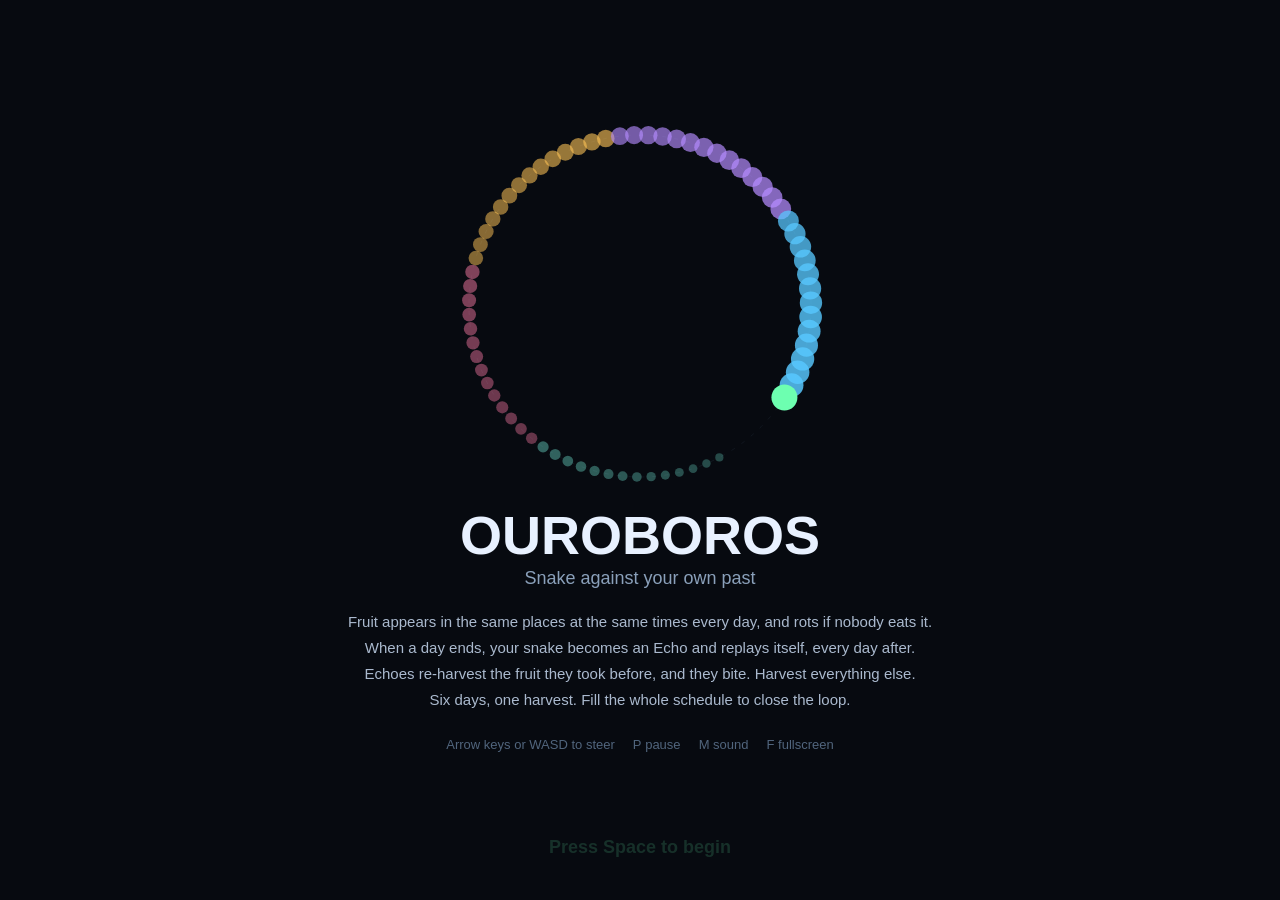
<file: ouroboros/ouroboros.html>
<!doctype html>
<html lang="en">
<head>
<meta charset="utf-8">
<meta name="viewport" content="width=device-width,initial-scale=1">
<title>Ouroboros</title>
<link rel="icon" href="data:image/svg+xml,%3Csvg xmlns='http://www.w3.org/2000/svg' viewBox='0 0 32 32'%3E%3Ccircle cx='16' cy='16' r='10' fill='none' stroke='%236dffb0' stroke-width='5' stroke-dasharray='52 11'/%3E%3C/svg%3E">
<style>
html,body{margin:0;height:100%;background:#070a10;overflow:hidden}
canvas{display:block;width:100vw;height:100vh;outline:none;touch-action:none}
noscript{position:fixed;top:40%;left:0;right:0;text-align:center;color:#cfe;font:16px sans-serif}
</style>
</head>
<body>
<canvas id="c" tabindex="0"></canvas>
<noscript>Ouroboros needs JavaScript. Open this file in Safari or Chrome.</noscript>

<script id="core">
/* ==========================================================================
   OUROBOROS core: pure game logic, no DOM. Everything is a function of the
   tick number, which is what lets an Echo replay a past day exactly.
   ========================================================================== */
(function (root) {
'use strict';

const DIRS = [{ x: 0, y: -1 }, { x: 1, y: 0 }, { x: 0, y: 1 }, { x: -1, y: 0 }]; // 0 up, 1 right, 2 down, 3 left

const CFG = {
  cols: 60, rows: 38,          // the classic Nokia board is roughly 20 x 20; this is more than five times the area
  tickMs: 112,                 // one move every 112 ms
  dayTicks: 500,               // one day is 56 seconds
  days: 6,
  startLen: 4,
  rewinds: 2, maxRewinds: 5,
  // fruit schedule (identical every day). The numbers come from simulating thousands of runs with scripted players
  // (see tests/balance): a perfect planner needs until about day 5 to harvest nearly everything.
  firstWave: 10, waveEvery: 62, waveJitter: 6, waveSize: 14, lastWaveMargin: 70,
  stagger: 6, life: 30, lifeJitter: 4, minGap: 2,
  // scoring
  fruitPoints: 100, comboWindow: 36, comboMax: 4, dayBonus: 250, nearMiss: 25,
  perfectBonus: 5000, rewindBonus: 1000,
  telegraph: 20                // ticks of warning before a fruit appears
};

function mulberry32(a) {
  return function () {
    a |= 0; a = (a + 0x6D2B79F5) | 0;
    let t = Math.imul(a ^ (a >>> 15), 1 | a);
    t = (t + Math.imul(t ^ (t >>> 7), 61 | t)) ^ t;
    return ((t ^ (t >>> 14)) >>> 0) / 4294967296;
  };
}

/* The fruit schedule. Fruit arrives in waves, one per zone of the board, and rots if nobody eats it. */
function makePlan(seed, cfg) {
  const rnd = mulberry32(seed >>> 0);
  const C = cfg.cols, R = cfg.rows, zc = 3, zr = 2, zones = [];
  for (let j = 0; j < zr; j++) {
    for (let i = 0; i < zc; i++) {
      zones.push({
        x0: Math.max(1, Math.floor(i * C / zc)), x1: Math.min(C - 2, Math.floor((i + 1) * C / zc) - 1),
        y0: Math.max(1, Math.floor(j * R / zr)), y1: Math.min(R - 2, Math.floor((j + 1) * R / zr) - 1)
      });
    }
  }
  const fruits = [];
  let w = cfg.firstWave, wave = 0;
  while (w < cfg.dayTicks - cfg.lastWaveMargin) {
    const order = zones.map(function (_, i) { return i; });
    for (let i = order.length - 1; i > 0; i--) {
      const j = Math.floor(rnd() * (i + 1)); const tmp = order[i]; order[i] = order[j]; order[j] = tmp;
    }
    for (let k = 0; k < cfg.waveSize; k++) {
      const z = zones[order[k % order.length]];
      const t0 = w + Math.floor(rnd() * (cfg.stagger + 1));
      const t1 = t0 + cfg.life + Math.floor(rnd() * (cfg.lifeJitter + 1));
      let spot = null;
      for (let tries = 0; tries < 30 && !spot; tries++) {
        const x = z.x0 + Math.floor(rnd() * (z.x1 - z.x0 + 1));
        const y = z.y0 + Math.floor(rnd() * (z.y1 - z.y0 + 1));
        let ok = true;
        for (let q = 0; q < fruits.length; q++) {
          const f = fruits[q];
          if (f.t0 < t1 && t0 < f.t1 && Math.max(Math.abs(f.x - x), Math.abs(f.y - y)) <= cfg.minGap) { ok = false; break; }
        }
        if (ok) spot = { x: x, y: y };
      }
      if (spot) fruits.push({ id: fruits.length, x: spot.x, y: spot.y, t0: t0, t1: t1, wave: wave });
    }
    w += cfg.waveEvery + Math.floor((rnd() * 2 - 1) * cfg.waveJitter);
    wave++;
  }
  return { seed: seed >>> 0, fruits: fruits };
}

/* A Run is one snake's whole day: every cell its head ever entered, and when it grew.
   The body at tick t is simply the last lens[t] cells of the path up to the head. */
class Run {
  constructor(sx, sy, dir, len0) {
    this.len0 = len0; this.dir = dir; this.startDir = dir;
    this.px = []; this.py = [];
    const d = DIRS[dir];
    for (let i = 0; i < len0; i++) {
      this.px.push(sx - d.x * (len0 - 1 - i));
      this.py.push(sy - d.y * (len0 - 1 - i));
    }
    this.lens = [len0];   // body length after tick t
    this.ateId = [-1];    // fruit eaten at tick t, or -1
    this.ateIdx = [];     // path indices of the cells where fruit was eaten
    this.t = 0;           // ticks recorded
    this.count = 0;       // fruit eaten
    this.color = -1;      // echo colour slot once frozen
  }
  hi(t) { return this.len0 - 1 + t; }
  si(t) { return this.hi(t) - this.lens[t] + 1; }
  push(x, y, fruitId) {
    this.px.push(x); this.py.push(y); this.t++;
    this.lens.push(this.lens[this.t - 1] + (fruitId >= 0 ? 1 : 0));
    this.ateId.push(fruitId);
    if (fruitId >= 0) { this.ateIdx.push(this.hi(this.t)); this.count++; }
  }
}

class Game {
  constructor(seed, over) {
    this.cfg = Object.assign({}, CFG, over || {});
    this.seed = seed >>> 0;
    this.plan = makePlan(this.seed, this.cfg);
    this.fruits = this.plan.fruits;
    const C = this.cfg.cols, R = this.cfg.rows;
    this.cellFruit = new Array(C * R);
    for (let i = 0; i < this.fruits.length; i++) {
      const f = this.fruits[i], k = f.x + f.y * C;
      (this.cellFruit[k] = this.cellFruit[k] || []).push(i);
    }
    this.spawnAt = new Uint8Array(this.cfg.dayTicks + 2);
    for (let i = 0; i < this.fruits.length; i++) if (this.fruits[i].t0 <= this.cfg.dayTicks) this.spawnAt[this.fruits[i].t0]++;
    this.occ = new Uint8Array(C * R);
    this.echoes = [];
    this.dayIndex = 0; this.attempt = 1;
    this.rewinds = this.cfg.rewinds;
    this.score = 0;
    this.stats = { deaths: 0, near: 0, bestCombo: 0 };
    this.history = [];
    this.final = null;
    this.beginDay();
  }

  get total() { return this.fruits.length; }
  freeCount() { let n = 0; for (let i = 0; i < this.fruits.length; i++) if (this.owner[i] < 0 && !this.eaten[i]) n++; return n; }
  harvested() { return this.fruits.length - this.freeCount(); }

  beginDay() {
    const cfg = this.cfg, n = this.fruits.length;
    this.owner = new Int16Array(n).fill(-1);
    this.ownTick = new Int32Array(n).fill(-1);
    for (let k = 0; k < this.echoes.length; k++) {
      const e = this.echoes[k];
      for (let t = 1; t <= e.t; t++) if (e.ateId[t] >= 0) { this.owner[e.ateId[t]] = k; this.ownTick[e.ateId[t]] = t; }
    }
    this.eaten = new Uint8Array(n);
    const sp = this.chooseSpawn();
    this.run = new Run(sp.x, sp.y, sp.d, cfg.startLen);
    this.queue = [];
    this.dayScore = 0; this.combo = 0; this.lastEatT = -999; this.nearCool = 0;
    this.death = null; this.gainedRewind = false;
    this.status = 'ready';
  }

  /* Where today's snake starts: the first spot (in a rotating order) that no Echo passes near in the opening seconds. */
  chooseSpawn() {
    const cfg = this.cfg, C = cfg.cols, R = cfg.rows, L = cfg.startLen, AHEAD = 18;
    const fx = [0.16, 0.84, 0.32, 0.68, 0.5, 0.16, 0.84, 0.32, 0.68, 0.5, 0.16, 0.84, 0.32, 0.68];
    const fy = [0.5, 0.5, 0.5, 0.5, 0.5, 0.22, 0.78, 0.22, 0.78, 0.22, 0.78, 0.22, 0.78, 0.78];
    const cands = [];
    for (let i = 0; i < fx.length; i++) {
      const x = Math.round(fx[i] * C), y = Math.round(fy[i] * R);
      cands.push({ x: x, y: y, d: fx[i] < 0.5 ? 1 : (fx[i] > 0.5 ? 3 : (fy[i] < 0.5 ? 1 : 3)) });
    }
    const off = (this.dayIndex * 3) % cands.length;
    let best = null, bestClear = -1;
    for (let n = 0; n < cands.length; n++) {
      const c = cands[(n + off) % cands.length], d = DIRS[c.d];
      let clear = 99;
      for (let k = 0; k <= AHEAD && clear > 0; k++) {
        for (let q = 0; q < this.echoes.length; q++) {
          const e = this.echoes[q], te = Math.min(k, e.t), h = e.hi(te), s = e.si(te);
          for (let i = s; i <= h; i++) {
            for (let j = 0; j < L; j++) {
              const dist = Math.max(Math.abs(e.px[i] - (c.x + d.x * (k - j))), Math.abs(e.py[i] - (c.y + d.y * (k - j))));
              if (dist < clear) clear = dist;
            }
          }
        }
      }
      if (clear >= 6) return c;
      if (clear > bestClear) { bestClear = clear; best = c; }
    }
    // Late days can have so many Echoes that none of the usual spots is quiet. Search a coarse grid for a better one,
    // heading for the middle of the board so there is room to move. Still a pure function of the Echoes, so every rewind agrees.
    if (bestClear < 6) {
      for (let y = 5; y <= R - 6; y += 4) {
        for (let x = 8; x <= C - 9; x += 4) {
          const c = { x: x, y: y, d: x < C / 2 ? 1 : 3 }, d = DIRS[c.d];
          let clear = 99;
          for (let k = 0; k <= AHEAD && clear > bestClear; k++) {
            for (let q = 0; q < this.echoes.length; q++) {
              const e = this.echoes[q], te = Math.min(k, e.t), h = e.hi(te), s = e.si(te);
              for (let i = s; i <= h; i++) {
                for (let j = 0; j < L; j++) {
                  const dist = Math.max(Math.abs(e.px[i] - (c.x + d.x * (k - j))), Math.abs(e.py[i] - (c.y + d.y * (k - j))));
                  if (dist < clear) clear = dist;
                }
              }
            }
          }
          if (clear > bestClear) { bestClear = clear; best = c; }
        }
      }
    }
    return best;
  }

  /* Direction input with a two-deep buffer; reversing or repeating is ignored. */
  input(d) {
    if (this.status !== 'ready' && this.status !== 'play') return false;
    if (this.queue.length >= 2) return false;
    const last = this.queue.length ? this.queue[this.queue.length - 1] : this.run.dir;
    if (d === last || d === ((last + 2) & 3)) return false;
    this.queue.push(d);
    return true;
  }
  begin() { if (this.status === 'ready') this.status = 'play'; }

  echoOcc(t, out) {
    const C = this.cfg.cols;
    out.fill(0);
    for (let k = 0; k < this.echoes.length; k++) {
      const e = this.echoes[k], te = Math.min(t, e.t), h = e.hi(te), s = e.si(te);
      for (let i = s; i <= h; i++) out[e.px[i] + e.py[i] * C] = k + 1;
    }
    return out;
  }

  die(ev, reason, x, y, echo) {
    this.status = 'dead';
    this.death = { reason: reason, x: x, y: y, echo: echo, t: this.run.t };
    ev.dead = this.death;
    return ev;
  }

  step() {
    if (this.status !== 'play') return null;
    const cfg = this.cfg, C = cfg.cols, R = cfg.rows, run = this.run;
    const ev = { ate: -1, points: 0, combo: 0, echoAte: [], dead: null, near: false, spawned: 0, done: false, victory: false };
    if (this.queue.length) run.dir = this.queue.shift();
    const d = DIRS[run.dir], h0 = run.hi(run.t);
    const hx = run.px[h0] + d.x, hy = run.py[h0] + d.y, t = run.t + 1;
    if (hx < 0 || hx >= C || hy < 0 || hy >= R) return this.die(ev, 'wall', hx, hy, -1);

    let ate = -1;
    const list = this.cellFruit[hx + hy * C];
    if (list) {
      for (let i = 0; i < list.length; i++) {
        const id = list[i], f = this.fruits[id];
        if (this.owner[id] < 0 && !this.eaten[id] && f.t0 <= t && t < f.t1) { ate = id; break; }
      }
    }
    run.push(hx, hy, ate);
    const hi = run.hi(t), si = run.si(t);
    for (let i = si; i < hi; i++) if (run.px[i] === hx && run.py[i] === hy) return this.die(ev, 'self', hx, hy, -1);
    const occ = this.echoOcc(t, this.occ);
    for (let i = hi; i >= si; i--) {
      const o = occ[run.px[i] + run.py[i] * C];
      if (o) return this.die(ev, 'echo', run.px[i], run.py[i], o - 1);
    }

    // survived this tick
    if (ate >= 0) {
      this.eaten[ate] = 1;
      this.combo = (t - this.lastEatT <= cfg.comboWindow) ? Math.min(cfg.comboMax, this.combo + 1) : 0;
      this.lastEatT = t;
      if (this.combo > this.stats.bestCombo) this.stats.bestCombo = this.combo;
      ev.ate = ate; ev.combo = this.combo; ev.points = cfg.fruitPoints * (1 + this.combo);
      this.dayScore += ev.points;
    }
    for (let k = 0; k < this.echoes.length; k++) {
      const e = this.echoes[k];
      if (t <= e.t && e.ateId[t] >= 0) ev.echoAte.push({ id: e.ateId[t], echo: k });
    }
    if (this.nearCool > 0) this.nearCool--;
    for (let k = 0; k < this.echoes.length && this.nearCool === 0; k++) {
      const e = this.echoes[k], eh = e.hi(Math.min(t, e.t));
      if (Math.abs(e.px[eh] - hx) <= 1 && Math.abs(e.py[eh] - hy) <= 1) {
        ev.near = true; this.nearCool = 8; this.dayScore += cfg.nearMiss; this.stats.near++;
      }
    }
    ev.spawned = this.spawnAt[t] || 0;

    if (ate >= 0 && this.freeCount() === 0) { this.finishDay(true); ev.done = true; ev.victory = true; }
    else if (t >= cfg.dayTicks) { this.finishDay(false); ev.done = true; }
    return ev;
  }

  finishDay(victory) {
    const cfg = this.cfg, run = this.run;
    run.color = this.echoes.length;
    this.echoes.push(run);
    this.dayClear = cfg.dayBonus * (this.dayIndex + 1);
    this.score += this.dayScore + this.dayClear;
    this.dayScore = 0;   // banked, so the HUD must not add it a second time
    this.history.push({ day: this.dayIndex + 1, attempts: this.attempt, eaten: run.count });
    const last = victory || this.dayIndex >= cfg.days - 1;
    if (last) { this.endGame(victory, false); return; }
    if (this.attempt === 1 && this.rewinds < cfg.maxRewinds) { this.rewinds++; this.gainedRewind = true; }
    this.status = 'dayDone';
  }

  nextDay() {
    if (this.status !== 'dayDone') return false;
    this.dayIndex++; this.attempt = 1;
    this.beginDay();
    return true;
  }

  /* After a death: rewind the day if any rewinds remain, otherwise the game ends. */
  afterDeath() {
    if (this.status !== 'dead') return false;
    this.stats.deaths++;
    if (this.rewinds > 0) { this.rewinds--; this.attempt++; this.beginDay(); return true; }
    // the run is over: the day you died in is lost, so its fruit and points do not count
    this.eaten.fill(0); this.dayScore = 0; this.run.count = 0;
    this.endGame(false, true);
    return false;
  }

  endGame(victory, died) {
    const cfg = this.cfg, harvested = this.harvested(), ratio = harvested / Math.max(1, this.fruits.length);
    if (victory) this.score += cfg.perfectBonus + this.rewinds * cfg.rewindBonus;
    this.final = { victory: victory, died: !!died, harvested: harvested, total: this.fruits.length, ratio: ratio, rank: Game.rank(ratio, victory), score: this.score };
    this.status = 'final';
  }
  static rank(ratio, victory) {
    if (victory) return 'OUROBOROS';
    if (ratio >= 0.9) return 'Harvest Master';
    if (ratio >= 0.75) return 'Gardener';
    if (ratio >= 0.5) return 'Seedling';
    return 'Sleepwalker';
  }
}

root.Ouro = { CFG: CFG, DIRS: DIRS, mulberry32: mulberry32, makePlan: makePlan, Run: Run, Game: Game };
})(typeof window !== 'undefined' ? window : globalThis);
</script>

<script id="app">
/* ==========================================================================
   OUROBOROS front end: drawing, input, sound.
   ========================================================================== */
(function () {
'use strict';
const O = window.Ouro, CFG = O.CFG, COLS = CFG.cols, ROWS = CFG.rows;
const canvas = document.getElementById('c');
const ctx = canvas.getContext('2d');
const FONT = '-apple-system, BlinkMacSystemFont, "SF Pro Display", "Helvetica Neue", Helvetica, Arial, sans-serif';
const PAL = {
  bg: '#070a10', text: '#e8f1ff', dim: '#8aa0ba', faint: '#51657d',
  you: '#6dffb0', youBody: '#2fcf86', youHi: '#c9ffe2',
  fruit: '#ff9f55', fruitHi: '#ffe0b8', danger: '#ff5a6e',
  echo: ['#58c8ff', '#b58cff', '#ffc457', '#ff7ca8', '#7dffe8']
};
const echoColor = function (i) { return PAL.echo[((i % PAL.echo.length) + PAL.echo.length) % PAL.echo.length]; };
const ROMAN = ['I', 'II', 'III', 'IV', 'V', 'VI'];

let DPR = 1, W = 0, H = 0, hudH = 0, cs = 10, ox = 0, oy = 0, bw = 0, bh = 0, u = 1, bgCanvas = null;
let game = null, phase = 'title', phaseT = 0, acc = 0, lastTs = 0, shakeT = 0, shakeMag = 0, frame = 0, nowTs = 0;
let particles = [], floaters = [], banner = null, tutorialShown = false;
const reduceMotion = !!(window.matchMedia && window.matchMedia('(prefers-reduced-motion: reduce)').matches);

/* ---------- storage (may be unavailable, e.g. private windows) ---------- */
function loadBest() {
  try {
    const b = JSON.parse(localStorage.getItem('ouroboros.best.v1'));
    if (b && typeof b === 'object') return { score: +b.score || 0, ratio: +b.ratio || 0 };
  } catch (e) { /* storage blocked or garbled: start fresh */ }
  return { score: 0, ratio: 0 };
}
function saveBest() {
  if (!game || !game.final) return;
  const b = loadBest(), f = game.final;
  b.score = Math.max(b.score, f.score); b.ratio = Math.max(b.ratio, f.ratio);
  try { localStorage.setItem('ouroboros.best.v1', JSON.stringify(b)); } catch (e) { /* ignore */ }
  best = b;
}
let best = loadBest();
const seedParam = (function () { const m = /[?&]seed=(\d+)/.exec(location.search || ''); return m ? (+m[1] >>> 0) : null; })();

/* ---------- sound (synthesised; starts after the first key press) ---------- */
const Sfx = (function () {
  let ac = null, master = null, muted = false;
  function init() {
    if (ac) {
      if (ac.state === 'suspended') { try { const r = ac.resume(); if (r && r.catch) r.catch(function () { /* ignore */ }); } catch (e) { /* ignore */ } }
      return;
    }
    try {
      const AC = window.AudioContext || window.webkitAudioContext;
      if (!AC) return;
      ac = new AC(); master = ac.createGain(); master.gain.value = 0.2; master.connect(ac.destination);
    } catch (e) { ac = null; }
  }
  function tone(f, dur, type, vol, f2, delay) {
    if (!ac || muted) return;
    try {
      const t0 = ac.currentTime + (delay || 0), o = ac.createOscillator(), g = ac.createGain();
      o.type = type || 'sine'; o.frequency.setValueAtTime(f, t0);
      if (f2) o.frequency.exponentialRampToValueAtTime(f2, t0 + dur);
      g.gain.setValueAtTime(0.0001, t0);
      g.gain.exponentialRampToValueAtTime(vol, t0 + 0.01);
      g.gain.exponentialRampToValueAtTime(0.0001, t0 + dur);
      o.connect(g); g.connect(master); o.start(t0); o.stop(t0 + dur + 0.03);
    } catch (e) { /* ignore */ }
  }
  function noise(dur, vol) {
    if (!ac || muted) return;
    try {
      const n = Math.floor(ac.sampleRate * dur), buf = ac.createBuffer(1, n, ac.sampleRate), d = buf.getChannelData(0);
      for (let i = 0; i < n; i++) d[i] = (Math.random() * 2 - 1) * (1 - i / n);
      const s = ac.createBufferSource(), g = ac.createGain(), f = ac.createBiquadFilter();
      f.type = 'lowpass'; f.frequency.value = 900; g.gain.value = vol;
      s.buffer = buf; s.connect(f); f.connect(g); g.connect(master); s.start();
    } catch (e) { /* ignore */ }
  }
  return {
    init: init,
    toggle: function () { muted = !muted; return muted; },
    isMuted: function () { return muted; },
    eat: function (c) { tone(520 + c * 110, 0.09, 'triangle', 0.5, 900 + c * 140); },
    echoEat: function () { tone(300, 0.07, 'sine', 0.16, 220); },
    near: function () { tone(1400, 0.05, 'square', 0.07, 1900); },
    spawn: function () { tone(880, 0.05, 'sine', 0.05, 1100); },
    die: function () { noise(0.5, 0.5); tone(220, 0.5, 'sawtooth', 0.25, 50); },
    rewind: function () { tone(120, 0.6, 'sawtooth', 0.12, 900); tone(240, 0.6, 'triangle', 0.1, 1400, 0.05); },
    dayEnd: function () { [523, 659, 784, 1046].forEach(function (f, i) { tone(f, 0.28, 'triangle', 0.25, 0, i * 0.09); }); },
    win: function () { [523, 659, 784, 1046, 1318, 1568].forEach(function (f, i) { tone(f, 0.4, 'triangle', 0.25, 0, i * 0.11); }); },
    over: function () { [392, 330, 262, 196].forEach(function (f, i) { tone(f, 0.35, 'sine', 0.25, 0, i * 0.14); }); },
    start: function () { tone(330, 0.12, 'triangle', 0.25, 660); }
  };
})();

/* ---------- layout ---------- */
function layout() {
  DPR = Math.min(window.devicePixelRatio || 1, 2);
  W = Math.max(200, window.innerWidth); H = Math.max(200, window.innerHeight);
  canvas.width = Math.round(W * DPR); canvas.height = Math.round(H * DPR);
  u = Math.max(0.5, Math.min(1.7, Math.min(W / 1280, H / 800)));
  hudH = Math.max(44, Math.min(80, Math.round(H * 0.09)));
  const pad = Math.max(6, Math.round(Math.min(W, H) * 0.012));
  const availW = W - pad * 2, availH = H - hudH - pad;
  cs = Math.max(6, Math.floor(Math.min(availW / COLS, availH / ROWS) * DPR) / DPR);
  bw = cs * COLS; bh = cs * ROWS;
  ox = Math.round((W - bw) / 2); oy = Math.round(hudH + (availH - bh) / 2);
  buildBg();
}
function buildBg() {
  if (!bgCanvas) bgCanvas = document.createElement('canvas');   // reused, so dragging the window edge does not churn memory
  bgCanvas.width = Math.max(1, Math.round(bw * DPR)); bgCanvas.height = Math.max(1, Math.round(bh * DPR));
  const g = bgCanvas.getContext('2d');
  g.setTransform(DPR, 0, 0, DPR, 0, 0);
  const grd = g.createLinearGradient(0, 0, 0, bh);
  grd.addColorStop(0, '#0e1520'); grd.addColorStop(1, '#0a1019');
  g.fillStyle = grd; g.fillRect(0, 0, bw, bh);
  for (let y = 0; y < ROWS; y++) for (let x = 0; x < COLS; x++) {
    if ((x + y) & 1) { g.fillStyle = 'rgba(160,200,255,0.022)'; g.fillRect(x * cs, y * cs, cs, cs); }
  }
  g.fillStyle = 'rgba(160,200,255,0.10)';
  for (let y = 0; y < ROWS; y++) for (let x = 0; x < COLS; x++) {
    g.beginPath(); g.arc((x + 0.5) * cs, (y + 0.5) * cs, Math.max(0.6, cs * 0.04), 0, 6.2832); g.fill();
  }
  const v = g.createRadialGradient(bw / 2, bh / 2, Math.min(bw, bh) * 0.35, bw / 2, bh / 2, Math.max(bw, bh) * 0.75);
  v.addColorStop(0, 'rgba(0,0,0,0)'); v.addColorStop(1, 'rgba(0,0,0,0.38)');
  g.fillStyle = v; g.fillRect(0, 0, bw, bh);
}

/* ---------- small drawing helpers ---------- */
function rr(x, y, w, h, r) {
  r = Math.min(r, w / 2, h / 2);
  ctx.beginPath(); ctx.moveTo(x + r, y); ctx.lineTo(x + w - r, y); ctx.quadraticCurveTo(x + w, y, x + w, y + r);
  ctx.lineTo(x + w, y + h - r); ctx.quadraticCurveTo(x + w, y + h, x + w - r, y + h); ctx.lineTo(x + r, y + h);
  ctx.quadraticCurveTo(x, y + h, x, y + h - r); ctx.lineTo(x, y + r); ctx.quadraticCurveTo(x, y, x + r, y); ctx.closePath();
}
function txt(s, x, y, size, weight, color, align, alpha) {
  ctx.font = weight + ' ' + Math.round(size) + 'px ' + FONT;
  ctx.textAlign = align || 'left'; ctx.textBaseline = 'middle';
  ctx.globalAlpha = alpha === undefined ? 1 : alpha; ctx.fillStyle = color; ctx.fillText(s, x, y); ctx.globalAlpha = 1;
}
function wrap(s, maxW) {
  const words = s.split(' '), lines = []; let line = '';
  for (let i = 0; i < words.length; i++) {
    const test = line ? line + ' ' + words[i] : words[i];
    if (ctx.measureText(test).width > maxW && line) { lines.push(line); line = words[i]; } else line = test;
  }
  if (line) lines.push(line);
  return lines;
}
function strokeSmooth(p) {
  const n = p.length / 2;
  ctx.beginPath(); ctx.moveTo(p[0], p[1]);
  if (n === 2) { ctx.lineTo(p[2], p[3]); ctx.stroke(); return; }
  for (let i = 1; i < n - 1; i++) {
    ctx.quadraticCurveTo(p[2 * i], p[2 * i + 1], (p[2 * i] + p[2 * i + 2]) / 2, (p[2 * i + 1] + p[2 * i + 3]) / 2);
  }
  ctx.lineTo(p[2 * n - 2], p[2 * n - 1]);
  ctx.stroke();
}
function clamp01(x) { return x < 0 ? 0 : (x > 1 ? 1 : x); }

/* ---------- snakes ---------- */
function snakePoints(run, t, alpha) {
  const hi = run.hi(t), si = run.si(t), p = [];
  let hx = run.px[hi], hy = run.py[hi];
  const moving = t > 0 && alpha < 1;
  if (moving) { hx = run.px[hi - 1] + (hx - run.px[hi - 1]) * alpha; hy = run.py[hi - 1] + (hy - run.py[hi - 1]) * alpha; }
  p.push((hx + 0.5) * cs, (hy + 0.5) * cs);
  for (let i = hi - 1; i >= si; i--) p.push((run.px[i] + 0.5) * cs, (run.py[i] + 0.5) * cs);
  if (moving) {
    const sp = run.si(t - 1);
    if (sp !== si) {
      const f = 1 - alpha;
      p.push((run.px[si] + (run.px[sp] - run.px[si]) * f + 0.5) * cs, (run.py[si] + (run.py[sp] - run.py[si]) * f + 0.5) * cs);
    }
  }
  return { pts: p, hx: (hx + 0.5) * cs, hy: (hy + 0.5) * cs };
}
function drawSnake(run, t, alpha, o) {
  const sp = snakePoints(run, t, alpha), hi = run.hi(t), si = run.si(t);
  ctx.lineJoin = 'round'; ctx.lineCap = 'round';
  ctx.globalAlpha = o.alpha * 0.16; ctx.strokeStyle = o.color; ctx.lineWidth = cs * 1.0; strokeSmooth(sp.pts);
  ctx.globalAlpha = o.alpha; ctx.strokeStyle = o.body; ctx.lineWidth = cs * 0.66; strokeSmooth(sp.pts);
  ctx.globalAlpha = o.alpha * 0.55; ctx.strokeStyle = o.hi; ctx.lineWidth = cs * 0.2; strokeSmooth(sp.pts);
  ctx.globalAlpha = o.alpha * 0.9; ctx.fillStyle = o.hi;
  for (let k = 0; k < run.ateIdx.length; k++) {
    const idx = run.ateIdx[k];
    if (idx >= si && idx < hi) { ctx.beginPath(); ctx.arc((run.px[idx] + 0.5) * cs, (run.py[idx] + 0.5) * cs, cs * 0.34, 0, 6.2832); ctx.fill(); }
  }
  // head
  let dx = DIRS_X[run.startDir], dy = DIRS_Y[run.startDir];
  if (hi >= 1) { dx = run.px[hi] - run.px[hi - 1]; dy = run.py[hi] - run.py[hi - 1]; }
  ctx.globalAlpha = o.alpha; ctx.fillStyle = o.color;
  ctx.beginPath(); ctx.arc(sp.hx, sp.hy, cs * 0.42, 0, 6.2832); ctx.fill();
  if (o.label) {
    ctx.font = '800 ' + Math.round(cs * 0.4) + 'px ' + FONT; ctx.textAlign = 'center'; ctx.textBaseline = 'middle';
    ctx.fillStyle = '#071018'; ctx.fillText(o.label, sp.hx, sp.hy + cs * 0.02);
  } else {
    const px = -dy, py = dx;
    for (let s = -1; s <= 1; s += 2) {
      const ex = sp.hx + dx * cs * 0.12 + px * s * cs * 0.17, ey = sp.hy + dy * cs * 0.12 + py * s * cs * 0.17;
      ctx.fillStyle = '#fff'; ctx.beginPath(); ctx.arc(ex, ey, cs * 0.11, 0, 6.2832); ctx.fill();
      ctx.fillStyle = '#05140d'; ctx.beginPath(); ctx.arc(ex + dx * cs * 0.04, ey + dy * cs * 0.04, cs * 0.055, 0, 6.2832); ctx.fill();
    }
  }
  ctx.globalAlpha = 1;
}
const DIRS_X = [0, 1, 0, -1], DIRS_Y = [-1, 0, 1, 0];

const PREVIEW_TICKS = 24;   // how far ahead an Echo's route is drawn (about 2.7 seconds); balance was tuned with this value
function drawEchoPreview(e, t) {
  const te = Math.min(t, e.t), end = Math.min(e.t, te + PREVIEW_TICKS);
  if (end <= te) return;
  const h = e.hi(te), h2 = e.hi(end);
  ctx.save();
  ctx.setLineDash([cs * 0.16, cs * 0.26]); ctx.lineCap = 'round'; ctx.lineJoin = 'round';
  ctx.strokeStyle = echoColor(e.color); ctx.globalAlpha = 0.38; ctx.lineWidth = Math.max(1.2, cs * 0.1);
  const p = [];
  for (let i = h; i <= h2; i++) p.push((e.px[i] + 0.5) * cs, (e.py[i] + 0.5) * cs);
  if (p.length >= 4) strokeSmooth(p);
  ctx.restore();
}

/* ---------- fruit ---------- */
function drawFruits(t, alpha, ts) {
  const g = game, tf = t + alpha;
  ctx.lineCap = 'round';
  for (let i = 0; i < g.fruits.length; i++) {
    if (g.eaten[i]) continue;
    const f = g.fruits[i], cx = (f.x + 0.5) * cs, cy = (f.y + 0.5) * cs, own = g.owner[i];
    if (t < f.t0) {
      const lead = f.t0 - tf;
      if (lead <= CFG.telegraph) {
        const k = 1 - lead / CFG.telegraph;
        ctx.save(); ctx.setLineDash([cs * 0.1, cs * 0.14]);
        ctx.globalAlpha = 0.12 + 0.4 * k; ctx.strokeStyle = own >= 0 ? echoColor(own) : '#ffffff';
        ctx.lineWidth = Math.max(1, cs * 0.06);
        ctx.beginPath(); ctx.arc(cx, cy, cs * (0.5 - 0.14 * k), 0, 6.2832); ctx.stroke(); ctx.restore();
      }
      continue;
    }
    if (own >= 0) {
      if (t >= g.ownTick[i]) continue;
      const pulse = 1 + 0.07 * Math.sin(ts / 260 + i);
      ctx.strokeStyle = echoColor(own); ctx.globalAlpha = 0.9; ctx.lineWidth = Math.max(1.5, cs * 0.09);
      ctx.beginPath(); ctx.arc(cx, cy, cs * 0.3 * pulse, 0, 6.2832); ctx.stroke();
      ctx.globalAlpha = 0.5; ctx.fillStyle = echoColor(own); ctx.beginPath(); ctx.arc(cx, cy, cs * 0.08, 0, 6.2832); ctx.fill();
      ctx.globalAlpha = 1;
      continue;
    }
    if (t >= f.t1) continue;
    const rem = clamp01((f.t1 - tf) / (f.t1 - f.t0));
    const s = Math.min(1, (tf - f.t0) / 4), pop = 1 - Math.pow(1 - s, 3);
    const r = cs * 0.3 * pop * (1 + 0.05 * Math.sin(ts / 200 + i));
    ctx.globalAlpha = 0.22; ctx.fillStyle = PAL.fruit; ctx.beginPath(); ctx.arc(cx, cy, r * 1.9, 0, 6.2832); ctx.fill();
    ctx.globalAlpha = 1; ctx.fillStyle = PAL.fruit; ctx.beginPath(); ctx.arc(cx, cy, r, 0, 6.2832); ctx.fill();
    ctx.fillStyle = PAL.fruitHi; ctx.globalAlpha = 0.85; ctx.beginPath(); ctx.arc(cx - r * 0.3, cy - r * 0.3, r * 0.3, 0, 6.2832); ctx.fill();
    // rot ring: shrinks as the fruit spoils
    const blink = rem < 0.22 && (Math.floor(ts / 110) & 1);
    ctx.globalAlpha = blink ? 0.25 : 0.9;
    ctx.strokeStyle = rem > 0.5 ? '#9dffc0' : (rem > 0.25 ? '#ffe36b' : '#ff6b6b');
    ctx.lineWidth = Math.max(1.5, cs * 0.075);
    ctx.beginPath(); ctx.arc(cx, cy, cs * 0.46, -Math.PI / 2, -Math.PI / 2 + 6.2832 * rem); ctx.stroke();
    ctx.globalAlpha = 1;
  }
}

/* ---------- particles ---------- */
function burst(cx, cy, color, n, speed, life) {
  if (particles.length > 400) return;
  for (let i = 0; i < n; i++) {
    const a = Math.random() * 6.2832, s = (0.4 + Math.random()) * speed;
    particles.push({ x: cx, y: cy, vx: Math.cos(a) * s, vy: Math.sin(a) * s, life: life * (0.6 + Math.random() * 0.6), max: life, color: color, size: cs * (0.05 + Math.random() * 0.08) });
  }
}
function floater(cx, cy, text, color) { floaters.push({ x: cx, y: cy, text: text, color: color, life: 900, max: 900 }); }
function stepFx(dt) {
  for (let i = particles.length - 1; i >= 0; i--) {
    const p = particles[i]; p.life -= dt; if (p.life <= 0) { particles.splice(i, 1); continue; }
    const drag = Math.pow(0.96, dt / 16.667);   // the same decay at 60 Hz and 120 Hz
    p.x += p.vx * dt / 1000; p.y += p.vy * dt / 1000; p.vx *= drag; p.vy *= drag;
  }
  for (let i = floaters.length - 1; i >= 0; i--) {
    const f = floaters[i]; f.life -= dt; if (f.life <= 0) { floaters.splice(i, 1); continue; } f.y -= dt * 0.03 * u;
  }
  if (shakeT > 0) shakeT -= dt;
}
function drawFx() {
  for (let i = 0; i < particles.length; i++) {
    const p = particles[i];
    ctx.globalAlpha = clamp01(p.life / p.max); ctx.fillStyle = p.color;
    ctx.beginPath(); ctx.arc(p.x, p.y, p.size, 0, 6.2832); ctx.fill();
  }
  for (let i = 0; i < floaters.length; i++) {
    const f = floaters[i], k = clamp01(f.life / f.max);
    txt(f.text, f.x, f.y, cs * 0.7, 800, f.color, 'center', k);
  }
  ctx.globalAlpha = 1;
}

/* ---------- board and HUD ---------- */
function drawBoard(ts) {
  const g = game, run = g.run, t = run.t, tm = g.cfg.tickMs;
  const alpha = phase === 'play' ? clamp01(acc / tm) : 1;
  let sx = 0, sy = 0;
  if (shakeT > 0 && !reduceMotion) { sx = (Math.random() - 0.5) * shakeMag; sy = (Math.random() - 0.5) * shakeMag; }
  ctx.save();
  ctx.translate(ox + sx, oy + sy);
  ctx.drawImage(bgCanvas, 0, 0, bw, bh);
  // the sky of the day: dawn teal, noon blue, dusk plum
  const prog = clamp01((t + alpha) / g.cfg.dayTicks), hue = 195 + prog * 110;
  ctx.fillStyle = 'hsla(' + hue.toFixed(0) + ',70%,45%,0.07)'; ctx.fillRect(0, 0, bw, bh);
  ctx.beginPath(); ctx.rect(0, 0, bw, bh); ctx.clip();

  for (let k = 0; k < g.echoes.length; k++) drawEchoPreview(g.echoes[k], t);
  for (let k = 0; k < g.echoes.length; k++) {
    const e = g.echoes[k], c = echoColor(e.color);
    drawSnake(e, Math.min(t, e.t), t > e.t ? 1 : alpha, { color: c, body: c, hi: '#ffffff', alpha: 0.55, label: ROMAN[k] || String(k + 1) });
  }
  const dead = phase === 'dead';
  drawSnake(run, t, alpha, { color: dead ? PAL.danger : PAL.you, body: dead ? '#a8283a' : PAL.youBody, hi: PAL.youHi, alpha: 1, label: null });
  drawFruits(t, alpha, ts);
  if (g.death && dead) {
    const d = g.death, cx = (Math.max(0, Math.min(COLS - 1, d.x)) + 0.5) * cs, cy = (Math.max(0, Math.min(ROWS - 1, d.y)) + 0.5) * cs;
    const k = clamp01(phaseT / 500);
    ctx.strokeStyle = PAL.danger; ctx.lineWidth = cs * 0.12; ctx.globalAlpha = 1 - k * 0.4;
    ctx.beginPath(); ctx.arc(cx, cy, cs * (0.6 + k * 1.2), 0, 6.2832); ctx.stroke(); ctx.globalAlpha = 1;
  }
  drawFx();
  ctx.restore();

  // border and day clock
  ctx.strokeStyle = 'hsla(' + hue.toFixed(0) + ',70%,62%,0.55)'; ctx.lineWidth = 2;
  ctx.strokeRect(ox - 1, oy - 1, bw + 2, bh + 2);
  ctx.fillStyle = 'rgba(255,255,255,0.07)'; ctx.fillRect(ox, oy - 8, bw, 3);
  ctx.fillStyle = 'hsl(' + hue.toFixed(0) + ',75%,62%)'; ctx.fillRect(ox, oy - 8, bw * prog, 3);
}

function eatenCountNow() { return game.run.count; }
function drawHud() {
  const g = game, y1 = hudH * 0.36, y2 = hudH * 0.72;
  txt('DAY ' + (g.dayIndex + 1) + ' / ' + g.cfg.days, ox, y1, 20 * u, 800, PAL.text, 'left');
  const sub = g.attempt > 1 ? 'attempt ' + g.attempt : (g.echoes.length ? g.echoes.length + (g.echoes.length === 1 ? ' echo running' : ' echoes running') : 'no echoes yet');
  txt(sub, ox, y2, 12.5 * u, 500, PAL.dim, 'left');

  // harvest bar, split by who harvested what
  const total = g.total, bx = ox + bw * 0.27, bwid = bw * 0.46, by = hudH * 0.62, bhh = Math.max(8, 11 * u);
  txt('HARVEST  ' + g.harvested() + ' / ' + total, bx + bwid / 2, y1 - 1, 15 * u, 800, PAL.text, 'center');
  ctx.fillStyle = 'rgba(160,200,255,0.12)'; rr(bx, by, bwid, bhh, bhh / 2); ctx.fill();
  ctx.save(); rr(bx, by, bwid, bhh, bhh / 2); ctx.clip();
  let acc0 = 0;
  for (let k = 0; k < g.echoes.length; k++) {
    const w = bwid * g.echoes[k].count / Math.max(1, total);
    ctx.fillStyle = echoColor(g.echoes[k].color); ctx.globalAlpha = 0.85; ctx.fillRect(bx + acc0, by, w + 0.5, bhh); acc0 += w;
  }
  ctx.globalAlpha = 1; ctx.fillStyle = PAL.you; ctx.fillRect(bx + acc0, by, bwid * eatenCountNow() / Math.max(1, total), bhh);
  ctx.restore();

  // rewinds and score
  const rx = ox + bw, rw = 17 * u;
  txt(String(g.score + g.dayScore).replace(/\B(?=(\d{3})+(?!\d))/g, ','), rx, y1, 20 * u, 800, PAL.text, 'right');
  for (let i = 0; i < g.cfg.maxRewinds; i++) {
    // a little clock per rewind in hand
    const cx = rx - rw * 0.5 - i * rw, cy = y2, on = i < g.rewinds, r = 6 * u;
    ctx.strokeStyle = on ? '#9fd8ff' : 'rgba(160,200,255,0.2)'; ctx.lineWidth = Math.max(1.4, 1.8 * u); ctx.lineCap = 'round'; ctx.lineJoin = 'round';
    ctx.beginPath(); ctx.arc(cx, cy, r, 0, 6.2832); ctx.stroke();
    ctx.beginPath(); ctx.moveTo(cx, cy - r * 0.62); ctx.lineTo(cx, cy); ctx.lineTo(cx - r * 0.46, cy + r * 0.22); ctx.stroke();
  }
  txt('rewinds', rx - rw * g.cfg.maxRewinds - 6 * u, y2, 12.5 * u, 500, PAL.dim, 'right');
}

/* ---------- cards and banners ---------- */
function card(o) {
  const a = o.alpha === undefined ? 1 : o.alpha, maxW = Math.min(W * 0.86, 640 * u);
  ctx.save(); ctx.globalAlpha = a;
  const items = [];
  let h = 34 * u;
  ctx.font = '800 ' + Math.round(30 * u) + 'px ' + FONT;
  items.push({ s: o.title, size: 30 * u, w: 800, c: o.titleColor || PAL.text, gap: 14 * u }); h += 30 * u + 14 * u;
  for (let i = 0; i < o.lines.length; i++) {
    const L = o.lines[i], size = (L.size || 16) * u;
    ctx.font = (L.w || 500) + ' ' + Math.round(size) + 'px ' + FONT;
    const ls = wrap(L.t, maxW - 56 * u);
    for (let j = 0; j < ls.length; j++) { items.push({ s: ls[j], size: size, w: L.w || 500, c: L.c || PAL.dim, gap: size * 0.5 }); h += size * 1.5; }
    h += (L.after || 0) * u;
    if (L.after) items[items.length - 1].gap += L.after * u;
  }
  if (o.footer) { h += 16 * u + 18 * u; }
  h += 26 * u;
  const cx = W / 2, cy = o.cy || H * 0.5, top = cy - h / 2;
  rr(cx - maxW / 2, top, maxW, h, 18 * u); ctx.fillStyle = 'rgba(7,11,18,0.9)'; ctx.fill();
  ctx.strokeStyle = 'rgba(160,200,255,0.28)'; ctx.lineWidth = 1; ctx.stroke();
  let y = top + 34 * u;
  for (let i = 0; i < items.length; i++) {
    const it = items[i]; y += it.size * (i === 0 ? 0.5 : 0.75);
    txt(it.s, cx, y, it.size, it.w, it.c, 'center'); y += it.size * (i === 0 ? 0.5 : 0.75) + (i === 0 ? 14 * u : it.size * 0.0) + (it.gap > it.size * 0.5 ? it.gap - it.size * 0.5 : 0);
  }
  if (o.footer) txt(o.footer, cx, top + h - 28 * u, 14 * u, 700, PAL.you, 'center', 0.55 + 0.45 * Math.sin(nowTs / 230));
  ctx.restore();
}
function drawBanner(lines, alpha) {
  const maxW = Math.min(bw * 0.9, 720 * u), size = 15 * u;
  ctx.save(); ctx.globalAlpha = alpha;
  ctx.font = '600 ' + Math.round(size) + 'px ' + FONT;
  const all = [];
  for (let i = 0; i < lines.length; i++) {
    ctx.font = (i === 0 ? '800 ' : '500 ') + Math.round(i === 0 ? size * 1.25 : size) + 'px ' + FONT;
    const ls = wrap(lines[i], maxW - 40 * u);
    for (let j = 0; j < ls.length; j++) all.push({ s: ls[j], first: i === 0, last: i === lines.length - 1 });
  }
  const lh = size * 1.55, h = all.length * lh + 26 * u, top = oy + bh * 0.04;
  rr(ox + bw / 2 - maxW / 2, top, maxW, h, 14 * u); ctx.fillStyle = 'rgba(6,10,17,0.84)'; ctx.fill();
  ctx.strokeStyle = 'rgba(160,200,255,0.25)'; ctx.stroke();
  for (let i = 0; i < all.length; i++) {
    const it = all[i];
    txt(it.s, ox + bw / 2, top + 13 * u + lh * (i + 0.5), it.first ? size * 1.25 : size, it.first ? 800 : (it.last ? 700 : 500),
      it.first ? PAL.text : (it.last ? PAL.you : PAL.dim), 'center', it.last && !it.first ? 0.6 + 0.4 * Math.sin(nowTs / 230) : 1);
  }
  ctx.restore();
}

/* ---------- title ---------- */
function drawTitle(ts) {
  ctx.fillStyle = PAL.bg; ctx.fillRect(0, 0, W, H);
  const cx = W / 2, cy = H * 0.34, R = Math.min(W * 0.2, H * 0.19), n = 70, a0 = ts / 2400;
  ctx.globalAlpha = 0.5; ctx.strokeStyle = 'rgba(160,200,255,0.12)'; ctx.setLineDash([4 * u, 8 * u]); ctx.lineWidth = 1;
  ctx.beginPath(); ctx.arc(cx, cy, R, 0, 6.2832); ctx.stroke(); ctx.setLineDash([]); ctx.globalAlpha = 1;
  for (let i = n - 1; i >= 0; i--) {
    const a = a0 - i * (6.2832 * 0.93 / n), k = 1 - i / n;
    const x = cx + Math.cos(a) * R, y = cy + Math.sin(a) * R;
    ctx.fillStyle = i === 0 ? PAL.you : echoColor(Math.floor(i / n * PAL.echo.length * 1.0));
    ctx.globalAlpha = i === 0 ? 1 : 0.25 + 0.6 * k;
    ctx.beginPath(); ctx.arc(x, y, (i === 0 ? 13 : 4 + 8 * k) * u, 0, 6.2832); ctx.fill();
  }
  ctx.globalAlpha = 1;
  const ty = cy + R + 62 * u;
  txt('OUROBOROS', cx, ty, 54 * u, 800, PAL.text, 'center');
  txt('Snake against your own past', cx, ty + 40 * u, 18 * u, 500, PAL.dim, 'center');
  const rules = [
    'Fruit appears in the same places at the same times every day, and rots if nobody eats it.',
    'When a day ends, your snake becomes an Echo and replays itself, every day after.',
    'Echoes re-harvest the fruit they took before, and they bite. Harvest everything else.',
    (['Zero', 'One', 'Two', 'Three', 'Four', 'Five', 'Six', 'Seven', 'Eight', 'Nine'][CFG.days] || String(CFG.days)) + ' days, one harvest. Fill the whole schedule to close the loop.'
  ];
  for (let i = 0; i < rules.length; i++) txt(rules[i], cx, ty + 84 * u + i * 26 * u, 15 * u, 500, '#b9c9de', 'center', 0.92);
  txt('Arrow keys or WASD to steer     P pause     M sound     F fullscreen', cx, ty + 84 * u + rules.length * 26 * u + 18 * u, 13 * u, 500, PAL.faint, 'center');
  txt('Press Space to begin', cx, H - 52 * u, 18 * u, 800, PAL.you, 'center', 0.55 + 0.45 * Math.sin(ts / 260));
  if (best.score > 0) txt('Best  ' + String(best.score).replace(/\B(?=(\d{3})+(?!\d))/g, ',') + '   Harvest  ' + Math.round(best.ratio * 100) + '%', cx, H - 24 * u, 13 * u, 500, PAL.dim, 'center');
}

/* ---------- flow ---------- */
function newGame() {
  const seed = seedParam !== null ? seedParam : ((Math.random() * 4294967296) >>> 0);
  game = new O.Game(seed);
  particles.length = 0; floaters.length = 0; tutorialShown = false;
  enterReady();
}
function enterReady() {
  phase = 'ready'; phaseT = 0; acc = 0;
  const g = game, d = g.dayIndex + 1, n = g.echoes.length, lines = ['DAY ' + d + ' OF ' + g.cfg.days];
  if (g.attempt > 1) lines.push('Rewound. ' + g.rewinds + (g.rewinds === 1 ? ' rewind' : ' rewinds') + ' left.');
  if (n === 0) lines.push('Eat fruit before it rots. You cannot reach all of it, so choose well.');
  else if (d === 2 && g.attempt === 1) lines.push('Your last run is now Echo I. It will take the same fruit again (hollow rings), so leave those alone and stay clear of it.');
  else if (g.attempt === 1) lines.push(n + ' echoes are running. ' + g.freeCount() + ' fruit are still unclaimed.');
  else lines.push(g.freeCount() + ' fruit are still unclaimed.');
  lines.push('Press an arrow key to begin');
  banner = lines;
}
const READY_GRACE = 250;   // ms after a day is set up before it accepts a move, so a held key or a double tap cannot skip the briefing
let pending = null, pendingT = 0;   // R and Q on the pause card need a second press
function pendingNow() { return pending && performance.now() - pendingT < 3000 ? pending : null; }
function onDir(d, repeat) {
  Sfx.init();
  if (phase === 'ready') {
    if (repeat || phaseT < READY_GRACE) return;
    game.input(d); game.begin(); phase = 'play'; phaseT = 0; acc = 0; Sfx.start();
  } else if (phase === 'play') game.input(d);
}
function onConfirm() {
  Sfx.init();
  if (phase === 'title') newGame();
  else if (phase === 'ready') { if (phaseT >= READY_GRACE) { game.begin(); phase = 'play'; phaseT = 0; acc = 0; Sfx.start(); } }
  else if (phase === 'dead' && phaseT > 450) afterDeath();
  else if (phase === 'daydone' && phaseT > 600) { game.nextDay(); enterReady(); }
  else if (phase === 'final' && phaseT > 800) newGame();
  else if (phase === 'paused') { pending = null; phase = 'play'; acc = 0; }
}
function togglePause() {
  pending = null;
  if (phase === 'play') { phase = 'paused'; }
  else if (phase === 'paused') { phase = 'play'; acc = 0; }
}
function afterDeath() {
  const more = game.afterDeath();
  particles.length = 0; floaters.length = 0; acc = 0;
  if (more) { phase = 'rewind'; phaseT = 0; Sfx.rewind(); }
  else { phase = 'final'; phaseT = 0; saveBest(); Sfx.over(); }
}
function cellCenter(x, y) { return [(x + 0.5) * cs, (y + 0.5) * cs]; }
function onEvents(ev) {
  if (!ev) return;
  const g = game, run = g.run, hx = run.px[run.hi(run.t)], hy = run.py[run.hi(run.t)];
  if (ev.dead) {
    const c = cellCenter(Math.max(0, Math.min(COLS - 1, ev.dead.x)), Math.max(0, Math.min(ROWS - 1, ev.dead.y)));
    burst(c[0], c[1], PAL.danger, 26, cs * 7, 700); burst(c[0], c[1], PAL.you, 14, cs * 5, 600);
    shakeT = 380; shakeMag = cs * 0.5; phase = 'dead'; phaseT = 0; acc = 0; Sfx.die();
    return;
  }
  if (ev.ate >= 0) {
    const c = cellCenter(hx, hy);
    burst(c[0], c[1], PAL.fruit, 12, cs * 5, 520);
    floater(c[0], c[1] - cs * 0.6, '+' + ev.points + (ev.combo > 0 ? '  x' + (ev.combo + 1) : ''), ev.combo > 0 ? '#ffe36b' : PAL.text);
    Sfx.eat(ev.combo);
  }
  for (let i = 0; i < ev.echoAte.length; i++) {
    const f = g.fruits[ev.echoAte[i].id], c = cellCenter(f.x, f.y);
    burst(c[0], c[1], echoColor(ev.echoAte[i].echo), 9, cs * 3.5, 460); Sfx.echoEat();
  }
  if (ev.near) { const c = cellCenter(hx, hy); burst(c[0], c[1], '#ffffff', 8, cs * 4, 360); floater(c[0], c[1] - cs * 0.6, 'close shave +' + CFG.nearMiss, '#cfe8ff'); Sfx.near(); }
  if (ev.spawned > 0) Sfx.spawn();
  if (ev.done) {
    acc = 0; phase = g.status === 'final' ? 'final' : 'daydone'; phaseT = 0;
    if (g.status === 'final') { saveBest(); if (g.final.victory) Sfx.win(); else Sfx.dayEnd(); } else Sfx.dayEnd();
  }
}

function update(dt) {
  phaseT += dt;
  if (phase === 'play') {
    acc += dt;
    const tm = game.cfg.tickMs;
    let guard = 0;
    while (acc >= tm && phase === 'play' && guard++ < 6) { acc -= tm; onEvents(game.step()); }
    if (guard >= 6) acc = 0;
  } else if (phase === 'dead') {
    if (phaseT > 1300) afterDeath();
  } else if (phase === 'rewind') {
    if (phaseT > 750) { enterReady(); }
  }
  stepFx(dt);
}

/* ---------- overlays per phase ---------- */
function drawOverlays(ts) {
  const g = game;
  if (phase === 'ready') drawBanner(banner || [], clamp01(phaseT / 250));
  else if (phase === 'paused') {
    ctx.fillStyle = 'rgba(4,7,12,0.6)'; ctx.fillRect(0, 0, W, H);
    const pend = pendingNow();
    card({
      title: 'Paused',
      lines: [
        { t: 'P or Space to continue', c: PAL.text, after: 4 },
        pend ? { t: pend === 'R' ? 'Press R again to throw away this run and start over' : 'Press Q again to leave this run and go back to the title', c: PAL.danger, size: 15, w: 700 }
             : { t: 'R restart the run     Q back to title     M sound     F fullscreen', size: 13 }
      ],
      cy: H * 0.5
    });
  } else if (phase === 'dead') {
    const d = g.death, k = clamp01((phaseT - 250) / 300);
    let why = d.reason === 'wall' ? 'You hit the wall.' : (d.reason === 'self' ? 'You bit yourself.' : 'Echo ' + (ROMAN[d.echo] || (d.echo + 1)) + ' caught you.');
    const left = g.rewinds - 1;   // this death spends one
    drawBanner([why, g.rewinds > 0 ? 'The day rewinds. ' + left + (left === 1 ? ' rewind' : ' rewinds') + ' left after this.' : 'No rewinds left. This is the end of the run.'], k);
  } else if (phase === 'rewind') {
    const k = clamp01(phaseT / 750);
    ctx.save(); ctx.globalAlpha = 0.5 * (1 - k); ctx.fillStyle = '#9fd8ff';
    for (let i = 0; i < 18; i++) { const yy = oy + (i / 18) * bh; ctx.fillRect(ox, yy, bw * clamp01(1.4 - k * 1.4 + Math.sin(i * 12.9898) * 0.3), bh / 36); }
    ctx.restore();
    txt('REWIND', ox + bw / 2, oy + bh / 2, 64 * u, 800, '#dff1ff', 'center', 1 - k);
  } else if (phase === 'daydone') {
    const k = clamp01((phaseT - 450) / 350);
    if (k > 0) {
      ctx.fillStyle = 'rgba(4,7,12,' + (0.55 * k) + ')'; ctx.fillRect(0, 0, W, H);
      const e = g.echoes[g.echoes.length - 1], nm = 'Echo ' + (ROMAN[e.color] || (e.color + 1));
      const lines = [
        { t: 'You harvested ' + e.count + ' fruit today.', c: PAL.text, size: 18 },
        { t: nm + ' is born. Tomorrow it takes those ' + e.count + ' again, and it is as long as your snake was at dusk.', size: 15 },
        { t: 'Harvest so far  ' + g.harvested() + ' of ' + g.total + '  (' + Math.round(100 * g.harvested() / g.total) + '%).  ' + g.freeCount() + ' still unclaimed.', size: 15, c: PAL.text }
      ];
      if (g.gainedRewind) lines.push({ t: 'Clean day. +1 rewind.', c: '#9fd8ff', size: 15 });
      card({ title: 'Day ' + (g.dayIndex + 1) + ' complete', titleColor: echoColor(e.color), lines: lines, footer: 'Press Space for day ' + (g.dayIndex + 2), alpha: k });
    }
  } else if (phase === 'final') {
    const k = clamp01((phaseT - 250) / 400), f = g.final;
    ctx.fillStyle = 'rgba(4,7,12,' + (0.72 * k) + ')'; ctx.fillRect(0, 0, W, H);
    // every route you ever ran, woven together
    ctx.save(); ctx.translate(ox, oy); ctx.globalAlpha = 0.5 * k; ctx.lineWidth = Math.max(1, cs * 0.12); ctx.lineJoin = 'round';
    for (let q = 0; q < g.echoes.length; q++) {
      const e = g.echoes[q]; ctx.strokeStyle = echoColor(e.color); ctx.beginPath();
      for (let i = e.len0 - 1; i < e.px.length; i++) { const X = (e.px[i] + 0.5) * cs, Y = (e.py[i] + 0.5) * cs; if (i === e.len0 - 1) ctx.moveTo(X, Y); else ctx.lineTo(X, Y); }
      ctx.stroke();
    }
    ctx.restore();
    const lines = [];
    lines.push({ t: f.victory ? 'Every fruit harvested. The loop is closed.' : (f.died ? 'You ran out of rewinds.' : 'The fifth day is over.'), c: PAL.text, size: 17, after: 6 });
    lines.push({ t: 'Harvest  ' + f.harvested + ' of ' + f.total + '  (' + Math.round(f.ratio * 100) + '%)', c: PAL.text, size: 20, w: 800 });
    lines.push({ t: 'Score  ' + String(f.score).replace(/\B(?=(\d{3})+(?!\d))/g, ','), c: PAL.text, size: 20, w: 800, after: 4 });
    const per = [];
    for (let q = 0; q < g.history.length; q++) per.push('Day ' + g.history[q].day + ': ' + g.history[q].eaten + (g.history[q].attempts > 1 ? ' (' + g.history[q].attempts + ' tries)' : ''));
    if (per.length) lines.push({ t: per.join('     '), size: 13 });
    lines.push({ t: 'Close shaves  ' + g.stats.near + '     Best chain  x' + (g.stats.bestCombo + 1) + '     Deaths  ' + g.stats.deaths, size: 13 });
    lines.push({ t: 'Best ever  ' + String(best.score).replace(/\B(?=(\d{3})+(?!\d))/g, ',') + ' points, ' + Math.round(best.ratio * 100) + '% harvest', size: 13 });
    card({ title: f.rank, titleColor: f.victory ? PAL.you : PAL.text, lines: lines, footer: 'Press Space to play again', alpha: k, cy: H * 0.52 });
  }
}

/* ---------- main loop ---------- */
function render(ts) {
  frame++; nowTs = ts;
  ctx.setTransform(DPR, 0, 0, DPR, 0, 0);
  ctx.globalAlpha = 1; ctx.setLineDash([]);
  if (phase === 'title' || !game) drawTitle(ts);
  else {
    ctx.fillStyle = PAL.bg; ctx.fillRect(0, 0, W, H);
    drawBoard(ts); drawHud(); drawOverlays(ts);
  }
  if (Sfx.isMuted()) txt('sound off   M to turn on', W - 14 * u, H - 12 * u, 12 * u, 600, PAL.dim, 'right', 0.85);
}
function loop(ts) {
  requestAnimationFrame(loop);   // schedule first, so one bad frame can never stop the game
  const dt = Math.min(100, lastTs ? ts - lastTs : 16); lastTs = ts;
  try { if (game) update(dt); render(ts); } catch (err) { if (window.console) console.error(err); }
}

let resizeTimer = 0;
window.addEventListener('resize', function () { clearTimeout(resizeTimer); resizeTimer = setTimeout(layout, 60); });
window.addEventListener('blur', function () { if (phase === 'play') phase = 'paused'; });
document.addEventListener('visibilitychange', function () { if (document.hidden && phase === 'play') phase = 'paused'; });
const KEYDIR = { ArrowUp: 0, KeyW: 0, ArrowRight: 1, KeyD: 1, ArrowDown: 2, KeyS: 2, ArrowLeft: 3, KeyA: 3 };
const LETTERDIR = { w: 0, d: 1, s: 2, a: 3 };   // so the labelled W A S D keys work on other keyboard layouts too
window.addEventListener('keydown', function (e) {
  if (e.metaKey || e.ctrlKey || e.altKey) return;
  const code = e.code;
  let dir = KEYDIR[code];
  if (dir === undefined && e.key && e.key.length === 1) dir = LETTERDIR[e.key.toLowerCase()];
  if (dir !== undefined) { e.preventDefault(); onDir(dir, e.repeat); return; }
  if (code === 'Space' || code === 'Enter' || code === 'NumpadEnter') { e.preventDefault(); if (!e.repeat) onConfirm(); return; }
  if (code === 'KeyP' || code === 'Escape') { e.preventDefault(); if (!e.repeat) togglePause(); return; }
  if (code === 'KeyM') { Sfx.init(); Sfx.toggle(); return; }
  if (code === 'KeyR' && phase === 'final') { newGame(); return; }
  if ((code === 'KeyR' || code === 'KeyQ') && phase === 'paused') {
    if (e.repeat) return;
    const k = code === 'KeyR' ? 'R' : 'Q';
    if (pendingNow() === k) { pending = null; if (k === 'R') newGame(); else { phase = 'title'; game = null; } }
    else { pending = k; pendingT = performance.now(); }
    return;
  }
  if (code === 'KeyF') {
    if (phase === 'play') { phase = 'paused'; }   // the window is about to change size: do not let the snake carry on unseen
    try {
      const el = document.documentElement;
      const r = (document.fullscreenElement || document.webkitFullscreenElement)
        ? (document.exitFullscreen || document.webkitExitFullscreen).call(document)
        : (el.requestFullscreen || el.webkitRequestFullscreen).call(el);
      if (r && r.catch) r.catch(function () { /* ignore */ });
    } catch (err) { /* ignore */ }
  }
});
canvas.addEventListener('pointerdown', function () { canvas.focus(); Sfx.init(); if (phase === 'title') onConfirm(); });

/* a small handle so the tests can drive the page */
window.__ouro = {
  get game() { return game; }, get phase() { return phase; }, get frame() { return frame; },
  newGame: newGame, onDir: onDir, onConfirm: onConfirm, update: update, render: function () { render(performance.now()); },
  tickOnce: function () { if (phase === 'play') { const ev = game.step(); onEvents(ev); return ev; } return null; },
  setPhase: function (p) { phase = p; phaseT = 0; }
};

layout();
canvas.focus();
requestAnimationFrame(loop);
})();
</script>
</body>
</html>
</file>
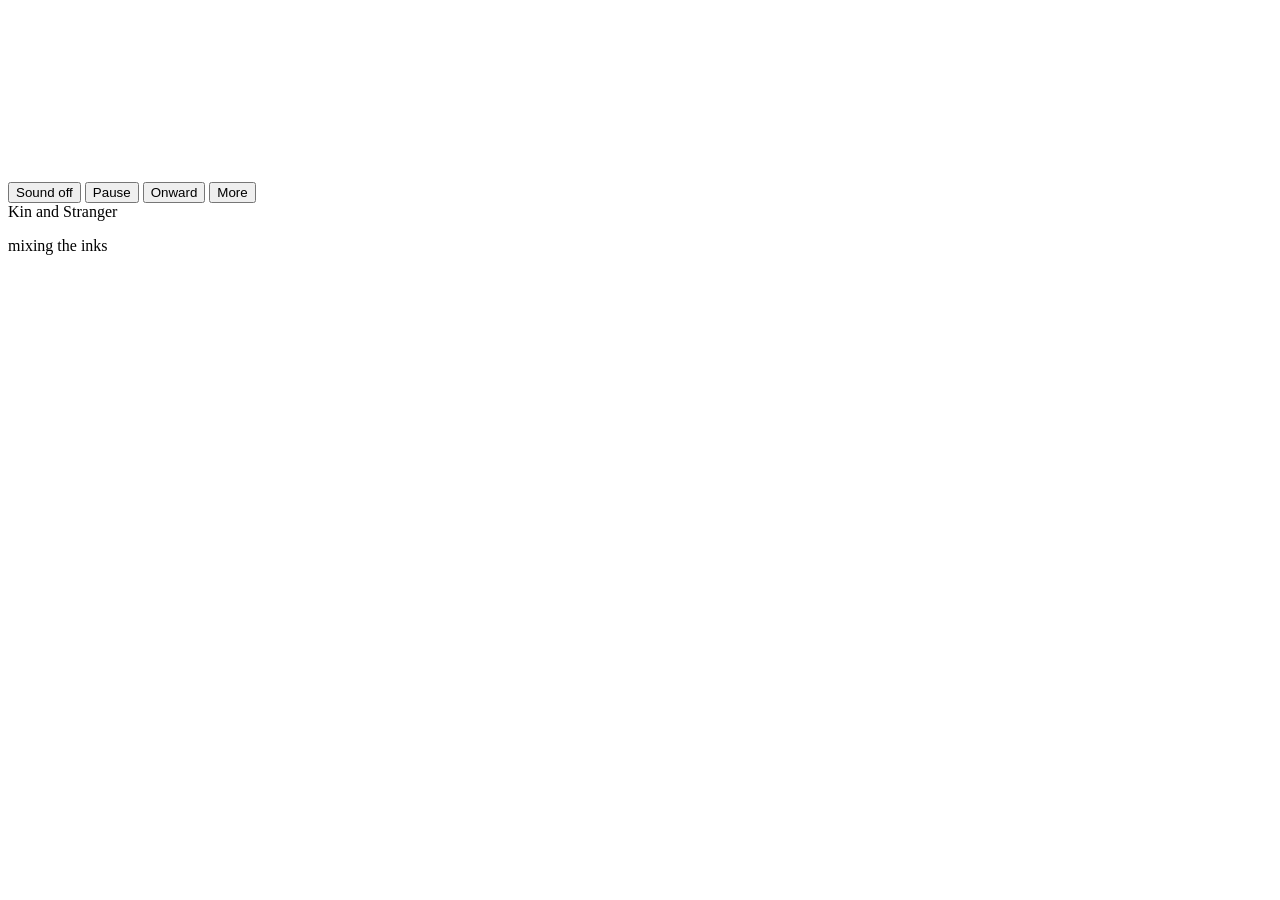
<file: src/shell.html>
<!doctype html>
<html lang="en">
<head>
<meta charset="utf-8">
<meta name="viewport" content="width=device-width, initial-scale=1, viewport-fit=cover">
<title>Kin and Stranger</title>
<meta name="description" content="A slow flight through generated places, printed in eight inks. Every place ends in two doors: one to the same place, changed, and one to somewhere else.">
<meta name="theme-color" content="#101018">
<link rel="icon" href="data:image/svg+xml,%3Csvg xmlns='http://www.w3.org/2000/svg' viewBox='0 0 32 32'%3E%3Crect width='32' height='32' fill='%23f6ead2'/%3E%3Ccircle cx='12' cy='17' r='7' fill='%231d2b5a'/%3E%3Ccircle cx='22' cy='12' r='4.5' fill='%23e23d28'/%3E%3C/svg%3E">
<style>
/*CSS*/
</style>
</head>
<body>
<!-- GENERATED FILE. Edit the sources in src/ and run: node build.mjs -->
<main id="sheet">
  <div id="plate">
    <canvas id="view" aria-label="The place you are flying through"></canvas>
    <div id="toast" role="status" aria-live="polite"></div>
  </div>
  <footer id="foot">
    <section id="caption" aria-live="polite">
      <div id="cap-no"></div>
      <h1 id="cap-name"></h1>
      <p id="cap-line"></p>
      <p id="cap-hint"></p>
    </section>
    <nav id="keys" aria-label="Controls">
      <button id="b-sound" aria-pressed="false" title="Sound (S)">Sound off</button>
      <button id="b-pause" aria-pressed="false" title="Pause (space)">Pause</button>
      <button id="b-next" title="Bring the doors on (N)">Onward</button>
      <button id="b-more" aria-expanded="false" aria-controls="more" title="More (M)">More</button>
      <aside id="more" hidden aria-label="More">
        <h2>The way here</h2>
        <div id="line" role="list"></div>
        <h2>This place</h2>
        <div class="row">
          <button id="b-copy" title="Copy a link to this place (C)">Copy link</button>
          <button id="b-photo" title="Save this plate as a picture (P)">Save plate</button>
          <button id="b-stay" aria-pressed="false" title="Stay in this place: the doors will not open until you say (L)">Stay here</button>
        </div>
        <h2>The picture</h2>
        <div class="row">
          <button id="b-bleed" aria-pressed="false" title="Fill the window with the picture (B)">Full bleed</button>
          <button id="b-gentle" aria-pressed="false" title="A level, unhurried flight (G)">Gentle flight</button>
          <button id="b-full" title="Fullscreen (F)">Fullscreen</button>
        </div>
        <p id="about">Every place ends in two doors. One opens on the same place, changed: at night, flooded, a long time later. The other opens on somewhere else. Look at a door to choose it, or do nothing and be carried.</p>
        <p id="stat" hidden></p>
      </aside>
    </nav>
  </footer>
</main>
<div id="veil">
  <div id="veil-in">
    <div id="veil-title">Kin and Stranger</div>
    <p id="veil-sub">mixing the inks</p>
    <div id="veil-go" hidden>
      <button id="go-sound">Enter with sound</button>
      <button id="go-quiet">Enter quietly</button>
    </div>
    <p id="veil-note" hidden>Every place ends in two doors. One is the same place, changed. The other is somewhere else. Do nothing and you are carried.</p>
  </div>
</div>
<script>
(function () {
/*GLSL*/
/*JS*/
})();
</script>
</body>
</html>
</file>
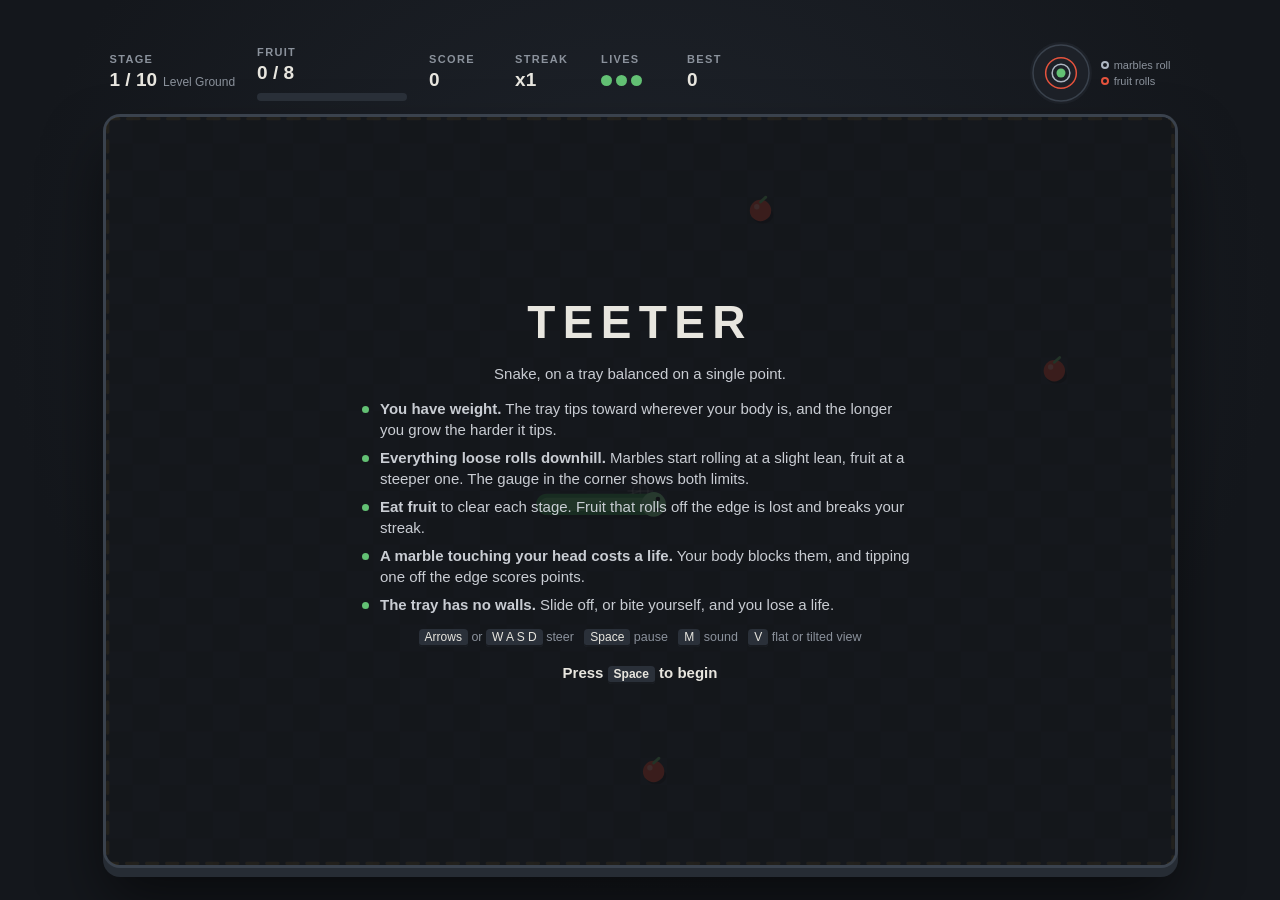
<file: teeter/teeter.html>
<!DOCTYPE html>
<html lang="en">
<head>
<meta charset="utf-8">
<meta name="viewport" content="width=device-width, initial-scale=1">
<title>Teeter</title>
<style>
  :root {
    --bg: #14171c; --panel: #1d2128; --ink: #e8e6df; --dim: #8b929c;
    --fruit: #e5533d; --marble: #aeb7c2; --snake: #63c174; --gold: #e9b949;
  }
  * { box-sizing: border-box; }
  html, body { height: 100%; margin: 0; }
  body {
    background: radial-gradient(ellipse at 50% 35%, #1f242c 0%, var(--bg) 70%);
    color: var(--ink); overflow: hidden; user-select: none; -webkit-user-select: none;
    font: 15px/1.4 -apple-system, BlinkMacSystemFont, "Helvetica Neue", Helvetica, Arial, sans-serif;
    display: flex; flex-direction: column; align-items: center; justify-content: center;
  }
  #hud {
    display: flex; align-items: center; gap: 22px; padding: 6px 4px 12px;
    font-variant-numeric: tabular-nums;
  }
  .stat { display: flex; flex-direction: column; min-width: 64px; }
  .stat b { font-size: 11px; letter-spacing: .12em; color: var(--dim); font-weight: 600; }
  .stat span { font-size: 19px; font-weight: 600; white-space: nowrap; }
  #stageName { font-size: 12px; color: var(--dim); font-weight: 400; margin-left: 6px; }
  #bar { width: 150px; height: 8px; background: #2a3039; border-radius: 4px; overflow: hidden; margin-top: 7px; }
  #barFill { height: 100%; width: 0; background: var(--fruit); border-radius: 4px; transition: width .15s; }
  #lives i { display: inline-block; width: 11px; height: 11px; border-radius: 50%; background: var(--snake); margin-right: 4px; }
  #lives i.gone { background: #333a44; }
  #gauge { display: flex; align-items: center; gap: 8px; margin-left: auto; }
  #gauge small { color: var(--dim); font-size: 11px; line-height: 1.5; }
  #gauge small u { text-decoration: none; display: inline-block; width: 8px; height: 8px; border-radius: 50%; margin-right: 5px; border: 2px solid; }
  #stage { perspective: 1500px; position: relative; }
  #tray {
    position: relative; border-radius: 14px; transform-style: preserve-3d;
    transition: transform .14s linear;
    box-shadow: 0 0 0 3px #3a424d, 0 9px 0 3px #262c34, 0 34px 60px rgba(0,0,0,.55);
  }
  #board { display: block; border-radius: 14px; }
  #overlay {
    position: absolute; inset: 0; display: flex; align-items: center; justify-content: center;
    background: rgba(15,17,21,.80); border-radius: 14px; text-align: center; padding: 20px;
  }
  #overlay.hidden { display: none; }
  #card { max-width: 560px; }
  #card h1 { font-size: 46px; letter-spacing: .16em; margin: 0 0 4px; font-weight: 700; }
  #card h2 { font-size: 28px; margin: 0 0 8px; font-weight: 650; }
  #card p { margin: 9px 0; color: #c9cdd3; }
  #card .rules { text-align: left; margin: 14px auto; padding: 0; list-style: none; }
  #card .rules li { margin: 7px 0; padding-left: 20px; position: relative; color: #c9cdd3; }
  #card .rules li::before { content: ""; position: absolute; left: 2px; top: 8px; width: 7px; height: 7px; border-radius: 50%; background: var(--snake); }
  #card .go { margin-top: 16px; color: var(--ink); font-weight: 600; }
  #card .keys { font-size: 12.5px; color: var(--dim); }
  kbd { font: inherit; font-size: 12px; background: #2a3039; border-radius: 4px; padding: 1px 6px; border-bottom: 2px solid #171a1f; color: var(--ink); }
  #banner {
    position: absolute; left: 0; right: 0; top: 16%; text-align: center; pointer-events: none;
    font-size: 26px; font-weight: 650; letter-spacing: .05em; opacity: 0; transition: opacity .4s;
    text-shadow: 0 2px 12px rgba(0,0,0,.8);
  }
  #banner.show { opacity: 1; }
  #banner small { display: block; font-size: 14px; font-weight: 400; color: #c9cdd3; letter-spacing: 0; }
</style>
</head>
<body>
<div id="hud">
  <div class="stat"><b>STAGE</b><span><span id="stageNum">1</span><span id="stageName"></span></span></div>
  <div class="stat"><b>FRUIT</b><span id="fruitTxt">0 / 5</span><div id="bar"><div id="barFill"></div></div></div>
  <div class="stat"><b>SCORE</b><span id="score">0</span></div>
  <div class="stat"><b>STREAK</b><span id="mult">x1</span></div>
  <div class="stat"><b>LIVES</b><span id="lives"></span></div>
  <div class="stat"><b>BEST</b><span id="best">0</span></div>
  <div id="gauge">
    <canvas id="level" width="64" height="64"></canvas>
    <small><u style="border-color:var(--marble)"></u>marbles roll<br><u style="border-color:var(--fruit)"></u>fruit rolls</small>
  </div>
</div>
<div id="stage">
  <div id="tray">
    <canvas id="board"></canvas>
    <div id="banner"></div>
    <div id="overlay"><div id="card"></div></div>
  </div>
</div>

<script>
"use strict";
/* =====================================================================
   TEETER
   A snake game played on a tray balanced on a single central pivot.
   The snake has weight. The tray tips toward wherever the snake's body
   is, and everything loose on it (fruit, steel marbles) rolls downhill.

   Layout of this file:
     1. CONFIG      tuning numbers
     2. CORE        pure game rules, no DOM (testable headlessly)
     3. RENDER      canvas drawing
     4. AUDIO       tiny synthesized blips
     5. APP         input, overlays, HUD, main loop
   ===================================================================== */

/* ------------------------------ 1. CONFIG ----------------------------- */
const CONFIG = {
  W: 40, H: 28,                 // grid (classic snake boards are roughly 17x15 to 20x20)
  START_LEN: 5,
  GROW_PER_FRUIT: 2,
  LIVES: 3, MAX_LIVES: 5,
  FINAL_STAGE: 10,
  TILT_LERP: 0.2,               // how quickly the tray follows the snake's weight
  MASS_BASE: 0.30, MASS_DIV: 60, MASS_MAX: 1.5,
  LAND_TICKS: 14,               // warning time before a marble lands
  PHYS: {
    //        tilt needed   push   friction  top speed (cells per tick, snake = 1)
    ball:  { thr: 0.10, acc: 0.10, fr: 0.97, vmax: 0.75 },
    fruit: { thr: 0.30, acc: 0.06, fr: 0.95, vmax: 0.45 },
  },
  STAGES: [
    // need = fruit to clear, tick = ms per snake step, balls = max marbles on tray
    { name: "Level Ground",  need: 8,  tick: 125, balls: 0, every: 60, fruit: 3 },
    { name: "First Marble",  need: 10, tick: 120, balls: 1, every: 55, fruit: 3 },
    { name: "A Pair",        need: 12, tick: 115, balls: 2, every: 50, fruit: 3 },
    { name: "Leaning",       need: 14, tick: 110, balls: 3, every: 48, fruit: 3 },
    { name: "Heavy Middle",  need: 15, tick: 105, balls: 3, every: 44, fruit: 3 },
    { name: "Crowded Tray",  need: 16, tick: 100, balls: 4, every: 40, fruit: 4 },
    { name: "Quick Feet",    need: 17, tick: 95,  balls: 5, every: 38, fruit: 4 },
    { name: "Landslide",     need: 18, tick: 90,  balls: 5, every: 34, fruit: 4 },
    { name: "Long Body",     need: 19, tick: 85,  balls: 6, every: 32, fruit: 4 },
    { name: "Tipping Point", need: 21, tick: 80,  balls: 7, every: 30, fruit: 4 },
  ],
  ENDLESS: { name: "Endless", need: 15, tick: 76, balls: 8, every: 28, fruit: 4 },
};
const DIRS = { up: {x:0,y:-1}, down: {x:0,y:1}, left: {x:-1,y:0}, right: {x:1,y:0} };
const OPP  = { up: "down", down: "up", left: "right", right: "left" };

/* ------------------------------- 2. CORE ------------------------------ */
function mulberry32(a) {
  return function () {
    a |= 0; a = a + 0x6D2B79F5 | 0;
    let t = Math.imul(a ^ a >>> 15, 1 | a);
    t = t + Math.imul(t ^ t >>> 7, 61 | t) ^ t;
    return ((t ^ t >>> 14) >>> 0) / 4294967296;
  };
}

function createCore(seed) {
  const { W, H } = CONFIG;
  const rnd = mulberry32(seed >>> 0);
  const idx = (x, y) => y * W + x;
  const S = {
    W, H,
    snake: [], occ: new Uint8Array(W * H), objAt: new Array(W * H).fill(null),
    objs: [], landing: [],
    dir: "right", queue: [], grow: 0, prevTail: null,
    tilt: { x: 0, y: 0 }, com: { x: (W - 1) / 2, y: (H - 1) / 2 },
    stage: 1, stageFruit: 0, totalFruit: 0, score: 0, streak: 0,
    lives: CONFIG.LIVES, tick: 0, spilled: 0, dumped: 0,
    status: "ready",            // ready | playing | dead | over | won
    deathReason: "", endless: false,
    ballTimer: 0, fruitTimer: 0, nextId: 1,
    events: [],                 // drained by the UI for sound and popups
  };

  const stageCfg = () => CONFIG.STAGES[S.stage - 1] || CONFIG.ENDLESS;
  const mult = () => 1 + Math.min(4, Math.floor(S.streak / 4));
  const emit = (type, data) => S.events.push(Object.assign({ type }, data));

  function removeObj(o) {
    o.dead = true;
    S.objAt[idx(o.x, o.y)] = null;
    const i = S.objs.indexOf(o);
    if (i >= 0) S.objs.splice(i, 1);
  }
  function addObj(type, x, y) {
    const o = { id: S.nextId++, type, x, y, vx: 0, vy: 0, ax: 0, ay: 0, dead: false };
    S.objs.push(o); S.objAt[idx(x, y)] = o;
    return o;
  }

  function placeSnake(len) {
    for (const s of S.snake) S.occ[idx(s.x, s.y)] = 0;
    S.snake = [];
    const cx = Math.floor(W / 2), cy = Math.floor(H / 2);
    for (let i = 0; i < CONFIG.START_LEN; i++) {
      const x = cx - i, n = idx(x, cy);
      if (S.objAt[n]) removeObj(S.objAt[n]);
      S.snake.push({ x, y: cy }); S.occ[n] = 1;
    }
    S.grow = Math.max(0, len - CONFIG.START_LEN);
    S.dir = "right"; S.queue = []; S.prevTail = null;
    S.tilt.x = 0; S.tilt.y = 0;
    computeCom();
  }

  function computeCom() {
    let sx = 0, sy = 0;
    for (const s of S.snake) { sx += s.x; sy += s.y; }
    const n = S.snake.length;
    S.com.x = sx / n; S.com.y = sy / n;
    const hx = (W - 1) / 2, hy = (H - 1) / 2;
    // Torque: how far the body's centre sits from the pivot, scaled by how heavy the body is.
    const mass = Math.min(CONFIG.MASS_MAX, CONFIG.MASS_BASE + n / CONFIG.MASS_DIV);
    let tx = (S.com.x - hx) / hx * mass, ty = (S.com.y - hy) / hy * mass;
    const m = Math.hypot(tx, ty);
    if (m > 1) { tx /= m; ty /= m; }
    return { x: tx, y: ty };
  }

  function die(reason) {
    S.lives--; S.streak = 0; S.deathReason = reason;
    S.status = S.lives > 0 ? "dead" : "over";
    emit("die", { reason });
  }

  function eat(o) {
    const x = o.x, y = o.y;
    removeObj(o);
    S.grow += CONFIG.GROW_PER_FRUIT;
    S.streak++; S.stageFruit++; S.totalFruit++;
    const pts = 10 * mult();
    S.score += pts;
    emit("eat", { x, y, pts });
  }

  // Try to roll an object one cell. Returns "moved", "blocked" or "gone".
  function tryStep(o, dx, dy) {
    const nx = o.x + dx, ny = o.y + dy;
    if (nx < 0 || ny < 0 || nx >= W || ny >= H) {
      const x = o.x, y = o.y;
      removeObj(o);
      if (o.type === "fruit") { S.spilled++; S.streak = 0; emit("spill", { x, y }); }
      else { S.dumped++; const pts = 15 * mult(); S.score += pts; emit("dump", { x, y, pts }); }
      return "gone";
    }
    const n = idx(nx, ny);
    if (S.occ[n]) {
      const h = S.snake[0];
      if (h.x === nx && h.y === ny) {            // rolled into the snake's mouth
        if (o.type === "fruit") { eat(o); return "gone"; }
        removeObj(o); die("ball"); return "gone";
      }
      return "blocked";                          // the body is a wall
    }
    if (S.objAt[n]) return "blocked";
    S.objAt[idx(o.x, o.y)] = null;
    o.x = nx; o.y = ny; S.objAt[n] = o;
    return "moved";
  }

  function moveObjects() {
    const tx = S.tilt.x, ty = S.tilt.y, mag = Math.hypot(tx, ty);
    // Downhill-most objects go first so a row of them rolls together instead of jamming.
    const order = S.objs.slice().sort((a, b) => (b.x * tx + b.y * ty) - (a.x * tx + a.y * ty));
    for (const o of order) {
      if (o.dead) continue;
      const P = CONFIG.PHYS[o.type];
      if (mag > P.thr) {
        const a = P.acc * (mag - P.thr) / (1 - P.thr);
        o.vx = (o.vx + tx / mag * a) * P.fr;
        o.vy = (o.vy + ty / mag * a) * P.fr;
      } else {
        o.vx *= 0.6; o.vy *= 0.6; o.ax *= 0.8; o.ay *= 0.8;
        if (Math.abs(o.vx) < 0.02) o.vx = 0;
        if (Math.abs(o.vy) < 0.02) o.vy = 0;
      }
      const sp = Math.hypot(o.vx, o.vy);
      if (sp > P.vmax) { o.vx *= P.vmax / sp; o.vy *= P.vmax / sp; }
      // ax, ay are the sub-cell offset in (-0.5, 0.5]; crossing half a cell means changing cell.
      o.ax += o.vx;
      if (Math.abs(o.ax) > 0.5) {
        const s = Math.sign(o.ax), r = tryStep(o, s, 0);
        if (r === "gone") { if (S.status !== "playing") return; continue; }
        if (r === "moved") o.ax -= s; else { o.ax = 0; o.vx = 0; }
      }
      o.ay += o.vy;
      if (Math.abs(o.ay) > 0.5) {
        const s = Math.sign(o.ay), r = tryStep(o, 0, s);
        if (r === "gone") { if (S.status !== "playing") return; continue; }
        if (r === "moved") o.ay -= s; else { o.ay = 0; o.vy = 0; }
      }
    }
  }

  function freeCell(margin, minHeadDist) {
    const h = S.snake[0];
    const ok = (x, y) => {
      const n = idx(x, y);
      if (S.occ[n] || S.objAt[n]) return false;
      if (Math.abs(x - h.x) + Math.abs(y - h.y) < minHeadDist) return false;
      for (const l of S.landing) if (l.x === x && l.y === y) return false;
      return true;
    };
    for (let i = 0; i < 80; i++) {
      const x = margin + Math.floor(rnd() * (W - 2 * margin));
      const y = margin + Math.floor(rnd() * (H - 2 * margin));
      if (ok(x, y)) return { x, y };
    }
    // Crowded board: fall back to an exhaustive scan from a random offset.
    const start = Math.floor(rnd() * W * H);
    for (let k = 0; k < W * H; k++) {
      const n = (start + k) % (W * H), x = n % W, y = (n / W) | 0;
      if (x < 1 || y < 1 || x >= W - 1 || y >= H - 1) continue;
      if (ok(x, y)) return { x, y };
    }
    return null;
  }

  function spawns() {
    const cfg = stageCfg();
    let fruit = 0, balls = 0;
    for (const o of S.objs) o.type === "fruit" ? fruit++ : balls++;
    if (fruit < cfg.fruit) {
      if (--S.fruitTimer <= 0) {
        const c = freeCell(3, 5);
        if (c) { addObj("fruit", c.x, c.y); emit("fruit", c); }
        S.fruitTimer = 4;
      }
    }
    for (let i = S.landing.length - 1; i >= 0; i--) {
      const l = S.landing[i];
      if (--l.t > 0) continue;
      const n = idx(l.x, l.y);
      if (S.occ[n] || S.objAt[n]) { l.t = 3; continue; }   // wait for the cell to clear
      S.landing.splice(i, 1);
      addObj("ball", l.x, l.y); emit("land", { x: l.x, y: l.y });
    }
    if (balls + S.landing.length < cfg.balls) {
      if (--S.ballTimer <= 0) {
        const c = freeCell(2, 8);
        if (c) S.landing.push({ x: c.x, y: c.y, t: CONFIG.LAND_TICKS });
        S.ballTimer = cfg.every;
      }
    }
  }

  function checkStage() {
    if (S.stageFruit < stageCfg().need) return;
    S.score += 100 * S.stage;
    const cleared = S.stage;
    S.stage++; S.stageFruit = 0;
    let life = false;
    if (cleared % 3 === 0 && S.lives < CONFIG.MAX_LIVES) { S.lives++; life = true; }
    if (cleared === CONFIG.FINAL_STAGE && !S.endless) { S.status = "won"; emit("win", {}); return; }
    S.ballTimer = Math.min(S.ballTimer, 12);
    emit("stage", { stage: S.stage, life });
  }

  function step() {
    if (S.status !== "playing") return;
    S.tick++;
    if (S.queue.length) S.dir = S.queue.shift();
    const d = DIRS[S.dir], head = S.snake[0];
    const nx = head.x + d.x, ny = head.y + d.y;
    if (nx < 0 || ny < 0 || nx >= W || ny >= H) return die("edge");
    if (S.grow > 0) { S.grow--; S.prevTail = null; }
    else { const t = S.snake.pop(); S.occ[idx(t.x, t.y)] = 0; S.prevTail = t; }
    const n = idx(nx, ny);
    if (S.occ[n]) return die("self");
    const o = S.objAt[n];
    if (o) { if (o.type === "ball") return die("ball"); eat(o); }
    S.snake.unshift({ x: nx, y: ny }); S.occ[n] = 1;
    const target = computeCom();
    S.tilt.x += (target.x - S.tilt.x) * CONFIG.TILT_LERP;
    S.tilt.y += (target.y - S.tilt.y) * CONFIG.TILT_LERP;
    moveObjects();
    if (S.status !== "playing") return;
    spawns();
    checkStage();
  }

  function input(name) {
    if (!DIRS[name]) return false;
    if (S.status === "ready") {
      // The waiting snake is a straight five-cell line, so it can safely face either way.
      if (name === OPP[S.dir] && S.snake.length === CONFIG.START_LEN) { S.snake.reverse(); S.dir = name; }
      else if (name !== OPP[S.dir]) S.dir = name;
      S.status = "playing";
      return true;
    }
    if (S.status !== "playing") return false;
    const last = S.queue.length ? S.queue[S.queue.length - 1] : S.dir;
    if (name === last || name === OPP[last] || S.queue.length >= 3) return false;
    S.queue.push(name);
    return true;
  }

  function respawn() {
    if (S.status !== "dead") return;
    for (const o of S.objs.slice()) if (o.type === "ball") removeObj(o); else { o.vx = o.vy = o.ax = o.ay = 0; }
    S.landing = [];
    const keep = Math.max(CONFIG.START_LEN, Math.floor((S.snake.length + S.grow) / 2));
    placeSnake(keep);
    S.ballTimer = stageCfg().every;
    S.status = "ready";
  }

  function continueEndless() {
    if (S.status !== "won") return;
    S.endless = true; S.status = "playing";
    emit("stage", { stage: S.stage, life: false });
  }

  placeSnake(CONFIG.START_LEN);
  S.ballTimer = 20;
  for (let i = 0; i < stageCfg().fruit; i++) { const c = freeCell(3, 5); if (c) addObj("fruit", c.x, c.y); }

  return { S, step, input, respawn, continueEndless, stageCfg, mult };
}

/* ------------------------------ 3. RENDER ----------------------------- */
const CELL = 24;
const board = document.getElementById("board");
const ctx = board.getContext("2d");
const levelCv = document.getElementById("level");
const lctx = levelCv.getContext("2d");
const trayEl = document.getElementById("tray");
let viewScale = 1, view3d = !(window.matchMedia && matchMedia("(prefers-reduced-motion: reduce)").matches);
const shown = new Map();        // object id -> smoothed on-screen position
let popups = [];                // floating score text
let shake = 0;

function fitCanvas() {
  const bw = CONFIG.W * CELL, bh = CONFIG.H * CELL;
  const hud = document.getElementById("hud").offsetHeight;
  viewScale = Math.max(0.3, Math.min((innerWidth - 70) / bw, (innerHeight - hud - 70) / bh, 1.6));
  const dpr = window.devicePixelRatio || 1;
  board.style.width = Math.round(bw * viewScale) + "px";
  board.style.height = Math.round(bh * viewScale) + "px";
  board.width = Math.round(bw * viewScale * dpr);
  board.height = Math.round(bh * viewScale * dpr);
  document.getElementById("hud").style.width = board.style.width;
  levelCv.width = levelCv.height = 64 * dpr;
  levelCv.style.width = levelCv.style.height = "64px";
}

function drawBoard(core, f, now) {
  const S = core.S, dpr = window.devicePixelRatio || 1, k = viewScale * dpr;
  ctx.setTransform(k, 0, 0, k, 0, 0);
  const bw = S.W * CELL, bh = S.H * CELL;
  if (shake > 0.2) { ctx.translate((Math.random() - .5) * shake, (Math.random() - .5) * shake); shake *= 0.85; }

  // Tray surface, shaded so the low (heavy) side reads darker.
  const g = ctx.createLinearGradient(bw / 2 - S.tilt.x * bw / 2, bh / 2 - S.tilt.y * bh / 2,
                                     bw / 2 + S.tilt.x * bw / 2 + 0.01, bh / 2 + S.tilt.y * bh / 2 + 0.01);
  g.addColorStop(0, "#333b46"); g.addColorStop(1, "#232830");
  ctx.fillStyle = Math.hypot(S.tilt.x, S.tilt.y) > 0.02 ? g : "#2b323b";
  ctx.fillRect(-20, -20, bw + 40, bh + 40);
  ctx.fillStyle = "rgba(255,255,255,.028)";
  for (let y = 0; y < S.H; y++) for (let x = (y & 1); x < S.W; x += 2) ctx.fillRect(x * CELL, y * CELL, CELL, CELL);
  // Danger rim: nothing stops you (or anything else) at the edge.
  ctx.strokeStyle = "rgba(233,185,73,.35)"; ctx.lineWidth = 3; ctx.setLineDash([10, 8]);
  ctx.strokeRect(1.5, 1.5, bw - 3, bh - 3); ctx.setLineDash([]);

  // Pivot and centre of mass.
  const px = bw / 2, py = bh / 2;
  const cx = (S.com.x + .5) * CELL, cy = (S.com.y + .5) * CELL;
  ctx.strokeStyle = "rgba(255,255,255,.22)"; ctx.lineWidth = 1.5;
  ctx.beginPath(); ctx.moveTo(px, py); ctx.lineTo(cx, cy); ctx.stroke();
  ctx.beginPath(); ctx.arc(px, py, 7, 0, 7); ctx.stroke();
  ctx.beginPath(); ctx.moveTo(px - 11, py); ctx.lineTo(px + 11, py); ctx.moveTo(px, py - 11); ctx.lineTo(px, py + 11); ctx.stroke();
  ctx.fillStyle = "rgba(255,255,255,.55)";
  ctx.beginPath(); ctx.moveTo(cx, cy - 6); ctx.lineTo(cx + 6, cy); ctx.lineTo(cx, cy + 6); ctx.lineTo(cx - 6, cy); ctx.fill();

  // Marble landing warnings.
  for (const l of S.landing) {
    const x = (l.x + .5) * CELL, y = (l.y + .5) * CELL, p = Math.max(0, l.t) / CONFIG.LAND_TICKS;
    ctx.strokeStyle = "rgba(233,185,73,.9)"; ctx.lineWidth = 2;
    ctx.beginPath(); ctx.arc(x, y, CELL * (.35 + p * .9), 0, 7); ctx.stroke();
    ctx.fillStyle = "rgba(233,185,73," + (.25 + .25 * Math.sin(now / 60)) + ")";
    ctx.beginPath(); ctx.arc(x, y, CELL * .3, 0, 7); ctx.fill();
  }

  // Rolling things, eased toward their true position so cell changes look like rolling.
  const live = new Set();
  for (const o of S.objs) {
    live.add(o.id);
    const tx = (o.x + o.ax + .5) * CELL, ty = (o.y + o.ay + .5) * CELL;
    let p = shown.get(o.id);
    if (!p) { p = { x: tx, y: ty, born: now }; shown.set(o.id, p); }
    p.x += (tx - p.x) * 0.3; p.y += (ty - p.y) * 0.3;
    const pop = Math.min(1, (now - p.born) / 180), r = CELL * 0.4 * pop;
    ctx.fillStyle = "rgba(0,0,0,.3)";
    ctx.beginPath(); ctx.ellipse(p.x + 2 + S.tilt.x * 3, p.y + 4 + S.tilt.y * 3, r, r * .8, 0, 0, 7); ctx.fill();
    if (o.type === "fruit") {
      ctx.fillStyle = "#e5533d"; ctx.beginPath(); ctx.arc(p.x, p.y, r, 0, 7); ctx.fill();
      ctx.fillStyle = "rgba(255,255,255,.35)"; ctx.beginPath(); ctx.arc(p.x - r * .35, p.y - r * .35, r * .25, 0, 7); ctx.fill();
      ctx.strokeStyle = "#6fbf73"; ctx.lineWidth = 2.5; ctx.lineCap = "round";
      ctx.beginPath(); ctx.moveTo(p.x, p.y - r * .8); ctx.lineTo(p.x + r * .5, p.y - r * 1.25); ctx.stroke();
    } else {
      const mg = ctx.createRadialGradient(p.x - r * .4, p.y - r * .4, r * .1, p.x, p.y, r * 1.1);
      mg.addColorStop(0, "#f2f5f8"); mg.addColorStop(.5, "#aeb7c2"); mg.addColorStop(1, "#59626e");
      ctx.fillStyle = mg; ctx.beginPath(); ctx.arc(p.x, p.y, r * 1.08, 0, 7); ctx.fill();
    }
  }
  for (const id of shown.keys()) if (!live.has(id)) shown.delete(id);

  // Snake: one thick rounded line through the cell centres, head and tail tip interpolated.
  const sn = S.snake, moving = S.status === "playing" && sn.length > 1 && S.tick > 0;
  const t = moving ? f : 1, c = (v) => (v + .5) * CELL;
  const pts = [];
  if (sn.length > 1) pts.push([c(sn[1].x + (sn[0].x - sn[1].x) * t), c(sn[1].y + (sn[0].y - sn[1].y) * t)]);
  else pts.push([c(sn[0].x), c(sn[0].y)]);
  for (let i = 1; i < sn.length; i++) pts.push([c(sn[i].x), c(sn[i].y)]);
  const last = sn[sn.length - 1];
  if (S.prevTail && moving) pts.push([c(S.prevTail.x + (last.x - S.prevTail.x) * t), c(S.prevTail.y + (last.y - S.prevTail.y) * t)]);
  const dead = S.status === "dead" || S.status === "over";
  const path = () => { ctx.beginPath(); ctx.moveTo(pts[0][0], pts[0][1]); for (let i = 1; i < pts.length; i++) ctx.lineTo(pts[i][0], pts[i][1]); };
  ctx.lineCap = "round"; ctx.lineJoin = "round";
  ctx.strokeStyle = "rgba(0,0,0,.28)"; ctx.lineWidth = CELL * .8;
  ctx.save(); ctx.translate(2 + S.tilt.x * 3, 4 + S.tilt.y * 3); path(); ctx.stroke(); ctx.restore();
  ctx.strokeStyle = dead ? "#7d8792" : "#3f9d57"; ctx.lineWidth = CELL * .8; path(); ctx.stroke();
  ctx.strokeStyle = dead ? "#9aa3ad" : "#63c174"; ctx.lineWidth = CELL * .5; path(); ctx.stroke();
  // Head.
  const hx = pts[0][0], hy = pts[0][1], d = DIRS[S.dir];
  ctx.fillStyle = dead ? "#aab2bb" : "#86d994";
  ctx.beginPath(); ctx.arc(hx, hy, CELL * .46, 0, 7); ctx.fill();
  ctx.fillStyle = "#14171c";
  for (const s of [-1, 1]) {
    ctx.beginPath();
    ctx.arc(hx + d.x * CELL * .16 + -d.y * s * CELL * .2, hy + d.y * CELL * .16 + d.x * s * CELL * .2, CELL * .085, 0, 7);
    ctx.fill();
  }

  // Popups.
  ctx.textAlign = "center"; ctx.font = "600 14px -apple-system, Helvetica, Arial, sans-serif";
  popups = popups.filter(p => now - p.t0 < 900);
  for (const p of popups) {
    const a = (now - p.t0) / 900;
    ctx.globalAlpha = 1 - a; ctx.fillStyle = p.color;
    ctx.fillText(p.text, Math.max(40, Math.min(bw - 40, (p.x + .5) * CELL)), Math.max(18, (p.y + .5) * CELL - 10 - a * 26));
  }
  ctx.globalAlpha = 1;

  if (S.status === "ready" && started && !paused) {
    ctx.fillStyle = "rgba(232,230,223,.9)"; ctx.font = "600 17px -apple-system, Helvetica, Arial, sans-serif";
    ctx.fillText("Press an arrow key to start moving", bw / 2, bh / 2 + 62);
  }
}

function drawLevel(core) {
  const dpr = window.devicePixelRatio || 1, S = core.S, R = 28;
  lctx.setTransform(dpr, 0, 0, dpr, 0, 0);
  lctx.clearRect(0, 0, 64, 64);
  lctx.fillStyle = "#1d2128"; lctx.beginPath(); lctx.arc(32, 32, R + 3, 0, 7); lctx.fill();
  lctx.lineWidth = 1.5;
  lctx.strokeStyle = "#aeb7c2"; lctx.beginPath(); lctx.arc(32, 32, R * Math.sqrt(CONFIG.PHYS.ball.thr), 0, 7); lctx.stroke();
  lctx.strokeStyle = "#e5533d"; lctx.beginPath(); lctx.arc(32, 32, R * Math.sqrt(CONFIG.PHYS.fruit.thr), 0, 7); lctx.stroke();
  lctx.strokeStyle = "#3a424d"; lctx.beginPath(); lctx.arc(32, 32, R, 0, 7); lctx.stroke();
  const m = Math.hypot(S.tilt.x, S.tilt.y);
  lctx.fillStyle = m > CONFIG.PHYS.fruit.thr ? "#e5533d" : m > CONFIG.PHYS.ball.thr ? "#e9b949" : "#63c174";
  const gs = m > 1e-6 ? Math.sqrt(Math.min(1, m)) / m : 0;   // square-root scale keeps the small rings readable
  lctx.beginPath(); lctx.arc(32 + S.tilt.x * gs * R, 32 + S.tilt.y * gs * R, 4.5, 0, 7); lctx.fill();
}

/* ------------------------------- 4. AUDIO ----------------------------- */
let actx = null, muted = false;
function blip(freq, dur, type, vol, slide) {
  if (muted) return;
  try {
    if (!actx) { const AC = window.AudioContext || window.webkitAudioContext; if (!AC) return; actx = new AC(); }
    if (actx.state === "suspended") actx.resume();
    const o = actx.createOscillator(), g = actx.createGain(), t = actx.currentTime;
    o.type = type || "sine"; o.frequency.setValueAtTime(freq, t);
    if (slide) o.frequency.exponentialRampToValueAtTime(slide, t + dur);
    g.gain.setValueAtTime(vol || 0.08, t); g.gain.exponentialRampToValueAtTime(0.0001, t + dur);
    o.connect(g); g.connect(actx.destination); o.start(t); o.stop(t + dur + 0.02);
  } catch (e) { /* sound is optional */ }
}

/* -------------------------------- 5. APP ------------------------------ */
const $ = (id) => document.getElementById(id);
const overlay = $("overlay"), card = $("card"), banner = $("banner");
let core = null, paused = false, started = false, acc = 0, lastT = 0, best = 0, lockUntil = 0, bannerTimer = 0;
try { best = parseInt(localStorage.getItem("teeter.best"), 10) || 0; } catch (e) {}

const REASONS = { edge: "You slid off the edge of the tray.", self: "You ran into your own body.", ball: "A marble hit your head." };

function show(html) { card.innerHTML = html; overlay.classList.remove("hidden"); }
function hide() { overlay.classList.add("hidden"); }
function flashBanner(html, ms) {
  banner.innerHTML = html; banner.classList.add("show");
  clearTimeout(bannerTimer); bannerTimer = setTimeout(() => banner.classList.remove("show"), ms || 2200);
}

function titleScreen() {
  show(`<h1>TEETER</h1>
    <p>Snake, on a tray balanced on a single point.</p>
    <ul class="rules">
      <li><b>You have weight.</b> The tray tips toward wherever your body is, and the longer you grow the harder it tips.</li>
      <li><b>Everything loose rolls downhill.</b> Marbles start rolling at a slight lean, fruit at a steeper one. The gauge in the corner shows both limits.</li>
      <li><b>Eat fruit</b> to clear each stage. Fruit that rolls off the edge is lost and breaks your streak.</li>
      <li><b>A marble touching your head costs a life.</b> Your body blocks them, and tipping one off the edge scores points.</li>
      <li><b>The tray has no walls.</b> Slide off, or bite yourself, and you lose a life.</li>
    </ul>
    <p class="keys"><kbd>Arrows</kbd> or <kbd>W A S D</kbd> steer &nbsp; <kbd>Space</kbd> pause &nbsp; <kbd>M</kbd> sound &nbsp; <kbd>V</kbd> flat or tilted view</p>
    <p class="go">Press <kbd>Space</kbd> to begin</p>`);
}

function newGame() {
  core = createCore((Date.now() ^ (Math.random() * 1e9)) >>> 0);
  shown.clear(); popups = []; paused = false; started = true; acc = 0;
  hide(); updateHud();
  flashBanner(`Stage 1<small>${CONFIG.STAGES[0].name}</small>`);
}

function updateHud() {
  const S = core.S, cfg = core.stageCfg();
  $("stageNum").textContent = S.stage > CONFIG.FINAL_STAGE ? S.stage : S.stage + " / " + CONFIG.FINAL_STAGE;
  $("stageName").textContent = cfg.name;
  $("fruitTxt").textContent = Math.min(S.stageFruit, cfg.need) + " / " + cfg.need;
  $("barFill").style.width = Math.min(100, 100 * S.stageFruit / cfg.need) + "%";
  $("score").textContent = S.score;
  $("mult").textContent = "x" + core.mult();
  if (S.score > best) { best = S.score; try { localStorage.setItem("teeter.best", String(best)); } catch (e) {} }
  $("best").textContent = best;
  let h = "";
  for (let i = 0; i < Math.max(CONFIG.LIVES, S.lives); i++) h += `<i class="${i < S.lives ? "" : "gone"}"></i>`;
  if ($("lives").innerHTML !== h) $("lives").innerHTML = h;
}

function handleEvents() {
  const S = core.S, now = performance.now();
  for (const e of S.events) {
    if (e.type === "eat") { blip(520 + 40 * core.mult(), .09, "triangle", .09, 880); popups.push({ x: e.x, y: e.y, text: "+" + e.pts, color: "#ffd9d2", t0: now }); }
    else if (e.type === "spill") { blip(300, .25, "sine", .07, 90); popups.push({ x: e.x, y: e.y, text: "fruit lost", color: "#e5533d", t0: now }); }
    else if (e.type === "dump") { blip(160, .18, "square", .05, 60); popups.push({ x: e.x, y: e.y, text: "marble out +" + e.pts, color: "#e9b949", t0: now }); }
    else if (e.type === "land") { blip(110, .1, "sine", .09); }
    else if (e.type === "stage") {
      blip(660, .12, "triangle", .08); setTimeout(() => blip(880, .18, "triangle", .08), 110);
      flashBanner(`Stage ${e.stage}<small>${core.stageCfg().name}${e.life ? " &nbsp;·&nbsp; extra life" : ""}</small>`);
    }
    else if (e.type === "die") {
      blip(220, .5, "sawtooth", .08, 50); shake = 14; lockUntil = now + 650;
      if (S.status === "over") {
        show(`<h2>Game over</h2><p>${REASONS[e.reason]}</p>
          <p>Reached stage ${S.stage} with ${S.totalFruit} fruit eaten, ${S.dumped} marbles tipped out, ${S.spilled} fruit lost.</p>
          <p>Score <b>${S.score}</b> &nbsp; Best <b>${Math.max(best, S.score)}</b></p>
          <p class="go">Press <kbd>Space</kbd> to play again</p>`);
      } else {
        show(`<h2>Life lost</h2><p>${REASONS[e.reason]}</p>
          <p>${S.lives} ${S.lives === 1 ? "life" : "lives"} left. You come back at half your length, and the marbles are cleared.</p>
          <p class="go">Press <kbd>Space</kbd> to continue</p>`);
      }
    }
    else if (e.type === "win") {
      blip(523, .15, "triangle", .09); setTimeout(() => blip(659, .15, "triangle", .09), 140); setTimeout(() => blip(784, .3, "triangle", .09), 280);
      lockUntil = now + 650;
      show(`<h2>You kept your balance</h2><p>All ${CONFIG.FINAL_STAGE} stages cleared.</p>
        <p>${S.totalFruit} fruit eaten, ${S.dumped} marbles tipped out, ${S.spilled} fruit lost.</p>
        <p>Score <b>${S.score}</b> &nbsp; Best <b>${Math.max(best, S.score)}</b></p>
        <p class="go">Press <kbd>E</kbd> to keep going in endless mode, or <kbd>Space</kbd> for a new game</p>`);
    }
  }
  S.events.length = 0;
}

function setPaused(p) {
  if (!started || !core || (core.S.status !== "playing" && core.S.status !== "ready")) return;
  paused = p;
  if (p) show(`<h2>Paused</h2><p class="go">Press <kbd>Space</kbd> to resume</p><p class="keys"><kbd>R</kbd> restart from stage 1</p>`);
  else { hide(); acc = 0; }
}

function primary() {                               // Space, Enter or a click
  const now = performance.now();
  if (!started) return newGame();
  if (now < lockUntil) return;
  const st = core.S.status;
  if (st === "over" || st === "won") return newGame();
  if (st === "dead") { core.respawn(); shown.clear(); hide(); acc = 0; updateHud(); return; }
  setPaused(!paused);
}

const KEYMAP = { ArrowUp: "up", ArrowDown: "down", ArrowLeft: "left", ArrowRight: "right",
                 KeyW: "up", KeyS: "down", KeyA: "left", KeyD: "right" };
addEventListener("keydown", (e) => {
  if (e.metaKey || e.ctrlKey || e.altKey) return;
  const dir = KEYMAP[e.code];
  if (dir || e.code === "Space") e.preventDefault();
  if (e.repeat) return;
  if (dir) {
    if (!started || paused) return;
    const st = core.S.status;
    if (st === "dead" && performance.now() >= lockUntil) { primary(); return; }
    if (st === "ready") acc = 0;
    core.input(dir);
    return;
  }
  switch (e.code) {
    case "Space": case "Enter": primary(); break;
    case "KeyP": case "Escape": if (started) setPaused(!paused); break;
    case "KeyM": muted = !muted; flashBanner(muted ? "Sound off" : "Sound on", 900); break;
    case "KeyV": view3d = !view3d; flashBanner(view3d ? "Tilted view" : "Flat view", 900); break;
    case "KeyR": if (started && (paused || core.S.status === "over" || core.S.status === "won")) newGame(); break;
    case "KeyE": if (started && core.S.status === "won" && performance.now() >= lockUntil) { core.continueEndless(); hide(); acc = 0; handleEvents(); updateHud(); } break;
  }
});
overlay.addEventListener("click", primary);
addEventListener("blur", () => { if (started && !paused && core.S.status === "playing") setPaused(true); });
document.addEventListener("visibilitychange", () => { if (document.hidden && started && !paused && core.S.status === "playing") setPaused(true); });
addEventListener("resize", fitCanvas);

function frame(now) {
  requestAnimationFrame(frame);
  const dt = Math.min(250, now - lastT); lastT = now;
  if (!core) return;
  const S = core.S;
  let f = 1;
  if (!paused && S.status === "playing") {
    const tickMs = core.stageCfg().tick;
    acc += dt;
    let guard = 0;
    while (acc >= tickMs && S.status === "playing" && guard++ < 5) {
      acc -= tickMs; core.step();
      if (S.events.length) handleEvents();
      updateHud();
    }
    if (guard >= 5) acc = 0;
    f = Math.min(1, acc / tickMs);
  }
  const deg = view3d ? 8 : 0;
  trayEl.style.transform = `rotateX(${(-S.tilt.y * deg).toFixed(2)}deg) rotateY(${(S.tilt.x * deg).toFixed(2)}deg)`;
  drawBoard(core, f, now);
  drawLevel(core);
}

// Boot: show a live board behind the title card.
fitCanvas();
core = createCore(1);
updateHud();
titleScreen();
requestAnimationFrame((t) => { lastT = t; frame(t); });

// Hooks for automated tests; not used by the game itself.
window.TEETER = { CONFIG, DIRS, OPP, createCore, get core() { return core; }, get paused() { return paused; }, get started() { return started; } };
</script>
</body>
</html>
</file>
